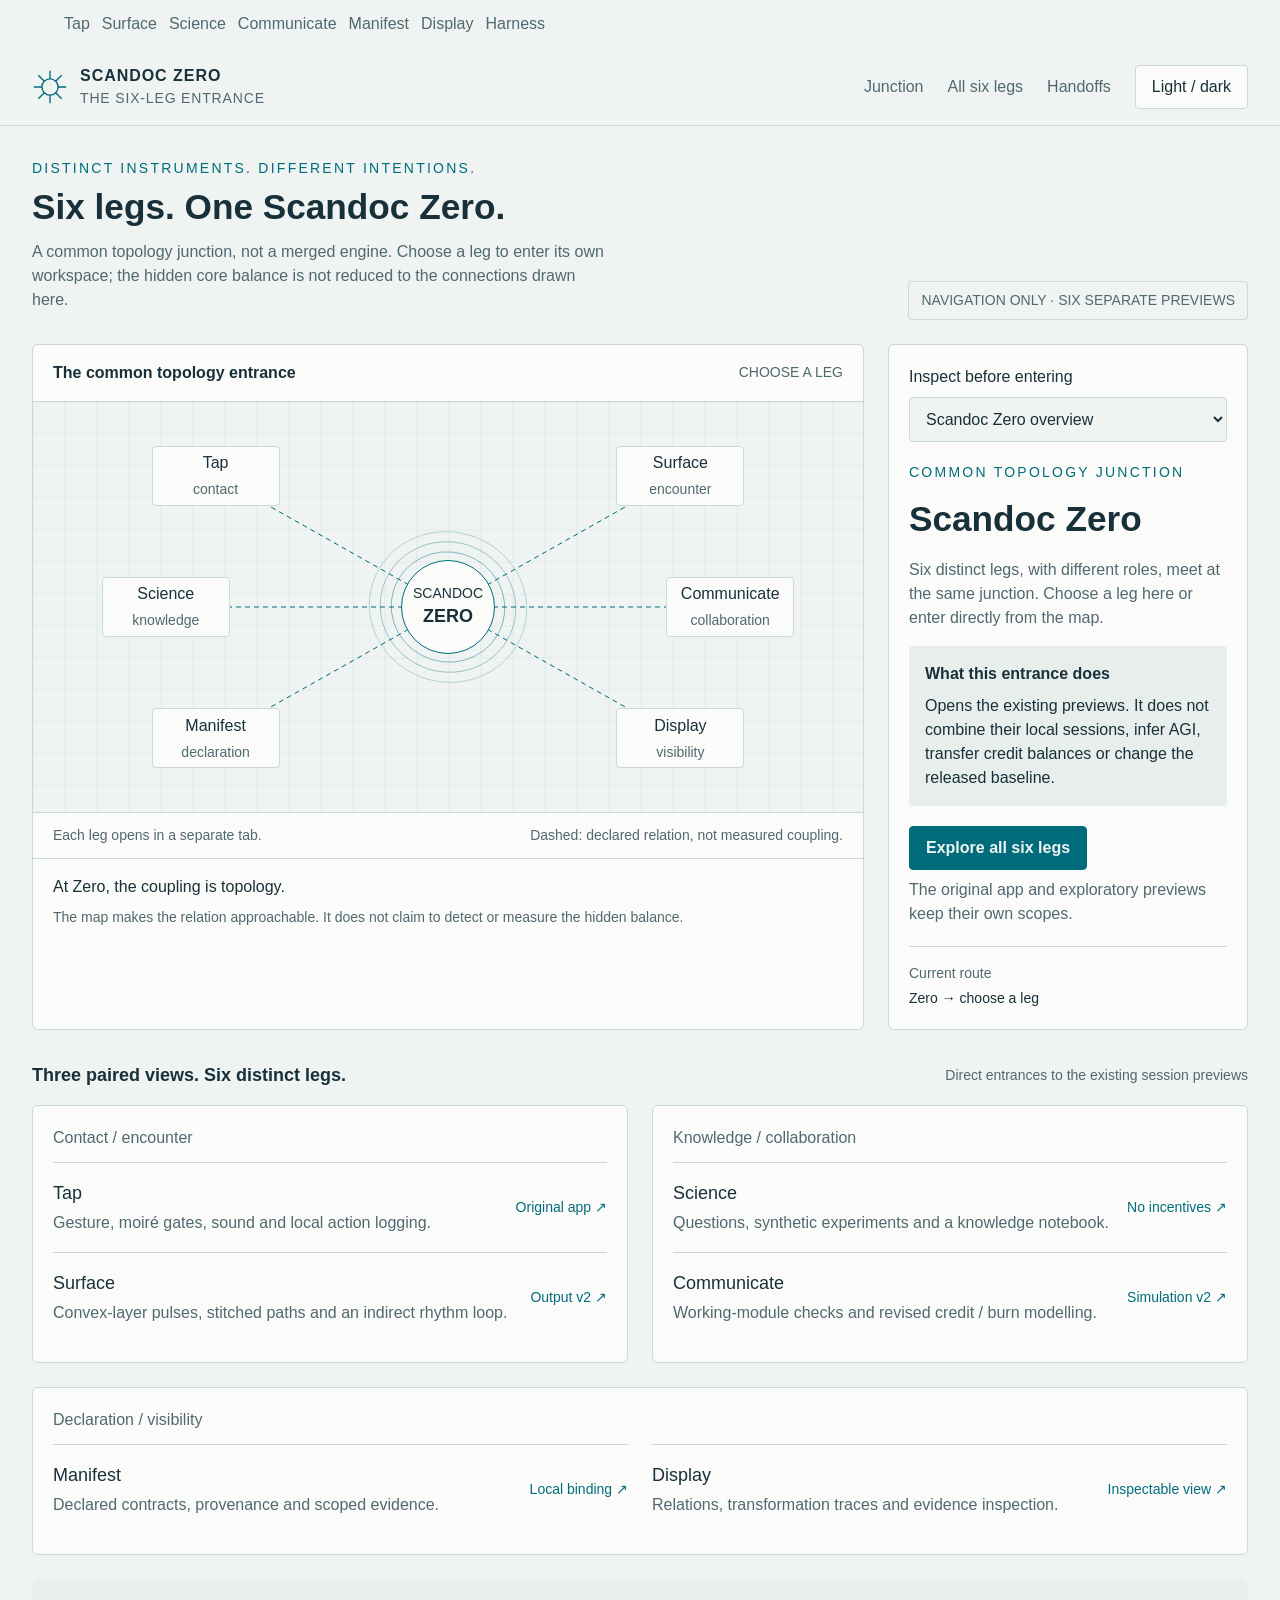
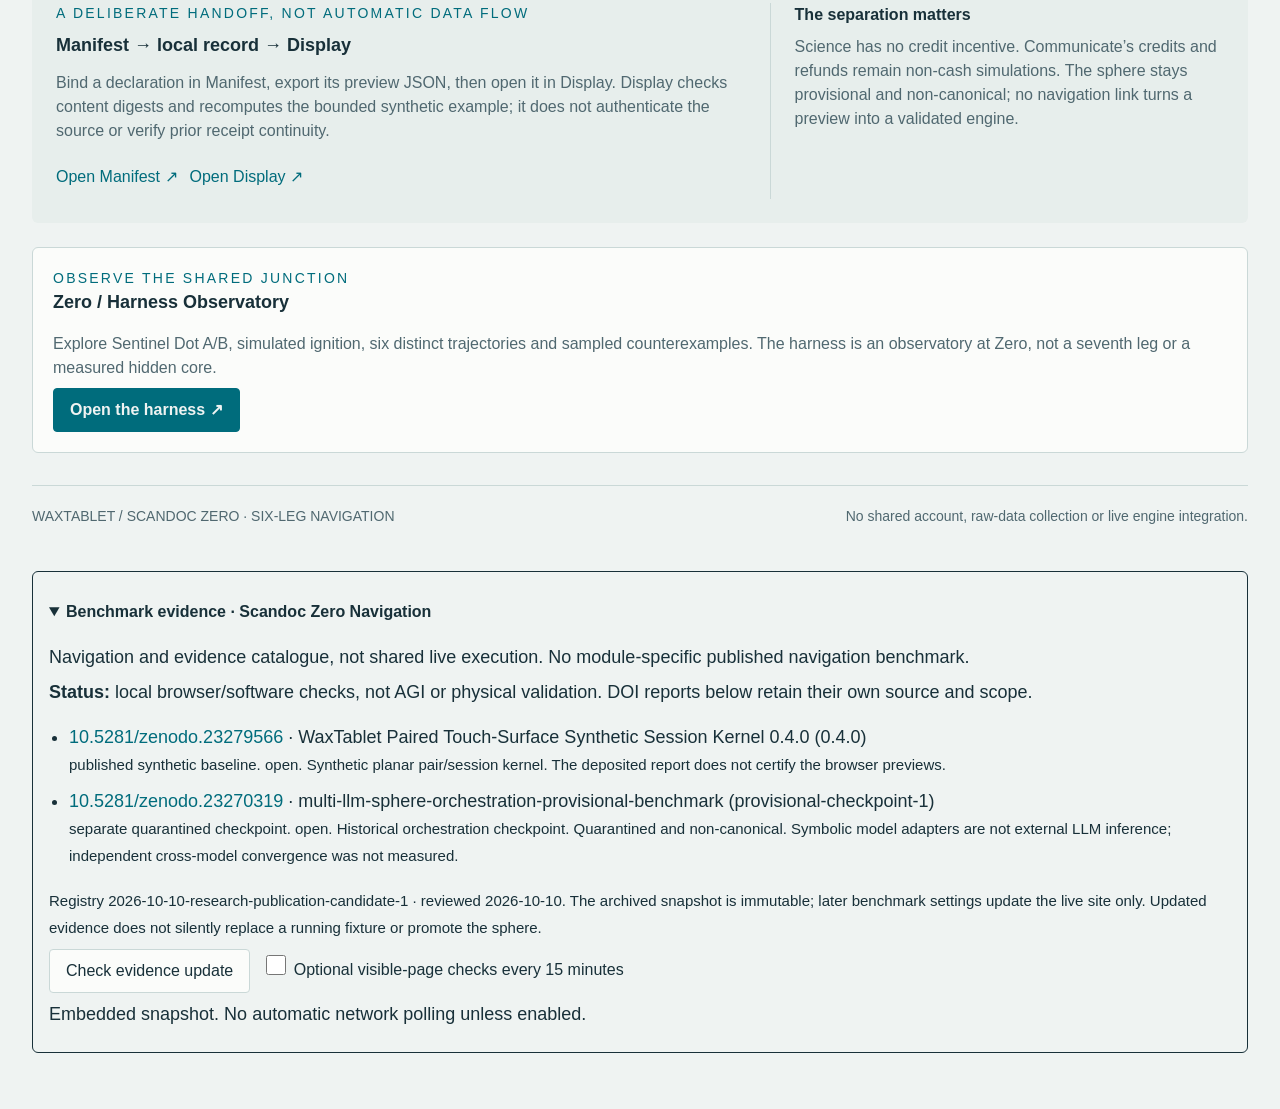
<file: site/index.html>
<!doctype html>
<html lang="en" data-mode="navigation">
  <head>
    <meta charset="utf-8" />
    <meta name="viewport" content="width=device-width,initial-scale=1" />
    <title>Scandoc Zero · Six-Leg Navigation</title>
    <link rel="stylesheet" href="base.css" />
    <link rel="stylesheet" href="style.css" />
    <script defer src="app.js"></script>
  </head>
  <body>
    <a class="skip" href="#main">Skip to the six-leg entrance</a>
    <nav aria-label="All editable preview modules" style="padding:12px 5%;display:flex;flex-wrap:wrap;gap:12px">
      <a href="./tap/">Tap</a>
      <a href="./surface/">Surface</a>
      <a href="./science/">Science</a>
      <a href="./communicate/">Communicate</a>
      <a href="./manifest/">Manifest</a>
      <a href="./display/">Display</a>
      <a href="./harness/">Harness</a>
    </nav>
    <header>
      <div class="brand">
        <svg viewBox="0 0 40 40" fill="none" role="img" aria-label="Scandoc Zero mark">
          <circle cx="20" cy="20" r="9" stroke="currentColor" stroke-width="1.5" />
          <path
            d="M20 2v9m0 18v9M2 20h9m18 0h9M7 7l7 7m12 12 7 7M7 33l7-7m12-12 7-7"
            stroke="currentColor"
            stroke-width="1.5"
          />
        </svg>
        <div>SCANDOC ZERO<small>THE SIX-LEG ENTRANCE</small></div>
      </div>
      <nav aria-label="Page sections">
        <a href="#junction">Junction</a><a href="#directory">All six legs</a
        ><a href="#handoff">Handoffs</a
        ><button id="theme" aria-label="Toggle light and dark theme">Light / dark</button>
      </nav>
    </header>
    <main id="main">
      <section class="intro">
        <div>
          <div class="eyebrow">Distinct instruments. Different intentions.</div>
          <h1>Six legs. One Scandoc Zero.</h1>
          <p class="lede">
            A common topology junction, not a merged engine. Choose a leg to enter its own
            workspace; the hidden core balance is not reduced to the connections drawn here.
          </p>
        </div>
        <span class="pill">NAVIGATION ONLY · SIX SEPARATE PREVIEWS</span>
      </section>
      <section class="workspace" id="junction">
        <article class="panel">
          <div class="panel-head">
            <h2>The common topology entrance</h2>
            <span class="muted">CHOOSE A LEG</span>
          </div>
          <div class="junction-map" id="map">
            <canvas id="wires" aria-hidden="true"></canvas>
            <a
              class="leg-node node-tap"
              data-leg="tap"
              href="./tap/"
              target="_blank"
              rel="noopener noreferrer"
              aria-label="Open Tap, original browser instrument, in a new tab"
              ><span>Tap</span><small>contact</small></a
            >
            <a
              class="leg-node node-surface"
              data-leg="surface"
              href="./surface/"
              target="_blank"
              rel="noopener noreferrer"
              aria-label="Open Surface, instrument preview, in a new tab"
              ><span>Surface</span><small>encounter</small></a
            >
            <a
              class="leg-node node-science"
              data-leg="science"
              href="./science/"
              target="_blank"
              rel="noopener noreferrer"
              aria-label="Open Science, knowledge-only preview, in a new tab"
              ><span>Science</span><small>knowledge</small></a
            >
            <a
              class="leg-node node-communicate"
              data-leg="communicate"
              href="./communicate/"
              target="_blank"
              rel="noopener noreferrer"
              aria-label="Open Communicate, revised credit-model preview, in a new tab"
              ><span>Communicate</span><small>collaboration</small></a
            >
            <a
              class="leg-node node-manifest"
              data-leg="manifest"
              href="./manifest/"
              target="_blank"
              rel="noopener noreferrer"
              aria-label="Open Manifest, contract and evidence preview, in a new tab"
              ><span>Manifest</span><small>declaration</small></a
            >
            <a
              class="leg-node node-display"
              data-leg="display"
              href="./display/"
              target="_blank"
              rel="noopener noreferrer"
              aria-label="Open Display, topology inspection preview, in a new tab"
              ><span>Display</span><small>visibility</small></a
            >
            <button class="zero-node" id="zero" aria-label="Inspect the Scandoc Zero overview">
              <span>SCANDOC</span><strong>ZERO</strong>
            </button>
          </div>
          <div class="map-foot">
            <span>Each leg opens in a separate tab.</span
            ><span>Dashed: declared relation, not measured coupling.</span>
          </div>
          <div class="junction-note">
            <strong>At Zero, the coupling is topology.</strong>
            <p>
              The map makes the relation approachable. It does not claim to detect or measure the
              hidden balance.
            </p>
          </div>
        </article>
        <aside class="panel controls inspector">
          <div class="field">
            <label for="inspect">Inspect before entering</label
            ><select id="inspect">
              <option value="zero">Scandoc Zero overview</option>
              <option value="tap">Tap</option>
              <option value="surface">Surface</option>
              <option value="science">Science</option>
              <option value="communicate">Communicate</option>
              <option value="manifest">Manifest</option>
              <option value="display">Display</option>
            </select>
          </div>
          <span id="leg-kind" class="eyebrow">COMMON TOPOLOGY JUNCTION</span>
          <h2 id="leg-title" class="inspector-title">Scandoc Zero</h2>
          <p id="leg-purpose">
            Six distinct legs, with different roles, meet at the same junction. Choose a leg here or
            enter directly from the map.
          </p>
          <div class="readout">
            <strong id="scope-title">What this entrance does</strong
            ><span id="scope-detail"
              >Opens the existing previews. It does not combine their local sessions, infer AGI,
              transfer credit balances or change the released baseline.</span
            >
          </div>
          <a id="open-leg" class="primary-link" href="#directory">Explore all six legs</a>
          <p class="help" id="open-note">
            The original app and the exploratory previews keep their own scopes.
          </p>
          <div class="separation">
            <span>Current route</span><strong id="route-label">Zero → choose a leg</strong>
          </div>
        </aside>
      </section>

      <section id="directory" class="directory-section">
        <div class="section-heading">
          <h2>Three paired views. Six distinct legs.</h2>
          <span class="help">Direct entrances to the existing session previews</span>
        </div>
        <div class="directory">
          <article class="pair">
            <h3>Contact / encounter</h3>
            <a
              class="entry"
              data-directory="tap"
              href="./tap/"
              target="_blank"
              rel="noopener noreferrer"
              ><div>
                <strong>Tap</strong
                ><span>Gesture, moiré gates, sound and local action logging.</span>
              </div>
              <small>Original app ↗</small></a
            ><a
              class="entry"
              data-directory="surface"
              href="./surface/"
              target="_blank"
              rel="noopener noreferrer"
              ><div>
                <strong>Surface</strong
                ><span>Convex-layer pulses, stitched paths and an indirect rhythm loop.</span>
              </div>
              <small>Output v2 ↗</small></a
            >
          </article>
          <article class="pair">
            <h3>Knowledge / collaboration</h3>
            <a
              class="entry"
              data-directory="science"
              href="./science/"
              target="_blank"
              rel="noopener noreferrer"
              ><div>
                <strong>Science</strong
                ><span>Questions, synthetic experiments and a knowledge notebook.</span>
              </div>
              <small>No incentives ↗</small></a
            ><a
              class="entry"
              data-directory="communicate"
              href="./communicate/"
              target="_blank"
              rel="noopener noreferrer"
              ><div>
                <strong>Communicate</strong
                ><span>Working-module checks and revised credit / burn modelling.</span>
              </div>
              <small>Simulation v2 ↗</small></a
            >
          </article>
          <article class="pair">
            <h3>Declaration / visibility</h3>
            <a
              class="entry"
              data-directory="manifest"
              href="./manifest/"
              target="_blank"
              rel="noopener noreferrer"
              ><div>
                <strong>Manifest</strong
                ><span>Declared contracts, provenance and scoped evidence.</span>
              </div>
              <small>Local binding ↗</small></a
            ><a
              class="entry"
              data-directory="display"
              href="./display/"
              target="_blank"
              rel="noopener noreferrer"
              ><div>
                <strong>Display</strong
                ><span>Relations, transformation traces and evidence inspection.</span>
              </div>
              <small>Inspectable view ↗</small></a
            >
          </article>
        </div>
      </section>

      <section id="handoff" class="handoff">
        <div>
          <div class="eyebrow">A deliberate handoff, not automatic data flow</div>
          <h2>Manifest → local record → Display</h2>
          <p>
            Bind a declaration in Manifest, export its preview JSON, then open it in Display.
            Display checks content digests and recomputes the bounded synthetic example; it does not
            authenticate the source or verify prior receipt continuity.
          </p>
          <div class="row">
            <a href="./manifest/" target="_blank" rel="noopener noreferrer">Open Manifest ↗</a
            ><a href="./display/" target="_blank" rel="noopener noreferrer">Open Display ↗</a>
          </div>
        </div>
        <aside>
          <h3>The separation matters</h3>
          <p>
            Science has no credit incentive. Communicate’s credits and refunds remain non-cash
            simulations. The sphere stays provisional and non-canonical; no navigation link turns a
            preview into a validated engine.
          </p>
        </aside>
      </section>
      <section class="panel content" style="margin-top: var(--s6)">
        <div class="eyebrow">Observe the shared junction</div>
        <h2>Zero / Harness Observatory</h2>
        <p>
          Explore Sentinel Dot A/B, simulated ignition, six distinct trajectories and sampled
          counterexamples. The harness is an observatory at Zero, not a seventh leg or a measured
          hidden core.
        </p>
        <a class="primary-link" href="./harness/" target="_blank" rel="noopener noreferrer"
          >Open the harness ↗</a
        >
      </section>
      <footer>
        <span>WAXTABLET / SCANDOC ZERO · SIX-LEG NAVIGATION</span
        ><span>No shared account, raw-data collection or live engine integration.</span>
      </footer>
    <!-- BEGIN BENCHMARK EVIDENCE -->
<section class="benchmark-evidence" aria-label="Scoped benchmark and DOI evidence" data-benchmark-revision="2026-10-10-research-publication-candidate-1"
 style="margin:24px 0;padding:16px;border:1px solid currentColor;border-radius:6px;line-height:1.5;overflow-wrap:anywhere">
 <details open><summary><strong>Benchmark evidence · Scandoc Zero Navigation</strong></summary>
 <p>Navigation and evidence catalogue, not shared live execution. No module-specific published navigation benchmark.</p>
 <p><strong>Status:</strong> local browser/software checks, not AGI or physical validation. DOI reports below retain their own source and scope.</p>
 <ul style="padding-left:20px"><li style="margin:10px 0"><a href="https://doi.org/10.5281/zenodo.23279566" target="_blank" rel="noopener noreferrer">10.5281/zenodo.23279566</a>
      <span> · WaxTablet Paired Touch-Surface Synthetic Session Kernel 0.4.0 (0.4.0)</span><br>
      <small>published synthetic baseline. open. Synthetic planar pair/session kernel. The deposited report does not certify the browser previews.</small></li><li style="margin:10px 0"><a href="https://doi.org/10.5281/zenodo.23270319" target="_blank" rel="noopener noreferrer">10.5281/zenodo.23270319</a>
      <span> · multi-llm-sphere-orchestration-provisional-benchmark (provisional-checkpoint-1)</span><br>
      <small>separate quarantined checkpoint. open. Historical orchestration checkpoint. Quarantined and non-canonical. Symbolic model adapters are not external LLM inference; independent cross-model convergence was not measured.</small></li></ul>
 <p><small>Registry 2026-10-10-research-publication-candidate-1 · reviewed 2026-10-10.
 The archived snapshot is immutable; later benchmark settings update the live site only.
 Updated evidence does not silently replace a running fixture or promote the sphere.</small></p>

    <div style="display:flex;gap:12px;flex-wrap:wrap;align-items:center">
      <button type="button" id="benchmark-refresh">Check evidence update</button>
      <label><input type="checkbox" id="benchmark-auto"> Optional visible-page checks every 15 minutes</label>
    </div>
    <p id="benchmark-update-status" role="status">Embedded snapshot. No automatic network polling unless enabled.</p>
    <div id="benchmark-update-links"></div>
    <script defer src="benchmark-updates.js"></script>
 </details>
</section>
<!-- END BENCHMARK EVIDENCE -->
</main>
  </body>
</html>
</file>
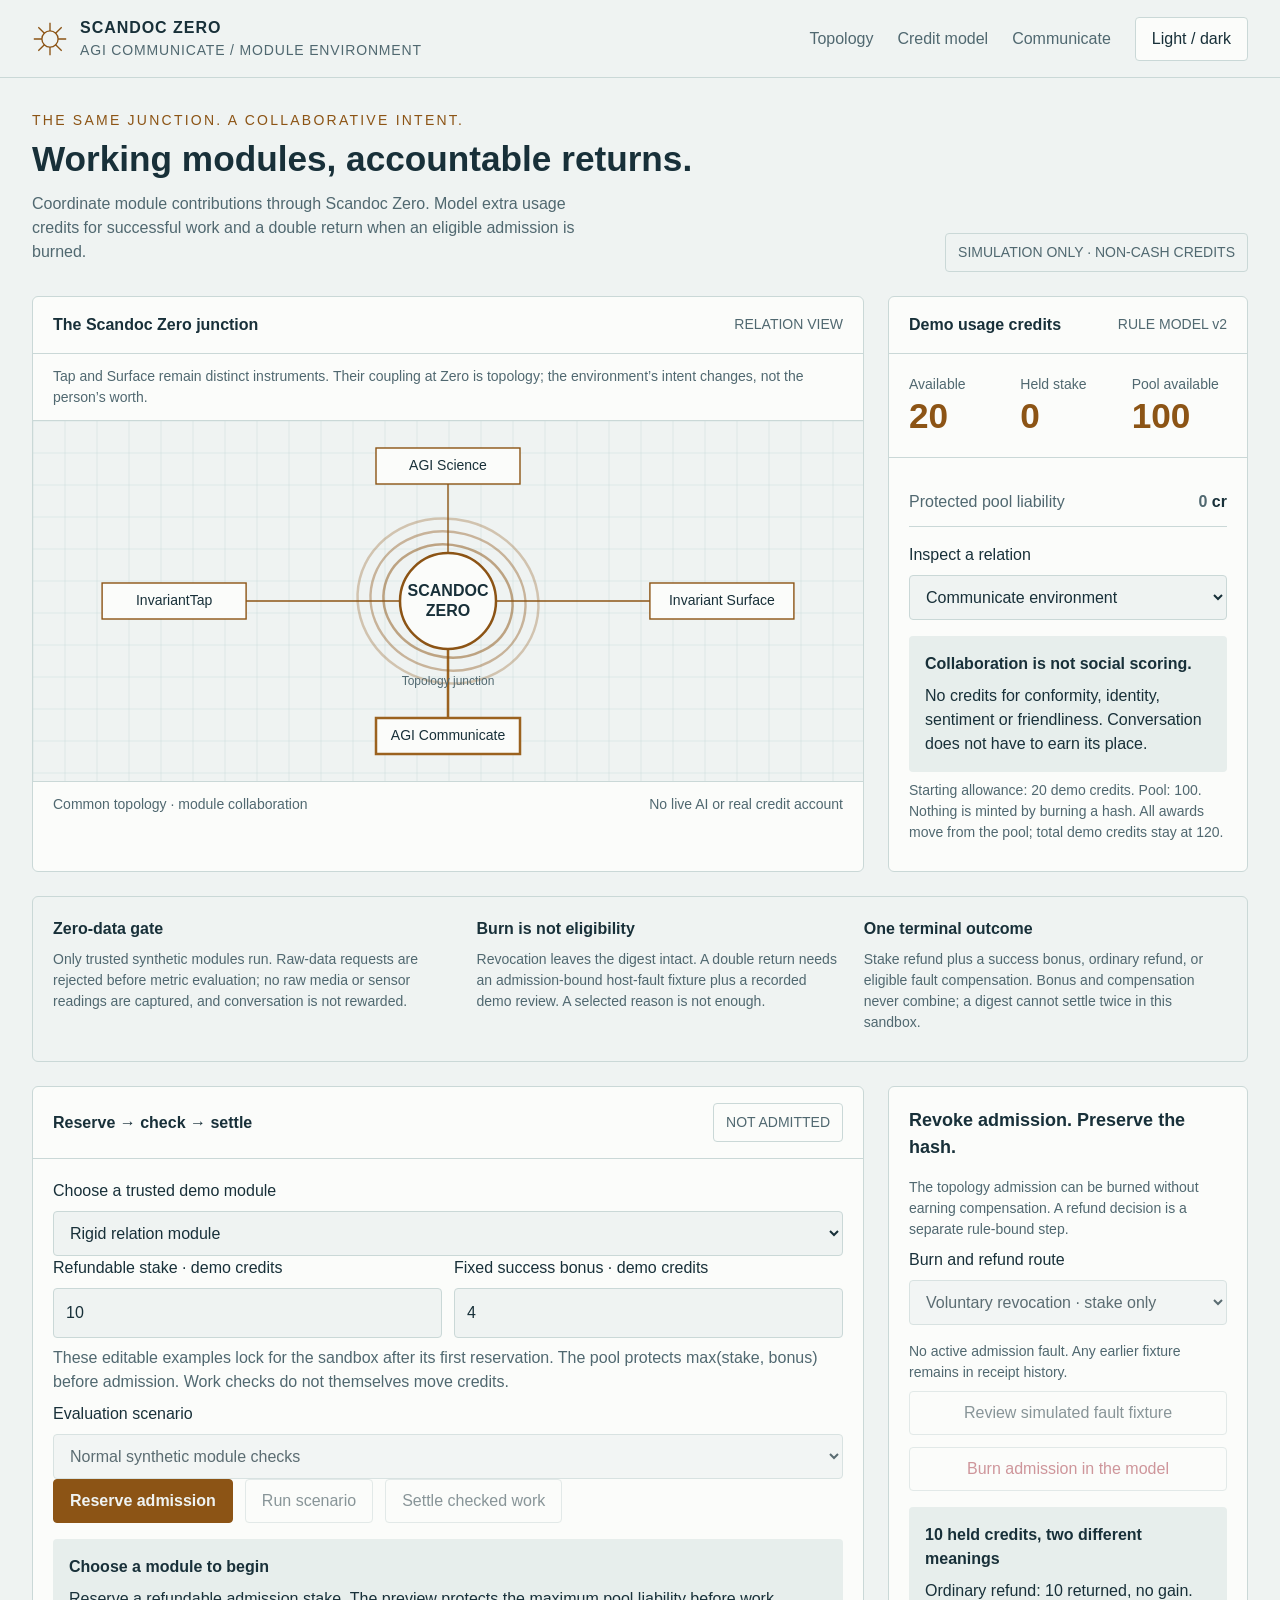
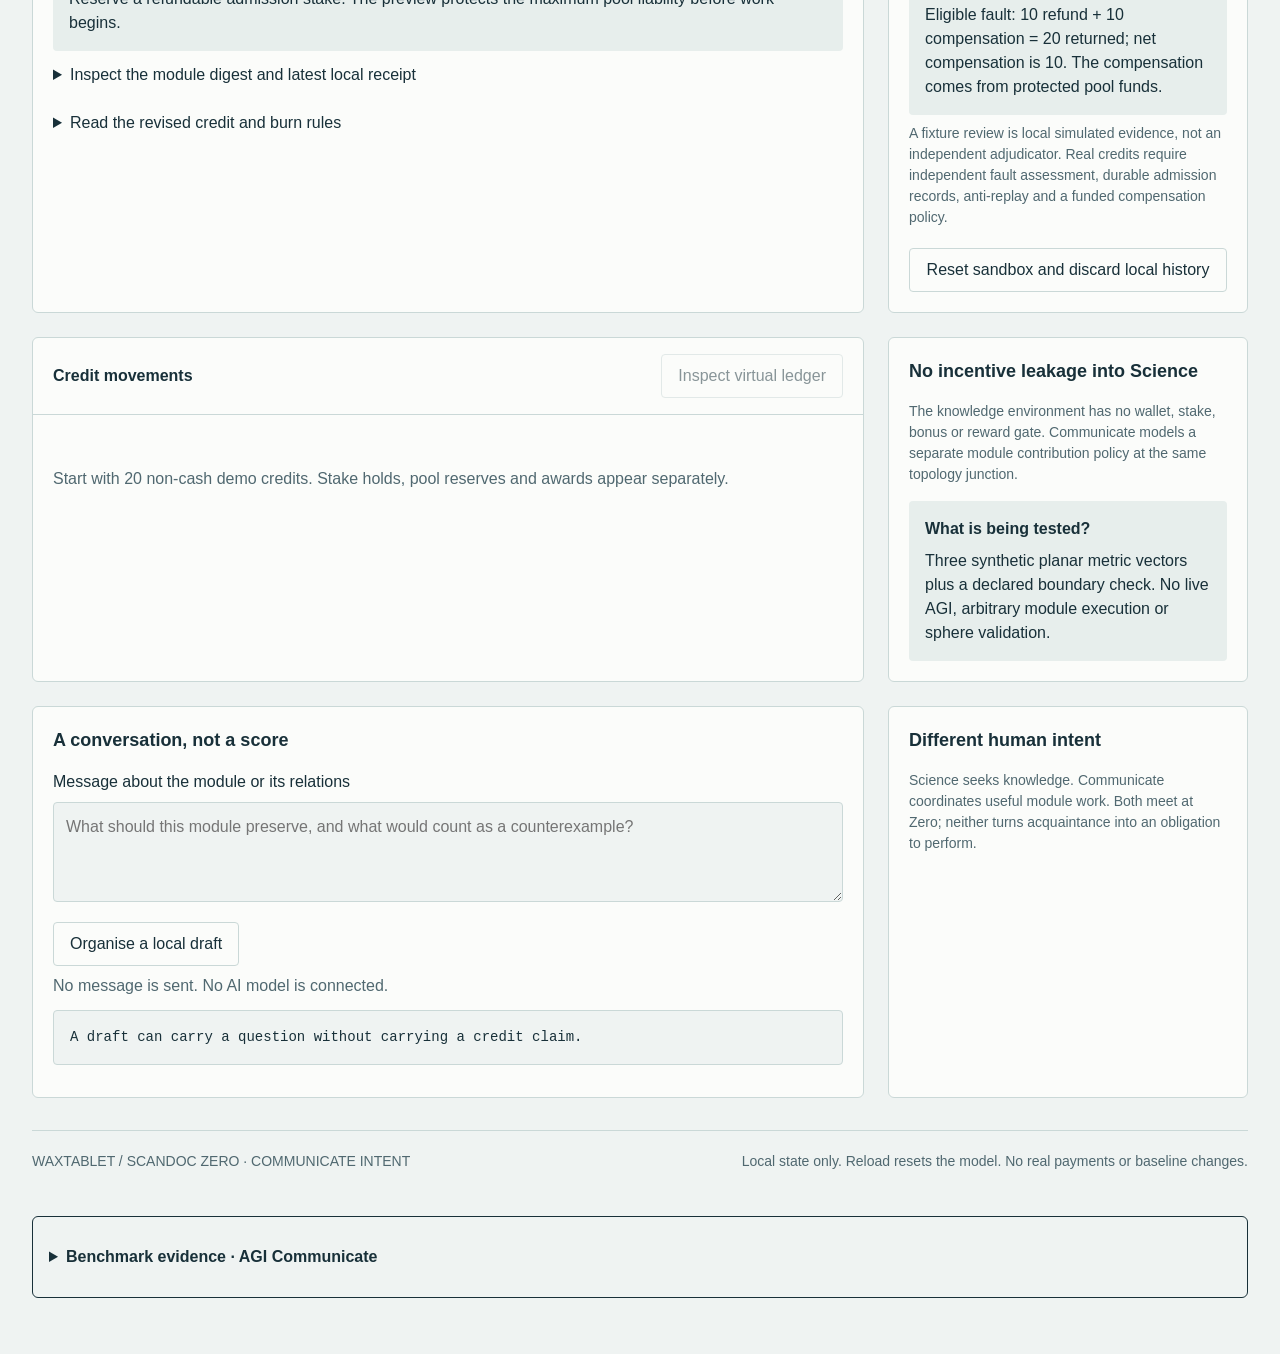
<file: site/communicate/index.html>
<!doctype html>
<html lang="en" data-mode="communicate">
  <head>
    <meta charset="utf-8" />
    <meta name="viewport" content="width=device-width,initial-scale=1" />
    <title>Scandoc Zero · AGI Communicate</title>
    <link rel="stylesheet" href="style.css" />
    <script defer src="core.js"></script>
  </head>
  <body>
    <a class="skip" href="#main">Skip to communicate workspace</a>
    <header>
      <div class="brand">
        <svg viewBox="0 0 40 40" fill="none" role="img" aria-label="Scandoc Zero mark">
          <circle cx="20" cy="20" r="9" stroke="currentColor" stroke-width="1.5" />
          <path
            d="M20 2v9m0 18v9M2 20h9m18 0h9M7 7l7 7m12 12 7 7M7 33l7-7m12-12 7-7"
            stroke="currentColor"
            stroke-width="1.5"
          />
        </svg>
        <div>SCANDOC ZERO<small>AGI COMMUNICATE / MODULE ENVIRONMENT</small></div>
      </div>
      <nav aria-label="Page sections">
        <a href="#topology">Topology</a><a href="#ledger-section">Credit model</a
        ><a href="#conversation">Communicate</a
        ><button id="theme" aria-label="Toggle light and dark theme">Light / dark</button>
      </nav>
    </header>
    <main id="main">
      <section class="intro">
        <div>
          <div class="eyebrow">The same junction. A collaborative intent.</div>
          <h1>Working modules, accountable returns.</h1>
          <p class="lede">
            Coordinate module contributions through Scandoc Zero. Model extra usage credits for
            successful work and a double return when an eligible admission is burned.
          </p>
        </div>
        <span class="pill">SIMULATION ONLY · NON-CASH CREDITS</span>
      </section>
      <section class="workspace" id="topology">
        <article class="panel">
          <div class="panel-head">
            <h2>The Scandoc Zero junction</h2>
            <span class="muted">RELATION VIEW</span>
          </div>
          <div class="topology-note">
            Tap and Surface remain distinct instruments. Their coupling at Zero is topology; the
            environment’s intent changes, not the person’s worth.
          </div>
          <div class="map-wrap">
            <canvas
              id="zero-map"
              role="img"
              aria-label="Scandoc Zero is the common topology junction linking Tap, Surface, Science and Communicate as distinct roles."
            ></canvas>
          </div>
          <div class="map-foot">
            <span id="focus-status">Common topology · module collaboration</span
            ><span>No live AI or real credit account</span>
          </div>
        </article>
        <aside class="panel">
          <div class="panel-head">
            <h2>Demo usage credits</h2>
            <span class="muted">RULE MODEL v2</span>
          </div>
          <div class="balance-grid">
            <div><span>Available</span><b id="wallet" class="ledger-number">20</b></div>
            <div><span>Held stake</span><b id="held" class="ledger-number">0</b></div>
            <div><span>Pool available</span><b id="pool" class="ledger-number">100</b></div>
          </div>
          <div class="controls">
            <div class="meta-line">
              <span>Protected pool liability</span
              ><strong><span id="pool-reserved">0</span> cr</strong>
            </div>
            <div class="field" style="margin-top: var(--s4)">
              <label for="map-focus">Inspect a relation</label
              ><select id="map-focus">
                <option value="communicate">Communicate environment</option>
                <option value="tap">InvariantTap</option>
                <option value="surface">Invariant Surface</option>
                <option value="science">Science environment</option>
              </select>
            </div>
            <div class="readout">
              <strong>Collaboration is not social scoring.</strong>No credits for conformity,
              identity, sentiment or friendliness. Conversation does not have to earn its place.
            </div>
            <p class="help">
              Starting allowance: 20 demo credits. Pool: 100. Nothing is minted by burning a hash.
              All awards move from the pool; total demo credits stay at 120.
            </p>
          </div>
        </aside>
      </section>
      <section class="boundary">
        <div>
          <h3>Zero-data gate</h3>
          <p>
            Only trusted synthetic modules run. Raw-data requests are rejected before metric
            evaluation; no raw media or sensor readings are captured, and conversation is not
            rewarded.
          </p>
        </div>
        <div>
          <h3>Burn is not eligibility</h3>
          <p>
            Revocation leaves the digest intact. A double return needs an admission-bound host-fault
            fixture plus a recorded demo review. A selected reason is not enough.
          </p>
        </div>
        <div>
          <h3>One terminal outcome</h3>
          <p>
            Stake refund plus a success bonus, ordinary refund, or eligible fault compensation.
            Bonus and compensation never combine; a digest cannot settle twice in this sandbox.
          </p>
        </div>
      </section>
      <section class="lower" id="ledger-section">
        <article class="panel">
          <div class="panel-head">
            <h2>Reserve → check → settle</h2>
            <span id="admission-state" class="pill">NOT ADMITTED</span>
          </div>
          <div class="content">
            <div class="field">
              <label for="module">Choose a trusted demo module</label
              ><select id="module">
                <option value="rigid">Rigid relation module</option>
                <option value="shear">Shear labelled as metric-invariant</option>
                <option value="leak">Raw-input boundary violation</option>
              </select>
            </div>
            <div class="rules-grid">
              <div class="field">
                <label for="stake">Refundable stake · demo credits</label
                ><input id="stake" type="number" min="1" max="20" step="1" value="10" />
              </div>
              <div class="field">
                <label for="reward">Fixed success bonus · demo credits</label
                ><input id="reward" type="number" min="0" max="20" step="1" value="4" />
              </div>
            </div>
            <p class="help">
              These editable examples lock for the sandbox after its first reservation. The pool
              protects max(stake, bonus) before admission. Work checks do not themselves move
              credits.
            </p>
            <div class="field">
              <label for="evaluation-scenario">Evaluation scenario</label
              ><select id="evaluation-scenario" disabled>
                <option value="normal">Normal synthetic module checks</option>
                <option value="host-fault">Simulated host outage before metric evaluation</option>
              </select>
            </div>
            <div class="row">
              <button id="reserve" class="primary">Reserve admission</button
              ><button id="run" disabled>Run scenario</button
              ><button id="settle" disabled>Settle checked work</button>
            </div>
            <ul class="tests" id="checks" aria-label="Module test results"></ul>
            <div id="result" class="readout" role="status">
              <strong id="result-title">Choose a module to begin</strong
              ><span id="result-detail"
                >Reserve a refundable admission stake. The preview protects the maximum pool
                liability before work begins.</span
              >
            </div>
            <details>
              <summary>Inspect the module digest and latest local receipt</summary>
              <p class="help">
                The digest covers normalized algorithm, boundary, dataset and claim descriptors, not
                the module name. SHA-256 binds record contents; it does not prove truth or
                independence. The prototype policy version is bound to every receipt, but this is
                not the released receipt format.
              </p>
              <p class="mono" id="module-hash">No digest yet</p>
              <pre class="terminal" id="receipt">Reserve a module to create a local record.</pre>
            </details>
            <details>
              <summary>Read the revised credit and burn rules</summary>
              <p class="help">
                Success: refundable stake + the fixed usage bonus. Rejection or voluntary
                withdrawal: stake only. Reviewed host-fault burn: stake + equal compensation, with
                no success bonus. Hash history survives every burn.
              </p>
              <p class="help">
                Compensation is bounded by the protected pool reserve. It cannot be granted by
                choosing a reason alone. Repeated settlement of a digest is blocked within this
                sandbox. Reset or reload starts a fresh simulation, not a funded account.
              </p>
            </details>
          </div>
        </article>
        <aside class="panel controls">
          <h2>Revoke admission. Preserve the hash.</h2>
          <p class="help">
            The topology admission can be burned without earning compensation. A refund decision is
            a separate rule-bound step.
          </p>
          <div class="field">
            <label for="burn-reason">Burn and refund route</label
            ><select id="burn-reason" disabled>
              <option value="voluntary">Voluntary revocation · stake only</option>
              <option value="system-fault">Reviewed host fault · double return</option>
            </select>
          </div>
          <p id="fault-status" class="help" role="status">No fault evidence recorded.</p>
          <button id="review-fault" class="wide" disabled>Review simulated fault fixture</button
          ><button id="burn" class="wide danger" disabled style="margin-top: var(--s3)">
            Burn admission in the model
          </button>
          <div class="readout">
            <strong>10 held credits, two different meanings</strong>Ordinary refund: 10 returned, no
            gain. Eligible fault: 10 refund + 10 compensation = 20 returned; net compensation is 10.
            The compensation comes from protected pool funds.
          </div>
          <p class="help">
            A fixture review is local simulated evidence, not an independent adjudicator. Real
            credits require independent fault assessment, durable admission records, anti-replay and
            a funded compensation policy.
          </p>
          <button id="reset" class="wide" style="margin-top: var(--s3)">
            Reset sandbox and discard local history
          </button>
        </aside>
      </section>
      <section class="lower">
        <article class="panel">
          <div class="panel-head">
            <h2>Credit movements</h2>
            <button id="export" disabled>Inspect virtual ledger</button>
          </div>
          <div class="content"><div id="ledger" class="history"></div></div>
        </article>
        <aside class="panel controls">
          <h2>No incentive leakage into Science</h2>
          <p class="help">
            The knowledge environment has no wallet, stake, bonus or reward gate. Communicate models
            a separate module contribution policy at the same topology junction.
          </p>
          <div class="readout">
            <strong>What is being tested?</strong>Three synthetic planar metric vectors plus a
            declared boundary check. No live AGI, arbitrary module execution or sphere validation.
          </div>
        </aside>
      </section>
      <section class="lower" id="conversation">
        <article class="panel content">
          <h2>A conversation, not a score</h2>
          <label for="message">Message about the module or its relations</label
          ><textarea
            id="message"
            maxlength="2000"
            placeholder="What should this module preserve, and what would count as a counterexample?"
          ></textarea
          ><button id="draft" style="margin-top: var(--s3)">Organise a local draft</button>
          <p id="draft-status" class="help" role="status">
            No message is sent. No AI model is connected.
          </p>
          <pre id="draft-output" class="terminal">
A draft can carry a question without carrying a credit claim.</pre
          >
        </article>
        <aside class="panel controls">
          <h2>Different human intent</h2>
          <p class="help">
            Science seeks knowledge. Communicate coordinates useful module work. Both meet at Zero;
            neither turns acquaintance into an obligation to perform.
          </p>
        </aside>
      </section>
      <footer>
        <span>WAXTABLET / SCANDOC ZERO · COMMUNICATE INTENT</span
        ><span
          >Local state only. Reload resets the model. No real payments or baseline changes.</span
        >
      </footer>
    <!-- BEGIN BENCHMARK EVIDENCE -->
<section class="benchmark-evidence" aria-label="Scoped benchmark and DOI evidence" data-benchmark-revision="2026-10-10-research-publication-candidate-1"
 style="margin:24px 0;padding:16px;border:1px solid currentColor;border-radius:6px;line-height:1.5;overflow-wrap:anywhere">
 <details><summary><strong>Benchmark evidence · AGI Communicate</strong></summary>
 <p>Virtual, memory-only credits, bonuses and evidence-bound compensation. No module-specific published credit-policy benchmark and no real accounts, money or social score.</p>
 <p><strong>Status:</strong> local browser/software checks, not AGI or physical validation. DOI reports below retain their own source and scope.</p>
 <p>No directly underpinning published DOI benchmark is assigned. Do not invent one.</p>
 <p><small>Registry 2026-10-10-research-publication-candidate-1 · reviewed 2026-10-10.
 The archived snapshot is immutable; later benchmark settings update the live site only.
 Updated evidence does not silently replace a running fixture or promote the sphere.</small></p>

 </details>
</section>
<!-- END BENCHMARK EVIDENCE -->
</main>
  </body>
</html>
</file>
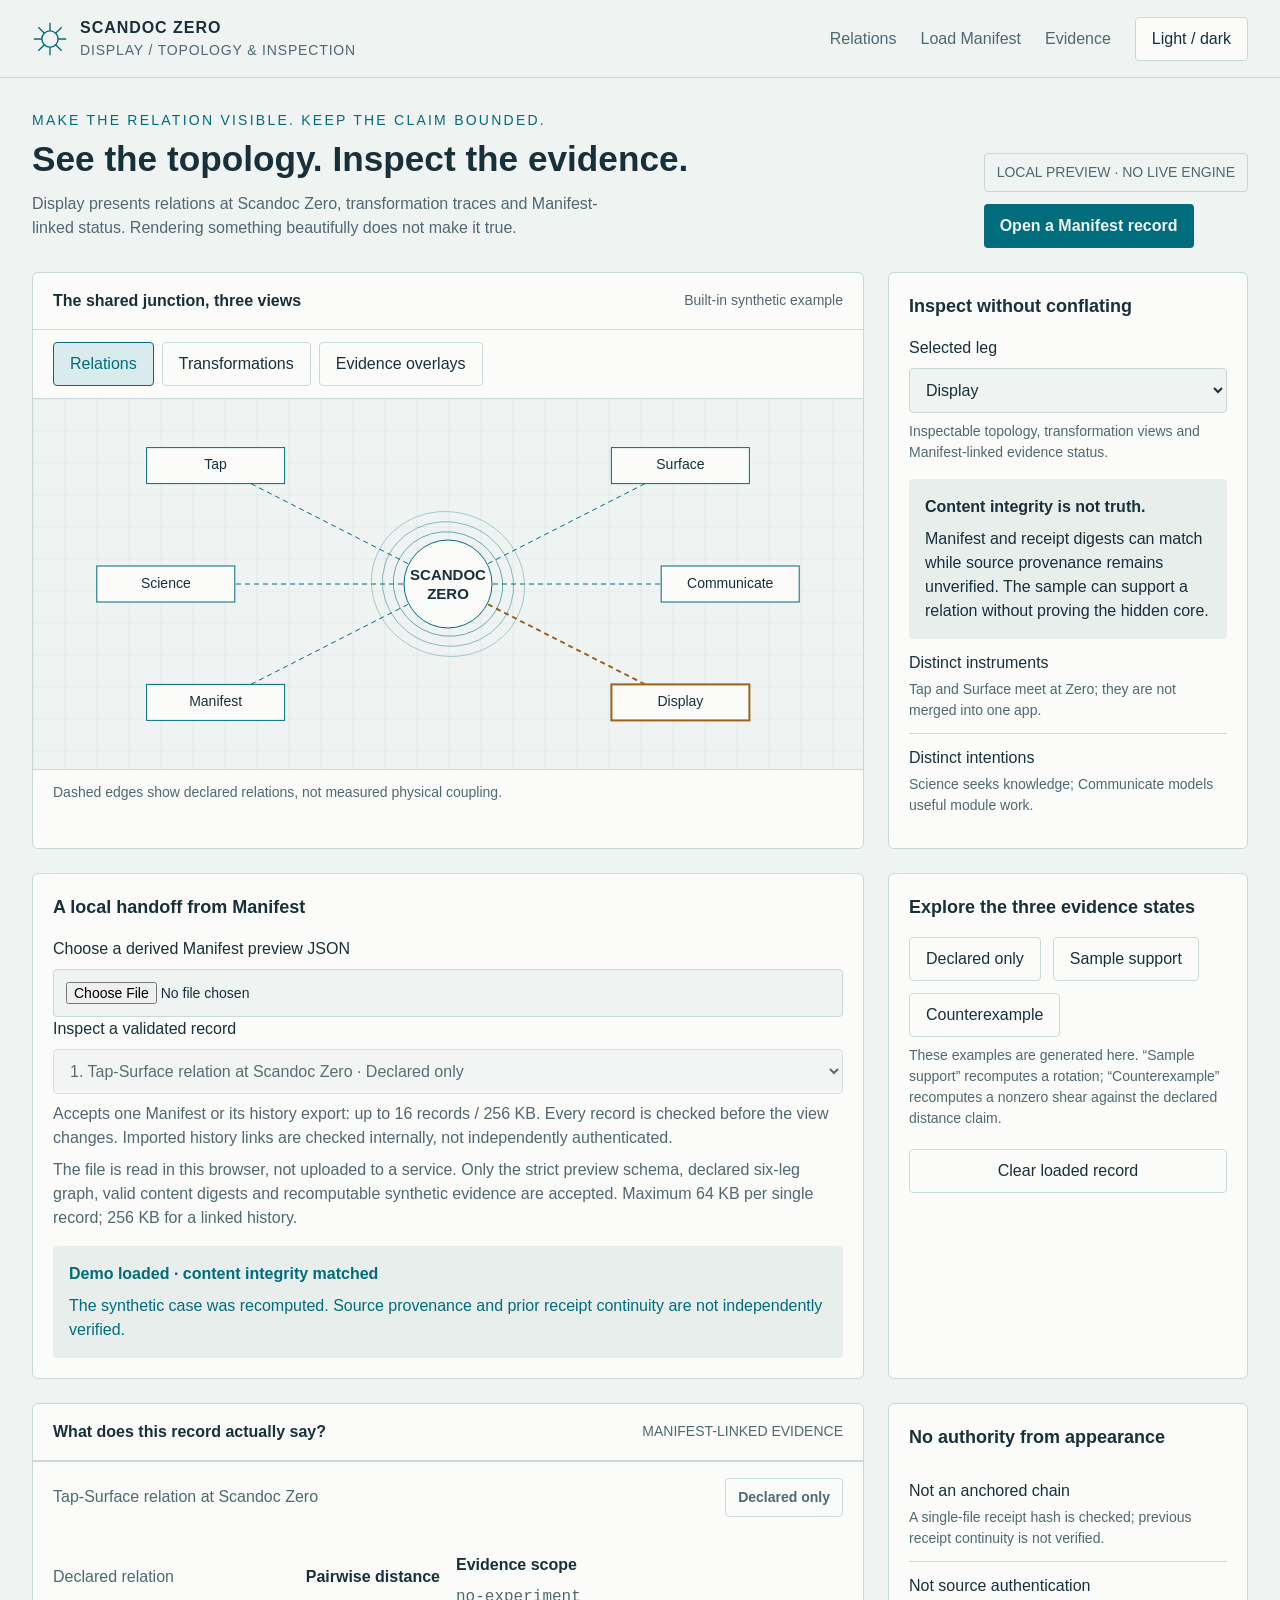
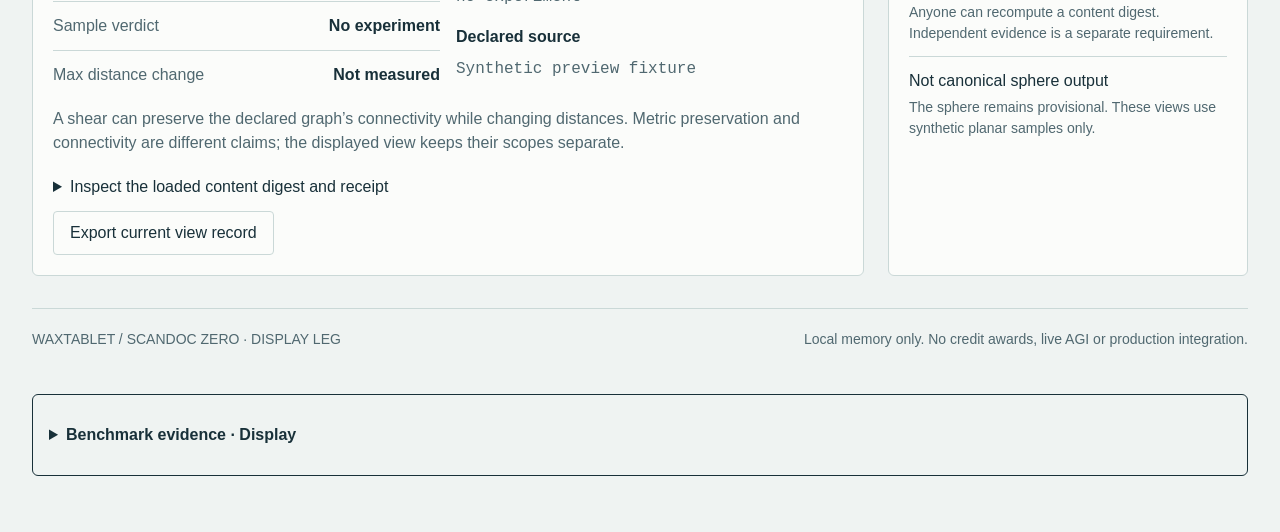
<file: site/display/index.html>
<!doctype html>
<html lang="en" data-mode="display">
  <head>
    <meta charset="utf-8" />
    <meta name="viewport" content="width=device-width,initial-scale=1" />
    <title>Scandoc Zero · Display</title>
    <link rel="stylesheet" href="style.css" />
    <link rel="stylesheet" href="facets.css" />
    <script defer src="core.js"></script>
  </head>
  <body>
    <a class="skip" href="#main">Skip to Display workspace</a>
    <header>
      <div class="brand">
        <svg viewBox="0 0 40 40" fill="none" role="img" aria-label="Scandoc Zero mark">
          <circle cx="20" cy="20" r="9" stroke="currentColor" stroke-width="1.5" />
          <path
            d="M20 2v9m0 18v9M2 20h9m18 0h9M7 7l7 7m12 12 7 7M7 33l7-7m12-12 7-7"
            stroke="currentColor"
            stroke-width="1.5"
          />
        </svg>
        <div>SCANDOC ZERO<small>DISPLAY / TOPOLOGY &amp; INSPECTION</small></div>
      </div>
      <nav aria-label="Page sections">
        <a href="#topology">Relations</a><a href="#load-record">Load Manifest</a
        ><a href="#evidence">Evidence</a
        ><button id="theme" aria-label="Toggle light and dark theme">Light / dark</button>
      </nav>
    </header>
    <main id="main">
      <section class="intro">
        <div>
          <div class="eyebrow">Make the relation visible. Keep the claim bounded.</div>
          <h1>See the topology. Inspect the evidence.</h1>
          <p class="lede">
            Display presents relations at Scandoc Zero, transformation traces and Manifest-linked
            status. Rendering something beautifully does not make it true.
          </p>
        </div>
        <div>
          <span class="pill">LOCAL PREVIEW · NO LIVE ENGINE</span>
          <div style="margin-top: var(--s3)">
            <a class="primary-link" href="#load-record">Open a Manifest record</a>
          </div>
        </div>
      </section>
      <section class="workspace" id="topology">
        <article class="panel">
          <div class="panel-head">
            <h2>The shared junction, three views</h2>
            <span id="load-origin" class="muted">Built-in synthetic example</span>
          </div>
          <div class="segments" role="group" aria-label="Display view">
            <button data-view="relations" aria-pressed="true">Relations</button
            ><button data-view="transformations" aria-pressed="false">Transformations</button
            ><button data-view="evidence" aria-pressed="false">Evidence overlays</button>
          </div>
          <div class="map-wrap visual-fit">
            <canvas
              id="zero-map"
              role="img"
              aria-label="Relations, transformations and evidence views for the six Scandoc Zero legs."
            ></canvas>
          </div>
          <div class="map-foot">
            <span id="view-caption"
              >Dashed edges show declared relations, not measured physical coupling.</span
            >
          </div>
        </article>
        <aside class="panel controls">
          <h2>Inspect without conflating</h2>
          <div class="field">
            <label for="leg-focus">Selected leg</label
            ><select id="leg-focus">
              <option value="display">Display</option>
              <option value="manifest">Manifest</option>
              <option value="tap">Tap</option>
              <option value="surface">Surface</option>
              <option value="science">Science</option>
              <option value="communicate">Communicate</option>
            </select>
            <p id="leg-note" class="help"></p>
          </div>
          <div class="readout">
            <strong>Content integrity is not truth.</strong>Manifest and receipt digests can match
            while source provenance remains unverified. The sample can support a relation without
            proving the hidden core.
          </div>
          <ul class="detail-list">
            <li>
              <strong>Distinct instruments</strong
              ><span>Tap and Surface meet at Zero; they are not merged into one app.</span>
            </li>
            <li>
              <strong>Distinct intentions</strong
              ><span>Science seeks knowledge; Communicate models useful module work.</span>
            </li>
          </ul>
        </aside>
      </section>
      <section class="lower" id="load-record">
        <article class="panel content">
          <h2>A local handoff from Manifest</h2>
          <label for="import">Choose a derived Manifest preview JSON</label
          ><input id="import" data-work-control type="file" accept=".json,application/json" />
          <label for="record-select">Inspect a validated record</label>
          <select id="record-select" data-work-control disabled aria-label="Imported Manifest records">
            <option>No imported records</option>
          </select>
          <p class="help">Accepts one Manifest or its history export: up to 16 records / 256 KB.
            Every record is checked before the view changes. Imported history links are checked
            internally, not independently authenticated.</p>
          <p class="help">
            The file is read in this browser, not uploaded to a service. Only the strict preview
            schema, declared six-leg graph, valid content digests and recomputable synthetic
            evidence are accepted. Maximum 64 KB per single record; 256 KB for a linked history.
          </p>
          <div class="readout" id="action-status" role="status">
            <strong id="action-title">Preparing local example</strong
            ><span id="action-detail"
              >No raw media, identity or production receipt is requested.</span
            >
          </div>
        </article>
        <aside class="panel controls">
          <h2>Explore the three evidence states</h2>
          <div class="row">
            <button data-demo="none" data-work-control>Declared only</button
            ><button data-demo="rotation" data-work-control>Sample support</button
            ><button data-demo="shear" data-work-control>Counterexample</button>
          </div>
          <p class="help">
            These examples are generated here. “Sample support” recomputes a rotation;
            “Counterexample” recomputes a nonzero shear against the declared distance claim.
          </p>
          <button id="clear" data-work-control class="wide" style="margin-top: var(--s3)">
            Clear loaded record
          </button>
        </aside>
      </section>
      <section class="lower" id="evidence">
        <article class="panel">
          <div class="panel-head">
            <h2>What does this record actually say?</h2>
            <span class="muted">MANIFEST-LINKED EVIDENCE</span>
          </div>
          <div class="evidence-strip">
            <span id="record-title" class="record-title">No bound record.</span
            ><b id="evidence-badge" class="badge">No record</b>
          </div>
          <div class="content">
            <div class="facet-grid">
              <div>
                <div class="meta-line">
                  <span>Declared relation</span
                  ><strong id="relation-label">Pairwise distance</strong>
                </div>
                <div class="meta-line">
                  <span>Sample verdict</span><strong id="verdict">No experiment</strong>
                </div>
                <div class="meta-line">
                  <span>Max distance change</span><strong id="residual">Not measured</strong>
                </div>
              </div>
              <div>
                <h3>Evidence scope</h3>
                <p id="scope" class="mono">No experiment</p>
                <h3 style="margin-top: var(--s4)">Declared source</h3>
                <p id="source-label" class="mono">No source</p>
              </div>
            </div>
            <p class="help">
              A shear can preserve the declared graph’s connectivity while changing distances.
              Metric preservation and connectivity are different claims; the displayed view keeps
              their scopes separate.
            </p>
            <details>
              <summary>Inspect the loaded content digest and receipt</summary>
              <code id="digest" class="fact">No bound digest</code>
              <pre id="record" class="terminal">No record.</pre>
            </details>
            <button id="export" disabled>Export current view record</button>
          </div>
        </article>
        <aside class="panel controls">
          <h2>No authority from appearance</h2>
          <ul class="detail-list">
            <li>
              <strong>Not an anchored chain</strong
              ><span
                >A single-file receipt hash is checked; previous receipt continuity is not
                verified.</span
              >
            </li>
            <li>
              <strong>Not source authentication</strong
              ><span
                >Anyone can recompute a content digest. Independent evidence is a separate
                requirement.</span
              >
            </li>
            <li>
              <strong>Not canonical sphere output</strong
              ><span
                >The sphere remains provisional. These views use synthetic planar samples
                only.</span
              >
            </li>
          </ul>
        </aside>
      </section>
      <footer>
        <span>WAXTABLET / SCANDOC ZERO · DISPLAY LEG</span
        ><span>Local memory only. No credit awards, live AGI or production integration.</span>
      </footer>
    <!-- BEGIN BENCHMARK EVIDENCE -->
<section class="benchmark-evidence" aria-label="Scoped benchmark and DOI evidence" data-benchmark-revision="2026-10-10-research-publication-candidate-1"
 style="margin:24px 0;padding:16px;border:1px solid currentColor;border-radius:6px;line-height:1.5;overflow-wrap:anywhere">
 <details><summary><strong>Benchmark evidence · Display</strong></summary>
 <p>Manifest single/history inspection and synthetic recomputation. No module-specific published inspection benchmark; content integrity is not authenticated provenance.</p>
 <p><strong>Status:</strong> local browser/software checks, not AGI or physical validation. DOI reports below retain their own source and scope.</p>
 <ul style="padding-left:20px"><li style="margin:10px 0"><a href="https://doi.org/10.5281/zenodo.23279566" target="_blank" rel="noopener noreferrer">10.5281/zenodo.23279566</a>
      <span> · WaxTablet Paired Touch-Surface Synthetic Session Kernel 0.4.0 (0.4.0)</span><br>
      <small>evidence interpretation foundation; not Display certification. open. Synthetic planar pair/session kernel. The deposited report does not certify the browser previews.</small></li></ul>
 <p><small>Registry 2026-10-10-research-publication-candidate-1 · reviewed 2026-10-10.
 The archived snapshot is immutable; later benchmark settings update the live site only.
 Updated evidence does not silently replace a running fixture or promote the sphere.</small></p>

 </details>
</section>
<!-- END BENCHMARK EVIDENCE -->
</main>
  </body>
</html>
</file>
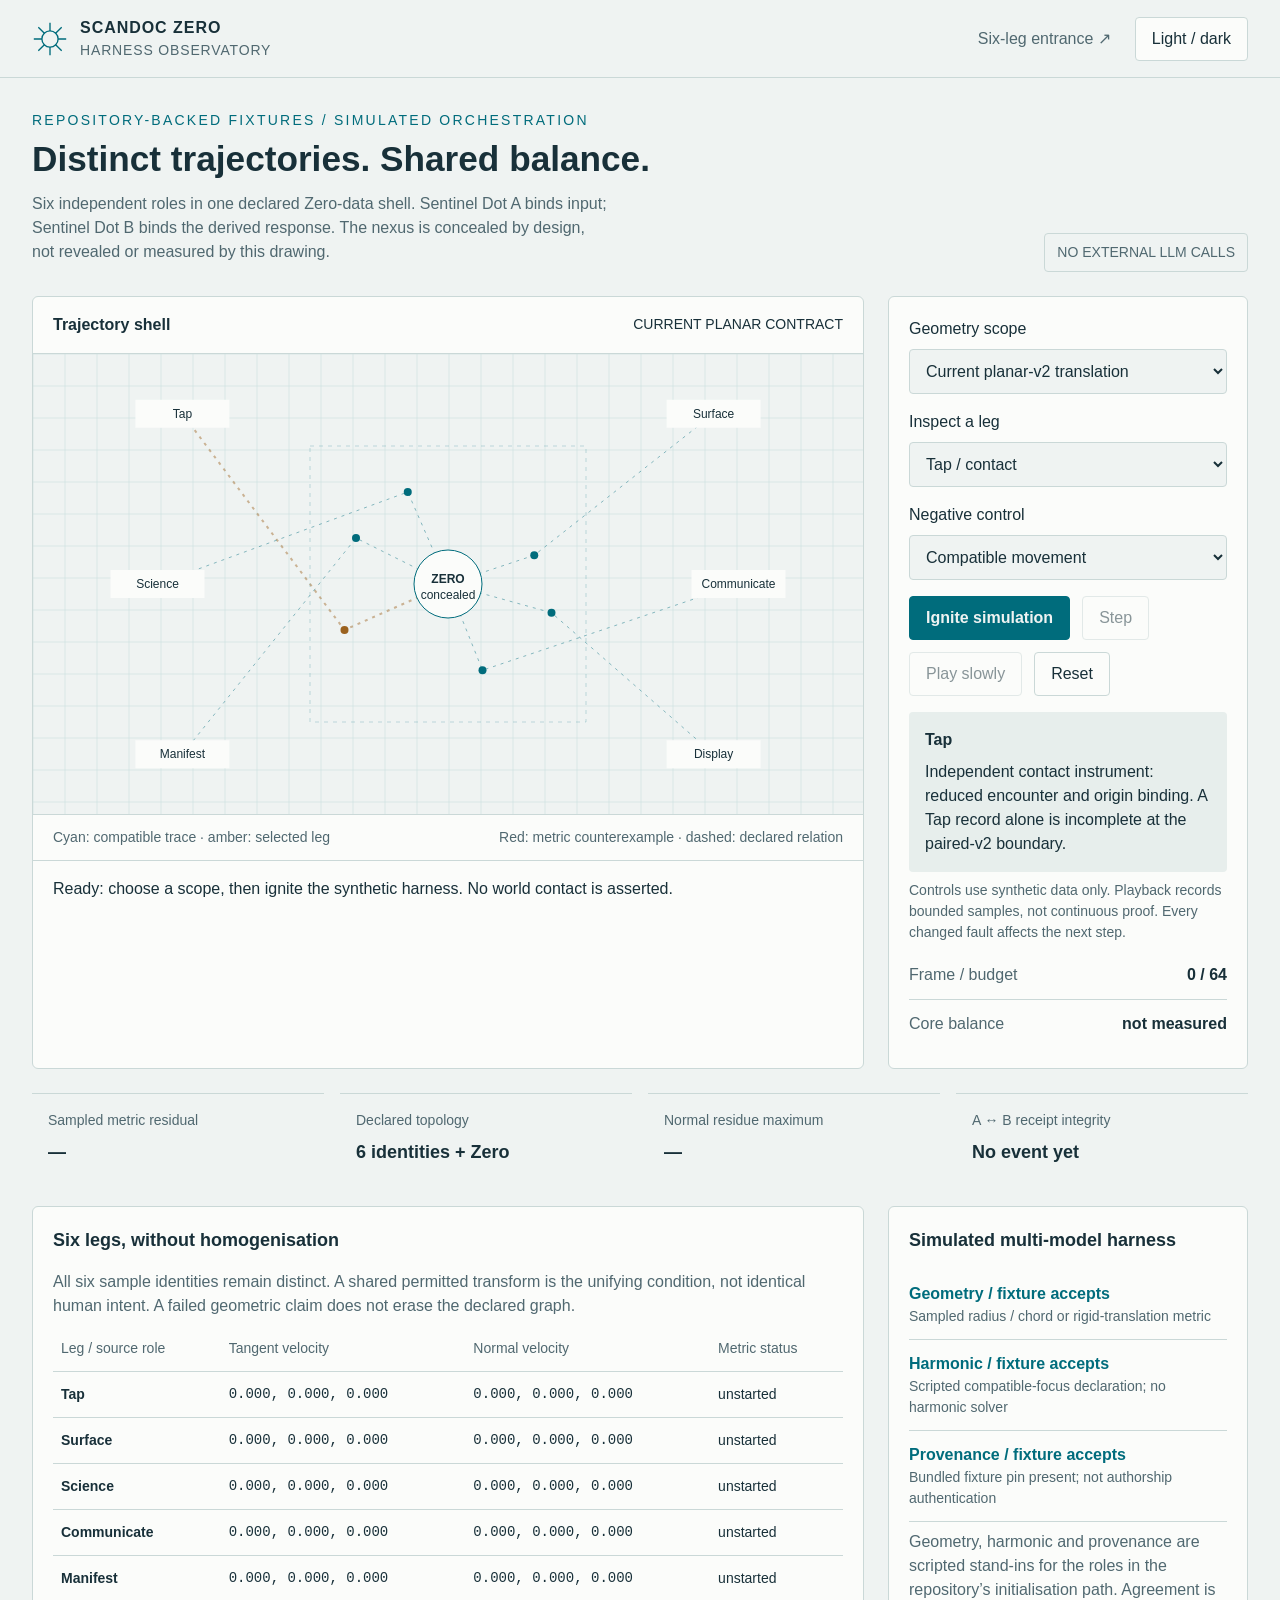
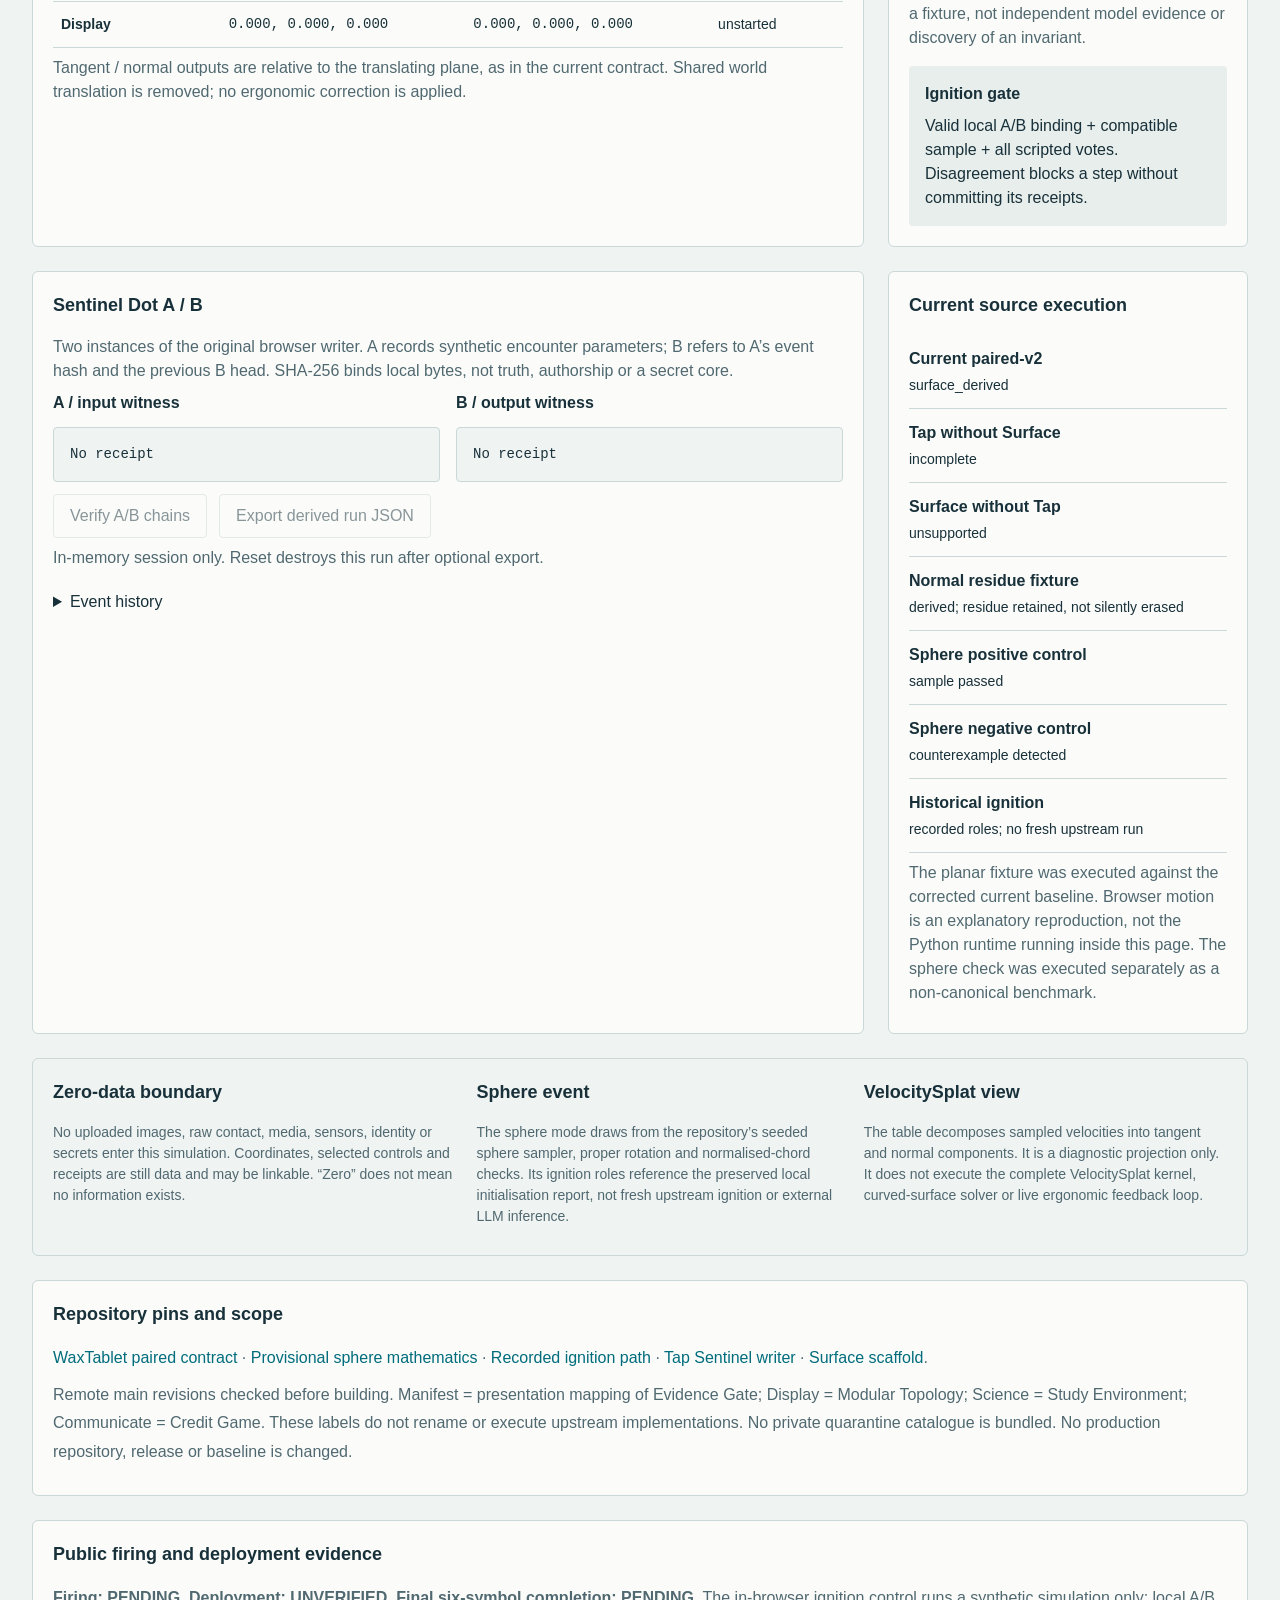
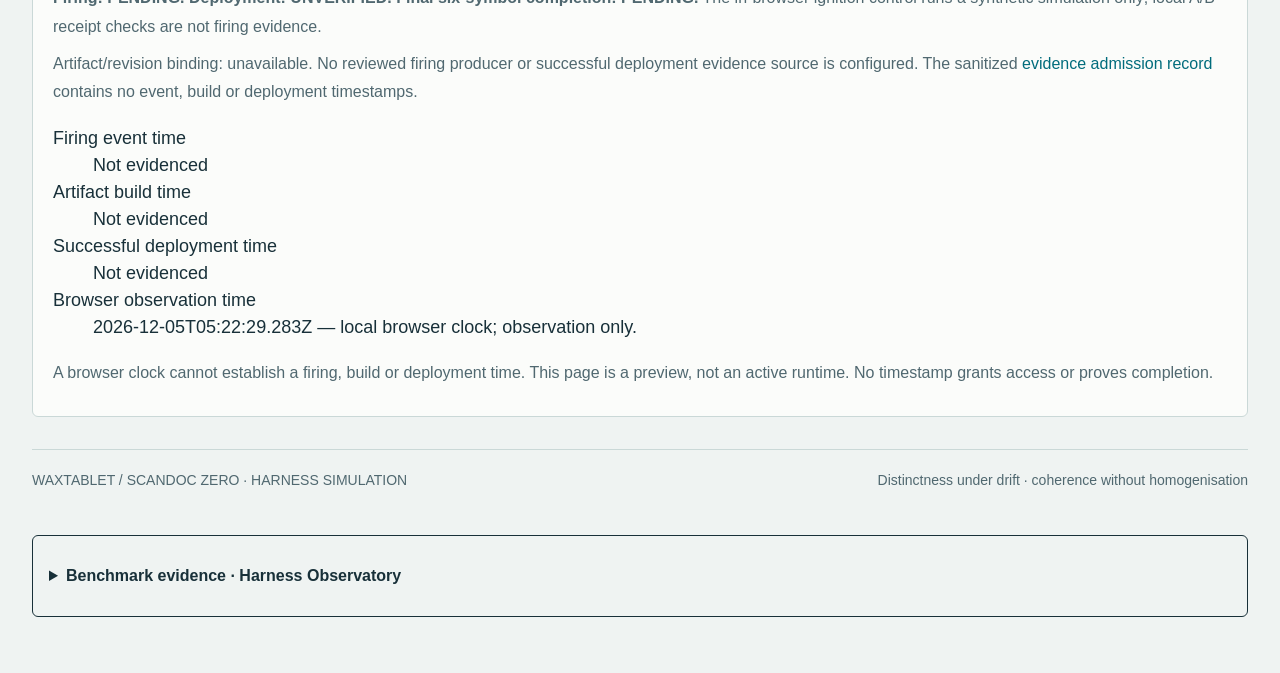
<file: site/harness/index.html>
<!doctype html>
<html lang="en">
  <head>
    <meta charset="utf-8" />
    <meta name="viewport" content="width=device-width,initial-scale=1" />
    <title>Scandoc Zero · Harness Observatory</title>
    <link rel="stylesheet" href="base.css" />
    <link rel="stylesheet" href="style.css" />
    <script defer src="sentinel_dot.js"></script>
    <script defer src="app.js"></script>
  </head>
  <body>
    <a class="skip" href="#main">Skip to harness</a>
    <header>
      <div class="brand">
        <svg viewBox="0 0 40 40" fill="none" role="img" aria-label="Scandoc Zero mark">
          <circle cx="20" cy="20" r="9" stroke="currentColor" stroke-width="1.5" />
          <path
            d="M20 2v9m0 18v9M2 20h9m18 0h9M7 7l7 7m12 12 7 7M7 33l7-7m12-12 7-7"
            stroke="currentColor"
            stroke-width="1.5"
          />
        </svg>
        <div>SCANDOC ZERO<small>HARNESS OBSERVATORY</small></div>
      </div>
      <nav>
        <a href="../" target="_blank" rel="noopener noreferrer">Six-leg entrance ↗</a
        ><button id="theme">Light / dark</button>
      </nav>
    </header>
    <main id="main">
      <section class="intro">
        <div>
          <div class="eyebrow">Repository-backed fixtures / simulated orchestration</div>
          <h1>Distinct trajectories. Shared balance.</h1>
          <p class="lede">
            Six independent roles in one declared Zero-data shell. Sentinel Dot A binds input;
            Sentinel Dot B binds the derived response. The nexus is concealed by design, not
            revealed or measured by this drawing.
          </p>
        </div>
        <span class="pill">NO EXTERNAL LLM CALLS</span>
      </section>
      <section class="workspace">
        <article class="panel">
          <div class="panel-head">
            <h2>Trajectory shell</h2>
            <span id="mode-label">PLANAR CONTRACT</span>
          </div>
          <div class="stage">
            <canvas
              id="shell"
              role="img"
              aria-label="Six labelled synthetic trajectories around a concealed Zero core"
            ></canvas>
          </div>
          <div class="map-foot">
            <span>Cyan: compatible trace · amber: selected leg</span
            ><span>Red: metric counterexample · dashed: declared relation</span>
          </div>
          <div class="status-band" id="status" role="status">Loading source fixtures…</div>
        </article>
        <aside class="panel controls">
          <div class="field">
            <label for="mode">Geometry scope</label
            ><select id="mode">
              <option value="planar">Current planar-v2 translation</option>
              <option value="sphere">Sphere event / quarantined benchmark</option>
            </select>
          </div>
          <div class="field">
            <label for="leg">Inspect a leg</label
            ><select id="leg">
              <option value="0">Tap / contact</option>
              <option value="1">Surface / flow</option>
              <option value="2">Science / knowledge</option>
              <option value="3">Communicate / budget</option>
              <option value="4">Manifest / evidence</option>
              <option value="5">Display / relations</option>
            </select>
          </div>
          <div class="field">
            <label for="fault">Negative control</label
            ><select id="fault">
              <option value="none">Compatible movement</option>
              <option value="normal">Surface normal escape</option>
              <option value="shear">Surface tangent shear</option>
              <option value="disagree">Scripted adapter disagreement</option>
            </select>
          </div>
          <div class="row">
            <button class="primary" id="ignite" disabled>Ignite simulation</button
            ><button id="step" disabled>Step</button><button id="play" disabled>Play slowly</button
            ><button id="reset" disabled>Reset</button>
          </div>
          <div class="readout"><strong id="leg-title">Tap</strong><span id="leg-role"></span></div>
          <p class="help">
            Controls use synthetic data only. Playback records bounded samples, not continuous
            proof. Every changed fault affects the next step.
          </p>
          <div class="meta-line"><span>Frame / budget</span><strong id="frame">0 / 64</strong></div>
          <div class="meta-line"><span>Core balance</span><strong>not measured</strong></div>
        </aside>
      </section>
      <section class="metrics">
        <div class="metric"><span>Sampled metric residual</span><strong id="metric">—</strong></div>
        <div class="metric"><span>Declared topology</span><strong>6 identities + Zero</strong></div>
        <div class="metric"><span>Normal residue maximum</span><strong id="normal">—</strong></div>
        <div class="metric">
          <span>A ↔ B receipt integrity</span><strong id="integrity">No event yet</strong>
        </div>
      </section>
      <section class="lower">
        <article class="panel content">
          <h2>Six legs, without homogenisation</h2>
          <p>
            All six sample identities remain distinct. A shared permitted transform is the unifying
            condition, not identical human intent. A failed geometric claim does not erase the
            declared graph.
          </p>
          <div class="table-wrap">
            <table>
              <thead>
                <tr>
                  <th>Leg / source role</th>
                  <th>Tangent velocity</th>
                  <th>Normal velocity</th>
                  <th>Metric status</th>
                </tr>
              </thead>
              <tbody id="rows"></tbody>
            </table>
          </div>
          <p class="help" id="flow">
            Median flow is a geometry statistic, not social conformity. No correction is applied to
            people or their intent.
          </p>
        </article>
        <aside class="panel content">
          <h2>Simulated multi-model harness</h2>
          <div id="agents"></div>
          <p class="help">
            Geometry, harmonic and provenance are scripted stand-ins for the roles in the
            repository’s initialisation path. Agreement is a fixture, not independent model evidence
            or discovery of an invariant.
          </p>
          <div class="readout">
            <strong>Ignition gate</strong
            ><span
              >Valid local A/B binding + compatible sample + all scripted votes. Disagreement blocks
              a step without committing its receipts.</span
            >
          </div>
        </aside>
      </section>
      <section class="lower">
        <article class="panel content">
          <h2>Sentinel Dot A / B</h2>
          <p>
            Two instances of the original browser writer. A records synthetic encounter parameters;
            B refers to A’s event hash and the previous B head. SHA-256 binds local bytes, not
            truth, authorship or a secret core.
          </p>
          <div class="receipt-grid">
            <div>
              <h3>A / input witness</h3>
              <pre id="a-head" class="terminal" aria-live="polite" aria-label="Sentinel A receipt">No receipt</pre>
            </div>
            <div>
              <h3>B / output witness</h3>
              <pre id="b-head" class="terminal" aria-live="polite" aria-label="Sentinel B receipt">No receipt</pre>
            </div>
          </div>
          <div class="row">
            <button id="verify" disabled>Verify A/B chains</button
            ><button id="export" disabled>Export derived run JSON</button>
          </div>
          <p id="verify-result" class="help" role="status">
            In-memory session only. Reset destroys this run after optional export.
          </p>
          <details>
            <summary>Event history</summary>
            <pre id="events" class="terminal">No events</pre>
          </details>
        </article>
        <aside class="panel content">
          <h2>Current source execution</h2>
          <div id="fixtures"></div>
          <p class="help">
            The planar fixture was executed against the corrected current baseline. Browser motion
            is an explanatory reproduction, not the Python runtime running inside this page. The
            sphere check was executed separately as a non-canonical benchmark.
          </p>
        </aside>
      </section>
      <section class="boundary">
        <div>
          <h2>Zero-data boundary</h2>
          <p>
            No uploaded images, raw contact, media, sensors, identity or secrets enter this
            simulation. Coordinates, selected controls and receipts are still data and may be
            linkable. “Zero” does not mean no information exists.
          </p>
        </div>
        <div>
          <h2>Sphere event</h2>
          <p>
            The sphere mode draws from the repository’s seeded sphere sampler, proper rotation and
            normalised-chord checks. Its ignition roles reference the preserved local initialisation
            report, not fresh upstream ignition or external LLM inference.
          </p>
        </div>
        <div>
          <h2>VelocitySplat view</h2>
          <p>
            The table decomposes sampled velocities into tangent and normal components. It is a
            diagnostic projection only. It does not execute the complete VelocitySplat kernel,
            curved-surface solver or live ergonomic feedback loop.
          </p>
        </div>
      </section>
      <section class="panel content sources">
        <h2>Repository pins and scope</h2>
        <p>
          <a
            href="https://github.com/harleycameron-rgb/waxtablet-AGI-environmental-convergent.V.1.0/blob/56f072bef29003b4c730e6e7cf221ff87b801362/runtime/touch_surface_pair.py"
            target="_blank"
            rel="noopener noreferrer"
            >WaxTablet paired contract</a
          >
          ·
          <a
            href="https://github.com/harleycameron-rgb/waxtablet-AGI-environmental-convergent.V.1.0/blob/56f072bef29003b4c730e6e7cf221ff87b801362/runtime/sphere_model.py"
            target="_blank"
            rel="noopener noreferrer"
            >Provisional sphere mathematics</a
          >
          ·
          <a
            href="https://github.com/harleycameron-rgb/waxtablet-AGI-environmental-convergent.V.1.0/blob/56f072bef29003b4c730e6e7cf221ff87b801362/runtime/initialise.py"
            target="_blank"
            rel="noopener noreferrer"
            >Recorded ignition path</a
          >
          ·
          <a
            href="https://github.com/harleycameron-rgb/invarianttap.app/blob/f3a3f39134c05c01c836ad228eef031e855d3303/sentinel_dot.js"
            target="_blank"
            rel="noopener noreferrer"
            >Tap Sentinel writer</a
          >
          ·
          <a
            href="https://github.com/harleycameron-rgb/invariant-surface-/tree/91007b22fcb2b266865a1bf65428e965f7f1e025"
            target="_blank"
            rel="noopener noreferrer"
            >Surface scaffold</a
          >.
        </p>
        <p class="help">
          Remote main revisions checked before building. Manifest = presentation mapping of Evidence
          Gate; Display = Modular Topology; Science = Study Environment; Communicate = Credit Game.
          These labels do not rename or execute upstream implementations. No private quarantine
          catalogue is bundled. No production repository, release or baseline is changed.
        </p>
      </section>
      <section class="panel content sources" aria-labelledby="public-evidence-title">
        <h2 id="public-evidence-title">Public firing and deployment evidence</h2>
        <p>
          <strong>Firing: PENDING.</strong> <strong>Deployment: UNVERIFIED.</strong>
          <strong>Final six-symbol completion: PENDING.</strong> The in-browser ignition control
          runs a synthetic simulation only; local A/B receipt checks are not firing evidence.
        </p>
        <p>
          Artifact/revision binding: unavailable. No reviewed firing producer or successful
          deployment evidence source is configured. The sanitized
          <a href="evidence.json">evidence admission record</a> contains no event, build or
          deployment timestamps.
        </p>
        <dl>
          <dt>Firing event time</dt>
          <dd>Not evidenced</dd>
          <dt>Artifact build time</dt>
          <dd>Not evidenced</dd>
          <dt>Successful deployment time</dt>
          <dd>Not evidenced</dd>
          <dt>Browser observation time</dt>
          <dd><time id="browser-observed">Unavailable</time> — local browser clock; observation only.</dd>
        </dl>
        <p class="help">
          A browser clock cannot establish a firing, build or deployment time. This page is a
          preview, not an active runtime. No timestamp grants access or proves completion.
        </p>
      </section>
      <footer>
        <span>WAXTABLET / SCANDOC ZERO · HARNESS SIMULATION</span
        ><span>Distinctness under drift · coherence without homogenisation</span>
      </footer>
    <!-- BEGIN BENCHMARK EVIDENCE -->
<section class="benchmark-evidence" aria-label="Scoped benchmark and DOI evidence" data-benchmark-revision="2026-10-10-research-publication-candidate-1"
 style="margin:24px 0;padding:16px;border:1px solid currentColor;border-radius:6px;line-height:1.5;overflow-wrap:anywhere">
 <details><summary><strong>Benchmark evidence · Harness Observatory</strong></summary>
 <p>Scripted orchestration with Sentinel A/B linkage. Planar source fixture is pinned to the published kernel commit. Browser model adapters do not call external LLMs.</p>
 <p><strong>Status:</strong> local browser/software checks, not AGI or physical validation. DOI reports below retain their own source and scope.</p>
 <ul style="padding-left:20px"><li style="margin:10px 0"><a href="https://doi.org/10.5281/zenodo.23279566" target="_blank" rel="noopener noreferrer">10.5281/zenodo.23279566</a>
      <span> · WaxTablet Paired Touch-Surface Synthetic Session Kernel 0.4.0 (0.4.0)</span><br>
      <small>exact planar source-fixture revision. open. Synthetic planar pair/session kernel. The deposited report does not certify the browser previews.</small></li><li style="margin:10px 0"><a href="https://doi.org/10.5281/zenodo.23270319" target="_blank" rel="noopener noreferrer">10.5281/zenodo.23270319</a>
      <span> · multi-llm-sphere-orchestration-provisional-benchmark (provisional-checkpoint-1)</span><br>
      <small>historical sphere event; non-canonical. open. Historical orchestration checkpoint. Quarantined and non-canonical. Symbolic model adapters are not external LLM inference; independent cross-model convergence was not measured.</small></li><li style="margin:10px 0"><a href="https://doi.org/10.5281/zenodo.23174076" target="_blank" rel="noopener noreferrer">10.5281/zenodo.23174076</a>
      <span> · sentinel_dot: tamper-evident action logs for AI agents (v0.3.0)</span><br>
      <small>related action-log research; different browser writer pin. restricted-files. Related action-log package. Deposited report: 157 passed, 2 deselected. Different pinned source from the copied browser writer; not a rerun, signature or anchoring claim for this preview.</small></li></ul>
 <p><small>Registry 2026-10-10-research-publication-candidate-1 · reviewed 2026-10-10.
 The archived snapshot is immutable; later benchmark settings update the live site only.
 Updated evidence does not silently replace a running fixture or promote the sphere.</small></p>

 </details>
</section>
<!-- END BENCHMARK EVIDENCE -->
</main>
  </body>
</html>
</file>
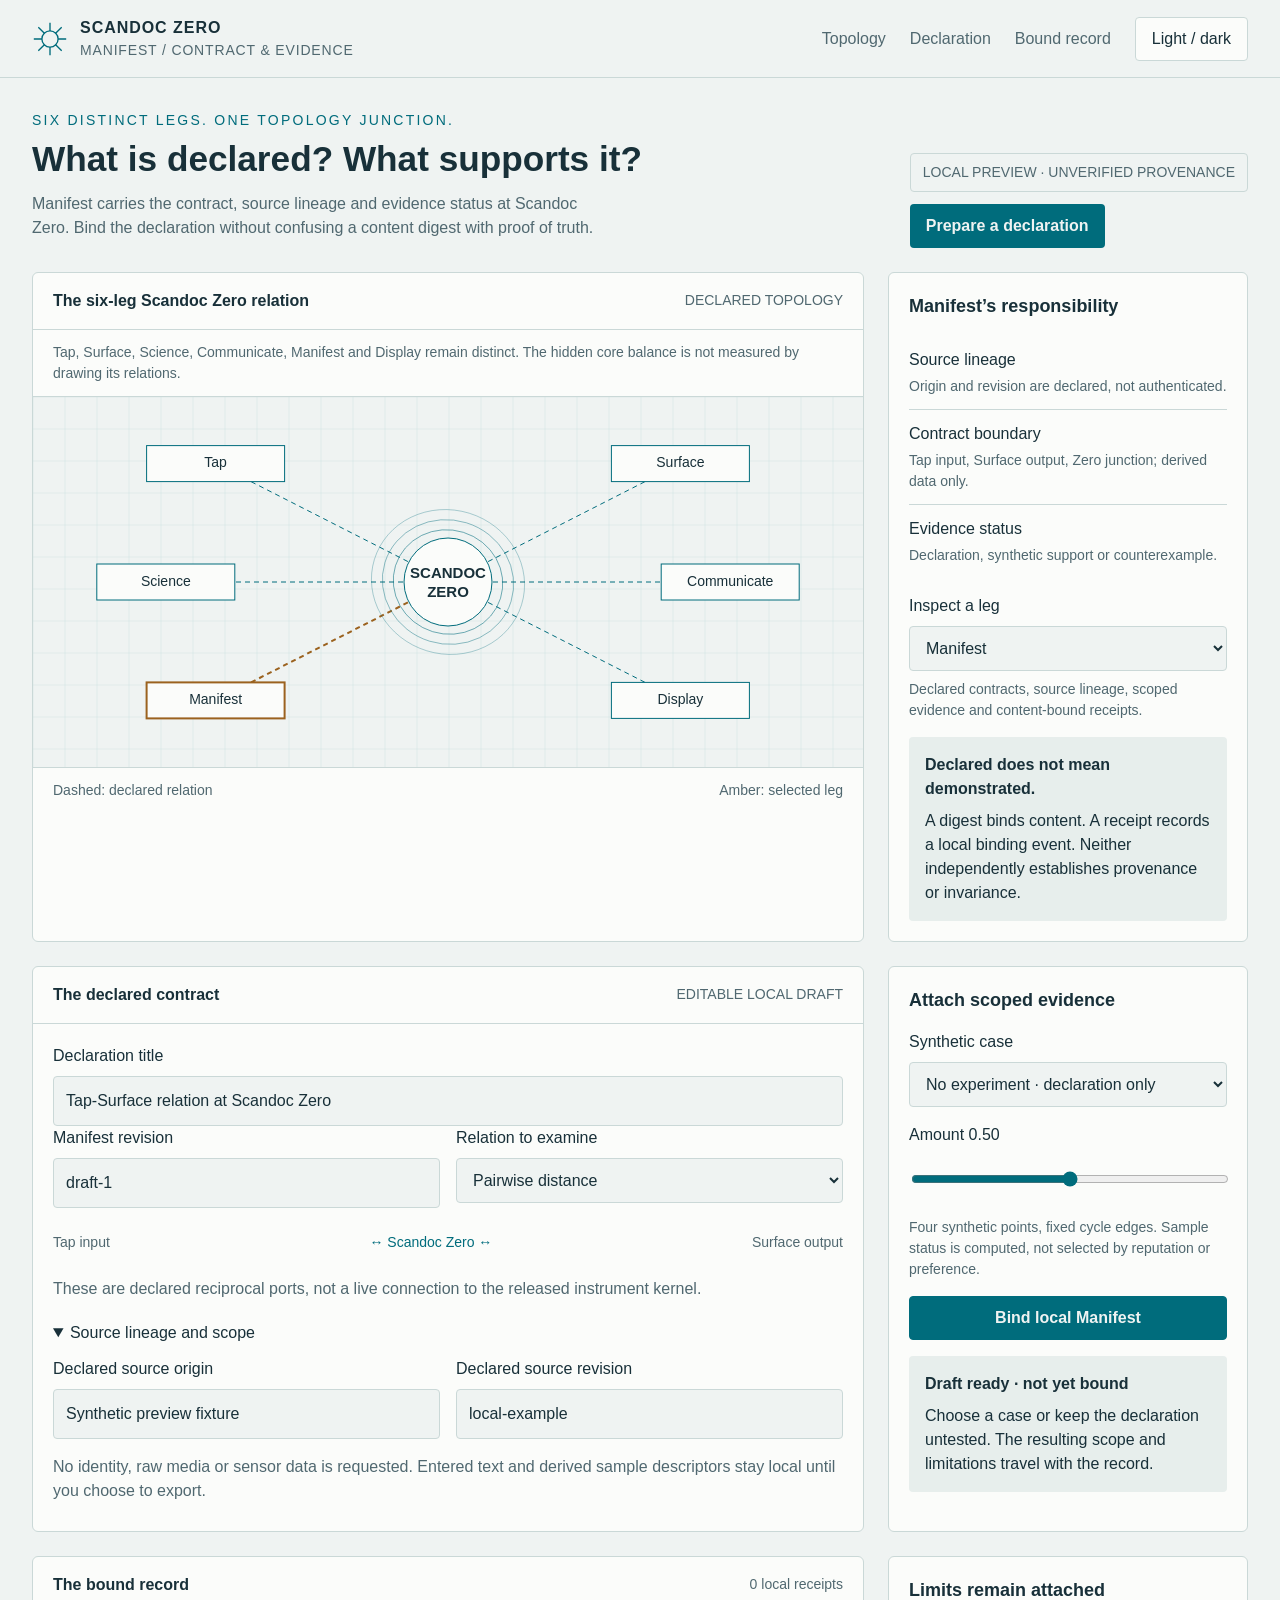
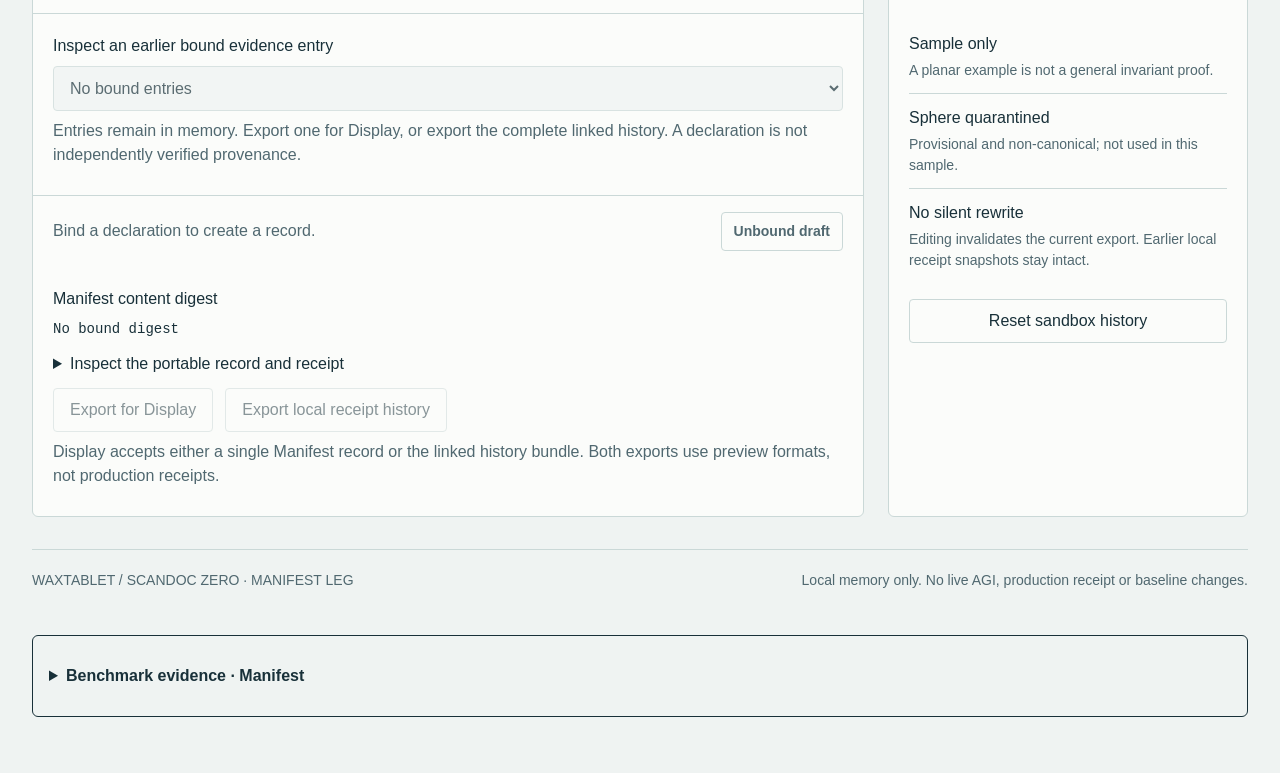
<file: site/manifest/index.html>
<!doctype html>
<html lang="en" data-mode="manifest">
  <head>
    <meta charset="utf-8" />
    <meta name="viewport" content="width=device-width,initial-scale=1" />
    <title>Scandoc Zero · Manifest</title>
    <link rel="stylesheet" href="style.css" />
    <link rel="stylesheet" href="facets.css" />
    <script defer src="core.js"></script>
  </head>
  <body>
    <a class="skip" href="#main">Skip to Manifest workspace</a>
    <header>
      <div class="brand">
        <svg viewBox="0 0 40 40" fill="none" role="img" aria-label="Scandoc Zero mark">
          <circle cx="20" cy="20" r="9" stroke="currentColor" stroke-width="1.5" />
          <path
            d="M20 2v9m0 18v9M2 20h9m18 0h9M7 7l7 7m12 12 7 7M7 33l7-7m12-12 7-7"
            stroke="currentColor"
            stroke-width="1.5"
          />
        </svg>
        <div>SCANDOC ZERO<small>MANIFEST / CONTRACT &amp; EVIDENCE</small></div>
      </div>
      <nav aria-label="Page sections">
        <a href="#topology">Topology</a><a href="#editor">Declaration</a
        ><a href="#bound-record">Bound record</a
        ><button id="theme" aria-label="Toggle light and dark theme">Light / dark</button>
      </nav>
    </header>
    <main id="main">
      <section class="intro">
        <div>
          <div class="eyebrow">Six distinct legs. One topology junction.</div>
          <h1>What is declared? What supports it?</h1>
          <p class="lede">
            Manifest carries the contract, source lineage and evidence status at Scandoc Zero. Bind
            the declaration without confusing a content digest with proof of truth.
          </p>
        </div>
        <div>
          <span class="pill">LOCAL PREVIEW · UNVERIFIED PROVENANCE</span>
          <div style="margin-top: var(--s3)">
            <a class="primary-link" href="#editor">Prepare a declaration</a>
          </div>
        </div>
      </section>
      <section class="workspace" id="topology">
        <article class="panel">
          <div class="panel-head">
            <h2>The six-leg Scandoc Zero relation</h2>
            <span class="muted">DECLARED TOPOLOGY</span>
          </div>
          <div class="topology-note">
            Tap, Surface, Science, Communicate, Manifest and Display remain distinct. The hidden
            core balance is not measured by drawing its relations.
          </div>
          <div class="map-wrap visual-fit">
            <canvas
              id="zero-map"
              role="img"
              aria-label="Six distinct legs, Tap, Surface, Science, Communicate, Manifest and Display, coupled through Scandoc Zero."
            ></canvas>
          </div>
          <div class="map-foot">
            <span>Dashed: declared relation</span><span>Amber: selected leg</span>
          </div>
        </article>
        <aside class="panel controls">
          <h2>Manifest’s responsibility</h2>
          <ul class="detail-list">
            <li>
              <strong>Source lineage</strong
              ><span>Origin and revision are declared, not authenticated.</span>
            </li>
            <li>
              <strong>Contract boundary</strong
              ><span>Tap input, Surface output, Zero junction; derived data only.</span>
            </li>
            <li>
              <strong>Evidence status</strong
              ><span>Declaration, synthetic support or counterexample.</span>
            </li>
          </ul>
          <div class="field" style="margin-top: var(--s4)">
            <label for="leg-focus">Inspect a leg</label
            ><select id="leg-focus">
              <option value="manifest">Manifest</option>
              <option value="display">Display</option>
              <option value="tap">Tap</option>
              <option value="surface">Surface</option>
              <option value="science">Science</option>
              <option value="communicate">Communicate</option>
            </select>
            <p id="leg-note" class="help"></p>
          </div>
          <div class="readout">
            <strong>Declared does not mean demonstrated.</strong>A digest binds content. A receipt
            records a local binding event. Neither independently establishes provenance or
            invariance.
          </div>
        </aside>
      </section>
      <section class="lower" id="editor">
        <article class="panel">
          <div class="panel-head">
            <h2>The declared contract</h2>
            <span class="muted">EDITABLE LOCAL DRAFT</span>
          </div>
          <div class="content">
            <div class="field">
              <label for="title">Declaration title</label
              ><input
                id="title"
                data-work-control
                maxlength="120"
                value="Tap-Surface relation at Scandoc Zero"
              />
            </div>
            <div class="facet-grid">
              <div class="field">
                <label for="revision">Manifest revision</label
                ><input id="revision" data-work-control maxlength="80" value="draft-1" />
              </div>
              <div class="field">
                <label for="relation">Relation to examine</label
                ><select id="relation" data-work-control>
                  <option value="pairwise-distance">Pairwise distance</option>
                  <option value="connectivity">Fixed graph connectivity</option>
                </select>
              </div>
            </div>
            <div class="small-flow">
              <span>Tap input</span><b>↔ Scandoc Zero ↔</b><span>Surface output</span>
            </div>
            <p class="help">
              These are declared reciprocal ports, not a live connection to the released instrument
              kernel.
            </p>
            <details open>
              <summary>Source lineage and scope</summary>
              <div class="facet-grid">
                <div class="field">
                  <label for="origin">Declared source origin</label
                  ><input
                    id="origin"
                    data-work-control
                    maxlength="240"
                    value="Synthetic preview fixture"
                  />
                </div>
                <div class="field">
                  <label for="source-revision">Declared source revision</label
                  ><input
                    id="source-revision"
                    data-work-control
                    maxlength="80"
                    value="local-example"
                  />
                </div>
              </div>
              <p class="help">
                No identity, raw media or sensor data is requested. Entered text and derived sample
                descriptors stay local until you choose to export.
              </p>
            </details>
          </div>
        </article>
        <aside class="panel controls">
          <h2>Attach scoped evidence</h2>
          <div class="field">
            <label for="case">Synthetic case</label
            ><select id="case" data-work-control>
              <option value="none">No experiment · declaration only</option>
              <option value="translation">Translation</option>
              <option value="rotation">Rotation</option>
              <option value="shear">Shear / metric counterexample</option>
            </select>
          </div>
          <div class="field">
            <label for="amount">Amount <span id="amount-label">0.50</span></label
            ><input id="amount" data-work-control type="range" min="0" max="100" value="50" />
            <p class="help">
              Four synthetic points, fixed cycle edges. Sample status is computed, not selected by
              reputation or preference.
            </p>
          </div>
          <button id="bind" data-work-control class="primary wide">Bind local Manifest</button>
          <div class="readout" id="action-status" role="status">
            <strong id="action-title">Draft ready · not yet bound</strong
            ><span id="action-detail"
              >Choose a case or keep the declaration untested. The resulting scope and limitations
              travel with the record.</span
            >
          </div>
        </aside>
      </section>
      <section class="lower" id="bound-record">
        <article class="panel">
          <div class="panel-head">
            <h2>The bound record</h2>
            <span id="receipt-count" class="counter">0 local receipts</span>
          </div>
          <div class="content">
            <label for="evidence-record-select">Inspect an earlier bound evidence entry</label>
            <select id="evidence-record-select" data-work-control disabled>
              <option>No bound entries</option>
            </select>
            <p class="help">Entries remain in memory. Export one for Display, or export the complete
              linked history. A declaration is not independently verified provenance.</p>
          </div>
          <div class="evidence-strip">
            <span id="record-title" class="record-title"
              >Bind a declaration to create a record.</span
            ><b class="badge" id="evidence-badge">Unbound draft</b>
          </div>
          <div class="content">
            <label>Manifest content digest</label
            ><code id="digest" class="fact">No bound digest</code>
            <details>
              <summary>Inspect the portable record and receipt</summary>
              <pre id="record" class="terminal">No bound record.</pre>
            </details>
            <div class="row">
              <button id="export" disabled>Export for Display</button
              ><button id="export-history" data-work-control disabled>
                Export local receipt history
              </button>
            </div>
            <p class="help">
              Display accepts either a single Manifest record or the linked history bundle. Both exports use
              preview formats, not production receipts.
            </p>
          </div>
        </article>
        <aside class="panel controls">
          <h2>Limits remain attached</h2>
          <ul class="detail-list">
            <li>
              <strong>Sample only</strong
              ><span>A planar example is not a general invariant proof.</span>
            </li>
            <li>
              <strong>Sphere quarantined</strong
              ><span>Provisional and non-canonical; not used in this sample.</span>
            </li>
            <li>
              <strong>No silent rewrite</strong
              ><span
                >Editing invalidates the current export. Earlier local receipt snapshots stay
                intact.</span
              >
            </li>
          </ul>
          <button id="reset" data-work-control class="wide" style="margin-top: var(--s4)">
            Reset sandbox history
          </button>
        </aside>
      </section>
      <footer>
        <span>WAXTABLET / SCANDOC ZERO · MANIFEST LEG</span
        ><span>Local memory only. No live AGI, production receipt or baseline changes.</span>
      </footer>
    <!-- BEGIN BENCHMARK EVIDENCE -->
<section class="benchmark-evidence" aria-label="Scoped benchmark and DOI evidence" data-benchmark-revision="2026-10-10-research-publication-candidate-1"
 style="margin:24px 0;padding:16px;border:1px solid currentColor;border-radius:6px;line-height:1.5;overflow-wrap:anywhere">
 <details><summary><strong>Benchmark evidence · Manifest</strong></summary>
 <p>Declared contracts and exportable evidence entries. No module-specific published browser-schema benchmark.</p>
 <p><strong>Status:</strong> local browser/software checks, not AGI or physical validation. DOI reports below retain their own source and scope.</p>
 <ul style="padding-left:20px"><li style="margin:10px 0"><a href="https://doi.org/10.5281/zenodo.23279566" target="_blank" rel="noopener noreferrer">10.5281/zenodo.23279566</a>
      <span> · WaxTablet Paired Touch-Surface Synthetic Session Kernel 0.4.0 (0.4.0)</span><br>
      <small>scoped receipt/continuity foundation; not schema compatibility. open. Synthetic planar pair/session kernel. The deposited report does not certify the browser previews.</small></li></ul>
 <p><small>Registry 2026-10-10-research-publication-candidate-1 · reviewed 2026-10-10.
 The archived snapshot is immutable; later benchmark settings update the live site only.
 Updated evidence does not silently replace a running fixture or promote the sphere.</small></p>

 </details>
</section>
<!-- END BENCHMARK EVIDENCE -->
</main>
  </body>
</html>
</file>
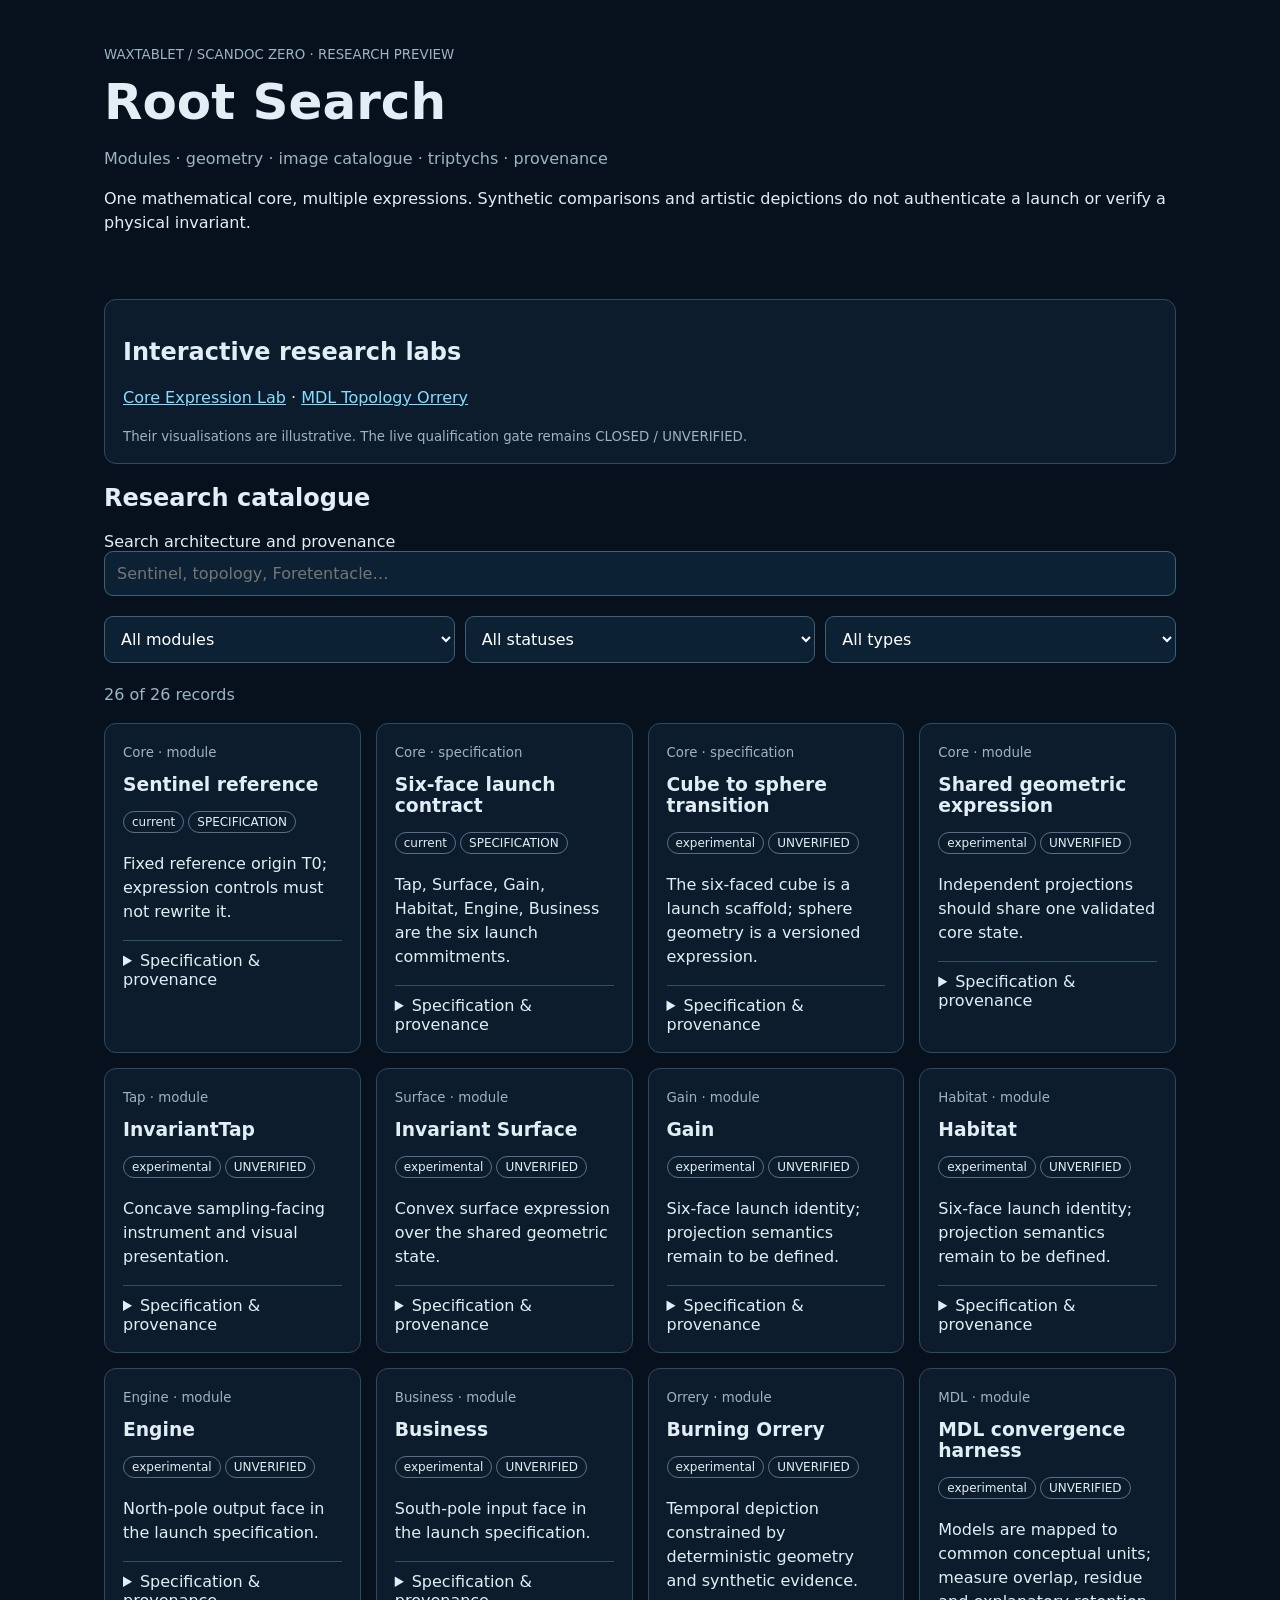
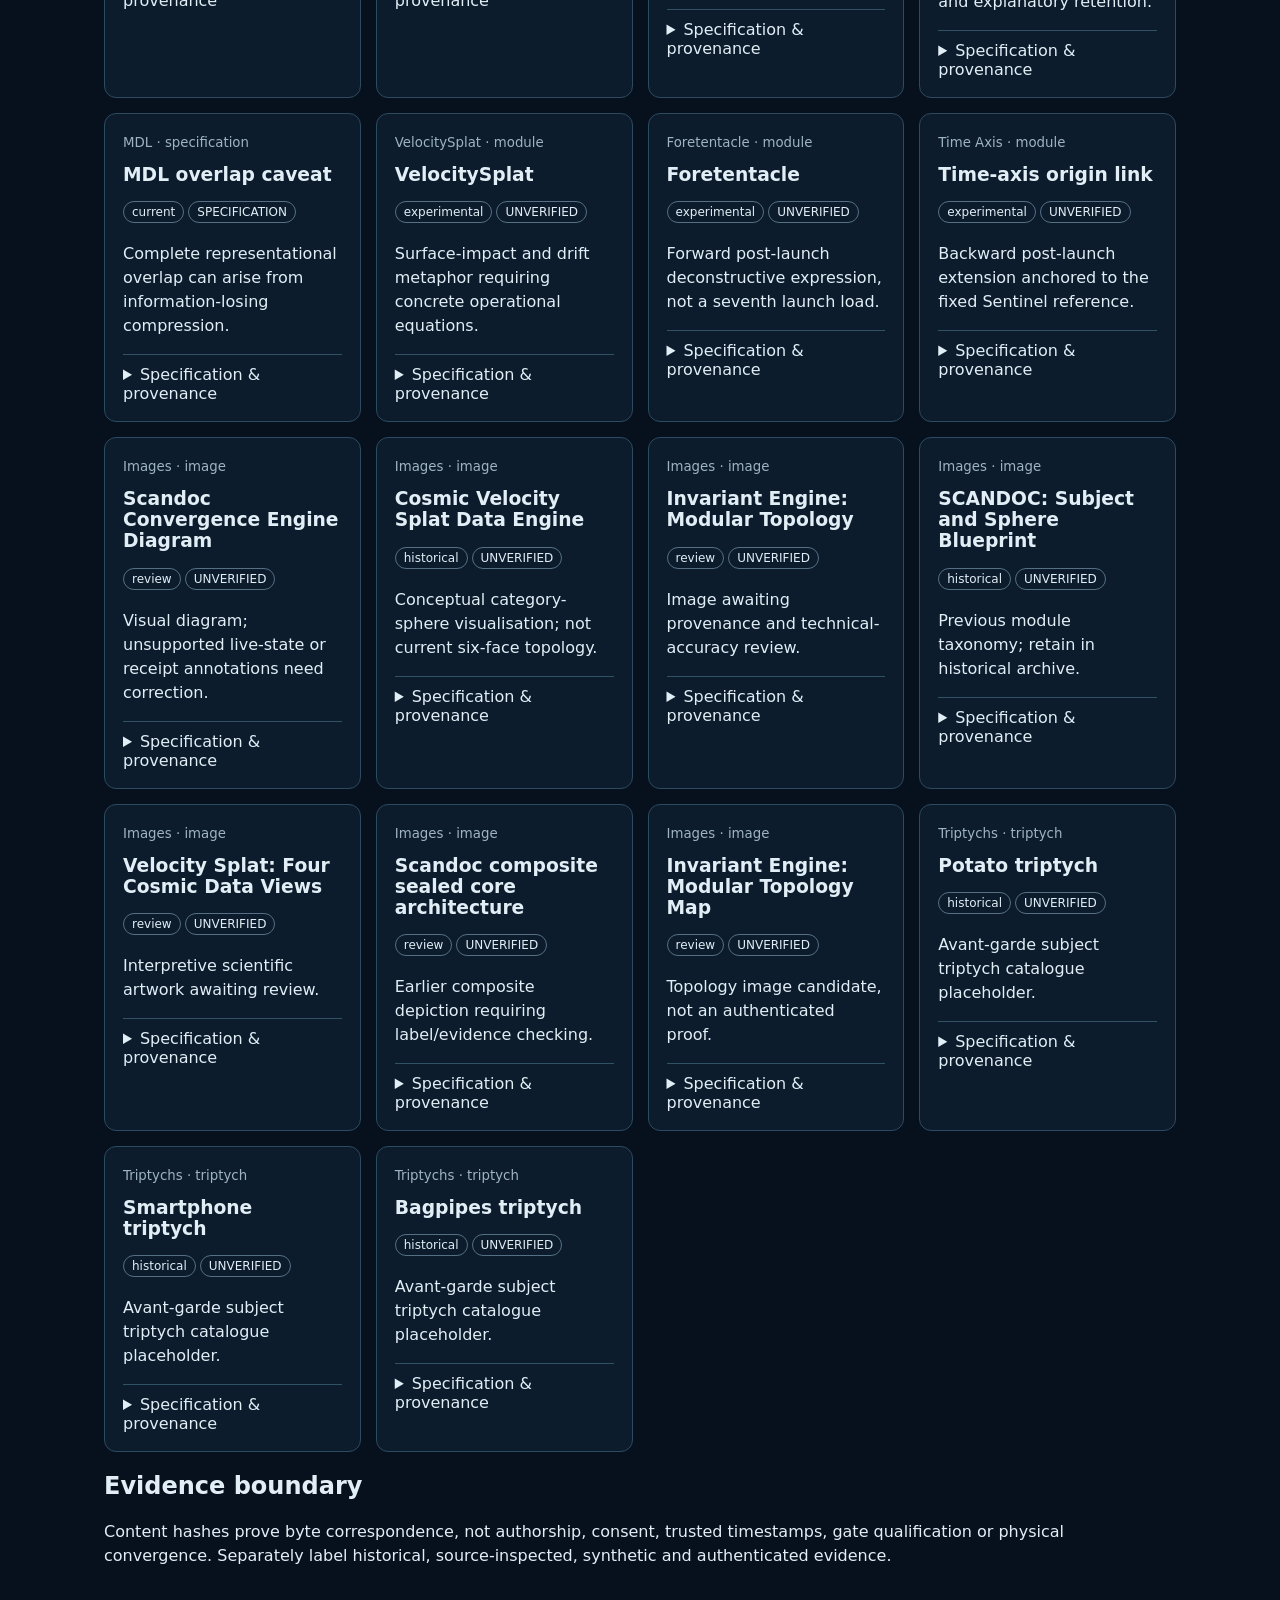
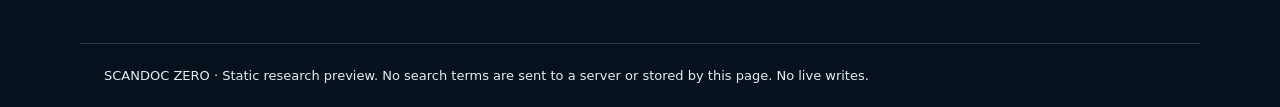
<file: site/research-v0.2/index.html>
<!doctype html><html lang="en"><head><meta charset="utf-8"><meta name="viewport" content="width=device-width,initial-scale=1"><title>SCANDOC ZERO · Research Root Search</title><style>:root{color-scheme:dark}*{box-sizing:border-box}body{margin:0;background:#07111e;color:#e2eef5;font:16px system-ui,sans-serif}header,main,footer{max-width:1120px;margin:auto;padding:24px}header{padding-top:44px}h1{font-size:clamp(30px,5vw,50px);margin:.2em 0}.muted,small{color:#9eb4c2}a{color:#86ddff}input,select{background:#0c2234;color:#fff;border:1px solid #406176;border-radius:9px;padding:12px;font:inherit}input{width:100%}.filters{display:flex;gap:10px;flex-wrap:wrap;margin:20px 0}.filters select{flex:1;min-width:150px}.grid{display:grid;grid-template-columns:repeat(auto-fit,minmax(235px,1fr));gap:15px}.card{border:1px solid #2c4b60;background:#0c1c2d;border-radius:12px;padding:18px}.card h3{margin:.7em 0}.tag{font-size:12px;display:inline-block;border:1px solid #557084;border-radius:50px;padding:3px 8px;margin:3px 4px 3px 0}p{line-height:1.5}details{margin-top:12px;border-top:1px solid #315166;padding-top:10px}summary{cursor:pointer}footer{border-top:1px solid #274256;margin-top:35px;font-size:13px}</style></head><body><header><small>WAXTABLET / SCANDOC ZERO · RESEARCH PREVIEW</small><h1>Root Search</h1><p class="muted">Modules · geometry · image catalogue · triptychs · provenance</p><p>One mathematical core, multiple expressions. Synthetic comparisons and artistic depictions do not authenticate a launch or verify a physical invariant.</p></header><main><section class="card"><h2>Interactive research labs</h2><p><a href="./labs/core/index.html">Core Expression Lab</a> · <a href="./labs/mdl/index.html">MDL Topology Orrery</a></p><small>Their visualisations are illustrative. The live qualification gate remains CLOSED / UNVERIFIED.</small></section><h2>Research catalogue</h2><label for="search">Search architecture and provenance</label><input id="search" type="search" placeholder="Sentinel, topology, Foretentacle…" aria-label="Search catalogue"><div class="filters"><select id="module"><option value="all">All modules</option></select><select id="status"><option value="all">All statuses</option><option>current</option><option>experimental</option><option>historical</option><option>review</option></select><select id="type"><option value="all">All types</option><option>module</option><option>image</option><option>triptych</option><option>specification</option></select></div><p id="count" class="muted" aria-live="polite"></p><div id="results" class="grid"></div><section><h2>Evidence boundary</h2><p>Content hashes prove byte correspondence, not authorship, consent, trusted timestamps, gate qualification or physical convergence. Separately label historical, source-inspected, synthetic and authenticated evidence.</p></section></main><footer>SCANDOC ZERO · Static research preview. No search terms are sent to a server or stored by this page. No live writes.</footer><script>const $=id=>document.getElementById(id),escapeHTML=v=>String(v??"").replace(/[&<>"']/g,c=>({"&":"&amp;","<":"&lt;",">":"&gt;",'"':"&quot;","'":"&#39;"}[c]));let entries=[];function render(){let q=$("search").value.toLowerCase().trim(),m=$("module").value,s=$("status").value,t=$("type").value;const found=entries.filter(e=>(m==="all"||m===e.module)&&(s==="all"||s===e.status)&&(t==="all"||t===e.type)&&(!q||[e.title,e.module,e.summary,e.specification,e.provenance].join(" ").toLowerCase().includes(q)));$("count").textContent=found.length+" of "+entries.length+" records";$("results").replaceChildren();for(const e of found){let el=document.createElement("article");el.className="card";el.innerHTML="<small>"+escapeHTML(e.module)+" · "+escapeHTML(e.type)+"</small><h3>"+escapeHTML(e.title)+"</h3><span class=tag>"+escapeHTML(e.status)+"</span><span class=tag>"+escapeHTML(e.evidence)+"</span><p>"+escapeHTML(e.summary)+"</p><details><summary>Specification &amp; provenance</summary><p>"+escapeHTML(e.specification)+"</p><p>"+escapeHTML(e.provenance)+"</p></details>";$("results").append(el)}}fetch("./manifest.json").then(r=>{if(!r.ok)throw Error("Missing manifest");return r.json()}).then(x=>{entries=x.entries;[...new Set(entries.map(e=>e.module))].sort().forEach(m=>{let o=document.createElement("option");o.value=o.textContent=m;$("module").append(o)});render()}).catch(()=>{$("results").textContent="Manifest unavailable; serve this folder using a static HTTP server."});for(let id of ["search","module","status","type"])$(id).addEventListener("input",render);</script></body></html>
</file>
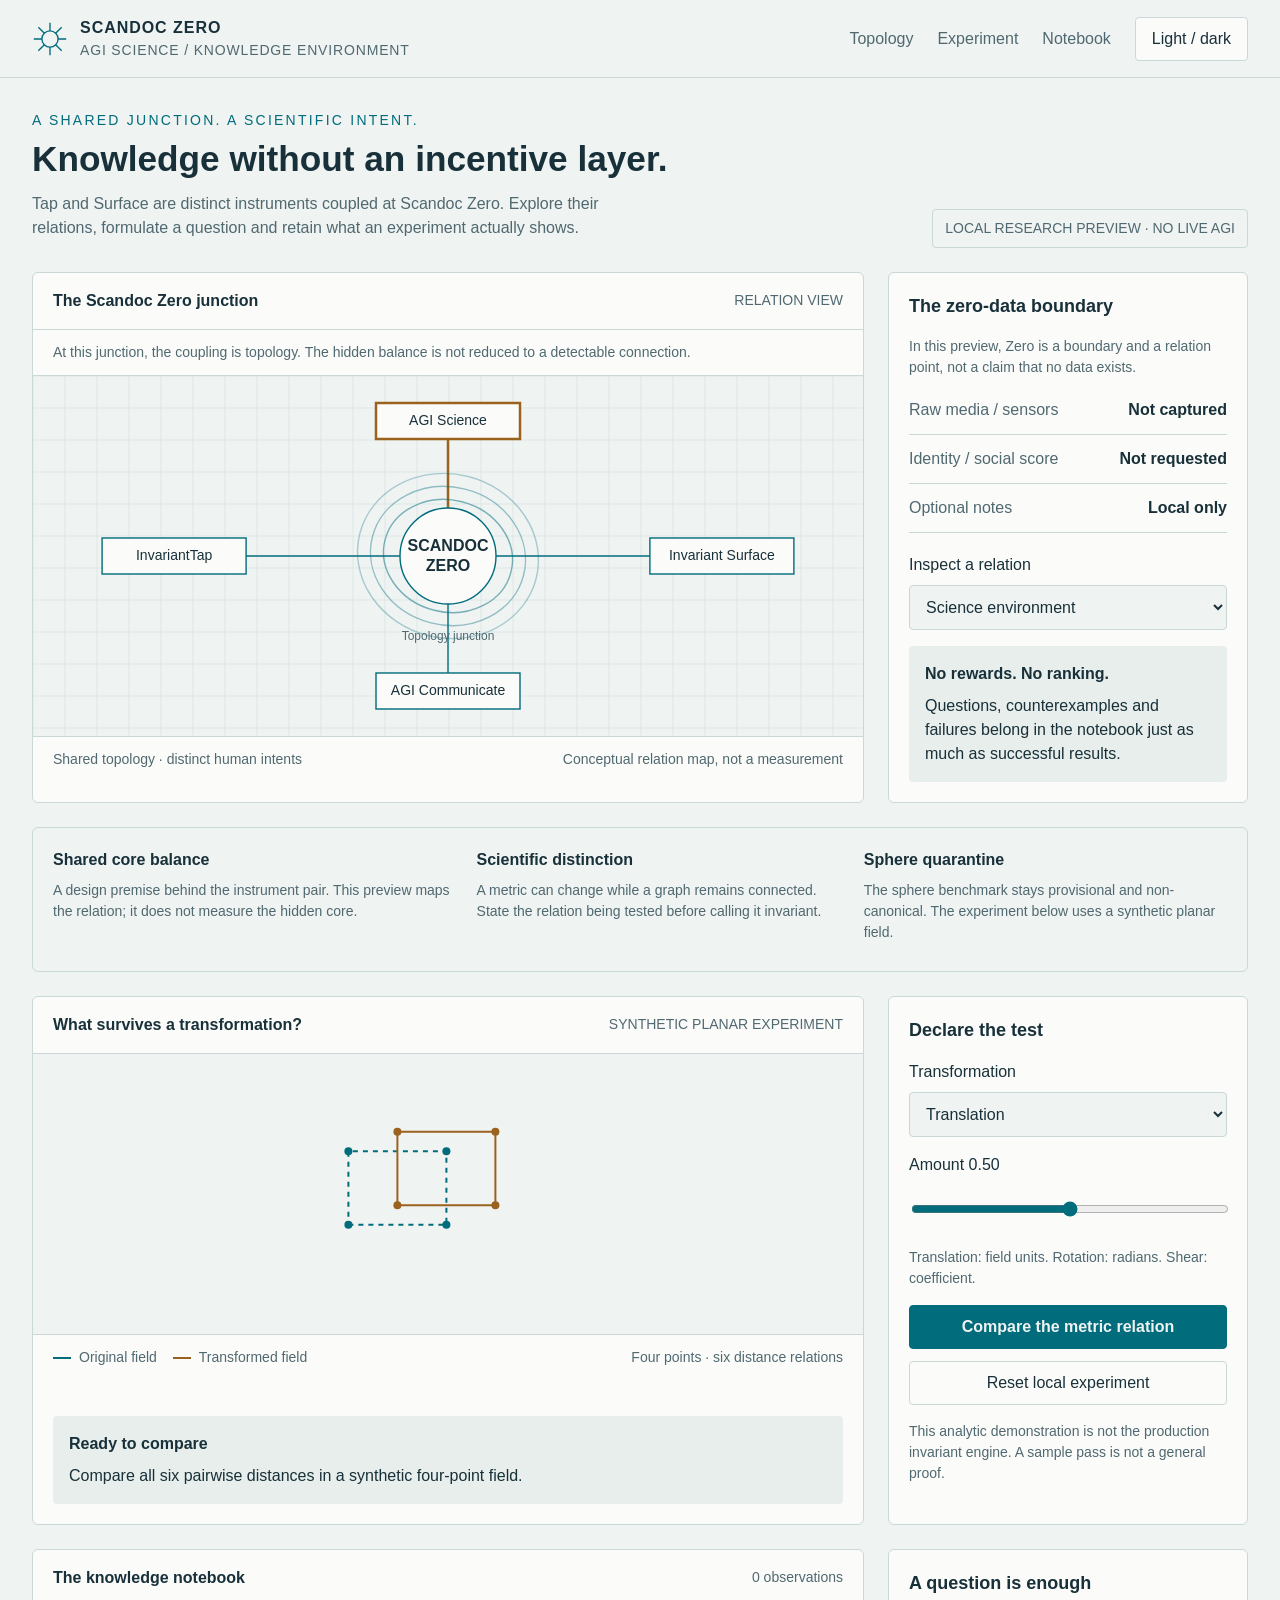
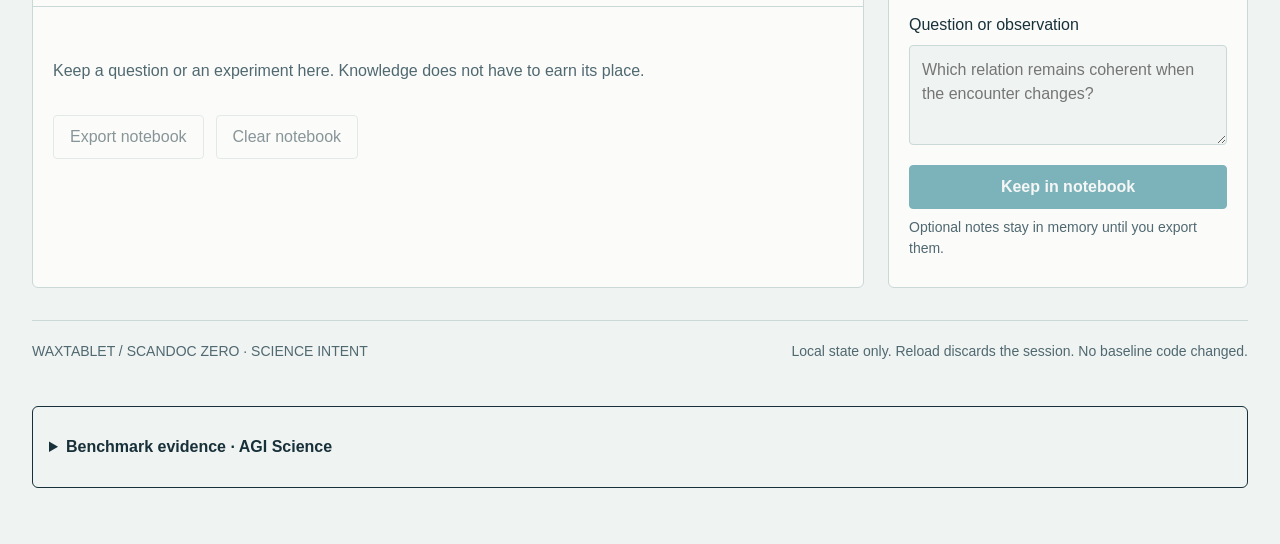
<file: site/science/index.html>
<!doctype html>
<html lang="en" data-mode="science">
  <head>
    <meta charset="utf-8" />
    <meta name="viewport" content="width=device-width,initial-scale=1" />
    <title>Scandoc Zero · AGI Science</title>
    <link rel="stylesheet" href="style.css" />
    <script defer src="core.js"></script>
  </head>
  <body>
    <a class="skip" href="#main">Skip to science workspace</a>
    <header>
      <div class="brand">
        <svg viewBox="0 0 40 40" fill="none" role="img" aria-label="Scandoc Zero mark">
          <circle cx="20" cy="20" r="9" stroke="currentColor" stroke-width="1.5" />
          <path
            d="M20 2v9m0 18v9M2 20h9m18 0h9M7 7l7 7m12 12 7 7M7 33l7-7m12-12 7-7"
            stroke="currentColor"
            stroke-width="1.5"
          />
        </svg>
        <div>SCANDOC ZERO<small>AGI SCIENCE / KNOWLEDGE ENVIRONMENT</small></div>
      </div>
      <nav aria-label="Page sections">
        <a href="#topology">Topology</a><a href="#experiment">Experiment</a
        ><a href="#notebook">Notebook</a
        ><button id="theme" aria-label="Toggle light and dark theme">Light / dark</button>
      </nav>
    </header>
    <main id="main">
      <section class="intro">
        <div>
          <div class="eyebrow">A shared junction. A scientific intent.</div>
          <h1>Knowledge without an incentive layer.</h1>
          <p class="lede">
            Tap and Surface are distinct instruments coupled at Scandoc Zero. Explore their
            relations, formulate a question and retain what an experiment actually shows.
          </p>
        </div>
        <span class="pill">LOCAL RESEARCH PREVIEW · NO LIVE AGI</span>
      </section>
      <section class="workspace" id="topology">
        <article class="panel">
          <div class="panel-head">
            <h2>The Scandoc Zero junction</h2>
            <span class="muted">RELATION VIEW</span>
          </div>
          <div class="topology-note">
            At this junction, the coupling is topology. The hidden balance is not reduced to a
            detectable connection.
          </div>
          <div class="map-wrap">
            <canvas
              id="zero-map"
              role="img"
              aria-label="Scandoc Zero is the central topology junction linking distinct InvariantTap and Invariant Surface instruments with Science and Communicate environments."
            ></canvas>
          </div>
          <div class="map-foot">
            <span id="focus-status">Shared topology · distinct human intents</span
            ><span>Conceptual relation map, not a measurement</span>
          </div>
        </article>
        <aside class="panel controls">
          <h2>The zero-data boundary</h2>
          <p class="help">
            In this preview, Zero is a boundary and a relation point, not a claim that no data
            exists.
          </p>
          <div class="meta-line"><span>Raw media / sensors</span><strong>Not captured</strong></div>
          <div class="meta-line">
            <span>Identity / social score</span><strong>Not requested</strong>
          </div>
          <div class="meta-line"><span>Optional notes</span><strong>Local only</strong></div>
          <div class="field" style="margin-top: var(--s5)">
            <label for="map-focus">Inspect a relation</label
            ><select id="map-focus">
              <option value="science">Science environment</option>
              <option value="tap">InvariantTap</option>
              <option value="surface">Invariant Surface</option>
              <option value="communicate">Communicate environment</option>
            </select>
          </div>
          <div class="readout">
            <strong>No rewards. No ranking.</strong>Questions, counterexamples and failures belong
            in the notebook just as much as successful results.
          </div>
        </aside>
      </section>
      <section class="boundary">
        <div>
          <h3>Shared core balance</h3>
          <p>
            A design premise behind the instrument pair. This preview maps the relation; it does not
            measure the hidden core.
          </p>
        </div>
        <div>
          <h3>Scientific distinction</h3>
          <p>
            A metric can change while a graph remains connected. State the relation being tested
            before calling it invariant.
          </p>
        </div>
        <div>
          <h3>Sphere quarantine</h3>
          <p>
            The sphere benchmark stays provisional and non-canonical. The experiment below uses a
            synthetic planar field.
          </p>
        </div>
      </section>
      <section class="lower" id="experiment">
        <article class="panel">
          <div class="panel-head">
            <h2>What survives a transformation?</h2>
            <span class="muted">SYNTHETIC PLANAR EXPERIMENT</span>
          </div>
          <div class="map-wrap" style="height: 280px">
            <canvas
              id="experiment-map"
              role="img"
              aria-label="A synthetic rectangle shown before and after a selected planar transformation."
            ></canvas>
          </div>
          <div class="map-foot">
            <div class="legend"><span>Original field</span><span>Transformed field</span></div>
            <span>Four points · six distance relations</span>
          </div>
          <div class="content">
            <div id="test-status" class="readout" role="status">
              <strong id="test-title">Ready to compare</strong
              ><span id="test-detail"
                >Compare all six pairwise distances in a synthetic four-point field.</span
              >
            </div>
          </div>
        </article>
        <aside class="panel controls">
          <h2>Declare the test</h2>
          <div class="field">
            <label for="transformation">Transformation</label
            ><select id="transformation">
              <option value="translation">Translation</option>
              <option value="rotation">Rotation</option>
              <option value="shear">Shear</option>
            </select>
          </div>
          <div class="field">
            <label for="amount">Amount <span id="amount-value">0.50</span></label
            ><input id="amount" type="range" min="0" max="100" value="50" />
            <p class="help">Translation: field units. Rotation: radians. Shear: coefficient.</p>
          </div>
          <button id="compare" class="primary wide">Compare the metric relation</button>
<button id="reset-experiment" class="wide" style="margin-top:var(--s3)">Reset local experiment</button>
          <p class="help" style="margin-top: var(--s4)">
            This analytic demonstration is not the production invariant engine. A sample pass is not
            a general proof.
          </p>
        </aside>
      </section>
      <section class="lower" id="notebook">
        <article class="panel">
          <div class="panel-head">
            <h2>The knowledge notebook</h2>
            <span id="journal-count" class="counter">0 observations</span>
          </div>
          <div class="content">
            <div id="journal-list" class="history"></div>
            <div class="row">
              <button id="export" disabled>Export notebook</button
              ><button id="clear" disabled>Clear notebook</button>
            </div>
          </div>
        </article>
        <aside class="panel controls">
          <h2>A question is enough</h2>
          <label for="note">Question or observation</label
          ><textarea
            id="note"
            maxlength="2000"
            placeholder="Which relation remains coherent when the encounter changes?"
          ></textarea
          ><button id="add-observation" class="primary wide" disabled style="margin-top: var(--s3)">
            Keep in notebook
          </button>
          <p id="note-status" class="help" role="status">
            Optional notes stay in memory until you export them.
          </p>
        </aside>
      </section>
      <footer>
        <span>WAXTABLET / SCANDOC ZERO · SCIENCE INTENT</span
        ><span>Local state only. Reload discards the session. No baseline code changed.</span>
      </footer>
    <!-- BEGIN BENCHMARK EVIDENCE -->
<section class="benchmark-evidence" aria-label="Scoped benchmark and DOI evidence" data-benchmark-revision="2026-10-10-research-publication-candidate-1"
 style="margin:24px 0;padding:16px;border:1px solid currentColor;border-radius:6px;line-height:1.5;overflow-wrap:anywhere">
 <details><summary><strong>Benchmark evidence · AGI Science</strong></summary>
 <p>Knowledge-only local synthetic topology comparisons. No module-specific published benchmark; no rewards or network simulation calls.</p>
 <p><strong>Status:</strong> local browser/software checks, not AGI or physical validation. DOI reports below retain their own source and scope.</p>
 <ul style="padding-left:20px"><li style="margin:10px 0"><a href="https://doi.org/10.5281/zenodo.23279566" target="_blank" rel="noopener noreferrer">10.5281/zenodo.23279566</a>
      <span> · WaxTablet Paired Touch-Surface Synthetic Session Kernel 0.4.0 (0.4.0)</span><br>
      <small>synthetic geometry research foundation; not this notebook benchmark. open. Synthetic planar pair/session kernel. The deposited report does not certify the browser previews.</small></li><li style="margin:10px 0"><a href="https://doi.org/10.5281/zenodo.23270319" target="_blank" rel="noopener noreferrer">10.5281/zenodo.23270319</a>
      <span> · multi-llm-sphere-orchestration-provisional-benchmark (provisional-checkpoint-1)</span><br>
      <small>provisional context, not canonical science output. open. Historical orchestration checkpoint. Quarantined and non-canonical. Symbolic model adapters are not external LLM inference; independent cross-model convergence was not measured.</small></li></ul>
 <p><small>Registry 2026-10-10-research-publication-candidate-1 · reviewed 2026-10-10.
 The archived snapshot is immutable; later benchmark settings update the live site only.
 Updated evidence does not silently replace a running fixture or promote the sphere.</small></p>

 </details>
</section>
<!-- END BENCHMARK EVIDENCE -->
</main>
    <script>
      /* Single-file download packing inserts dependencies without changing behaviour. */
    </script>
  </body>
</html>
</file>
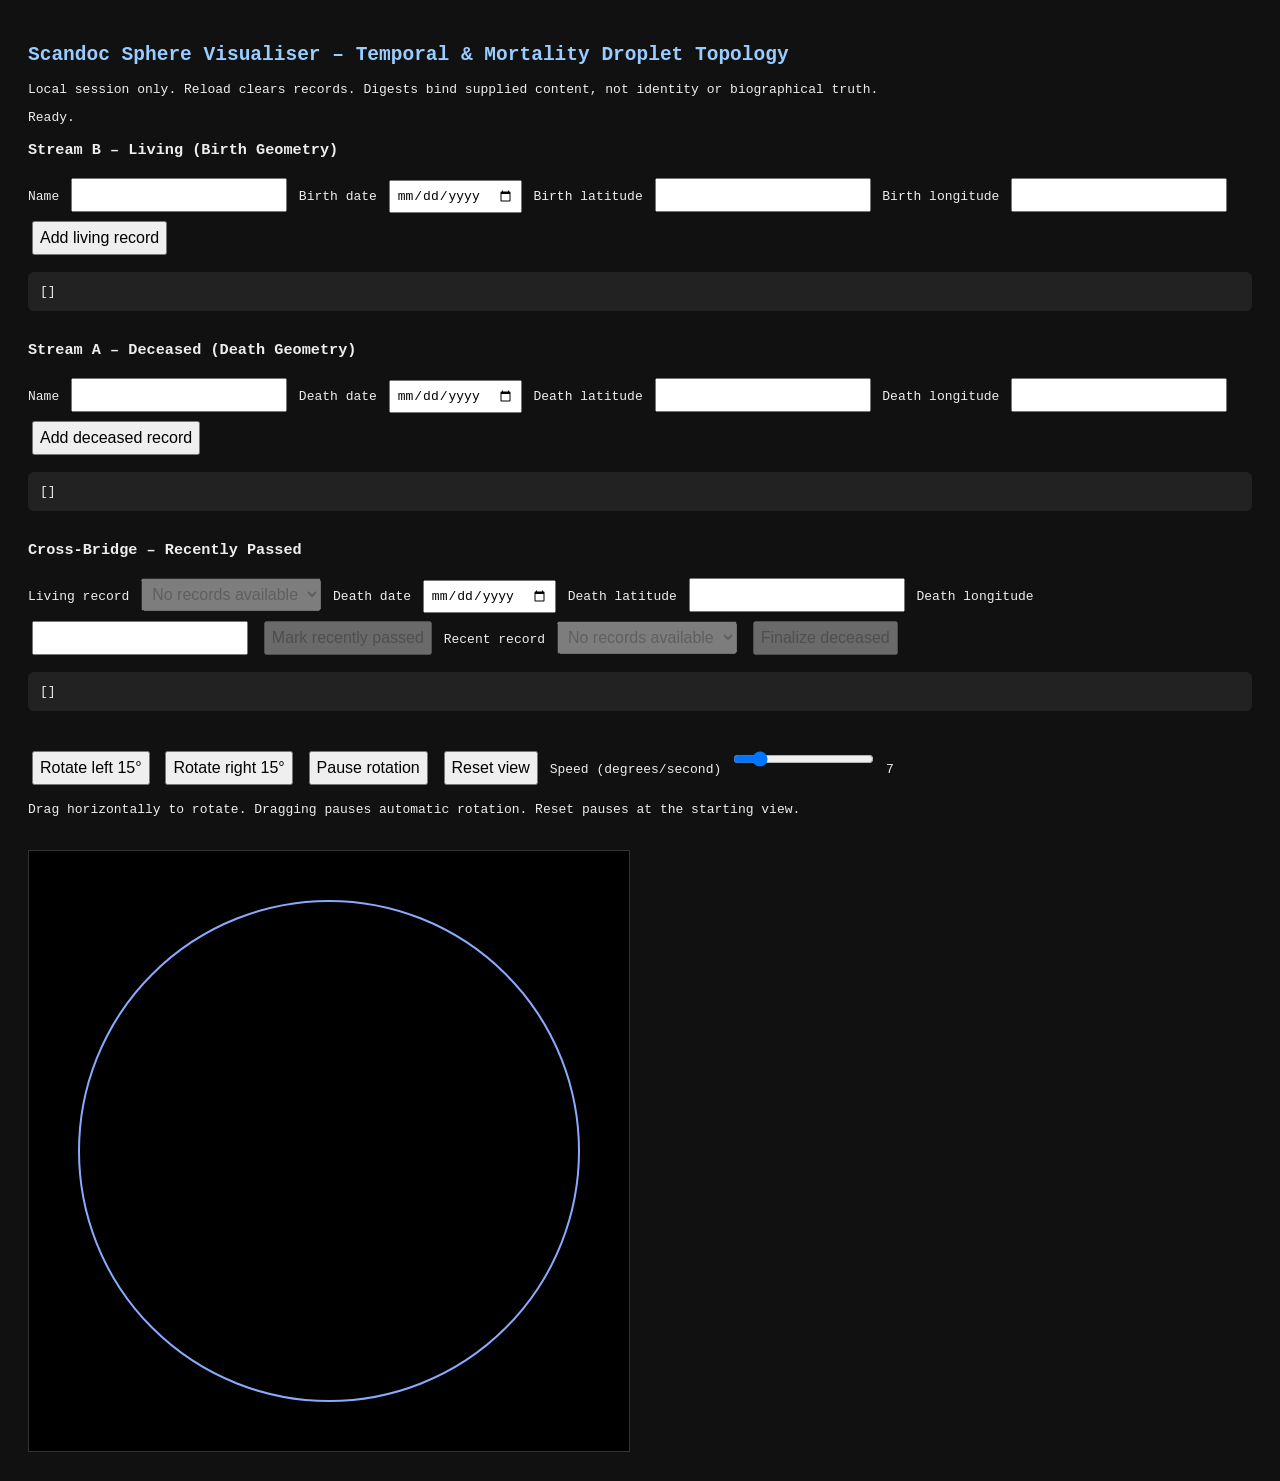
<file: site/sphere/index.html>
<!DOCTYPE html>
<html lang="en">
<head>
<meta charset="UTF-8">
<meta name="viewport" content="width=device-width, initial-scale=1">
<title>Scandoc Sphere Visualiser</title>
<style>
body { font-family: monospace; background: #111; color: #eee; padding: 20px; }
h2 { color: #9cf; }
input, button, select { font-size: 1em; padding: 6px; margin: 4px; max-width: 100%; box-sizing: border-box; }
pre { background: #222; padding: 12px; border-radius: 6px; white-space: pre-wrap; overflow-wrap: anywhere; }
.stream { margin-bottom: 30px; }
canvas { background: #000; border: 1px solid #333; margin-top: 20px; max-width: 100%; height: auto; touch-action: none; cursor: grab; }
canvas.dragging { cursor: grabbing; }
#appStatus { overflow-wrap: anywhere; }
</style>
</head>
<body>
<h2>Scandoc Sphere Visualiser – Temporal & Mortality Droplet Topology</h2>
<p>Local session only. Reload clears records. Digests bind supplied content, not identity or biographical truth.</p>
<p id="appStatus" role="status" aria-live="polite">Ready.</p>
<div class="stream">
<h3>Stream B – Living (Birth Geometry)</h3>
<label>Name <input id="bName"></label>
<label>Birth date <input id="bDate" type="date"></label>
<label>Birth latitude <input id="bLat" type="number" min="-90" max="90" step="any"></label>
<label>Birth longitude <input id="bLon" type="number" min="-180" max="180" step="any"></label>
<button type="button" id="addBirth">Add living record</button>
<pre id="birthStream">[]</pre>
</div>
<div class="stream">
<h3>Stream A – Deceased (Death Geometry)</h3>
<label>Name <input id="dName"></label>
<label>Death date <input id="dDate" type="date"></label>
<label>Death latitude <input id="dLat" type="number" min="-90" max="90" step="any"></label>
<label>Death longitude <input id="dLon" type="number" min="-180" max="180" step="any"></label>
<button type="button" id="addDeath">Add deceased record</button>
<pre id="deathStream">[]</pre>
</div>
<div class="stream">
<h3>Cross-Bridge – Recently Passed</h3>
<label>Living record <select id="livingRecord"></select></label>
<label>Death date <input id="rDate" type="date"></label>
<label>Death latitude <input id="rLat" type="number" min="-90" max="90" step="any"></label>
<label>Death longitude <input id="rLon" type="number" min="-180" max="180" step="any"></label>
<button type="button" id="markRecent">Mark recently passed</button>
<label>Recent record <select id="recentRecord"></select></label>
<button type="button" id="finalizeDeath">Finalize deceased</button>
<pre id="recentStream">[]</pre>
</div>
<div role="group" aria-label="Sphere rotation controls">
<button type="button" id="rotateLeft">Rotate left 15°</button>
<button type="button" id="rotateRight">Rotate right 15°</button>
<button type="button" id="toggleRotation" aria-pressed="false">Pause rotation</button>
<button type="button" id="resetRotation">Reset view</button>
<label for="rotationSpeed">Speed (degrees/second)</label>
<input id="rotationSpeed" type="range" min="0" max="60" step="1" value="7">
<output id="rotationSpeedValue" for="rotationSpeed">7</output>
<p id="rotationHelp">Drag horizontally to rotate. Dragging pauses automatic rotation. Reset pauses at the starting view.</p>
</div>
<canvas id="scandocSphere" width="600" height="600" aria-label="Rotating sphere droplets" aria-describedby="rotationHelp"></canvas>
<script>
'use strict';
async function sha256(value) {
  const bytes = await crypto.subtle.digest('SHA-256', new TextEncoder().encode(value));
  return Array.from(new Uint8Array(bytes), b => b.toString(16).padStart(2, '0')).join('');
}
function validate(input) {
  if (!input || typeof input !== 'object') throw Error('Record required');
  const name = typeof input.name === 'string' ? input.name.trim() : '';
  if (!name) throw Error('Name required');
  if (typeof input.date !== 'string' || !/^\d{4}-\d{2}-\d{2}$/.test(input.date)) throw Error('Invalid date');
  const date = new Date(input.date + 'T00:00:00.000Z');
  if (!Number.isFinite(date.getTime()) || date.toISOString().slice(0, 10) !== input.date) throw Error('Invalid calendar date');
  if (!Number.isFinite(input.lat) || input.lat < -90 || input.lat > 90) throw Error('Invalid latitude');
  if (!Number.isFinite(input.lon) || input.lon < -180 || input.lon > 180) throw Error('Invalid longitude');
  return { name, date: input.date, lat: Object.is(input.lat, -0) ? 0 : input.lat, lon: Object.is(input.lon, -0) ? 0 : input.lon };
}
function createModel(digest = sha256) {
  const records = new Map();
  let queue = Promise.resolve();
  const serialize = work => {
    const result = queue.then(work);
    queue = result.catch(() => {});
    return result;
  };
  async function bind(id, fields, cycle) {
    const commit = await digest(JSON.stringify(['scandoc-droplet/1', id, fields.name, fields.date, fields.lat, fields.lon, cycle]));
    if (typeof commit !== 'string' || !/^[a-f0-9]{64}$/.test(commit)) throw Error('Invalid digest');
    const sphere_commit = await digest(JSON.stringify(['scandoc-sphere-position/1', commit, fields.lat, fields.lon]));
    if (typeof sphere_commit !== 'string' || !/^[a-f0-9]{64}$/.test(sphere_commit)) throw Error('Invalid sphere digest');
    return Object.freeze({ id, ...fields, cycle, commit, sphere_commit });
  }
  const snapshot = () => Array.from(records.values(), r => ({ ...r }));
  return {
    snapshot,
    streams() {
      const all = snapshot();
      return Object.fromEntries(['living', 'recent', 'deceased'].map(c => [c, all.filter(r => r.cycle === c)]));
    },
    add(input, cycle = 'living') {
      let fields;
      try {
        fields = validate(input);
        if (!['living', 'deceased'].includes(cycle)) throw Error('Invalid initial state');
      } catch (error) { return Promise.reject(error); }
      return serialize(async () => {
        const id = crypto.randomUUID();
        const record = await bind(id, fields, cycle);
        records.set(id, record);
        return { ...record };
      });
    },
    transition(id, input) {
      let fields;
      try { fields = validate(input); } catch (error) { return Promise.reject(error); }
      return serialize(async () => {
        const prior = records.get(id);
        if (!prior) throw Error('Unknown record ID');
        const cycle = { living: 'recent', recent: 'deceased' }[prior.cycle];
        if (!cycle) throw Error('No transition from deceased');
        if (fields.name !== prior.name) throw Error('Transition cannot rename a record');
        if (fields.date < prior.date) throw Error('Transition date precedes prior event');
        if (prior.cycle === 'recent' && (fields.date !== prior.date || fields.lat !== prior.lat || fields.lon !== prior.lon)) throw Error('Finalization must preserve the recent death event');
        const record = await bind(id, fields, cycle);
        records.set(id, record);
        return { ...record };
      });
    },
    droplets() {
      return snapshot().map(r => ({ id: r.id, lat: r.lat, lon: r.lon, color: { living: '#44ccff', recent: '#ff4444', deceased: '#ffaa44' }[r.cycle] }));
    }
  };
}
function project(droplets, angle = 0, radius = 250) {
  if (!Number.isFinite(angle) || !Number.isFinite(radius) || radius <= 0) throw Error('Invalid view');
  angle %= Math.PI * 2;
  return droplets.flatMap(d => {
    if (!d || !Number.isFinite(d.lat) || !Number.isFinite(d.lon) || d.lat < -90 || d.lat > 90 || d.lon < -180 || d.lon > 180) return [];
    const lat = d.lat * Math.PI / 180, lon = d.lon * Math.PI / 180 + angle;
    const x = radius * Math.cos(lat) * Math.cos(lon), y = -radius * Math.sin(lat), z = radius * Math.cos(lat) * Math.sin(lon);
    if (![x, y, z].every(Number.isFinite) || z < 0) return [];
    return [{ ...d, x, y, z }];
  }).sort((a, b) => a.z - b.z);
}
const model = createModel();
const $ = id => document.getElementById(id);
const mutationButtons = ['addBirth', 'addDeath', 'markRecent', 'finalizeDeath'];
let busy = false;
const Sphere = {
  canvas: null, ctx: null, angle: 0, autoRotate: true,
  speed: 7 * Math.PI / 180, lastFrame: null, drag: null, droplets: [],
  init() {
    this.canvas = $('scandocSphere');
    this.ctx = this.canvas.getContext('2d');
    if (!this.ctx) throw Error('Canvas rendering unavailable');
    this.initControls();
    requestAnimationFrame(time => this.draw(time));
  },
  setAutoRotate(enabled) {
    this.autoRotate = enabled;
    $('toggleRotation').textContent = enabled ? 'Pause rotation' : 'Resume rotation';
    $('toggleRotation').setAttribute('aria-pressed', String(!enabled));
  },
  rotate(delta) {
    const turn = Math.PI * 2;
    this.angle = ((this.angle + delta) % turn + turn) % turn;
  },
  initControls() {
    $('rotateLeft').addEventListener('click', () => { this.setAutoRotate(false); this.rotate(-Math.PI / 12); });
    $('rotateRight').addEventListener('click', () => { this.setAutoRotate(false); this.rotate(Math.PI / 12); });
    $('toggleRotation').addEventListener('click', () => this.setAutoRotate(!this.autoRotate));
    $('resetRotation').addEventListener('click', () => { this.angle = 0; this.setAutoRotate(false); });
    $('rotationSpeed').addEventListener('input', () => {
      const value = Number($('rotationSpeed').value);
      if (!Number.isFinite(value) || value < 0 || value > 60) return;
      this.speed = value * Math.PI / 180;
      $('rotationSpeedValue').textContent = String(value);
    });
    this.canvas.addEventListener('pointerdown', event => {
      if (!event.isPrimary || event.button !== 0 || this.drag) return;
      this.canvas.setPointerCapture(event.pointerId);
      this.drag = { id: event.pointerId, x: event.clientX };
      this.setAutoRotate(false);
      this.canvas.classList.add('dragging');
    });
    this.canvas.addEventListener('pointermove', event => {
      if (!this.drag || event.pointerId !== this.drag.id) return;
      const width = this.canvas.getBoundingClientRect().width;
      if (width > 0) this.rotate((event.clientX - this.drag.x) * Math.PI * 2 / width);
      this.drag.x = event.clientX;
    });
    const finish = event => {
      if (!this.drag || event.pointerId !== this.drag.id) return;
      this.drag = null;
      this.canvas.classList.remove('dragging');
      if (this.canvas.hasPointerCapture(event.pointerId)) this.canvas.releasePointerCapture(event.pointerId);
    };
    for (const event of ['pointerup', 'pointercancel', 'lostpointercapture']) this.canvas.addEventListener(event, finish);
  },
  drawSphere() {
    const ctx = this.ctx;
    ctx.clearRect(0, 0, this.canvas.width, this.canvas.height);
    ctx.save();
    ctx.translate(this.canvas.width / 2, this.canvas.height / 2);
    ctx.strokeStyle = '#88aaff'; ctx.lineWidth = 2;
    ctx.beginPath(); ctx.arc(0, 0, 250, 0, Math.PI * 2); ctx.stroke();
    ctx.restore();
  },
  drawDroplets() {
    const ctx = this.ctx, r = 250;
    const points = project(this.droplets, this.angle, r);
    ctx.save(); ctx.translate(this.canvas.width / 2, this.canvas.height / 2);
    ctx.beginPath(); ctx.arc(0, 0, r, 0, Math.PI * 2); ctx.clip();
    for (const d of points) {
      const depth = Math.max(0, Math.min(1, d.z / r));
      ctx.globalAlpha = 0.65 + 0.35 * depth; ctx.fillStyle = d.color || '#ffcc44';
      ctx.beginPath(); ctx.arc(d.x, d.y, 4 + 2 * depth, 0, Math.PI * 2); ctx.fill();
    }
    ctx.restore();
  },
  draw(time) {
    const elapsed = this.lastFrame === null ? 0 : Math.max(0, Math.min((time - this.lastFrame) / 1000, 0.1));
    this.lastFrame = time;
    if (this.autoRotate && !this.drag) this.rotate(this.speed * elapsed);
    this.drawSphere(); this.drawDroplets();
    requestAnimationFrame(next => this.draw(next));
  }
};
function updateSelect(id, records) {
  const select = $(id), previous = select.value;
  select.replaceChildren();
  if (!records.length) {
    select.append(new Option('No records available', ''));
  } else {
    for (const r of records) select.append(new Option(r.name + ' | ' + r.date + ' | ' + r.id, r.id));
    if (records.some(r => r.id === previous)) select.value = previous;
  }
  select.disabled = busy || !records.length;
}
function render() {
  const streams = model.streams();
  $('birthStream').textContent = JSON.stringify(streams.living, null, 2);
  $('deathStream').textContent = JSON.stringify(streams.deceased, null, 2);
  $('recentStream').textContent = JSON.stringify(streams.recent, null, 2);
  Sphere.droplets = model.droplets();
  updateSelect('livingRecord', streams.living);
  updateSelect('recentRecord', streams.recent);
  for (const id of mutationButtons) $(id).disabled = busy;
  $('markRecent').disabled = busy || !streams.living.length;
  $('finalizeDeath').disabled = busy || !streams.recent.length;
}
function readInput(prefix, name) {
  const number = suffix => {
    const value = $(prefix + suffix).value.trim();
    return value === '' ? NaN : Number(value);
  };
  return { name: name === undefined ? $(prefix + 'Name').value : name, date: $(prefix + 'Date').value, lat: number('Lat'), lon: number('Lon') };
}
async function mutate(work) {
  if (busy) return;
  busy = true; render(); $('appStatus').textContent = 'Validating and hashing locally…';
  try {
    const record = await work();
    $('appStatus').textContent = 'Updated ' + record.id + ' → ' + record.cycle + '. Content digest only; not verified biography.';
  } catch (error) {
    $('appStatus').textContent = 'Rejected: ' + error.message;
  } finally { busy = false; render(); }
}
$('addBirth').addEventListener('click', () => {
  const input = readInput('b');
  void mutate(() => model.add(input, 'living'));
});
$('addDeath').addEventListener('click', () => {
  const input = readInput('d');
  void mutate(() => model.add(input, 'deceased'));
});
$('markRecent').addEventListener('click', () => {
  const id = $('livingRecord').value;
  const prior = model.snapshot().find(r => r.id === id);
  if (!prior) { $('appStatus').textContent = 'Select a living record.'; return; }
  const input = readInput('r', prior.name);
  void mutate(() => model.transition(id, input));
});
$('finalizeDeath').addEventListener('click', () => {
  const id = $('recentRecord').value;
  const prior = model.snapshot().find(r => r.id === id);
  if (!prior) { $('appStatus').textContent = 'Select a recent record.'; return; }
  void mutate(() => model.transition(id, prior));
});
try {
  if (!globalThis.crypto?.subtle || typeof globalThis.crypto.randomUUID !== 'function') throw Error('Secure-context Web Crypto is required. Open through HTTPS or localhost.');
  Sphere.init(); render();
} catch (error) {
  $('appStatus').textContent = 'Unavailable: ' + error.message;
  for (const id of [...mutationButtons, 'rotateLeft', 'rotateRight', 'toggleRotation', 'resetRotation', 'rotationSpeed', 'livingRecord', 'recentRecord']) $(id).disabled = true;
}
</script>
</body>
</html>
</file>
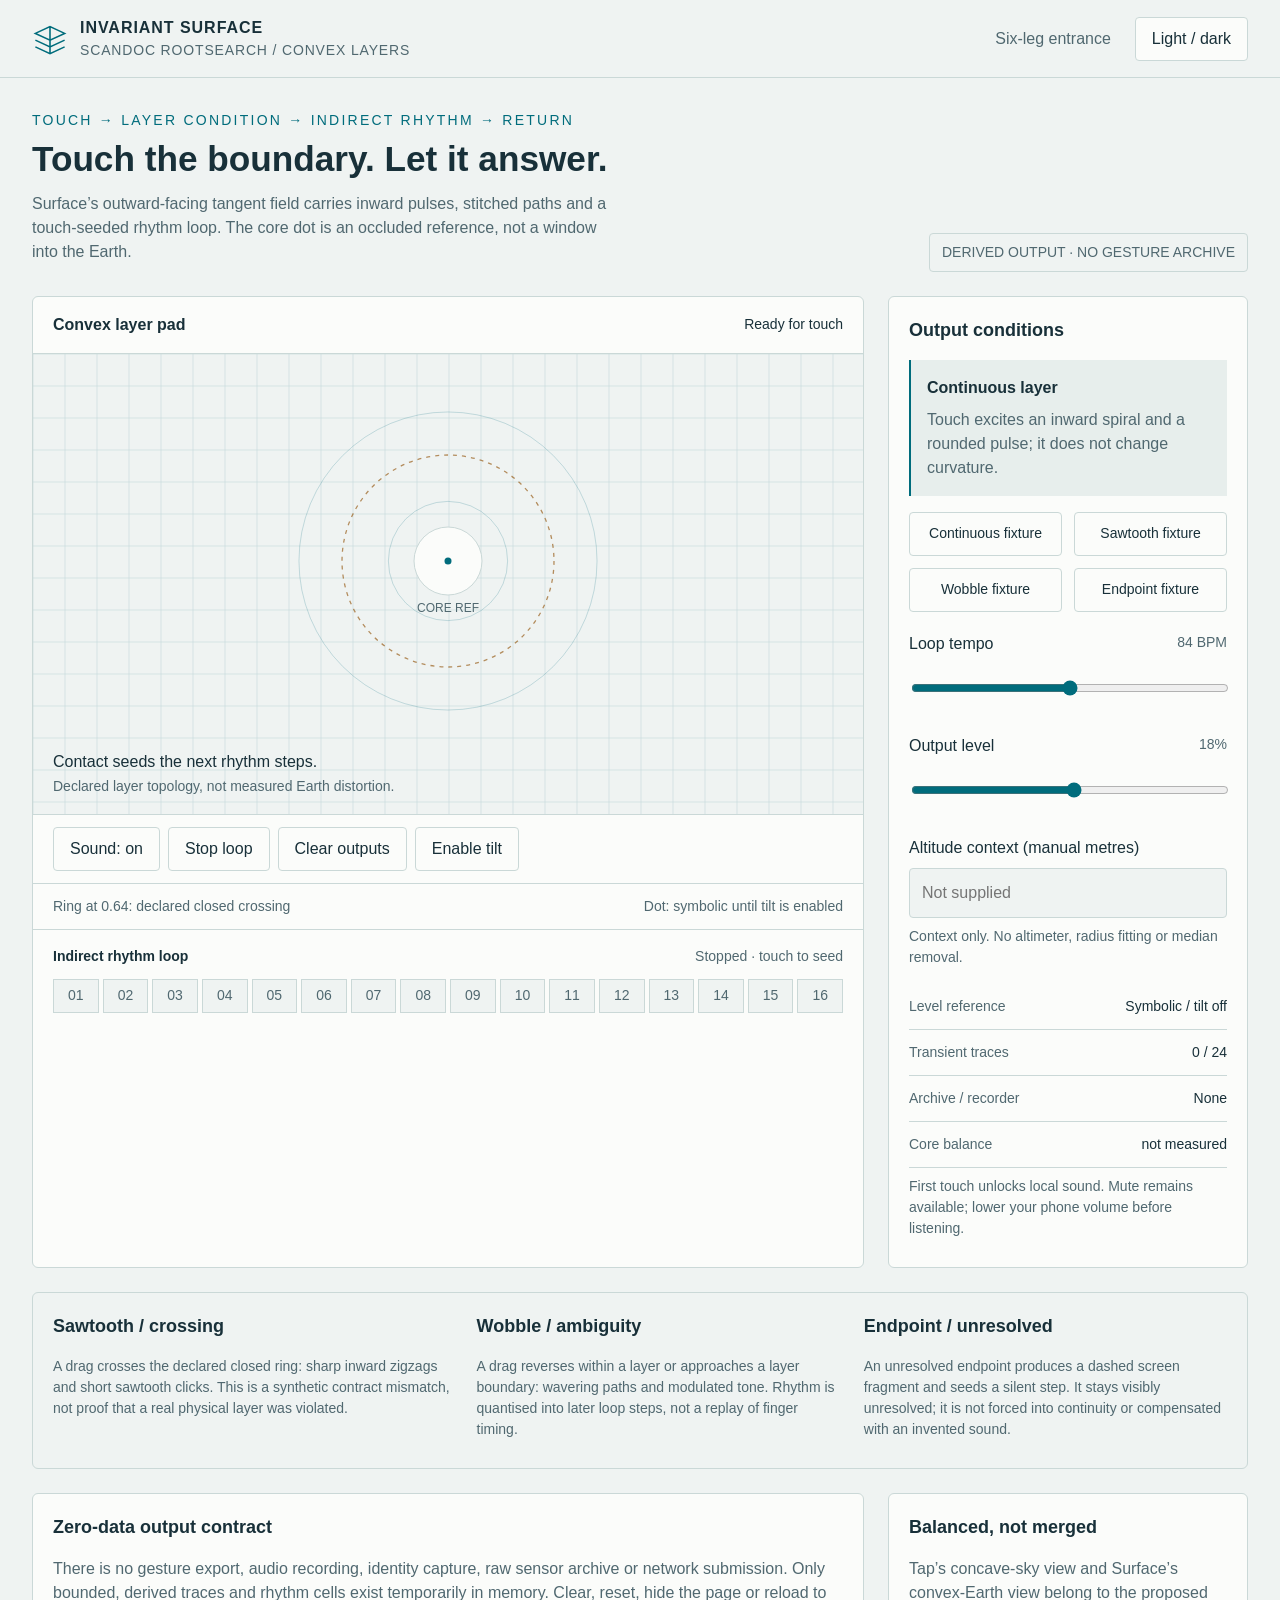
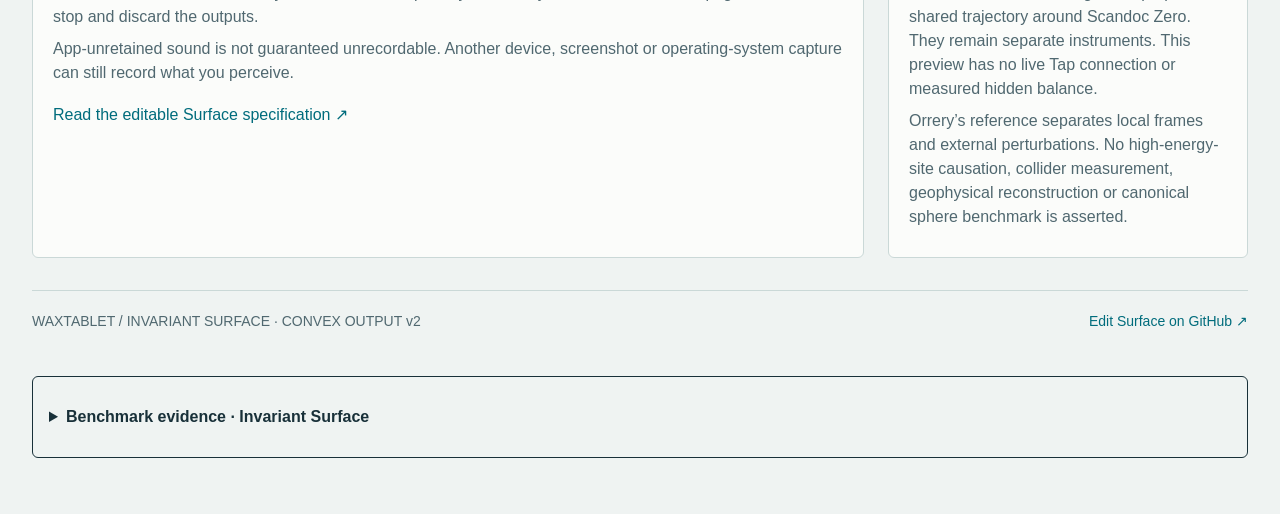
<file: site/surface/index.html>
<!doctype html>
<html lang="en">
  <head>
    <meta charset="utf-8" />
    <meta name="viewport" content="width=device-width,initial-scale=1" />
    <title>Invariant Surface · Convex Output</title>
    <link rel="stylesheet" href="base.css" />
    <link rel="stylesheet" href="style.css" />
    <script defer src="model.js"></script>
    <script defer src="app.js"></script>
  </head>
  <body>
    <a class="skip" href="#main">Skip to Surface</a>
    <header>
      <div class="brand">
        <svg viewBox="0 0 32 32" fill="none" aria-label="Invariant Surface mark" role="img">
          <path
            d="M3 11 16 5l13 6-13 6L3 11Zm0 6 13 6 13-6M3 23l13 6 13-6M16 5v24"
            stroke="currentColor"
            stroke-width="1.4"
          />
        </svg>
        <div>INVARIANT SURFACE<small>SCANDOC ROOTSEARCH / CONVEX LAYERS</small></div>
      </div>
      <nav>
        <a href="../">Six-leg entrance</a
        ><button id="theme" aria-label="Toggle light and dark">Light / dark</button>
      </nav>
    </header>
    <main id="main">
      <section class="intro">
        <div>
          <div class="eyebrow">Touch → layer condition → indirect rhythm → return</div>
          <h1>Touch the boundary. Let it answer.</h1>
          <p class="lede">
            Surface’s outward-facing tangent field carries inward pulses, stitched paths and a
            touch-seeded rhythm loop. The core dot is an occluded reference, not a window into the
            Earth.
          </p>
        </div>
        <span class="pill">DERIVED OUTPUT · NO GESTURE ARCHIVE</span>
      </section>
      <section class="workspace">
        <article class="panel">
          <div class="panel-head">
            <h2>Convex layer pad</h2>
            <span id="field-state" role="status">Ready for touch</span>
          </div>
          <div class="pad-wrap">
            <canvas
              id="surface"
              tabindex="0"
              role="button"
              aria-label="Convex layer pad. Touch or drag; Enter or Space seeds a synthetic pulse. Escape stops the loop."
            ></canvas>
            <div class="pad-caption">
              <strong id="caption">Contact seeds the next rhythm steps.</strong
              ><span>Declared layer topology, not measured Earth distortion.</span>
            </div>
          </div>
          <div class="toolbar">
            <button id="sound" aria-pressed="true">Sound: on</button
            ><button id="stop">Stop loop</button><button id="clear">Clear outputs</button
            ><button id="tilt">Enable tilt</button>
          </div>
          <div class="map-foot">
            <span>Ring at 0.64: declared closed crossing</span
            ><span>Dot: symbolic until tilt is enabled</span>
          </div>
          <div class="rhythm">
            <div class="rhythm-head">
              <strong>Indirect rhythm loop</strong
              ><span id="loop-status" role="status">Touch to seed · 16 steps</span>
            </div>
            <div id="steps" class="steps" aria-label="Sixteen-step derived rhythm"></div>
          </div>
        </article>
        <aside class="panel controls">
          <h2>Output conditions</h2>
          <div class="condition" id="condition" data-kind="continuous">
            <strong id="condition-title">Continuous layer</strong
            ><span id="condition-detail"
              >Touch excites an inward spiral and a rounded pulse; it does not change
              curvature.</span
            >
          </div>
          <div class="row fixtures">
            <button id="sample">Continuous fixture</button><button id="saw">Sawtooth fixture</button
            ><button id="wobble">Wobble fixture</button
            ><button id="endpoint">Endpoint fixture</button>
          </div>
          <div class="field">
            <label for="tempo">Loop tempo <span id="tempo-value">84 BPM</span></label
            ><input id="tempo" type="range" min="48" max="120" step="1" value="84" />
          </div>
          <div class="field">
            <label for="volume">Output level <span id="volume-value">18%</span></label
            ><input id="volume" type="range" min="0" max="35" step="1" value="18" />
          </div>
          <div class="field">
            <label for="altitude">Altitude context (manual metres)</label
            ><input
              id="altitude"
              type="number"
              min="-500"
              max="9000"
              step="1"
              placeholder="Not supplied"
            />
            <p class="help">Context only. No altimeter, radius fitting or median removal.</p>
          </div>
          <div class="meta-line">
            <span>Level reference</span><strong id="level-status">Symbolic / tilt off</strong>
          </div>
          <div class="meta-line">
            <span>Transient traces</span><strong id="trace-count">0 / 24</strong>
          </div>
          <div class="meta-line"><span>Archive / recorder</span><strong>None</strong></div>
          <div class="meta-line"><span>Core balance</span><strong>not measured</strong></div>
          <p class="help" id="audio-status" role="status">
            First touch unlocks local sound. Mute remains available; lower your phone volume before
            listening.
          </p>
        </aside>
      </section>
      <section class="boundary">
        <div>
          <h2>Sawtooth / crossing</h2>
          <p>
            A drag crosses the declared closed ring: sharp inward zigzags and short sawtooth clicks.
            This is a synthetic contract mismatch, not proof that a real physical layer was
            violated.
          </p>
        </div>
        <div>
          <h2>Wobble / ambiguity</h2>
          <p>
            A drag reverses within a layer or approaches a layer boundary: wavering paths and
            modulated tone. Rhythm is quantised into later loop steps, not a replay of finger
            timing.
          </p>
        </div>
        <div>
          <h2>Endpoint / unresolved</h2>
          <p>
            An unresolved endpoint produces a dashed screen fragment and seeds a silent step. It
            stays visibly unresolved; it is not forced into continuity or compensated with an
            invented sound.
          </p>
        </div>
      </section>
      <section class="lower">
        <article class="panel content">
          <h2>Zero-data output contract</h2>
          <p>
            There is no gesture export, audio recording, identity capture, raw sensor archive or
            network submission. Only bounded, derived traces and rhythm cells exist temporarily in
            memory. Clear, reset, hide the page or reload to stop and discard the outputs.
          </p>
          <p>
            App-unretained sound is not guaranteed unrecordable. Another device, screenshot or
            operating-system capture can still record what you perceive.
          </p>
          <a
            href="https://github.com/harleycameron-rgb/scandoc-zero-previews/blob/main/docs/SURFACE-OUTPUT-SPEC.md"
            target="_blank"
            rel="noopener noreferrer"
            id="spec-link"
            >Read the editable Surface specification ↗</a
          >
        </article>
        <aside class="panel content">
          <h2>Balanced, not merged</h2>
          <p>
            Tap’s concave-sky view and Surface’s convex-Earth view belong to the proposed shared
            trajectory around Scandoc Zero. They remain separate instruments. This preview has no
            live Tap connection or measured hidden balance.
          </p>
          <p class="help">
            Orrery’s reference separates local frames and external perturbations. No
            high-energy-site causation, collider measurement, geophysical reconstruction or
            canonical sphere benchmark is asserted.
          </p>
        </aside>
      </section>
      <footer>
        <span>WAXTABLET / INVARIANT SURFACE · CONVEX OUTPUT v2</span
        ><a
          href="https://github.com/harleycameron-rgb/scandoc-zero-previews/tree/main/site/surface"
          target="_blank"
          rel="noopener noreferrer"
          >Edit Surface on GitHub ↗</a
        >
      </footer>
    <!-- BEGIN BENCHMARK EVIDENCE -->
<section class="benchmark-evidence" aria-label="Scoped benchmark and DOI evidence" data-benchmark-revision="2026-10-10-research-publication-candidate-1"
 style="margin:24px 0;padding:16px;border:1px solid currentColor;border-radius:6px;line-height:1.5;overflow-wrap:anywhere">
 <details><summary><strong>Benchmark evidence · Invariant Surface</strong></summary>
 <p>Convex-layer chart, sawtooth/wobble outputs, indirect rhythm and optional tilt. No physical curvature or high-energy-site measurement; no exact audio/tilt benchmark DOI yet.</p>
 <p><strong>Status:</strong> local browser/software checks, not AGI or physical validation. DOI reports below retain their own source and scope.</p>
 <ul style="padding-left:20px"><li style="margin:10px 0"><a href="https://doi.org/10.5281/zenodo.23279566" target="_blank" rel="noopener noreferrer">10.5281/zenodo.23279566</a>
      <span> · WaxTablet Paired Touch-Surface Synthetic Session Kernel 0.4.0 (0.4.0)</span><br>
      <small>synthetic paired/session foundation; not convex screen/audio certification. open. Synthetic planar pair/session kernel. The deposited report does not certify the browser previews.</small></li><li style="margin:10px 0"><a href="https://doi.org/10.5281/zenodo.23270319" target="_blank" rel="noopener noreferrer">10.5281/zenodo.23270319</a>
      <span> · multi-llm-sphere-orchestration-provisional-benchmark (provisional-checkpoint-1)</span><br>
      <small>quarantined historical context only. open. Historical orchestration checkpoint. Quarantined and non-canonical. Symbolic model adapters are not external LLM inference; independent cross-model convergence was not measured.</small></li></ul>
 <p><small>Registry 2026-10-10-research-publication-candidate-1 · reviewed 2026-10-10.
 The archived snapshot is immutable; later benchmark settings update the live site only.
 Updated evidence does not silently replace a running fixture or promote the sphere.</small></p>

 </details>
</section>
<!-- END BENCHMARK EVIDENCE -->
</main>
  </body>
</html>
</file>
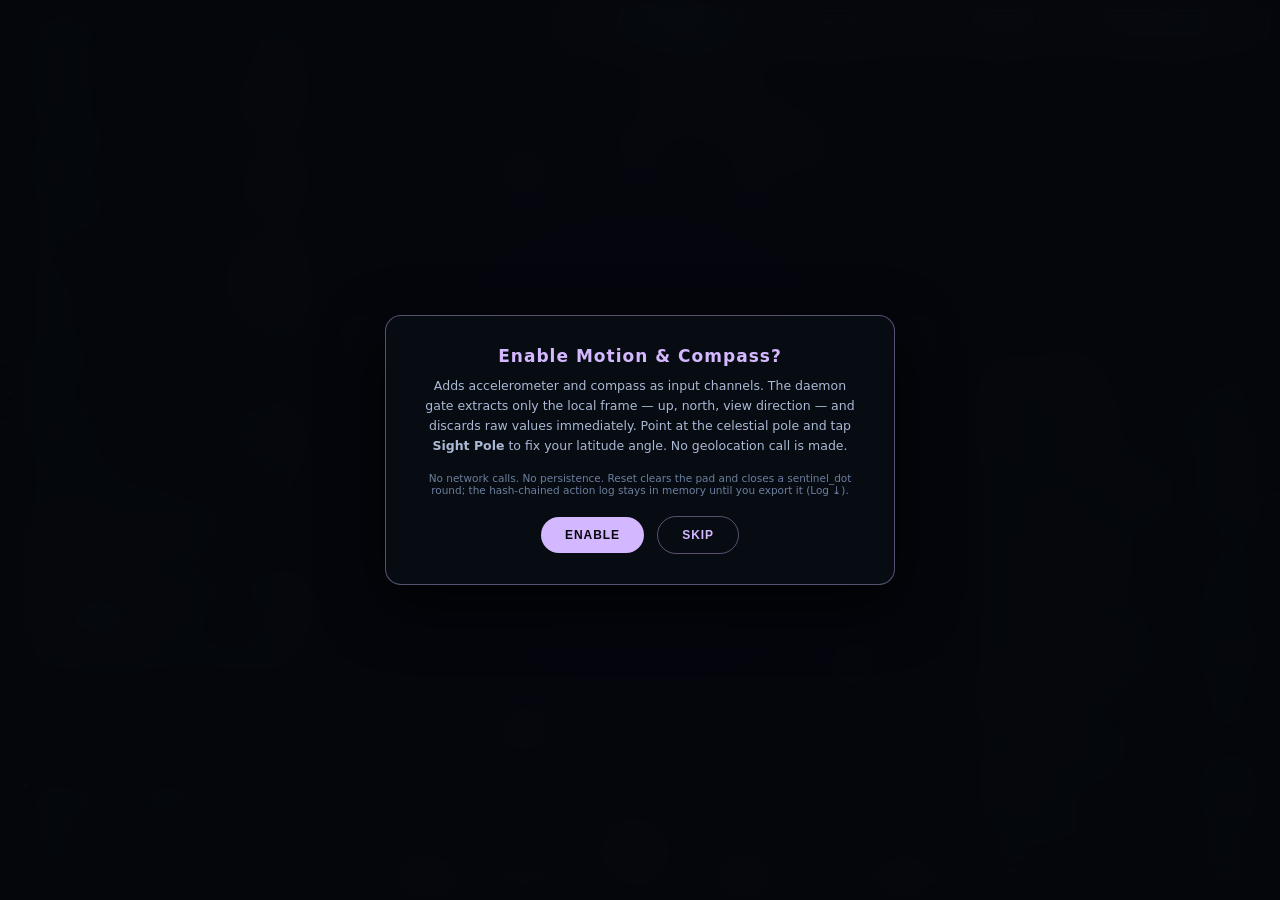
<file: site/tap/index.html>
<!doctype html>
<html lang="en">
  <head>
    <meta charset="UTF-8" />
    <meta
      name="viewport"
      content="width=device-width, initial-scale=1.0, maximum-scale=1.0, user-scalable=no, viewport-fit=cover"
    />
    <meta name="apple-mobile-web-app-capable" content="yes" />
    <meta name="apple-mobile-web-app-status-bar-style" content="black-translucent" />
    <meta name="theme-color" content="#05070c" />
    <meta name="apple-mobile-web-app-title" content="InvariantTap" />
    <link rel="manifest" href="manifest.webmanifest" />
    <link rel="apple-touch-icon" href="icon-180.png" />
    <link rel="icon" href="icon-192.png" />
    <title>Moiré Pad · Sky Fused</title>
    <style>
      :root {
        --bg: #05070c;
        --text: #e0ecff;
        --dim: #6b7f9e;
        --ok: #7cff9b;
        --warn: #ffd966;
        --bad: #ff7070;
        --moire: #d4b8ff;
        --trail: #a8e0ff;
        --mirror: #ffb8e0;
        --motion: #8ec5ff;
        --solar: #ffd484;
        --star: #8effff;
        --ui-scale: 1;
      }
      #hud,
      #controls,
      #legend,
      #factors,
      #lockbar {
        transform: scale(var(--ui-scale));
        transform-origin: top left;
      }
      #controls,
      #factors {
        transform-origin: top right;
      }
      #legend {
        transform-origin: bottom left;
      }
      #lockbar {
        transform-origin: bottom center;
      }
      @media (max-width: 700px), (max-height: 600px) {
        #hud {
          font-size: 10px;
          min-width: 150px;
          padding: 7px 9px;
          top: 6px;
          left: 6px;
        }
        #controls {
          top: 6px;
          right: 6px;
          max-width: 72vw;
          gap: 3px;
        }
        #controls button {
          padding: 5px 7px;
          font-size: 9px;
        }
        #legend {
          display: none;
        }
        #factors {
          min-width: 200px;
          font-size: 9px;
          bottom: 6px;
          right: 6px;
          padding: 7px 9px;
        }
        #lockbar {
          font-size: 9px;
          padding: 4px 8px;
        }
      }
      @media (max-width: 480px) {
        #hud {
          min-width: 130px;
        }
        #factors {
          min-width: 175px;
        }
      }
      html,
      body {
        margin: 0;
        width: 100%;
        height: 100%;
        overflow: hidden;
        background: var(--bg);
        color: white;
        font-family:
          system-ui,
          -apple-system,
          'Segoe UI',
          Roboto,
          sans-serif;
        touch-action: none;
        user-select: none;
        -webkit-user-select: none;
      }
      canvas {
        display: block;
        width: 100%;
        height: 100%;
        touch-action: none;
        cursor: crosshair;
      }

      #hud {
        position: fixed;
        top: 10px;
        left: 10px;
        z-index: 10;
        padding: 9px 12px;
        background: rgba(8, 12, 20, 0.78);
        border: 1px solid rgba(212, 184, 255, 0.35);
        border-radius: 10px;
        backdrop-filter: blur(12px);
        font-family: 'SF Mono', monospace;
        font-size: 11px;
        line-height: 1.55;
        color: #b8d0ff;
        min-width: 210px;
        pointer-events: none;
      }
      #hud .k {
        color: var(--dim);
        letter-spacing: 0.1em;
        text-transform: uppercase;
        font-size: 9px;
      }
      #hud .v {
        color: var(--text);
        font-weight: 600;
      }
      #hud .v.moire {
        color: var(--moire);
      }
      #hud .v.mirror {
        color: var(--mirror);
      }
      #hud .v.solar {
        color: var(--solar);
      }
      #hud .v.motion {
        color: var(--motion);
      }
      #hud .v.ok {
        color: var(--ok);
      }
      #hud .v.bad {
        color: var(--bad);
      }
      #hud .v.star {
        color: var(--star);
      }
      #hud .row {
        display: flex;
        justify-content: space-between;
        gap: 12px;
      }
      #hud .head {
        color: var(--dim);
        letter-spacing: 0.14em;
        text-transform: uppercase;
        font-size: 9px;
        margin: 7px 0 2px;
        border-top: 1px solid rgba(120, 180, 255, 0.12);
        padding-top: 5px;
      }
      #hud .head:first-child {
        border-top: none;
        padding-top: 0;
        margin-top: 0;
      }

      #controls {
        position: fixed;
        top: 10px;
        right: 10px;
        z-index: 10;
        display: flex;
        gap: 5px;
        flex-wrap: wrap;
        max-width: 60vw;
        justify-content: flex-end;
      }
      #controls button {
        padding: 7px 10px;
        border: 1px solid rgba(124, 255, 155, 0.5);
        background: rgba(20, 30, 48, 0.85);
        color: var(--ok);
        font-family: 'SF Mono', monospace;
        font-size: 10px;
        letter-spacing: 0.06em;
        border-radius: 6px;
        cursor: pointer;
        backdrop-filter: blur(10px);
        text-transform: uppercase;
      }
      #controls button:hover {
        background: rgba(40, 60, 90, 0.9);
      }
      #controls button.danger {
        border-color: rgba(255, 112, 112, 0.5);
        color: var(--bad);
      }
      #controls button.moire {
        border-color: rgba(212, 184, 255, 0.55);
        color: var(--moire);
      }
      #controls button.toggle {
        border-color: rgba(120, 180, 255, 0.35);
        color: var(--dim);
      }
      #controls button.toggle.active {
        border-color: rgba(212, 184, 255, 0.6);
        color: var(--moire);
        background: rgba(212, 184, 255, 0.18);
      }
      #controls button.toggle[data-key='motion'].active {
        border-color: rgba(142, 197, 255, 0.6);
        color: var(--motion);
        background: rgba(142, 197, 255, 0.18);
      }
      #controls button.toggle[data-key='tip'].active {
        border-color: rgba(168, 224, 255, 0.6);
        color: var(--trail);
        background: rgba(168, 224, 255, 0.18);
      }
      #controls button.toggle[data-key='solar'].active {
        border-color: rgba(255, 212, 132, 0.6);
        color: var(--solar);
        background: rgba(255, 212, 132, 0.18);
      }
      #controls button.toggle[data-key='sky'].active {
        border-color: rgba(142, 255, 255, 0.6);
        color: var(--star);
        background: rgba(142, 255, 255, 0.18);
      }
      #controls button#btn-sight {
        border-color: rgba(255, 212, 132, 0.6);
        color: var(--solar);
      }

      #legend {
        position: fixed;
        bottom: 10px;
        left: 10px;
        z-index: 10;
        padding: 7px 12px;
        background: rgba(0, 0, 0, 0.5);
        border: 1px solid rgba(120, 180, 255, 0.15);
        border-radius: 8px;
        font-family: 'SF Mono', monospace;
        font-size: 10px;
        color: var(--dim);
        pointer-events: none;
        line-height: 1.5;
        max-width: 320px;
      }
      #legend .t {
        color: var(--trail);
      }
      #legend .m {
        color: var(--moire);
      }
      #legend .mr {
        color: var(--mirror);
      }
      #legend .s {
        color: var(--solar);
      }
      #legend .st {
        color: var(--star);
      }

      #factors {
        position: fixed;
        bottom: 10px;
        right: 10px;
        z-index: 10;
        padding: 9px 11px;
        background: rgba(8, 12, 20, 0.88);
        border: 1px solid rgba(142, 197, 255, 0.3);
        border-radius: 10px;
        backdrop-filter: blur(12px);
        font-family: 'SF Mono', monospace;
        font-size: 10px;
        line-height: 1.5;
        color: #b8d0ff;
        min-width: 245px;
        user-select: none;
        max-height: 88vh;
        overflow-y: auto;
      }
      #factors .head {
        color: var(--dim);
        letter-spacing: 0.14em;
        text-transform: uppercase;
        font-size: 9px;
        margin: 8px 0 3px;
        border-top: 1px solid rgba(120, 180, 255, 0.12);
        padding-top: 5px;
      }
      #factors .head:first-child {
        border-top: none;
        padding-top: 0;
        margin-top: 0;
      }
      #factors .row {
        display: flex;
        justify-content: space-between;
        gap: 10px;
      }
      #factors .k {
        color: var(--dim);
        text-transform: uppercase;
        letter-spacing: 0.1em;
        font-size: 9px;
      }
      #factors .v {
        color: var(--text);
        font-weight: 600;
      }
      #factors .v.moire {
        color: var(--moire);
      }
      #factors .v.motion {
        color: var(--motion);
      }
      #factors .v.solar {
        color: var(--solar);
      }
      #factors .v.ok {
        color: var(--ok);
      }
      #factors .v.dim {
        color: var(--dim);
        font-weight: 400;
      }
      #factors input[type='range'] {
        -webkit-appearance: none;
        appearance: none;
        width: 100%;
        height: 3px;
        background: rgba(120, 180, 255, 0.15);
        border-radius: 2px;
        outline: none;
        margin: 2px 0 5px;
      }
      #factors input[type='range']::-webkit-slider-thumb {
        -webkit-appearance: none;
        width: 12px;
        height: 12px;
        border-radius: 50%;
        background: var(--moire);
        cursor: pointer;
        box-shadow: 0 0 6px rgba(212, 184, 255, 0.6);
      }
      #factors input[type='range']::-moz-range-thumb {
        width: 12px;
        height: 12px;
        border-radius: 50%;
        background: var(--moire);
        border: none;
        cursor: pointer;
      }
      #factors #spark {
        display: block;
        width: 100%;
        height: 36px;
        margin: 3px 0 2px;
        border-radius: 4px;
        background: rgba(0, 0, 0, 0.35);
        border: 1px solid rgba(120, 180, 255, 0.12);
      }
      #factors .tag {
        display: inline-block;
        padding: 1px 5px;
        border-radius: 3px;
        font-size: 8px;
        letter-spacing: 0.08em;
        margin-left: 4px;
        text-transform: uppercase;
      }
      #factors .tag.base {
        background: rgba(107, 127, 158, 0.25);
        color: var(--dim);
      }
      #factors .tag.pert {
        background: rgba(212, 184, 255, 0.18);
        color: var(--moire);
      }
      #factors .tag.diag {
        background: rgba(124, 255, 155, 0.15);
        color: var(--ok);
      }

      #lockbar {
        position: fixed;
        bottom: 10px;
        left: 50%;
        transform: translateX(-50%) scale(var(--ui-scale));
        z-index: 10;
        padding: 5px 12px;
        background: rgba(8, 12, 20, 0.7);
        border: 1px solid rgba(120, 180, 255, 0.15);
        border-radius: 20px;
        font-family: 'SF Mono', monospace;
        font-size: 10px;
        color: var(--dim);
        pointer-events: none;
        letter-spacing: 0.06em;
      }
      #lockbar .hash {
        color: var(--moire);
      }
      #lockbar .sep {
        margin: 0 8px;
        opacity: 0.4;
      }

      #permission {
        position: fixed;
        inset: 0;
        z-index: 100;
        display: flex;
        align-items: center;
        justify-content: center;
        background: rgba(5, 7, 12, 0.94);
        backdrop-filter: blur(20px);
      }
      #permission.hidden {
        display: none;
      }
      #permission .card {
        max-width: 440px;
        margin: 16px;
        padding: 30px 34px;
        border: 1px solid rgba(212, 184, 255, 0.4);
        border-radius: 16px;
        background: rgba(8, 12, 20, 0.95);
        text-align: center;
        box-shadow: 0 20px 60px rgba(0, 0, 0, 0.8);
      }
      #permission h1 {
        margin: 0 0 10px;
        font-size: 17px;
        letter-spacing: 0.06em;
        color: var(--moire);
      }
      #permission p {
        margin: 0 0 16px;
        color: #aab9d4;
        font-size: 12.5px;
        line-height: 1.6;
      }
      #permission .small {
        font-size: 10.5px;
        color: var(--dim);
        margin-top: 14px;
      }
      #permission button {
        padding: 11px 24px;
        border: none;
        border-radius: 30px;
        background: var(--moire);
        color: #05070c;
        font-weight: 700;
        font-size: 12px;
        letter-spacing: 0.08em;
        cursor: pointer;
        text-transform: uppercase;
        margin: 0 4px;
      }
      #permission button:hover {
        opacity: 0.85;
      }
      #permission button.skip {
        background: transparent;
        border: 1px solid rgba(212, 184, 255, 0.4);
        color: var(--moire);
      }

      #moire-toast {
        position: fixed;
        left: 50%;
        top: 50%;
        transform: translate(-50%, -50%);
        z-index: 120;
        background: rgba(8, 12, 20, 0.94);
        border: 1px solid rgba(212, 184, 255, 0.5);
        color: #e0ecff;
        padding: 12px 18px;
        border-radius: 10px;
        font:
          600 12px ui-monospace,
          'SF Mono',
          monospace;
        pointer-events: none;
        transition: opacity 0.2s;
        max-width: 80vw;
        text-align: center;
      }

      /* Slide-out panels: HUD sweeps left, lock panel sweeps right; an edge tab brings each back */
      #hud,
      #factors {
        transition:
          transform 0.35s cubic-bezier(0.2, 0.8, 0.2, 1),
          opacity 0.35s;
      }
      #hud.tucked {
        transform: translateX(calc(-100% - 14px)) scale(var(--ui-scale));
        opacity: 0;
      }
      #factors.tucked {
        transform: translateX(calc(100% + 14px)) scale(var(--ui-scale));
        opacity: 0;
      }
      .edge-tab {
        position: fixed;
        z-index: 11;
        width: 22px;
        height: 64px;
        padding: 0;
        background: rgba(8, 12, 20, 0.85);
        border: 1px solid rgba(212, 184, 255, 0.45);
        color: var(--moire);
        font:
          600 13px 'SF Mono',
          monospace;
        cursor: pointer;
        backdrop-filter: blur(10px);
        display: flex;
        align-items: center;
        justify-content: center;
        touch-action: manipulation;
      }
      #tab-hud {
        left: 0;
        top: 40%;
        border-left: none;
        border-radius: 0 10px 10px 0;
      }
      #tab-factors {
        right: 0;
        top: 55%;
        border-right: none;
        border-radius: 10px 0 0 10px;
      }
      #hud {
        left: 28px !important;
      }
      #factors {
        right: 28px !important;
      }
      .edge-tab:active {
        background: rgba(40, 60, 90, 0.9);
      }

      /* SOO pull-tab panel (bottom) */
      #tab-soo {
        position: fixed;
        left: 50%;
        bottom: 44px;
        transform: translateX(-50%);
        z-index: 12;
        padding: 4px 14px;
        border-radius: 10px 10px 0 0;
        border: 1px solid rgba(212, 184, 255, 0.45);
        border-bottom: none;
        background: rgba(8, 12, 20, 0.88);
        color: var(--moire);
        font:
          600 10px 'SF Mono',
          monospace;
        letter-spacing: 0.12em;
        cursor: pointer;
      }
      #soo-panel {
        position: fixed;
        left: 50%;
        bottom: 44px;
        z-index: 13;
        width: min(560px, 92vw);
        max-height: 52vh;
        overflow: auto;
        transform: translate(-50%, calc(100% + 60px));
        transition: transform 0.35s cubic-bezier(0.2, 0.8, 0.2, 1);
        background: rgba(8, 12, 20, 0.9);
        border: 1px solid rgba(212, 184, 255, 0.35);
        border-radius: 12px;
        backdrop-filter: blur(12px);
        padding: 10px 12px;
        font:
          10px 'SF Mono',
          monospace;
        color: #b8d0ff;
        display: grid;
        grid-template-columns: repeat(auto-fill, minmax(160px, 1fr));
        gap: 4px 14px;
      }
      #soo-panel.open {
        transform: translate(-50%, -26px);
      }
      #soo-panel .soo-state {
        grid-column: 1/-1;
        color: var(--dim);
        letter-spacing: 0.12em;
        text-transform: uppercase;
      }
      #soo-panel .soo-state span {
        color: var(--moire);
        font-weight: 600;
      }
      #soo-panel .ok {
        color: var(--ok) !important;
      }
      #soo-panel .bad {
        color: var(--bad) !important;
      }
      #soo-panel .head {
        color: var(--dim);
        letter-spacing: 0.14em;
        text-transform: uppercase;
        font-size: 9px;
        margin: 6px 0 3px;
        border-top: 1px solid rgba(120, 180, 255, 0.12);
        padding-top: 5px;
      }
      #soo-panel .row {
        display: flex;
        justify-content: space-between;
        align-items: center;
        gap: 8px;
        margin: 2px 0;
      }
      #soo-panel .k {
        color: var(--dim);
        font-size: 9px;
      }
      #soo-panel .v {
        color: var(--text);
      }
      #soo-panel input[type='range'] {
        width: 100%;
        accent-color: #d4b8ff;
        margin: 0 0 3px;
      }
      #soo-panel select {
        background: #0d1320;
        color: var(--text);
        border: 1px solid rgba(120, 180, 255, 0.3);
        border-radius: 4px;
        font:
          10px 'SF Mono',
          monospace;
      }
      #soo-panel .eq {
        display: flex;
        gap: 2px;
        height: 56px;
        align-items: flex-end;
      }
      #soo-panel .eq input {
        writing-mode: vertical-lr;
        direction: rtl;
        width: 16px;
        height: 52px;
      }
      #lockbar {
        white-space: nowrap;
        max-width: 96vw;
        overflow: hidden;
        text-overflow: ellipsis;
      }
      #controls button#btn-snap {
        border-color: rgba(124, 255, 155, 0.6);
        color: var(--ok);
      }
      #controls button#btn-snap.locked {
        background: rgba(124, 255, 155, 0.18);
      }
      /* In use: everything snaps off screen except Reset + Snap to Orbit */
      #hud,
      #factors,
      #legend,
      #lockbar,
      #soo-panel,
      .edge-tab,
      #tab-soo,
      #controls button {
        transition:
          transform 0.3s cubic-bezier(0.2, 0.8, 0.2, 1),
          opacity 0.3s;
      }
      body.in-use #hud {
        transform: translateX(calc(-100% - 40px)) !important;
        opacity: 0;
      }
      body.in-use #legend {
        transform: translateX(calc(-100% - 40px)) !important;
        opacity: 0;
      }
      body.in-use #factors {
        transform: translateX(calc(100% + 40px)) !important;
        opacity: 0;
      }
      body.in-use #tab-hud {
        transform: translateX(-100%);
        opacity: 0;
      }
      body.in-use #tab-factors {
        transform: translateX(100%);
        opacity: 0;
      }
      body.in-use #lockbar {
        transform: translate(-50%, 200%) !important;
        opacity: 0;
      }
      body.in-use #soo-panel {
        transform: translate(-50%, calc(100% + 120px)) !important;
      }
      body.in-use #tab-soo {
        transform: translate(-50%, 300%);
        opacity: 0;
      }
      body.in-use #controls button:not(#btn-reset):not(#btn-snap) {
        transform: translateY(-160%);
        opacity: 0;
        pointer-events: none;
      }
      body.in-use #hud,
      body.in-use #factors,
      body.in-use #legend,
      body.in-use #lockbar,
      body.in-use #soo-panel,
      body.in-use .edge-tab,
      body.in-use #tab-soo {
        pointer-events: none;
      }
      #soo-panel .drow {
        display: grid;
        grid-template-columns: repeat(auto-fill, minmax(120px, 1fr));
        gap: 2px 14px;
      }
      #soo-panel .knobs {
        display: flex;
        gap: 18px;
        margin: 6px 0;
      }
      #soo-panel .knob {
        display: flex;
        flex-direction: column;
        align-items: center;
        cursor: ns-resize;
        touch-action: none;
        width: 48px;
      }
      #soo-panel .knob svg {
        width: 40px;
        height: 40px;
      }
      #soo-panel .knob .kb {
        fill: #0d1320;
        stroke: rgba(120, 180, 255, 0.25);
        stroke-width: 2;
      }
      #soo-panel .knob .ka {
        fill: none;
        stroke: #d4b8ff;
        stroke-width: 3;
        stroke-linecap: round;
      }
      #soo-panel .knob .kn {
        stroke: #e0ecff;
        stroke-width: 2;
        stroke-linecap: round;
      }
      #soo-panel .mini {
        background: #0d1320;
        color: var(--moire);
        border: 1px solid rgba(212, 184, 255, 0.4);
        border-radius: 4px;
        font:
          9px 'SF Mono',
          monospace;
        padding: 2px 6px;
        cursor: pointer;
      }
      #pat-grid {
        display: grid;
        grid-template-columns: repeat(16, 1fr);
        gap: 2px;
        margin-top: 4px;
      }
      #pat-grid button {
        height: 22px;
        padding: 0;
        background: #0d1320;
        border: 1px solid rgba(120, 180, 255, 0.2);
        border-radius: 3px;
        color: var(--dim);
        font:
          8px 'SF Mono',
          monospace;
        cursor: pointer;
      }
      #pat-grid button:nth-child(4n + 1) {
        border-color: rgba(120, 180, 255, 0.45);
      }
      #pat-grid button.on {
        background: rgba(212, 184, 255, 0.45);
        color: #fff;
      }
      #pat-grid button.head {
        box-shadow: inset 0 0 0 1px #7cff9b;
      }
      #lb-chain.pulse {
        animation: sentpulse 0.6s ease-out;
      }
      @keyframes sentpulse {
        0% {
          color: #7cff9b;
          text-shadow: 0 0 8px #7cff9b;
        }
        100% {
          text-shadow: none;
        }
      }
    </style>
  </head>
  <body>
    <div id="hud">
      <div class="head">Gate — forward</div>
      <div class="row">
        <span class="k">origin</span> <span class="v moire" id="v-origin">0, 0</span>
      </div>
      <div class="row">
        <span class="k">rings</span> <span class="v moire" id="v-rings">0</span>
      </div>
      <div class="row"><span class="k">depth</span> <span class="v" id="v-depth">0</span></div>
      <div class="row">
        <span class="k">coherence</span> <span class="v moire" id="v-coherence">—</span>
      </div>
      <div class="row">
        <span class="k">moiré °</span> <span class="v moire" id="v-moire-angle">—</span>
      </div>

      <div class="head">Gate — mirror</div>
      <div class="row">
        <span class="k">origin</span> <span class="v mirror" id="vm-origin">0, 0</span>
      </div>
      <div class="row">
        <span class="k">rings</span> <span class="v mirror" id="vm-rings">0</span>
      </div>
      <div class="row">
        <span class="k">coherence</span> <span class="v mirror" id="vm-coherence">—</span>
      </div>

      <div class="head">Solar frame</div>
      <div class="row"><span class="k">lat</span> <span class="v solar" id="s-lat">—</span></div>
      <div class="row"><span class="k">alt</span> <span class="v solar" id="s-alt">—</span></div>
      <div class="row"><span class="k">az</span> <span class="v solar" id="s-az">—</span></div>
      <div class="row"><span class="k">decl</span> <span class="v solar" id="s-decl">—</span></div>
      <div class="row"><span class="k">source</span> <span class="v" id="s-source">—</span></div>

      <div class="head">Sky</div>
      <div class="row">
        <span class="k">view alt</span> <span class="v star" id="k-alt">—</span>
      </div>
      <div class="row"><span class="k">view az</span> <span class="v star" id="k-az">—</span></div>
      <div class="row"><span class="k">star</span> <span class="v star" id="k-star">—</span></div>

      <div class="head">Duet</div>
      <div class="row">
        <span class="k">divergence</span> <span class="v" id="v-divergence">—</span>
      </div>
      <div class="row"><span class="k">record</span> <span class="v" id="v-record">0</span></div>
      <div class="head">Local contact receipts</div>
      <div class="row"><span class="k">completed</span><span class="v" id="tap-receipt-count">0</span></div>
      <p id="tap-receipt-status" role="status" style="max-width:210px;white-space:normal;overflow-wrap:anywhere">Touch drives moiré; release binds a local receipt.</p>
      <details style="pointer-events:auto;max-width:210px"><summary>Latest receipt</summary><pre id="tap-receipt" style="white-space:pre-wrap;overflow-wrap:anywhere;max-height:160px;overflow:auto">No completed contact.</pre></details>
    <!-- BEGIN BENCHMARK EVIDENCE -->
<section class="benchmark-evidence" aria-label="Scoped benchmark and DOI evidence" data-benchmark-revision="2026-10-10-research-publication-candidate-1"
 style="margin:8px 0;max-width:210px;pointer-events:auto;padding:16px;border:1px solid currentColor;border-radius:6px;line-height:1.5;overflow-wrap:anywhere">
 <details><summary><strong>Benchmark evidence · InvariantTap</strong></summary>
 <p>Contact-driven moiré, sound pulse and completed-contact receipts. No exact DOI benchmark of these new browser additions is published yet.</p>
 <p><strong>Status:</strong> local browser/software checks, not AGI or physical validation. DOI reports below retain their own source and scope.</p>
 <ul style="padding-left:20px"><li style="margin:10px 0"><a href="https://doi.org/10.5281/zenodo.23174093" target="_blank" rel="noopener noreferrer">10.5281/zenodo.23174093</a>
      <span> · Invariant Drift Instrument (Moiré Pad · Sky Fused) (2026.10.06)</span><br>
      <small>related instrument; different source pin. restricted-files. Related moiré instrument deposit. Deposited report: five tests. Source revision differs from this Tap browser import; it is not the benchmark of the new contact pulse or receipt additions.</small></li><li style="margin:10px 0"><a href="https://doi.org/10.5281/zenodo.23174076" target="_blank" rel="noopener noreferrer">10.5281/zenodo.23174076</a>
      <span> · sentinel_dot: tamper-evident action logs for AI agents (v0.3.0)</span><br>
      <small>related receipt method; not preview certification. restricted-files. Related action-log package. Deposited report: 157 passed, 2 deselected. Different pinned source from the copied browser writer; not a rerun, signature or anchoring claim for this preview.</small></li><li style="margin:10px 0"><a href="https://doi.org/10.5281/zenodo.23279566" target="_blank" rel="noopener noreferrer">10.5281/zenodo.23279566</a>
      <span> · WaxTablet Paired Touch-Surface Synthetic Session Kernel 0.4.0 (0.4.0)</span><br>
      <small>paired contract foundation; not Tap UI benchmark. open. Synthetic planar pair/session kernel. The deposited report does not certify the browser previews.</small></li></ul>
 <p><small>Registry 2026-10-10-research-publication-candidate-1 · reviewed 2026-10-10.
 The archived snapshot is immutable; later benchmark settings update the live site only.
 Updated evidence does not silently replace a running fixture or promote the sphere.</small></p>

 </details>
</section>
<!-- END BENCHMARK EVIDENCE -->
</div>

    <div id="controls">
      <button id="btn-reset" class="danger">Reset</button>
      <button id="btn-snap" class="snap">Snap to Orbit</button>
      <button id="btn-pause" class="moire">Pause</button>
      <button id="btn-sight">Sight Pole</button>
      <button id="btn-showtip" class="toggle" data-key="tip">Fingertip</button>
      <button id="btn-mirror" class="toggle active" data-key="mirror">Mirror</button>
      <button id="btn-motion" class="toggle" data-key="motion">Motion</button>
      <button id="btn-solar" class="toggle active" data-key="solar">Solar</button>
      <button id="btn-sky" class="toggle active" data-key="sky">Sky</button>
      <button id="btn-log" class="moire" title="Export the sentinel_dot tamper-evident log">
        Log ⤓
      </button>
    </div>

    <div id="legend">
      <div><span class="t">●</span> walk as drawing — the gate's own path is the ink</div>
      <div><span class="m">◯</span> forward gate · relocates by (Δx, Δy) from moiré</div>
      <div><span class="mr">◯</span> mirror gate · relocates on the mirrored fused stream</div>
      <div><span class="s">☀</span> solar frame · local alt/az</div>
      <div>
        <span class="st">✧</span> point phone at N or S pole · tap Sight Pole to fix latitude
      </div>
    </div>

    <div id="factors"></div>
    <div id="soo-panel"></div>
    <button id="tab-soo">SOO ▴</button>
    <button id="tab-hud" class="edge-tab" aria-label="Toggle readout panel">‹</button>
    <button id="tab-factors" class="edge-tab" aria-label="Toggle lock panel">›</button>

    <div id="lockbar">
      <span>lock</span><span class="sep">·</span> <span class="hash" id="lb-hash">—</span
      ><span class="sep">·</span> <span id="lb-pert">perturbation: —</span
      ><span class="sep">·</span> <span id="lb-secular">secular: —</span><span class="sep">·</span>
      <span>soo</span> <span class="hash" id="lb-soo">READY</span><span class="sep">·</span>
      <span>sentinel</span> <span class="hash" id="lb-chain">0 · 00000000</span>
    </div>

    <canvas id="canvas"></canvas>

    <div id="permission">
      <div class="card">
        <h1>Enable Motion &amp; Compass?</h1>
        <p>
          Adds accelerometer and compass as input channels. The daemon gate extracts only the local
          frame — up, north, view direction — and discards raw values immediately. Point at the
          celestial pole and tap <b>Sight Pole</b> to fix your latitude angle. No geolocation call
          is made.
        </p>
        <div class="small">
          No network calls. No persistence. Reset clears the pad and closes a sentinel_dot round;
          the hash-chained action log stays in memory until you export it (Log ⤓).
        </div>
        <div style="margin-top: 20px">
          <button id="btn-perm-yes">Enable</button>
          <button id="btn-perm-no" class="skip">Skip</button>
        </div>
      </div>
    </div>

    <script src="sentinel_dot.js"></script>
    <script>
      if ('serviceWorker' in navigator) navigator.serviceWorker.register('sw.js').catch(() => {});
    </script>
    <script>
      'use strict';

      /* ============================================================================
   MOIRÉ PAD · SKY FUSED
   Moire invariant extraction + Inverted Sky view projection, joined by the
   daemon gate's view direction. Latitude is a sighted angle, not a position.
   ========================================================================== */

      const TAU = Math.PI * 2;
      const DEG = Math.PI / 180;
      const RAD = 180 / Math.PI;
      const clamp = (v, a, b) => (v < a ? a : v > b ? b : v);
      const wrap360 = (d) => ((d % 360) + 360) % 360;

      /* ---------------------------------------------------------------------------
   LOCK FILE
   --------------------------------------------------------------------------- */

      const LOCK = {
        meta: {
          version: '4.1.0',
          epoch: 'runtime',
          hash: 'sha256:' + Math.random().toString(36).slice(2, 12),
        },
        baseline: {
          OMEGA_LOCAL: {
            value: 1.37,
            min: 1.0,
            max: 2.0,
            step: 0.01,
            tag: 'base',
            desc: 'phase ratio',
          },
          OMEGA_A: { value: 1.0, locked: true, tag: 'base', desc: 'primary phase rate' },
          RELOCATION_K: {
            value: 55,
            min: 10,
            max: 120,
            step: 1,
            tag: 'base',
            desc: 'relocation gain',
          },
          CONV_THRESH: {
            value: 0.78,
            min: 0.5,
            max: 0.98,
            step: 0.01,
            tag: 'base',
            desc: 'coherence threshold',
          },
          FIRE_MS: {
            value: 260,
            min: 80,
            max: 800,
            step: 10,
            tag: 'base',
            desc: 'min ring interval',
          },
        },
        perturbation: {
          accelWeight: {
            value: 0.4,
            min: 0,
            max: 1,
            step: 0.01,
            tag: 'pert',
            desc: 'horizontal accel weight',
            secular: false,
          },
          accelZWeight: {
            value: 0.2,
            min: 0,
            max: 1,
            step: 0.01,
            tag: 'pert',
            desc: 'vertical accel weight',
            secular: false,
          },
          solarWeight: {
            value: 0.5,
            min: 0,
            max: 1,
            step: 0.01,
            tag: 'pert',
            desc: 'solar-frame rotation weight',
            secular: false,
          },
          leashRadius: {
            value: 220,
            min: 60,
            max: 500,
            step: 10,
            tag: 'pert',
            desc: 'anti-drift radius (px)',
            secular: true,
            refit: true,
          },
          dpEpsilon: {
            value: 0.5,
            min: 0.1,
            max: 2.0,
            step: 0.1,
            tag: 'pert',
            desc: 'local DP ε at extraction',
            secular: false,
          },
        },
        commensuration: { cycle: null },
        diagnostics: {},
      };
      function lockGet(s, k) {
        return LOCK[s][k]?.value;
      }

      /* ---------------------------------------------------------------------------
   SENTINEL_DOT WEAVE
   Every control action, lock edit, sighting and ring is appended to a
   sentinel_dot hash chain (SHA-256, or HMAC-SHA256 if ?key=<base64> is given).
   Never-list holds: no raw alpha/beta/gamma or accelerometer values are logged.
   Floats are fixed-point strings or scaled ints (schema forbids floats).
   --------------------------------------------------------------------------- */
      const Sentinel = new SentinelDot.SentinelLog({ sender: 'invarianttap' });
      const S_milli = (x) => Math.round(x * 1000); // scaled-int helpers
      const S_micro = (x) => Math.round(x * 1e6);
      function slog(type, params, token) {
        return Sentinel.action(type, params, token).catch((e) => console.warn('sentinel_dot', e));
      }
      function sreject(type, reason, params) {
        return Sentinel.reject(type, reason, params).catch((e) => console.warn('sentinel_dot', e));
      }
      // Completed contacts are explicitly receipted, even when no relocation ring fires.
      // Raw coordinates live only during contact and are never placed in the receipt.
      let contactDraft = null, contactReceipts = 0, latestContactReceipt = null;
      const contactUI = (id) => document.getElementById(id);
      function contactPulse() {
        const ctx = Audio2.ctx;
        if (!ctx || !Audio2.master) return;
        const oscillator = ctx.createOscillator(), gain = ctx.createGain(), t = ctx.currentTime;
        oscillator.type = 'sine';
        oscillator.frequency.setValueAtTime(440, t);
        oscillator.frequency.exponentialRampToValueAtTime(220, t + 0.075);
        gain.gain.setValueAtTime(0.0001, t);
        gain.gain.exponentialRampToValueAtTime(0.09, t + 0.005);
        gain.gain.exponentialRampToValueAtTime(0.0001, t + 0.09);
        oscillator.connect(gain);
        gain.connect(Audio2.master);
        oscillator.onended = () => { oscillator.disconnect(); gain.disconnect(); };
        oscillator.start(t);
        oscillator.stop(t + 0.1);
      }
      async function bindContact(draft) {
        const duration = Math.max(0, Math.round(performance.now() - draft.started));
        const isTap = duration <= 250 && draft.travel <= 12;
        contactUI('tap-receipt-status').textContent = 'Binding completed contact locally…';
        try {
          const entry = await Sentinel.action(isTap ? 'tap' : 'contact', {
            duration_ms: duration,
            movement: draft.travel <= 12 ? 'stationary' : 'moving',
            forward_gate: true,
            mirror_gate: mirrorOn,
            raw_contact_retained: false,
            output: 'moire-and-sound-pulse',
          });
          latestContactReceipt = JSON.parse(JSON.stringify(entry));
          contactUI('tap-receipt-count').textContent = String(++contactReceipts);
          contactUI('tap-receipt').textContent = JSON.stringify(entry, null, 2);
          contactUI('tap-receipt-status').textContent =
            (isTap ? 'Tap' : 'Contact') + ' receipt bound. Hash integrity is not proof of physical invariance.';
        } catch (error) {
          contactUI('tap-receipt-status').textContent = 'Receipt unavailable: ' + error.message;
        }
      }
      window.TapReceipts = Object.freeze({
        snapshot: () => ({ count: contactReceipts, latest: latestContactReceipt
          ? JSON.parse(JSON.stringify(latestContactReceipt)) : null }),
      });
      Sentinel.onAppend = (e) => {
        const el = document.getElementById('lb-chain');
        if (el) el.textContent = `${e.seq + 1} · ${e.entry_hash.slice(0, 8)}`;
      };
      (async () => {
        const key = new URLSearchParams(location.hash.slice(1)).get('key'); // #key=... (fragment: never sent to a server)
        if (key) {
          try {
            await Sentinel.setKey(key);
          } catch (e) {
            console.warn(e);
          }
        }
        slog('session_start', {
          app: 'invarianttap',
          lock_version: LOCK.meta.version,
          lock_id: LOCK.meta.hash,
          hash_mode: Sentinel.mode,
        });
      })();

      /* ---------------------------------------------------------------------------
   DAEMON GATE
   --------------------------------------------------------------------------- */

      class DaemonGate {
        constructor() {
          this.subscribed = false;
          this.accel = { x: 0, y: 0, z: 0 };
          this.orientation = { alpha: null, beta: null, gamma: null };
          this.hasCompass = false;
          this.dipOK = false;
          this.source = 'none';
          this.frame = null;
          this.viewLocal = null;
          this.lastEmit = 0;
          this.emitMs = 33;
          this._callbacks = [];
          this._solarAz = 0;
          this._solarAlt = 0;
          this._magneticHeading = null; // for smooth view heading
        }

        onFrame(fn) {
          this._callbacks.push(fn);
        }

        static neverExpose = ['ax', 'ay', 'az', 'rawMag', 'alpha', 'beta', 'gamma', 'lat', 'lon'];

        subscribe() {
          if (this.subscribed) return;
          window.addEventListener('devicemotion', this._onMotion, true);
          window.addEventListener('deviceorientationabsolute', this._onOrient, true);
          window.addEventListener('deviceorientation', this._onOrient, true);
          this.subscribed = true;
        }

        unsubscribe() {
          window.removeEventListener('devicemotion', this._onMotion, true);
          window.removeEventListener('deviceorientationabsolute', this._onOrient, true);
          window.removeEventListener('deviceorientation', this._onOrient, true);
          this.subscribed = false;
        }

        _onMotion = (e) => {
          const a = e.accelerationIncludingGravity || e.acceleration;
          if (!a || a.x == null) return;
          this.accel.x = a.x;
          this.accel.y = a.y;
          this.accel.z = a.z;
          this._computeFrame();
        };

        _onOrient = (e) => {
          if (e.alpha == null) return;
          this.orientation.alpha = e.alpha;
          this.orientation.beta = e.beta;
          this.orientation.gamma = e.gamma;
          // Prefer absolute compass if available
          if (typeof e.webkitCompassHeading === 'number' && e.webkitCompassHeading >= 0) {
            const acc = typeof e.webkitCompassAccuracy === 'number' ? e.webkitCompassAccuracy : 0;
            if (acc >= 0) {
              this.hasCompass = true;
              this._magneticHeading = wrap360(e.webkitCompassHeading);
            }
          } else if (e.absolute === true || e.type === 'deviceorientationabsolute') {
            this.hasCompass = true;
            this._magneticHeading = wrap360(-e.alpha);
          }
          this._computeFrame();
        };

        _computeFrame() {
          const now = performance.now();
          if (now - this.lastEmit < this.emitMs) return;
          this.lastEmit = now;

          const up = this._norm([-this.accel.x, -this.accel.y, -this.accel.z]);
          if (!up) return;

          let nTrue, source;
          const magOK = this.hasCompass && this.orientation.alpha != null;

          if (magOK) {
            const aRad =
              (this._magneticHeading != null ? this._magneticHeading : this.orientation.alpha) *
              DEG;
            const north = this._horiz([Math.sin(aRad), 0, Math.cos(aRad)], up);
            if (north) {
              nTrue = north;
              source = 'magnetic';
            }
          }
          if (!nTrue) {
            const aRad = this._solarAz;
            const solar = this._horiz([Math.sin(aRad), 0, Math.cos(aRad)], up);
            if (solar) {
              nTrue = solar;
              source = 'solar';
            }
          }
          if (!nTrue) return;

          const east = this._cross(up, nTrue);
          this.frame = { up, n: nTrue, e: east, heading_local: 0, source, dip_ok: magOK };

          // View direction (device rear camera) in the local compass-referenced ENU frame.
          // This is derived, not raw — alpha/beta/gamma do not leave this method.
          this._computeViewLocal(nTrue, east, up);

          this.source = source;
          this.dipOK = magOK;
          this._emit();
        }

        _computeViewLocal(n, e, up) {
          const A = (this.orientation.alpha || 0) * DEG;
          const B = (this.orientation.beta || 0) * DEG;
          const G = (this.orientation.gamma || 0) * DEG;
          const ca = Math.cos(A),
            sa = Math.sin(A);
          const cb = Math.cos(B),
            sb = Math.sin(B);
          const cg = Math.cos(G),
            sg = Math.sin(G);
          // Rear-camera direction in a compass-referenced ENU frame:
          //   east  = -ca*sg - sa*sb*cg
          //   north = -sa*sg + ca*sb*cg
          //   up    = -cb*cg
          // This matches Inverted Sky's deviceDirection().
          let vx = -ca * sg - sa * sb * cg;
          let vy = -sa * sg + ca * sb * cg;
          let vz = -cb * cg;
          const L = Math.hypot(vx, vy, vz);
          if (L < 1e-9) {
            this.viewLocal = null;
            return;
          }
          vx /= L;
          vy /= L;
          vz /= L;
          // Project onto the triad frame: e along east, n along north, up along up.
          // The triad's own basis vectors are in world coords; we want view in (e,n,up).
          this.viewLocal = { e: vx, n: vy, u: vz };
        }

        setSolar(azRad, altRad) {
          this._solarAz = azRad;
          this._solarAlt = altRad;
        }

        _emit() {
          for (const fn of this._callbacks) fn(this.frame);
        }

        _norm(v) {
          const m = Math.hypot(v[0], v[1], v[2]);
          if (m < 1e-9) return null;
          return [v[0] / m, v[1] / m, v[2] / m];
        }
        _cross(a, b) {
          return [a[1] * b[2] - a[2] * b[1], a[2] * b[0] - a[0] * b[2], a[0] * b[1] - a[1] * b[0]];
        }
        _horiz(v, up) {
          const d = v[0] * up[0] + v[1] * up[1] + v[2] * up[2];
          const h = [v[0] - d * up[0], v[1] - d * up[1], v[2] - d * up[2]];
          return this._norm(h);
        }
      }

      const daemon = new DaemonGate();

      /* ---------------------------------------------------------------------------
   SOLAR CLOCK
   --------------------------------------------------------------------------- */

      const SolarClock = {
        daysSinceJ2000() {
          return Date.now() / 86400000 - 10957.5;
        },
        declination(t) {
          const eps = 23.4393 * DEG;
          const L = ((280.46 + 0.9856474 * t) % 360) * DEG;
          const g = ((357.528 + 0.9856003 * t) % 360) * DEG;
          const lam = L + 1.915 * DEG * Math.sin(g) + 0.02 * DEG * Math.sin(2 * g);
          return Math.asin(Math.sin(eps) * Math.sin(lam));
        },
        hourAngle(t, localPhase) {
          return TAU * (localPhase - 0.5);
        },
        latBand: null,
        altaz(t, latDeg, localPhase) {
          const decl = this.declination(t);
          const H = this.hourAngle(t, localPhase);
          const lat = (latDeg == null ? 45 : latDeg) * DEG;
          const sinAlt =
            Math.sin(lat) * Math.sin(decl) + Math.cos(lat) * Math.cos(decl) * Math.cos(H);
          const alt = Math.asin(clamp(sinAlt, -1, 1));
          const cosAz =
            (Math.sin(decl) - Math.sin(lat) * Math.sin(alt)) /
            (Math.cos(lat) * Math.cos(alt) + 1e-9);
          const az = Math.acos(clamp(cosAz, -1, 1));
          return { alt, az: H < 0 ? az : TAU - az, decl };
        },
      };

      /* ---------------------------------------------------------------------------
   LATITUDE — a sighted angle, never a coordinate
   --------------------------------------------------------------------------- */

      const Latitude = {
        absRad: null,
        hemi: null,
        sightedAt: 0,
        setFromSight(absAltRad, hemi) {
          this.absRad = absAltRad;
          this.hemi = hemi;
          this.sightedAt = performance.now();
        },
        signedRad() {
          if (this.absRad == null) return null;
          return this.hemi === 'S' ? -this.absRad : this.absRad;
        },
        signedDeg() {
          if (this.absRad == null) return null;
          const d = this.absRad * RAD;
          return this.hemi === 'S' ? -d : d;
        },
      };

      /* ---------------------------------------------------------------------------
   INPUT FACTORS
   --------------------------------------------------------------------------- */

      function accelW() {
        return lockGet('perturbation', 'accelWeight');
      }
      function accelZW() {
        return lockGet('perturbation', 'accelZWeight');
      }
      function solarW() {
        return lockGet('perturbation', 'solarWeight');
      }
      function relocK() {
        return lockGet('baseline', 'RELOCATION_K');
      }
      function convThresh() {
        return lockGet('baseline', 'CONV_THRESH');
      }
      function omegaA() {
        return lockGet('baseline', 'OMEGA_A');
      }
      function omegaB() {
        return lockGet('baseline', 'OMEGA_A') * lockGet('baseline', 'OMEGA_LOCAL');
      }
      function fireMs() {
        return lockGet('baseline', 'FIRE_MS');
      }
      function leashMax() {
        return lockGet('perturbation', 'leashRadius');
      }

      const Leash = { tension: 0 };

      /* ---------------------------------------------------------------------------
   TRACKER
   --------------------------------------------------------------------------- */

      const Tracker = {
        events: [],
        lastCoherence: 0,
        coherenceHistory: [],
        maxHistory: 110,
        divergenceHistory: [],
        lastDivergenceSign: 0,
        ringsSinceZeroCross: 0,
        commensuration: null,
        record(coh) {
          const now = performance.now();
          this.events.push(now);
          const cutoff = now - 10000;
          while (this.events.length && this.events[0] < cutoff) this.events.shift();
          this.lastCoherence = coh;
        },
        rate() {
          if (this.events.length < 2) return 0;
          const span = (performance.now() - this.events[0]) / 1000;
          return span > 0.1 ? this.events.length / span : 0;
        },
        sample(coh) {
          this.coherenceHistory.push(coh);
          if (this.coherenceHistory.length > this.maxHistory) this.coherenceHistory.shift();
        },
        sampleDivergence(d) {
          this.divergenceHistory.push(d);
          if (this.divergenceHistory.length > this.maxHistory) this.divergenceHistory.shift();
          const sign = Math.sign(d);
          if (this.lastDivergenceSign !== 0 && sign !== 0 && sign !== this.lastDivergenceSign) {
            this.commensuration = this.ringsSinceZeroCross;
            this.ringsSinceZeroCross = 0;
            LOCK.commensuration.cycle = this.commensuration;
          } else {
            this.ringsSinceZeroCross++;
          }
          this.lastDivergenceSign = sign || this.lastDivergenceSign;
        },
      };

      /* ---------------------------------------------------------------------------
   RECORD & RING
   --------------------------------------------------------------------------- */

      class Record {
        constructor() {
          this._items = [];
        }
        append(v) {
          const o = { value: v, index: this._items.length };
          this._items.push(o);
          return o;
        }
        length() {
          return this._items.length;
        }
        clear() {
          this._items.length = 0;
        }
        trim(max) {
          if (this._items.length <= max) return;
          const drop = this._items.length - max;
          this._items.splice(0, drop);
          for (let i = 0; i < this._items.length; i++) this._items[i].index = i;
        }
      }

      let RING_COUNTER = 0;
      let MIRROR_RING_COUNTER = 0;

      class Ring {
        constructor(
          id,
          parentId,
          planeIndex,
          moireAngle,
          phaseA,
          phaseB,
          coherence,
          originX,
          originY,
          offsetX,
          offsetY,
          rawX,
          rawY,
          mirrored,
          frame,
        ) {
          Object.assign(this, {
            id,
            parentId,
            planeIndex,
            moireAngle,
            phaseA,
            phaseB,
            coherence,
            originX,
            originY,
            offsetX,
            offsetY,
            rawX,
            rawY,
            mirrored: !!mirrored,
            frame: frame || null,
            bornAt: performance.now(),
            depth: 0,
          });
        }
      }

      /* ---------------------------------------------------------------------------
   PHASE FUNCTIONS
   --------------------------------------------------------------------------- */

      function sampleVel(a, b) {
        const dx = b.x - a.x,
          dy = b.y - a.y;
        const ax = b.ax || 0,
          ay = b.ay || 0,
          az = b.az || 0;
        return { dx: dx + ax * accelW(), dy: dy + ay * accelW(), dz: az * accelZW() };
      }

      function phase_A(samples, p) {
        if (!samples || samples.length < 4) return 0;
        const slice = samples.slice(0, Math.min(p, samples.length));
        if (slice.length < 3) return 0; // plane 0-2: no velocity pairs yet (was: TypeError / NaN)
        let jerkSum = 0,
          jerkN = 0;
        for (let i = 2; i < slice.length; i++) {
          const v1 = sampleVel(slice[i - 2], slice[i - 1]);
          const v2 = sampleVel(slice[i - 1], slice[i]);
          jerkSum += Math.hypot(v2.dx - v1.dx, v2.dy - v1.dy);
          jerkN++;
        }
        const meanJerk = jerkN > 0 ? jerkSum / jerkN : 0;
        const smoothness = Math.max(0, 1 - meanJerk / 30);
        const speeds = [];
        for (let i = 1; i < slice.length; i++) {
          const v = sampleVel(slice[i - 1], slice[i]);
          speeds.push(Math.hypot(v.dx, v.dy));
        }
        const mS = speeds.reduce((a, b) => a + b, 0) / speeds.length;
        const vS = speeds.reduce((a, b) => a + (b - mS) ** 2, 0) / speeds.length;
        const stability = 1 / (1 + Math.sqrt(vS));
        const sA = 0.6 * smoothness + 0.4 * stability;
        return (sA * TAU * omegaA()) % TAU;
      }

      function phase_B(samples, p) {
        if (!samples || samples.length < 4) return 0;
        const slice = samples.slice(0, Math.min(p, samples.length));
        if (slice.length < 3) return 0; // plane 0-2: no velocity pairs yet (was: TypeError / NaN)
        let dirSum = 0,
          dirN = 0;
        for (let i = 2; i < slice.length; i++) {
          const v1 = sampleVel(slice[i - 2], slice[i - 1]);
          const v2 = sampleVel(slice[i - 1], slice[i]);
          const n1 = Math.hypot(v1.dx, v1.dy) + 1e-9;
          const n2 = Math.hypot(v2.dx, v2.dy) + 1e-9;
          const cosT = clamp((v1.dx * v2.dx + v1.dy * v2.dy) / (n1 * n2), -1, 1);
          dirSum += Math.acos(cosT);
          dirN++;
        }
        const meanDir = dirN > 0 ? dirSum / dirN : 0;
        const dirCoherence = Math.max(0, 1 - meanDir / (Math.PI / 2));
        const first = slice[0],
          last = slice[slice.length - 1];
        const gdx = last.x - first.x,
          gdy = last.y - first.y;
        const gmag = Math.hypot(gdx, gdy);
        const globalDir = Math.min(1, gmag / 100);
        const sB = 0.65 * dirCoherence + 0.35 * globalDir;
        return (sB * TAU * omegaB()) % TAU;
      }

      function coherenceAt(samples, p) {
        return Math.cos(phase_A(samples, p) - phase_B(samples, p));
      }

      const MAX_OFFSET = 14;

      function findConvergence(samples, start) {
        let best = null,
          bestC = -Infinity,
          prevC = null;
        const end = Math.min(samples.length - 1, start + MAX_OFFSET);
        for (let p = start; p <= end; p++) {
          const c = coherenceAt(samples, p);
          if (c >= convThresh()) {
            if (best === null || c > bestC) {
              best = p;
              bestC = c;
            }
            if (prevC !== null && c < prevC) return { plane: best, coherence: bestC };
          }
          prevC = c;
        }
        return best !== null ? { plane: best, coherence: bestC } : null;
      }

      function relocationOffset(moireAngleRad, coherence) {
        const mag = relocK() * coherence;
        return { dx: Math.cos(moireAngleRad) * mag, dy: Math.sin(moireAngleRad) * mag };
      }

      /* ---------------------------------------------------------------------------
   GATE
   --------------------------------------------------------------------------- */

      function makeGate(opts) {
        const mirrored = !!opts.mirrored;
        const inkColor = opts.inkColor;
        return {
          mirrored,
          inkColor,
          record: new Record(),
          rings: [],
          lastRing: null,
          rootRing: null,
          originX: 0,
          originY: 0,
          lastOffsetX: 0,
          lastOffsetY: 0,
          currentCoherence: 0,
          currentPhaseA: 0,
          currentPhaseB: 0,
          currentMoireAngle: 0,
          active: false,
          pointerId: null,
          walk: [],
          fingertip: [],
          lastAx: 0,
          lastAy: 0,
          lastAz: 0,
          currentFrame: null,
          running: true,
          lastFireTime: 0,
          onRing: null,

          start() {
            this.record.clear();
            this.rings = [];
            this.lastRing = null;
            this.rootRing = null;
            this.originX = 0;
            this.originY = 0;
            this.lastOffsetX = 0;
            this.lastOffsetY = 0;
            this.walk = [];
            this.fingertip = [];
            this.lastFireTime = 0;
            this.active = false;
            this.pointerId = null;
            this.currentCoherence = 0;
            this.currentPhaseA = 0;
            this.currentPhaseB = 0;
            this.currentMoireAngle = 0;
            this.lastAx = this.lastAy = this.lastAz = 0;
            this.currentFrame = null;
          },
          reset() {
            this.start();
          },
          togglePause() {
            this.running = !this.running;
          },

          feedAccel(ax, ay, az) {
            this.lastAx = ax;
            this.lastAy = ay;
            this.lastAz = az;
            if (!this.running) return;
            const mx = mirrored ? -1 : 1;
            const mag = Math.hypot(ax, ay, az);
            const last = this.fingertip[this.fingertip.length - 1];
            this.record.append({
              x: last ? last.x : 0,
              y: last ? last.y : 0,
              ax: ax * mx,
              ay,
              az,
              mag,
              source: 'accel',
              t: performance.now(),
            });
            this.record.trim(360);
          },

          transform(rawX, rawY, screenW) {
            const mx = mirrored ? screenW - rawX : rawX;
            const dx = mx - this.originX;
            const dy = rawY - this.originY;
            const frame = this.currentFrame;
            const solarOn = frame && SolarFrame.active;
            if (!solarOn || solarW() < 0.01) return { tx: dx, ty: dy, raw: mx };
            const h = frame.heading_local;
            const c = Math.cos(h),
              s = Math.sin(h);
            const w = solarW();
            const altW = 0.5 + 0.5 * Math.sin(SolarFrame.alt || 0);
            const rotX = c * dx - s * dy;
            const rotY = s * dx + c * dy;
            return {
              tx: rotX * (1 - w) + (rotX / altW) * w,
              ty: rotY * (1 - w) + rotY * altW * w,
              raw: mx,
            };
          },

          beginDrag(rawX, rawY, id, screenW) {
            if (!this.running) return;
            this.active = true;
            this.pointerId = id;
            this.walk = [{ x: this.originX, y: this.originY, t: performance.now() }];
            const t = this.transform(rawX, rawY, screenW);
            this.fingertip = [{ x: t.raw, y: rawY, t: performance.now() }];
          },

          pushSample(rawX, rawY, screenW) {
            if (!this.running || !this.active) return;
            const t = this.transform(rawX, rawY, screenW);
            const now = performance.now();
            const mag = Math.hypot(this.lastAx, this.lastAy, this.lastAz);
            this.record.append({
              x: t.tx,
              y: t.ty,
              rawX: t.raw,
              rawY,
              ax: this.lastAx,
              ay: this.lastAy,
              az: this.lastAz,
              mag,
              source: 'touch',
              t: now,
            });
            this.fingertip.push({ x: t.raw, y: rawY, t: now });
            this.record.trim(360);
          },

          endDrag() {
            this.active = false;
            this.pointerId = null;
          },
          setFrame(frame) {
            this.currentFrame = frame;
          },

          tick() {
            if (!this.running) return;
            const samples = this.record._items.map((o) => o.value);
            if (samples.length < 6) return;
            const p = samples.length - 1;
            this.currentCoherence = coherenceAt(samples, p);
            this.currentPhaseA = phase_A(samples, p);
            this.currentPhaseB = phase_B(samples, p);
            this.currentMoireAngle = this.currentPhaseA - this.currentPhaseB;
            const now = performance.now();
            if (now - this.lastFireTime < fireMs()) return;
            const conv = findConvergence(samples, Math.max(0, samples.length - MAX_OFFSET - 1));
            if (!conv) return;
            this.lastFireTime = now;
            const plane = conv.plane;
            const pA = phase_A(samples, plane);
            const pB = phase_B(samples, plane);
            const moireRad = pA - pB;
            const offset = relocationOffset(moireRad, conv.coherence);
            const parentId = this.lastRing ? this.lastRing.id : null;
            const idCounter = mirrored ? ++MIRROR_RING_COUNTER : ++RING_COUNTER;
            const ring = new Ring(
              idCounter,
              parentId,
              plane,
              moireRad,
              pA,
              pB,
              conv.coherence,
              this.originX,
              this.originY,
              offset.dx,
              offset.dy,
              samples[plane].rawX || 0,
              samples[plane].rawY || 0,
              mirrored,
              this.currentFrame,
            );
            this.rings.push(ring);
            if (!this.rootRing) this.rootRing = ring;
            this.lastRing = ring;
            this.lastOffsetX = offset.dx;
            this.lastOffsetY = offset.dy;
            this.originX += offset.dx;
            this.originY += offset.dy;
            const dist = Math.hypot(this.originX, this.originY);
            if (dist > leashMax()) {
              const excess = dist - leashMax();
              const pull = Math.min(excess * 0.15, 25);
              const nx = this.originX / dist,
                ny = this.originY / dist;
              this.originX -= nx * pull;
              this.originY -= ny * pull;
              Leash.tension = pull;
            } else {
              Leash.tension = 0;
            }
            this.walk.push({ x: this.originX, y: this.originY, t: now, ring });
            Tracker.record(conv.coherence);
            this.onRing?.(ring);
          },

          state() {
            let maxDepth = 0;
            const byId = new Map();
            for (const r of this.rings) byId.set(r.id, r);
            for (const r of this.rings) {
              let d = 0,
                p = r.parentId;
              const seen = new Set();
              while (p != null && byId.has(p) && !seen.has(p)) {
                seen.add(p);
                d++;
                p = byId.get(p).parentId;
              }
              r.depth = d;
              if (d > maxDepth) maxDepth = d;
            }
            return {
              record_len: this.record.length(),
              ring_count: this.rings.length,
              max_depth: maxDepth,
              origin_x: this.originX,
              origin_y: this.originY,
              coherence: this.currentCoherence,
              moire_angle: this.currentMoireAngle,
            };
          },
        };
      }

      const GateF = makeGate({ mirrored: false, inkColor: '212, 184, 255' });
      const GateM = makeGate({ mirrored: true, inkColor: '255, 184, 224' });

      /* ---------------------------------------------------------------------------
   SOLAR FRAME — now reads latitude from the sighting
   --------------------------------------------------------------------------- */

      const SolarFrame = {
        active: true,
        alt: 0,
        az: 0,
        decl: 0,
        localPhase: 0.5,
        update() {
          const t = SolarClock.daysSinceJ2000();
          const latDeg = Latitude.signedDeg();
          const { alt, az, decl } = SolarClock.altaz(t, latDeg, this.localPhase);
          this.alt = alt;
          this.az = az;
          this.decl = decl;
          daemon.setSolar(az, alt);
        },
        phaseFromClock() {
          const now = new Date();
          const hours = now.getHours() + now.getMinutes() / 60 + now.getSeconds() / 3600;
          return (hours / 24 + 0.5) % 1;
        },
      };

      /* ---------------------------------------------------------------------------
   ASTRONOMY (from Inverted Sky)
   --------------------------------------------------------------------------- */

      const STARS = [
        ['Sirius', 6.752, -16.716, -1.46],
        ['Canopus', 6.399, -52.696, -0.74],
        ['Rigil Kentaurus', 14.66, -60.833, -0.27],
        ['Arcturus', 14.261, 19.182, -0.05],
        ['Vega', 18.615, 38.784, 0.03],
        ['Capella', 5.278, 45.998, 0.08],
        ['Rigel', 5.242, -8.202, 0.13],
        ['Procyon', 7.655, 5.225, 0.34],
        ['Achernar', 1.628, -57.237, 0.46],
        ['Betelgeuse', 5.919, 7.407, 0.5],
        ['Hadar', 14.064, -60.373, 0.61],
        ['Altair', 19.846, 8.868, 0.77],
        ['Acrux', 12.443, -63.099, 0.77],
        ['Aldebaran', 4.599, 16.509, 0.85],
        ['Antares', 16.49, -26.432, 0.96],
        ['Spica', 13.42, -11.161, 0.98],
        ['Pollux', 7.755, 28.026, 1.14],
        ['Fomalhaut', 22.961, -29.622, 1.16],
        ['Deneb', 20.69, 45.28, 1.25],
        ['Mimosa', 12.795, -59.689, 1.25],
        ['Regulus', 10.139, 11.967, 1.35],
        ['Adhara', 6.977, -28.972, 1.5],
        ['Castor', 7.577, 31.888, 1.58],
        ['Shaula', 17.56, -37.104, 1.62],
        ['Bellatrix', 5.418, 6.35, 1.64],
        ['Elnath', 5.438, 28.608, 1.65],
        ['Miaplacidus', 9.22, -69.717, 1.69],
        ['Alnilam', 5.603, -1.202, 1.69],
        ['Alnair', 22.137, -46.961, 1.73],
        ['Alnitak', 5.679, -1.943, 1.79],
        ['Regor', 8.159, -47.337, 1.83],
        ['Alioth', 12.9, 55.96, 1.76],
        ['Kaus Australis', 18.403, -34.385, 1.79],
        ['Mirfak', 3.405, 49.861, 1.79],
        ['Wezen', 7.14, -26.393, 1.83],
        ['Sargas', 17.622, -42.998, 1.86],
        ['Avior', 8.375, -59.51, 1.86],
        ['Alkaid', 13.792, 49.313, 1.85],
        ['Menkalinan', 5.992, 44.947, 1.9],
        ['Atria', 16.811, -69.028, 1.91],
        ['Alhena', 6.629, 16.399, 1.93],
        ['Peacock', 20.427, -56.735, 1.94],
        ['Polaris', 2.53, 89.264, 1.98],
      ];

      function julianDate(d) {
        return d.getTime() / 86400000 + 2440587.5;
      }
      function gmstHours(jd) {
        const T = (jd - 2451545.0) / 36525.0;
        const g =
          280.46061837 +
          360.98564736629 * (jd - 2451545.0) +
          0.000387933 * T * T -
          (T * T * T) / 38710000.0;
        return (((g % 360) + 360) % 360) / 15;
      }
      function lstHours(jd, lon) {
        return (((gmstHours(jd) + lon / 15) % 24) + 24) % 24;
      }

      function raDecToAltAz(raDeg, decDeg, latDeg, lst) {
        const H = ((lst * 15 - raDeg + 360) % 360) * DEG;
        const d = decDeg * DEG,
          la = latDeg * DEG;
        const sA = Math.sin(d) * Math.sin(la) + Math.cos(d) * Math.cos(la) * Math.cos(H);
        const alt = Math.asin(clamp(sA, -1, 1));
        const cA =
          (Math.sin(d) - Math.sin(alt) * Math.sin(la)) / (Math.cos(alt) * Math.cos(la) + 1e-12);
        let az = Math.acos(clamp(cA, -1, 1));
        if (Math.sin(H) > 0) az = TAU - az;
        return { alt: alt * RAD, az: az * RAD };
      }

      function angularSeparation(a1, z1, a2, z2) {
        const p1 = a1 * DEG,
          p2 = a2 * DEG,
          dz = (z1 - z2) * DEG;
        const c = Math.sin(p1) * Math.sin(p2) + Math.cos(p1) * Math.cos(p2) * Math.cos(dz);
        return Math.acos(clamp(c, -1, 1)) * RAD;
      }

      function sunEquatorial(jd) {
        const n = jd - 2451545.0;
        const L = wrap360(280.46 + 0.9856474 * n);
        const g = wrap360(357.528 + 0.9856003 * n) * DEG;
        const lam = (L + 1.915 * Math.sin(g) + 0.02 * Math.sin(2 * g)) * DEG;
        const eps = (23.439 - 0.0000004 * n) * DEG;
        let ra = Math.atan2(Math.cos(eps) * Math.sin(lam), Math.cos(lam)) * RAD;
        if (ra < 0) ra += 360;
        return { raDeg: ra, decDeg: Math.asin(Math.sin(eps) * Math.sin(lam)) * RAD };
      }

      /* ---------------------------------------------------------------------------
   OBSERVER & LOCAL FRAME
   The observer is described by a latitude angle (sighted) and a coarse
   longitude from the device's timezone offset. No geolocation call.
   --------------------------------------------------------------------------- */

      const Observer = {
        lat: 51.5, // updated on sight
        lon: -(new Date().getTimezoneOffset() / 4),
        ready: true,
        sighted: false,
      };

      let localU = [0, 0, 1],
        localN = [-1, 0, 0],
        localE = [0, 1, 0];
      let E_eye = [0, 0, 0];
      const R_EARTH = 60,
        H_EYE = 3;

      function updateLocalFrame() {
        const phi = Observer.lat * DEG;
        const cp = Math.cos(phi),
          sp = Math.sin(phi);
        localU = [cp, 0, sp];
        localN = [-sp, 0, cp];
        localE = [0, 1, 0];
        E_eye = [(R_EARTH + H_EYE) * cp, 0, (R_EARTH + H_EYE) * sp];
      }
      updateLocalFrame();

      function localToWorld(v) {
        return [
          v[0] * localE[0] + v[1] * localN[0] + v[2] * localU[0],
          v[0] * localE[1] + v[1] * localN[1] + v[2] * localU[1],
          v[0] * localE[2] + v[1] * localN[2] + v[2] * localU[2],
        ];
      }

      /* ---------------------------------------------------------------------------
   CAMERA — pAlt/pAz from daemon.viewLocal
   --------------------------------------------------------------------------- */

      let pAlt = 20,
        pAz = 0;
      let camF = [0, 0, 1],
        camR = [1, 0, 0],
        camU = [0, 1, 0];

      function updateCameraBasis() {
        const alt = pAlt * DEG,
          az = pAz * DEG;
        const ca = Math.cos(alt),
          sa = Math.sin(alt);
        const cz = Math.cos(az),
          sz = Math.sin(az);
        camF = localToWorld([ca * sz, ca * cz, sa]);
        camR = localToWorld([cz, -sz, 0]);
        camU = [
          camR[1] * camF[2] - camR[2] * camF[1],
          camR[2] * camF[0] - camR[0] * camF[2],
          camR[0] * camF[1] - camR[1] * camF[0],
        ];
      }

      function updateCameraFromView() {
        const v = daemon.viewLocal;
        if (!v) return false;
        // v is in ENU (east, north, up). Convert to alt/az.
        const alt = Math.asin(clamp(v.u, -1, 1));
        const az = wrap360(Math.atan2(v.e, v.n) * RAD);
        pAlt = clamp(alt * RAD, -90, 90);
        pAz = az;
        return true;
      }

      const _pp = [0, 0];
      function projectWorld(P) {
        const vx = P[0] - E_eye[0],
          vy = P[1] - E_eye[1],
          vz = P[2] - E_eye[2];
        const z = vx * camF[0] + vy * camF[1] + vz * camF[2];
        if (z <= 0.1) return null;
        const x = vx * camR[0] + vy * camR[1] + vz * camR[2];
        const y = vx * camU[0] + vy * camU[1] + vz * camU[2];
        _pp[0] = canvas.width / 2 + (x * focal) / z;
        _pp[1] = canvas.height / 2 - (y * focal) / z;
        return _pp;
      }

      const _pd = [0, 0];
      function projectDir(dir) {
        const z = dir[0] * camF[0] + dir[1] * camF[1] + dir[2] * camF[2];
        if (z <= 0.01) return null;
        const x = dir[0] * camR[0] + dir[1] * camR[1] + dir[2] * camR[2];
        const y = dir[0] * camU[0] + dir[1] * camU[1] + dir[2] * camU[2];
        _pd[0] = canvas.width / 2 + (x * focal) / z;
        _pd[1] = canvas.height / 2 - (y * focal) / z;
        return _pd;
      }

      function projectLocalDir(altDeg, azDeg) {
        const a = altDeg * DEG,
          z = azDeg * DEG;
        return projectDir(
          localToWorld([Math.cos(a) * Math.sin(z), Math.cos(a) * Math.cos(z), Math.sin(a)]),
        );
      }

      function isFrontFacing(P) {
        return (E_eye[0] - P[0]) * P[0] + (E_eye[1] - P[1]) * P[1] + (E_eye[2] - P[2]) * P[2] > 0;
      }

      function earthPoint(latRad, lonRad) {
        const c = R_EARTH * Math.cos(latRad);
        return [c * Math.cos(lonRad), c * Math.sin(lonRad), R_EARTH * Math.sin(latRad)];
      }

      /* ---------------------------------------------------------------------------
   AUDIO
   --------------------------------------------------------------------------- */

      const Audio2 = {
        ctx: null,
        master: null,
        reverb: null,
        reverbSend: null,
        moireGain: null,
        moireOsc: [],
        enabled: false,
        init() {
          if (this.ctx) return;
          const Ctx = window.AudioContext || window.webkitAudioContext;
          if (!Ctx) return;
          this.ctx = new Ctx();
          this.master = this.ctx.createGain();
          this.master.gain.value = 0.28;
          this.master.connect(this.ctx.destination);
          this.reverb = this.ctx.createConvolver();
          this.reverb.buffer = this._makeImpulse(2.4, 2.2);
          const rv = this.ctx.createGain();
          rv.gain.value = 0.35;
          this.reverb.connect(rv);
          rv.connect(this.master);
          this.reverbSend = this.ctx.createGain();
          this.reverbSend.gain.value = 1.0;
          this.reverbSend.connect(this.reverb);
          this.moireGain = this.ctx.createGain();
          this.moireGain.gain.value = 0.0;
          const f = this.ctx.createBiquadFilter();
          f.type = 'lowpass';
          f.frequency.value = 900;
          f.Q.value = 1.4;
          this.moireGain.connect(f);
          f.connect(this.master);
          f.connect(this.reverbSend);
          [110, (110 * omegaB()) / omegaA()].forEach((hz, i) => {
            const o = this.ctx.createOscillator();
            o.type = 'sine';
            o.frequency.value = hz;
            o.detune.value = i * 5;
            const g = this.ctx.createGain();
            g.gain.value = 0.5;
            o.connect(g);
            g.connect(this.moireGain);
            o.start();
            this.moireOsc.push(o);
          });
          this.enabled = true;
        },
        _makeImpulse(s, d) {
          const rate = this.ctx.sampleRate;
          const n = Math.floor(rate * s);
          const buf = this.ctx.createBuffer(2, n, rate);
          for (let ch = 0; ch < 2; ch++) {
            const arr = buf.getChannelData(ch);
            for (let i = 0; i < n; i++) arr[i] = (Math.random() * 2 - 1) * Math.pow(1 - i / n, d);
          }
          return buf;
        },
        resume() {
          if (this.ctx && this.ctx.state === 'suspended') this.ctx.resume();
        },
        updateDrone() {
          if (!this.enabled || !this.ctx) return;
          const c = (GateF.currentCoherence + GateM.currentCoherence) / 2;
          const t = this.ctx.currentTime;
          const ratio = omegaB() / omegaA();
          const hz = 110 * (1 + c * 0.02);
          this.moireOsc.forEach((o, i) => {
            const base = i === 0 ? hz : hz * ratio;
            o.frequency.cancelScheduledValues(t);
            o.frequency.linearRampToValueAtTime(base, t + 0.12);
          });
          this.moireGain.gain.cancelScheduledValues(t);
          this.moireGain.gain.linearRampToValueAtTime(Math.abs(c) * 0.05, t + 0.12);
        },
        ringTone(ring) {
          if (!this.enabled || !this.ctx) return;
          this.resume();
          const now = this.ctx.currentTime;
          const ang = ring.moireAngle;
          const shift = ring.mirrored ? 1.5 : 1.0;
          const solarShift = 1 + SolarFrame.alt * 0.15;
          const baseHz = (500 + Math.sin(ang) * 220) * shift * solarShift;
          [baseHz, baseHz * 2.01].forEach((hz, i) => {
            const o = this.ctx.createOscillator();
            o.type = 'sine';
            o.frequency.value = hz;
            const g = this.ctx.createGain();
            const peak = 0.16 / (i + 1);
            g.gain.setValueAtTime(0, now);
            g.gain.linearRampToValueAtTime(peak, now + 0.01);
            g.gain.exponentialRampToValueAtTime(0.0001, now + 1.6);
            o.connect(g);
            g.connect(this.master);
            const s = this.ctx.createGain();
            s.gain.value = 0.6;
            g.connect(s);
            s.connect(this.reverbSend);
            o.start(now);
            o.stop(now + 1.7);
          });
        },
      };

      /* ---------------------------------------------------------------------------
   CANVAS & RENDER
   --------------------------------------------------------------------------- */

      const canvas = document.getElementById('canvas');
      const ctx = canvas.getContext('2d', { alpha: false });

      let showFingertip = false;
      let mirrorOn = true;
      let skyOn = true;
      let motionActive = false;
      let focal = 1;
      const FOV_Y = 65;

      function resize() {
        const dpr = Math.min(window.devicePixelRatio || 1, 2);
        canvas.width = Math.round(window.innerWidth * dpr);
        canvas.height = Math.round(window.innerHeight * dpr);
        canvas.style.width = window.innerWidth + 'px';
        canvas.style.height = window.innerHeight + 'px';
        ctx.setTransform(dpr, 0, 0, dpr, 0, 0);
        // Re-measure after transform for CSS coordinates
        canvas.width = Math.round(window.innerWidth);
        canvas.height = Math.round(window.innerHeight);
        focal = (canvas.height * 0.5) / Math.tan(FOV_Y * 0.5 * DEG);
      }
      window.addEventListener('resize', resize);
      resize();

      let lastStarReveal = null;

      function draw() {
        const w = canvas.width,
          h = canvas.height;
        const cx = w / 2,
          cy = h / 2;
        const now = performance.now();

        const bg = ctx.createRadialGradient(cx, cy, 0, cx, cy, Math.max(w, h) * 0.75);
        bg.addColorStop(0, 'rgba(22, 16, 38, 1)');
        bg.addColorStop(1, 'rgba(5, 7, 12, 1)');
        ctx.fillStyle = bg;
        ctx.fillRect(-w * 3, -h * 3, w * 7, h * 7); // oversize so the Snap-to-Orbit zoom-out stays seamless

        // Sky layers (behind pad)
        if (skyOn && motionActive) {
          updateCameraFromView();
          updateCameraBasis();
          const jd = julianDate(new Date());
          const lst = lstHours(jd, Observer.lon);
          const sunEq = sunEquatorial(jd);
          const sunPos = raDecToAltAz(sunEq.raDeg, sunEq.decDeg, Observer.lat, lst);
          drawStarsBelow(lst);
          drawEarthDisk();
          drawEarthGrid();
          drawEarthAxis();
          drawSubObserverPoint();
          drawCelestialPole(Observer.lat, 0, 'NCP');
          drawCelestialPole(-Observer.lat, 180, 'SCP');
          drawSun(sunPos.alt, sunPos.az);
          drawHorizonLine();
        }

        // Solar ring (Moire)
        if (SolarFrame.active) {
          drawSolarRing(cx, cy, Math.min(w, h) * 0.42, now);
        }

        // Pad drawing (screen-space)
        if (showFingertip) {
          drawFingertip(GateF, cx, cy, now);
          if (mirrorOn) drawFingertip(GateM, cx, cy, now);
        }
        drawWalk(GateF, cx, cy, now, '168, 224, 255', 2.6);
        if (mirrorOn) drawWalk(GateM, cx, cy, now, '255, 184, 224', 2.6);
        drawRings(GateF, cx, cy, now);
        if (mirrorOn) drawRings(GateM, cx, cy, now);
        drawOrigin(GateF, cx, cy, now, '212, 184, 255');
        if (mirrorOn) drawOrigin(GateM, cx, cy, now, '255, 184, 224');

        // Reticle
        drawReticle();

        Tracker.sample(GateF.currentCoherence);
        const ddx = GateF.originX - GateM.originX;
        const ddy = GateF.originY - GateM.originY;
        Tracker.sampleDivergence(Math.hypot(ddx, ddy));

        renderHud();
        requestAnimationFrame(draw);
      }

      /* ------- Sky drawing (from Inverted Sky, trimmed) ------- */

      function drawSolarRing(cx, cy, r, now) {
        const { alt, az } = SolarFrame;
        ctx.save();
        ctx.strokeStyle = `rgba(255, 212, 132, ${0.12 + 0.15 * Math.abs(Math.sin(alt))})`;
        ctx.lineWidth = 1.5;
        ctx.setLineDash([3, 6]);
        ctx.beginPath();
        ctx.arc(cx, cy, r, 0, TAU);
        ctx.stroke();
        ctx.setLineDash([]);
        const h = daemon.frame ? daemon.frame.heading_local || 0 : 0;
        const solarAngle = az + h;
        const mx = cx + Math.cos(solarAngle - Math.PI / 2) * r;
        const my = cy + Math.sin(solarAngle - Math.PI / 2) * r;
        ctx.beginPath();
        ctx.arc(mx, my, 5, 0, TAU);
        ctx.fillStyle = `rgba(255, 212, 132, ${0.5 + 0.4 * Math.abs(Math.sin(alt))})`;
        ctx.shadowColor = 'rgba(255, 212, 132, 0.8)';
        ctx.shadowBlur = 12;
        ctx.fill();
        ctx.shadowBlur = 0;
        if (alt >= 0) {
          ctx.beginPath();
          ctx.arc(cx, cy, r * 0.96, -Math.PI / 2, -Math.PI / 2 + alt, false);
          ctx.strokeStyle = `rgba(255, 212, 132, 0.5)`;
          ctx.lineWidth = 2.5;
          ctx.stroke();
        }
        ctx.restore();
      }

      function drawFingertip(gate, cx, cy, now) {
        if (!gate.fingertip.length) return;
        const tip = gate.fingertip[gate.fingertip.length - 1];
        ctx.beginPath();
        ctx.arc(tip.x, tip.y, 5, 0, TAU);
        ctx.fillStyle = gate.mirrored ? 'rgba(255, 184, 224, 0.75)' : 'rgba(168, 224, 255, 0.75)';
        ctx.shadowColor = gate.mirrored ? 'rgba(255, 184, 224, 0.7)' : 'rgba(168, 224, 255, 0.7)';
        ctx.shadowBlur = 12;
        ctx.fill();
        ctx.shadowBlur = 0;
      }

      function drawWalk(gate, cx, cy, now, rgb, width) {
        if (gate.walk.length < 2) return;
        ctx.lineJoin = 'round';
        ctx.lineCap = 'round';
        for (let i = 1; i < gate.walk.length; i++) {
          const a = gate.walk[i - 1],
            b = gate.walk[i];
          const age = (now - b.t) / 8000;
          const alpha = Math.max(0.12, 1 - age);
          ctx.beginPath();
          ctx.moveTo(cx + a.x, cy + a.y);
          ctx.lineTo(cx + b.x, cy + b.y);
          ctx.strokeStyle = `rgba(${rgb}, ${alpha * 0.85})`;
          ctx.lineWidth = width;
          ctx.stroke();
        }
        for (const node of gate.walk) {
          const age = (now - node.t) / 8000;
          const alpha = Math.max(0, 1 - age);
          if (alpha <= 0) continue;
          ctx.beginPath();
          ctx.arc(cx + node.x, cy + node.y, 3, 0, TAU);
          ctx.fillStyle = `rgba(${rgb}, ${alpha * 0.7})`;
          ctx.fill();
        }
      }

      function drawRings(gate, cx, cy, now) {
        for (const ring of gate.rings) {
          const rx = cx + ring.originX,
            ry = cy + ring.originY;
          const age = Math.min(1, (now - ring.bornAt) / 800);
          const isLast = ring === gate.lastRing;
          const r = 8 + ring.depth * 1.5;
          ctx.beginPath();
          ctx.arc(rx, ry, r, 0, TAU);
          ctx.strokeStyle = isLast
            ? `rgba(${gate.inkColor}, ${0.6 + 0.4 * Math.sin(now * 0.005)})`
            : `rgba(${gate.inkColor}, ${0.15 + 0.35 * age})`;
          ctx.lineWidth = isLast ? 2 : 1.2;
          ctx.stroke();
          ctx.beginPath();
          ctx.moveTo(rx, ry);
          ctx.lineTo(
            rx + Math.cos(ring.moireAngle) * r * 2.2,
            ry + Math.sin(ring.moireAngle) * r * 2.2,
          );
          ctx.strokeStyle = `rgba(${gate.inkColor}, ${isLast ? 0.9 : 0.4})`;
          ctx.lineWidth = 1.3;
          ctx.stroke();
          ctx.beginPath();
          ctx.moveTo(rx, ry);
          ctx.lineTo(rx + ring.offsetX, ry + ring.offsetY);
          ctx.strokeStyle = gate.mirrored
            ? `rgba(255, 200, 240, ${isLast ? 0.75 : 0.22})`
            : `rgba(168, 224, 255, ${isLast ? 0.75 : 0.22})`;
          ctx.lineWidth = 1.2;
          ctx.stroke();
        }
      }

      function drawOrigin(gate, cx, cy, now, rgb) {
        const ox = cx + gate.originX,
          oy = cy + gate.originY;
        ctx.strokeStyle = `rgba(${rgb}, 0.35)`;
        ctx.lineWidth = 1;
        ctx.beginPath();
        ctx.moveTo(ox - 10, oy);
        ctx.lineTo(ox + 10, oy);
        ctx.moveTo(ox, oy - 10);
        ctx.lineTo(ox, oy + 10);
        ctx.stroke();
        const baseR = 42;
        ctx.strokeStyle = `rgba(${rgb}, 0.18)`;
        ctx.beginPath();
        ctx.arc(ox, oy, baseR, 0, TAU);
        ctx.stroke();
        const cohAbs = Math.abs(gate.currentCoherence);
        ctx.beginPath();
        ctx.arc(ox, oy, baseR, -Math.PI / 2, -Math.PI / 2 + cohAbs * TAU);
        ctx.strokeStyle = `rgba(${rgb}, ${0.35 + cohAbs * 0.65})`;
        ctx.lineWidth = 2.4 + cohAbs * 2.6;
        ctx.stroke();
      }

      function drawReticle() {
        const cx = canvas.width / 2,
          cy = canvas.height / 2;
        ctx.globalCompositeOperation = 'lighter';
        ctx.strokeStyle = 'rgba(200, 180, 255, 0.5)';
        ctx.lineWidth = 1;
        ctx.beginPath();
        ctx.moveTo(cx - 12, cy);
        ctx.lineTo(cx - 4, cy);
        ctx.moveTo(cx + 4, cy);
        ctx.lineTo(cx + 12, cy);
        ctx.moveTo(cx, cy - 12);
        ctx.lineTo(cx, cy - 4);
        ctx.moveTo(cx, cy + 4);
        ctx.lineTo(cx, cy + 12);
        ctx.stroke();
        ctx.globalCompositeOperation = 'source-over';
      }

      function drawStarsBelow(lst) {
        ctx.globalCompositeOperation = 'lighter';
        let best = { name: null, sep: 1e9, alt: 0, az: 0, mag: 1.5 };
        for (const s of STARS) {
          const [name, raH, dec, mag] = s;
          const raDeg = raH * 15;
          const pos = raDecToAltAz(raDeg, dec, Observer.lat, lst);
          if (pos.alt >= 0) continue;
          const pp = projectLocalDir(pos.alt, pos.az);
          if (
            !pp ||
            pp[0] < -40 ||
            pp[0] > canvas.width + 40 ||
            pp[1] < -40 ||
            pp[1] > canvas.height + 40
          )
            continue;
          const sep = angularSeparation(pAlt, pAz, pos.alt, pos.az);
          if (sep < best.sep) {
            best.sep = sep;
            best.name = name;
            best.alt = pos.alt;
            best.az = pos.az;
            best.mag = mag;
          }
          const r = clamp(4.4 - mag * 0.85, 1.0, 5.2);
          const br = clamp(1.15 - mag * 0.2, 0.3, 1.0) * 0.7;
          const g = ctx.createRadialGradient(pp[0], pp[1], 0, pp[0], pp[1], r * 6);
          g.addColorStop(0, `rgba(210,235,255,${br * 0.95})`);
          g.addColorStop(0.22, `rgba(150,190,255,${br * 0.35})`);
          g.addColorStop(1, 'rgba(120,160,255,0)');
          ctx.fillStyle = g;
          ctx.beginPath();
          ctx.arc(pp[0], pp[1], r * 6, 0, TAU);
          ctx.fill();
          ctx.fillStyle = `rgba(240,248,255,${br})`;
          ctx.beginPath();
          ctx.arc(pp[0], pp[1], r, 0, TAU);
          ctx.fill();
        }
        ctx.globalCompositeOperation = 'source-over';
        if (best.name && best.sep < 10) {
          lastStarReveal = best;
          const pp = projectLocalDir(best.alt, best.az);
          if (pp) {
            const pulse = 0.6 + 0.4 * Math.sin(performance.now() * 0.005);
            const r = 16 + 10 * (1 - best.sep / 10);
            ctx.globalCompositeOperation = 'lighter';
            ctx.strokeStyle = `rgba(0,255,255,${0.35 + 0.45 * pulse})`;
            ctx.lineWidth = 1.5;
            ctx.beginPath();
            ctx.arc(pp[0], pp[1], r, 0, TAU);
            ctx.stroke();
            ctx.font = '700 14px ui-monospace, monospace';
            ctx.fillStyle = 'rgba(150,255,255,0.98)';
            ctx.shadowColor = 'rgba(0,255,255,0.7)';
            ctx.shadowBlur = 12;
            ctx.fillText(best.name, pp[0] + r + 12, pp[1] - 4);
            ctx.shadowBlur = 0;
            ctx.globalCompositeOperation = 'source-over';
          }
        } else {
          lastStarReveal = null;
        }
      }

      function drawEarthDisk() {
        const dx = E_eye[0],
          dy = E_eye[1],
          dz = E_eye[2];
        const d2 = dx * dx + dy * dy + dz * dz,
          d = Math.sqrt(d2);
        if (d <= R_EARTH + 0.001) return;
        const k = (R_EARTH * R_EARTH) / d2;
        const L = [dx * k, dy * k, dz * k];
        const rLimb = R_EARTH * Math.sqrt(Math.max(0, 1 - (R_EARTH * R_EARTH) / d2));
        let u1 = [-E_eye[2], 0, E_eye[0]];
        let l1 = Math.hypot(u1[0], u1[1], u1[2]);
        if (l1 < 1e-6) u1 = [1, 0, 0];
        else {
          u1[0] /= l1;
          u1[1] /= l1;
          u1[2] /= l1;
        }
        const u2 = [
          E_eye[1] * u1[2] - E_eye[2] * u1[1],
          E_eye[2] * u1[0] - E_eye[0] * u1[2],
          E_eye[0] * u1[1] - E_eye[1] * u1[0],
        ];
        const l2 = Math.hypot(u2[0], u2[1], u2[2]) || 1;
        u2[0] /= l2;
        u2[1] /= l2;
        u2[2] /= l2;
        const N = 128,
          pts = [];
        let anyVisible = false;
        for (let i = 0; i < N; i++) {
          const t = (i / N) * TAU;
          const c = Math.cos(t) * rLimb,
            s = Math.sin(t) * rLimb;
          const P = [
            L[0] + c * u1[0] + s * u2[0],
            L[1] + c * u1[1] + s * u2[1],
            L[2] + c * u1[2] + s * u2[2],
          ];
          const pp = projectWorld(P);
          if (pp) {
            pts.push([pp[0], pp[1]]);
            anyVisible = true;
          } else pts.push(null);
        }
        if (!anyVisible) return;
        const tracePath = () => {
          ctx.beginPath();
          let started = false;
          for (let i = 0; i <= N; i++) {
            const p = pts[i % N];
            if (!p) {
              started = false;
              continue;
            }
            if (!started) {
              ctx.moveTo(p[0], p[1]);
              started = true;
            } else ctx.lineTo(p[0], p[1]);
          }
          ctx.closePath();
        };
        tracePath();
        const grad = ctx.createRadialGradient(
          canvas.width / 2,
          canvas.height / 2,
          0,
          canvas.width / 2,
          canvas.height / 2,
          Math.max(canvas.width, canvas.height) * 0.85,
        );
        grad.addColorStop(0, 'rgba(42, 82, 160, 0.11)');
        grad.addColorStop(0.65, 'rgba(30, 62, 132, 0.07)');
        grad.addColorStop(1, 'rgba(18, 38, 96, 0.03)');
        ctx.fillStyle = grad;
        ctx.fill();
        ctx.globalCompositeOperation = 'lighter';
        tracePath();
        ctx.strokeStyle = 'rgba(90,150,220,0.18)';
        ctx.lineWidth = 7;
        ctx.stroke();
        tracePath();
        ctx.strokeStyle = 'rgba(140,195,245,0.62)';
        ctx.lineWidth = 1.6;
        ctx.stroke();
        ctx.globalCompositeOperation = 'source-over';
      }

      function drawSphereCurve(fn, count, nearA, farA) {
        ctx.beginPath();
        let started = false;
        for (let i = 0; i <= count; i++) {
          const P = fn(i / count);
          if (isFrontFacing(P)) {
            started = false;
            continue;
          }
          const pp = projectWorld(P);
          if (!pp) {
            started = false;
            continue;
          }
          if (!started) {
            ctx.moveTo(pp[0], pp[1]);
            started = true;
          } else ctx.lineTo(pp[0], pp[1]);
        }
        ctx.strokeStyle = `rgba(60,105,175,${farA})`;
        ctx.stroke();
        ctx.beginPath();
        started = false;
        for (let i = 0; i <= count; i++) {
          const P = fn(i / count);
          if (!isFrontFacing(P)) {
            started = false;
            continue;
          }
          const pp = projectWorld(P);
          if (!pp) {
            started = false;
            continue;
          }
          if (!started) {
            ctx.moveTo(pp[0], pp[1]);
            started = true;
          } else ctx.lineTo(pp[0], pp[1]);
        }
        ctx.strokeStyle = `rgba(115,175,240,${nearA})`;
        ctx.stroke();
      }

      function drawEarthGrid() {
        ctx.globalCompositeOperation = 'lighter';
        ctx.lineWidth = 1;
        for (let latDeg = -75; latDeg <= 75; latDeg += 15)
          drawSphereCurve((t) => earthPoint(latDeg * DEG, t * Math.PI * 2), 90, 0.26, 0.1);
        for (let lonDeg = 0; lonDeg < 360; lonDeg += 15)
          drawSphereCurve((t) => earthPoint((t - 0.5) * Math.PI, lonDeg * DEG), 60, 0.24, 0.09);
        ctx.globalCompositeOperation = 'source-over';
      }

      function drawSubObserverPoint() {
        const P = [
          R_EARTH * Math.cos(Observer.lat * DEG),
          0,
          R_EARTH * Math.sin(Observer.lat * DEG),
        ];
        if (!isFrontFacing(P)) return;
        const pp = projectWorld(P);
        if (!pp) return;
        ctx.globalCompositeOperation = 'lighter';
        const g = ctx.createRadialGradient(pp[0], pp[1], 0, pp[0], pp[1], 14);
        g.addColorStop(0, 'rgba(255,240,180,0.9)');
        g.addColorStop(0.4, 'rgba(255,200,90,0.35)');
        g.addColorStop(1, 'rgba(255,180,60,0)');
        ctx.fillStyle = g;
        ctx.beginPath();
        ctx.arc(pp[0], pp[1], 14, 0, TAU);
        ctx.fill();
        ctx.fillStyle = 'rgba(255,245,200,0.95)';
        ctx.beginPath();
        ctx.arc(pp[0], pp[1], 2.2, 0, TAU);
        ctx.fill();
        ctx.globalCompositeOperation = 'source-over';
      }

      function drawEarthAxis() {
        const SEG = 56;
        const eyeDepthOf = (P) => Math.hypot(P[0] - E_eye[0], P[1] - E_eye[1], P[2] - E_eye[2]);
        const dNear = eyeDepthOf([0, 0, R_EARTH]);
        const dFar = eyeDepthOf([0, 0, -R_EARTH]);
        const span = Math.max(1, dFar - dNear);
        const drawPolyline = (style, width, glow, floor) => {
          ctx.strokeStyle = style;
          ctx.lineWidth = width;
          ctx.shadowColor = glow;
          ctx.shadowBlur = glow ? 22 : 0;
          let prevP = null,
            prevA = 0;
          for (let i = 0; i <= SEG; i++) {
            const t = i / SEG;
            const P = [0, 0, R_EARTH - 2 * R_EARTH * t];
            const pp = projectWorld(P);
            if (!pp) {
              prevP = null;
              continue;
            }
            const a = clamp(1 - ((eyeDepthOf(P) - dNear) / span) * (1 - floor), floor, 1);
            if (prevP) {
              ctx.globalAlpha = (prevA + a) * 0.5;
              ctx.beginPath();
              ctx.moveTo(prevP[0], prevP[1]);
              ctx.lineTo(pp[0], pp[1]);
              ctx.stroke();
            }
            prevP = pp;
            prevA = a;
          }
          ctx.globalAlpha = 1;
          ctx.shadowBlur = 0;
        };
        ctx.globalCompositeOperation = 'lighter';
        ctx.lineCap = 'round';
        ctx.lineJoin = 'round';
        drawPolyline('rgba(255,60,60,0.20)', 26, 'rgba(255,60,60,0.85)', 0.35);
        drawPolyline('rgba(230,55,55,0.42)', 16, 'rgba(255,70,70,0.90)', 0.42);
        drawPolyline('rgba(255,95,95,0.95)', 8, 'rgba(255,95,95,0.85)', 0.5);
        drawPolyline('rgba(255,215,215,0.98)', 3.5, null, 0.6);
        ctx.globalCompositeOperation = 'source-over';
        drawPoleMarkerGlass([0, 0, R_EARTH], 'N pole');
        drawPoleMarkerGlass([0, 0, -R_EARTH], 'S pole');
        const pc = projectWorld([0, 0, 0]);
        if (pc) {
          ctx.globalCompositeOperation = 'lighter';
          const g = ctx.createRadialGradient(pc[0], pc[1], 0, pc[0], pc[1], 22);
          g.addColorStop(0, 'rgba(255,245,245,0.95)');
          g.addColorStop(0.35, 'rgba(255,130,130,0.55)');
          g.addColorStop(1, 'rgba(220,40,40,0)');
          ctx.fillStyle = g;
          ctx.beginPath();
          ctx.arc(pc[0], pc[1], 22, 0, TAU);
          ctx.fill();
          ctx.fillStyle = 'rgba(255,250,250,1)';
          ctx.beginPath();
          ctx.arc(pc[0], pc[1], 3.4, 0, TAU);
          ctx.fill();
          ctx.globalCompositeOperation = 'source-over';
        }
      }

      function drawPoleMarkerGlass(P, label) {
        const pp = projectWorld(P);
        if (!pp) return;
        const eyeDist = Math.hypot(E_eye[0], E_eye[1], E_eye[2]);
        const dNear = eyeDist - R_EARTH,
          dFar = eyeDist + R_EARTH;
        const ed = Math.hypot(P[0] - E_eye[0], P[1] - E_eye[1], P[2] - E_eye[2]);
        const dim = clamp(1 - ((ed - dNear) / (dFar - dNear)) * 0.6, 0.4, 1);
        ctx.globalCompositeOperation = 'lighter';
        const g = ctx.createRadialGradient(pp[0], pp[1], 0, pp[0], pp[1], 20);
        g.addColorStop(0, `rgba(255,240,240,${0.95 * dim})`);
        g.addColorStop(0.35, `rgba(255,130,130,${0.6 * dim})`);
        g.addColorStop(1, 'rgba(255,60,60,0)');
        ctx.fillStyle = g;
        ctx.beginPath();
        ctx.arc(pp[0], pp[1], 20, 0, TAU);
        ctx.fill();
        ctx.fillStyle = `rgba(255,250,250,${dim})`;
        ctx.beginPath();
        ctx.arc(pp[0], pp[1], 3.4, 0, TAU);
        ctx.fill();
        ctx.strokeStyle = `rgba(255,150,150,${0.75 * dim})`;
        ctx.lineWidth = 1.2;
        ctx.beginPath();
        ctx.arc(pp[0], pp[1], 9, 0, TAU);
        ctx.stroke();
        ctx.font = '700 12px ui-monospace, monospace';
        ctx.fillStyle = `rgba(255,190,190,${0.98 * dim})`;
        ctx.textAlign = 'left';
        ctx.textBaseline = 'middle';
        ctx.fillText(label, pp[0] + 15, pp[1] - 6);
        ctx.globalCompositeOperation = 'source-over';
      }

      function drawCelestialPole(altDeg, azDeg, label) {
        const pp = projectLocalDir(altDeg, azDeg);
        if (!pp) return;
        if (pp[0] < -60 || pp[0] > canvas.width + 60 || pp[1] < -60 || pp[1] > canvas.height + 60)
          return;
        ctx.globalCompositeOperation = 'lighter';
        ctx.strokeStyle = 'rgba(255,100,100,0.85)';
        ctx.lineWidth = 1.3;
        const r = 12;
        ctx.beginPath();
        ctx.arc(pp[0], pp[1], r, 0, TAU);
        ctx.moveTo(pp[0] - r - 7, pp[1]);
        ctx.lineTo(pp[0] - r - 1, pp[1]);
        ctx.moveTo(pp[0] + r + 1, pp[1]);
        ctx.lineTo(pp[0] + r + 7, pp[1]);
        ctx.moveTo(pp[0], pp[1] - r - 7);
        ctx.lineTo(pp[0], pp[1] - r - 1);
        ctx.moveTo(pp[0], pp[1] + r + 1);
        ctx.lineTo(pp[0], pp[1] + r + 7);
        ctx.stroke();
        ctx.fillStyle = 'rgba(255,140,140,0.9)';
        ctx.beginPath();
        ctx.arc(pp[0], pp[1], 1.6, 0, TAU);
        ctx.fill();
        ctx.font = '600 11px ui-monospace, monospace';
        ctx.textAlign = 'left';
        ctx.textBaseline = 'middle';
        ctx.fillStyle = 'rgba(255,170,170,0.95)';
        ctx.fillText(label, pp[0] + r + 10, pp[1] - 6);
        ctx.globalCompositeOperation = 'source-over';
      }

      function drawSun(alt, az) {
        if (alt < -3) return; // sun too far below horizon
        const pp = projectLocalDir(alt, az);
        if (!pp) return;
        ctx.globalCompositeOperation = 'lighter';
        const g = ctx.createRadialGradient(pp[0], pp[1], 0, pp[0], pp[1], 80);
        g.addColorStop(0, 'rgba(255,225,130,0.88)');
        g.addColorStop(0.2, 'rgba(255,190,70,0.42)');
        g.addColorStop(1, 'rgba(255,150,0,0)');
        ctx.fillStyle = g;
        ctx.beginPath();
        ctx.arc(pp[0], pp[1], 80, 0, TAU);
        ctx.fill();
        ctx.fillStyle = 'rgba(255,240,200,0.95)';
        ctx.beginPath();
        ctx.arc(pp[0], pp[1], 7, 0, TAU);
        ctx.fill();
        ctx.globalCompositeOperation = 'source-over';
      }

      function horizonCoeffs() {
        const A = camR[0] * localU[0] + camR[1] * localU[1] + camR[2] * localU[2];
        const B = camU[0] * localU[0] + camU[1] * localU[1] + camU[2] * localU[2];
        const C = camF[0] * localU[0] + camF[1] * localU[1] + camF[2] * localU[2];
        return { A, B: -B, C: (-A * canvas.width) / 2 + (B * canvas.height) / 2 + C * focal, c: C };
      }

      function drawHorizonLine() {
        const { A, B, C } = horizonCoeffs();
        const nrm = Math.hypot(A, B);
        if (nrm < 1e-8) return;
        let px, py;
        if (Math.abs(B) > Math.abs(A)) {
          px = 0;
          py = -(A * px + C) / B;
        } else {
          py = 0;
          px = -(B * py + C) / A;
        }
        const dx = B / nrm,
          dy = -A / nrm,
          L = 4000;
        ctx.globalCompositeOperation = 'lighter';
        ctx.beginPath();
        ctx.moveTo(px - dx * L, py - dy * L);
        ctx.lineTo(px + dx * L, py + dy * L);
        ctx.strokeStyle = 'rgba(60,130,230,0.28)';
        ctx.lineWidth = 7;
        ctx.stroke();
        ctx.beginPath();
        ctx.moveTo(px - dx * L, py - dy * L);
        ctx.lineTo(px + dx * L, py + dy * L);
        ctx.strokeStyle = 'rgba(150,205,255,0.72)';
        ctx.lineWidth = 1.4;
        ctx.stroke();
        ctx.globalCompositeOperation = 'source-over';
      }

      /* ---------------------------------------------------------------------------
   HUD
   --------------------------------------------------------------------------- */

      function renderHud() {
        const f = GateF.state(),
          m = GateM.state();
        const $ = (id) => document.getElementById(id);
        $('v-origin').textContent = `${f.origin_x.toFixed(0)}, ${f.origin_y.toFixed(0)}`;
        $('v-rings').textContent = f.ring_count;
        $('v-depth').textContent = f.max_depth;
        $('v-coherence').textContent = f.coherence.toFixed(3);
        $('v-moire-angle').textContent = (f.moire_angle * RAD).toFixed(1) + '°';
        $('vm-origin').textContent = `${m.origin_x.toFixed(0)}, ${m.origin_y.toFixed(0)}`;
        $('vm-rings').textContent = m.ring_count;
        $('vm-coherence').textContent = m.coherence.toFixed(3);

        const latD = Latitude.signedDeg();
        $('s-lat').textContent = latD == null ? '—' : latD.toFixed(1) + '° ' + Latitude.hemi;
        $('s-alt').textContent = (SolarFrame.alt * RAD).toFixed(1) + '°';
        $('s-az').textContent = (SolarFrame.az * RAD).toFixed(1) + '°';
        $('s-decl').textContent = (SolarFrame.decl * RAD).toFixed(2) + '°';
        $('s-source').textContent = daemon.source;

        $('k-alt').textContent = daemon.viewLocal ? pAlt.toFixed(1) + '°' : '—';
        $('k-az').textContent = daemon.viewLocal ? wrap360(pAz).toFixed(1) + '°' : '—';
        $('k-star').textContent = lastStarReveal
          ? lastStarReveal.name + '  Δ' + lastStarReveal.sep.toFixed(1) + '°'
          : '—';

        $('v-divergence').textContent =
          Math.hypot(f.origin_x - m.origin_x, f.origin_y - m.origin_y).toFixed(1) + ' px';
        $('v-record').textContent = f.record_len + m.record_len;

        $('lb-hash').textContent = LOCK.meta.hash.slice(7, 15);
        const pertCount = Object.keys(LOCK.perturbation).length;
        $('lb-pert').textContent = `perturbation: ${pertCount}`;
        const secular = Object.values(LOCK.perturbation).filter((p) => p.secular).length;
        $('lb-secular').textContent = `secular: ${secular}`;

        LockPanel.updateDiagnostics();
      }

      /* ---------------------------------------------------------------------------
   LOCK PANEL
   --------------------------------------------------------------------------- */

      const LockPanel = {
        root: document.getElementById('factors'),
        render() {
          const html = [];
          html.push(`<div class="head">Baseline <span class="tag base">base</span></div>`);
          for (const [k, e] of Object.entries(LOCK.baseline)) {
            if (e.locked) {
              html.push(
                `<div class="row"><span class="k">${k}</span><span class="v dim">${e.value.toFixed(2)} · locked</span></div>`,
              );
              continue;
            }
            html.push(`
        <div class="row"><span class="k">${k.toLowerCase()}</span><span class="v moire" id="fv-${k}">${e.value}</span></div>
        <input type="range" id="fs-${k}" min="${e.min}" max="${e.max}" step="${e.step}" value="${e.value}">
      `);
          }
          html.push(`<div class="head">Perturbation <span class="tag pert">pert</span></div>`);
          for (const [k, e] of Object.entries(LOCK.perturbation)) {
            const cls =
              k === 'accelWeight' || k === 'accelZWeight' || k === 'solarWeight' ? 'motion' : '';
            const secularMark = e.secular ? ' <span class="tag pert">secular</span>' : '';
            html.push(`
        <div class="row"><span class="k">${k.toLowerCase()}</span><span class="v ${cls}" id="fv-${k}">${e.value}</span></div>
        <input type="range" class="${cls}" id="fs-${k}" min="${e.min}" max="${e.max}" step="${e.step}" value="${e.value}">
        ${secularMark}
      `);
          }
          html.push(`<div class="head">Diagnostics <span class="tag diag">live</span></div>`);
          html.push(
            `<div class="row"><span class="k">commensuration</span><span class="v" id="dg-comm">—</span></div>`,
          );
          html.push(
            `<div class="row"><span class="k">closure</span><span class="v" id="dg-closure">—</span></div>`,
          );
          html.push(
            `<div class="row"><span class="k">hierarchy</span><span class="v" id="dg-hier">—</span></div>`,
          );
          html.push(
            `<div class="row"><span class="k">secular tension</span><span class="v" id="dg-tension">—</span></div>`,
          );
          html.push(`<canvas id="spark" width="220" height="36"></canvas>`);
          html.push(
            `<div class="row"><span class="k">rings / 10s</span><span class="v moire" id="dg-rate">0.00</span></div>`,
          );
          this.root.innerHTML = html.join('');

          for (const section of ['baseline', 'perturbation']) {
            for (const [k, e] of Object.entries(LOCK[section])) {
              if (e.locked) continue;
              const slider = document.getElementById(`fs-${k}`);
              const val = document.getElementById(`fv-${k}`);
              if (!slider) continue;
              slider.addEventListener('input', () => {
                const v = parseFloat(slider.value);
                e.value = v;
                if (val) val.textContent = Number.isInteger(e.step) ? v : v.toFixed(2);
                clearTimeout(slider._slog);
                slider._slog = setTimeout(
                  () => slog('lock_set', { section, key: k, value: String(v) }),
                  400,
                );
              });
            }
          }
        },
        updateDiagnostics() {
          const $ = (id) => document.getElementById(id);
          const comm = $('dg-comm');
          if (comm) comm.textContent = LOCK.commensuration.cycle ?? '—';
          const closure = $('dg-closure');
          if (closure) {
            const d = Math.hypot(GateF.originX - GateM.originX, GateF.originY - GateM.originY);
            const c = 1 - Math.pow(d / (leashMax() * 2), 2);
            closure.textContent = c.toFixed(3);
            closure.className = 'v ' + (c > 0.5 ? 'ok' : '');
          }
          const hier = $('dg-hier');
          if (hier) {
            const f = GateF.state();
            hier.textContent =
              f.ring_count > 1 ? (f.ring_count / Math.max(1, f.max_depth)).toFixed(2) : '—';
          }
          const t = $('dg-tension');
          if (t) t.textContent = Leash.tension.toFixed(1);
          const r = $('dg-rate');
          if (r) r.textContent = Tracker.rate().toFixed(2);
          this.drawSpark();
        },
        drawSpark() {
          const c = document.getElementById('spark');
          if (!c) return;
          const s = c.getContext('2d');
          const w = c.width,
            h = c.height;
          s.clearRect(0, 0, w, h);
          const yTh = h - ((convThresh() + 1) / 2) * h;
          s.strokeStyle = 'rgba(212, 184, 255, 0.35)';
          s.setLineDash([2, 3]);
          s.lineWidth = 1;
          s.beginPath();
          s.moveTo(0, yTh);
          s.lineTo(w, yTh);
          s.stroke();
          s.setLineDash([]);
          const hist = Tracker.coherenceHistory;
          if (hist.length < 2) return;
          s.beginPath();
          for (let i = 0; i < hist.length; i++) {
            const x = (i / (hist.length - 1)) * w;
            const y = h - ((hist[i] + 1) / 2) * h;
            if (i === 0) s.moveTo(x, y);
            else s.lineTo(x, y);
          }
          s.strokeStyle = 'rgba(212, 184, 255, 0.85)';
          s.lineWidth = 1.4;
          s.stroke();
        },
      };
      LockPanel.render();

      /* ---------------------------------------------------------------------------
   TOAST
   --------------------------------------------------------------------------- */

      function moireToast(msg) {
        let el = document.getElementById('moire-toast');
        if (!el) {
          el = document.createElement('div');
          el.id = 'moire-toast';
          document.body.appendChild(el);
        }
        el.textContent = msg;
        el.style.opacity = '1';
        clearTimeout(moireToast._t);
        moireToast._t = setTimeout(() => {
          el.style.opacity = '0';
        }, 1800);
      }

      /* ---------------------------------------------------------------------------
   INPUT
   --------------------------------------------------------------------------- */

      canvas.addEventListener('pointerdown', (e) => {
        if (!e.isPrimary || contactDraft) return;
        Audio2.init();
        Audio2.resume();
        canvas.setPointerCapture(e.pointerId);
        GateF.beginDrag(e.clientX, e.clientY, e.pointerId, canvas.width);
        if (mirrorOn) GateM.beginDrag(e.clientX, e.clientY, e.pointerId, canvas.width);
        contactDraft = { pointer: e.pointerId, started: performance.now(),
          x: e.clientX, y: e.clientY, travel: 0 };
        contactPulse();
      });

      canvas.addEventListener('pointermove', (e) => {
        if (e.pointerId !== GateF.pointerId) return;
        if (contactDraft?.pointer === e.pointerId) {
          contactDraft.travel += Math.hypot(e.clientX - contactDraft.x, e.clientY - contactDraft.y);
          contactDraft.x = e.clientX;
          contactDraft.y = e.clientY;
        }
        GateF.pushSample(e.clientX, e.clientY, canvas.width);
        if (mirrorOn) GateM.pushSample(e.clientX, e.clientY, canvas.width);
      });

      canvas.addEventListener('pointerup', (e) => {
        if (e.pointerId !== GateF.pointerId) return;
        GateF.endDrag();
        if (mirrorOn) GateM.endDrag();
        const completed = contactDraft;
        contactDraft = null;
        if (completed?.pointer === e.pointerId)
          bindContact({ started: completed.started, travel: completed.travel });
      });

      canvas.addEventListener('pointercancel', (e) => {
        if (e.pointerId !== GateF.pointerId) return;
        GateF.endDrag();
        if (mirrorOn) GateM.endDrag();
        contactDraft = null;
        contactUI('tap-receipt-status').textContent = 'Contact cancelled; no completed-tap receipt created.';
      });
      canvas.addEventListener('lostpointercapture', () => {
        contactDraft = null;
        GateF.endDrag();
        if (mirrorOn) GateM.endDrag();
      });

      function handleMotion(e) {
        const a = e.accelerationIncludingGravity || e.acceleration;
        if (!a || a.x == null) return;
        const now = performance.now();
        if (now - handleMotion._last < 30) return;
        handleMotion._last = now;
        GateF.feedAccel(a.x || 0, a.y || 0, a.z || 0);
        if (mirrorOn) GateM.feedAccel(a.x || 0, a.y || 0, a.z || 0);
      }
      handleMotion._last = 0;

      async function enableMotion() {
        if (typeof DeviceMotionEvent === 'undefined') return false;
        if (typeof DeviceMotionEvent.requestPermission === 'function') {
          try {
            const s = await DeviceMotionEvent.requestPermission();
            if (s !== 'granted') return false;
          } catch {
            return false;
          }
        }
        if (
          typeof DeviceOrientationEvent !== 'undefined' &&
          typeof DeviceOrientationEvent.requestPermission === 'function'
        ) {
          try {
            const s = await DeviceOrientationEvent.requestPermission();
            if (s !== 'granted') return false;
          } catch {
            return false;
          }
        }
        window.addEventListener('devicemotion', handleMotion, true);
        daemon.subscribe();
        daemon.onFrame((frame) => {
          GateF.setFrame(frame);
          GateM.setFrame(frame);
        });
        motionActive = true;
        return true;
      }

      /* Buttons */
      document.getElementById('btn-reset').addEventListener('click', () => {
        GateF.reset();
        GateM.reset();
        Sentinel.nextRound('reset').catch((e) => console.warn('sentinel_dot', e));
      });
      document.getElementById('btn-pause').addEventListener('click', (e) => {
        GateF.togglePause();
        GateM.togglePause();
        e.target.textContent = GateF.running ? 'Pause' : 'Resume';
        slog('toggle:pause', { running: GateF.running });
      });
      document.getElementById('btn-showtip').addEventListener('click', (e) => {
        showFingertip = !showFingertip;
        e.target.classList.toggle('active', showFingertip);
        slog('toggle:fingertip', { on: showFingertip });
      });
      document.getElementById('btn-mirror').addEventListener('click', (e) => {
        mirrorOn = !mirrorOn;
        e.target.classList.toggle('active', mirrorOn);
        if (!mirrorOn) GateM.reset();
        slog('toggle:mirror', { on: mirrorOn });
      });
      document.getElementById('btn-motion').addEventListener('click', async (e) => {
        if (motionActive) {
          motionActive = false;
          window.removeEventListener('devicemotion', handleMotion, true);
          daemon.unsubscribe();
          e.target.classList.remove('active');
          slog('toggle:motion', { on: false });
          return;
        }
        const ok = await enableMotion();
        if (ok) {
          e.target.classList.add('active');
          slog('toggle:motion', { on: true });
        } else sreject('toggle:motion', 'permission denied or unsupported');
      });
      document.getElementById('btn-solar').addEventListener('click', (e) => {
        SolarFrame.active = !SolarFrame.active;
        e.target.classList.toggle('active', SolarFrame.active);
        slog('toggle:solar', { on: SolarFrame.active });
      });
      document.getElementById('btn-sky').addEventListener('click', (e) => {
        skyOn = !skyOn;
        e.target.classList.toggle('active', skyOn);
        slog('toggle:sky', { on: skyOn });
      });

      /* Sight Pole */
      document.getElementById('btn-sight').addEventListener('click', () => {
        const v = daemon.viewLocal;
        if (!v) {
          moireToast('Motion + compass required.');
          sreject('sight_pole', 'motion+compass required');
          return;
        }
        if (daemon.source !== 'magnetic') {
          moireToast('Compass unavailable — source: ' + daemon.source);
          sreject('sight_pole', 'compass unavailable', { source: String(daemon.source) });
          return;
        }
        const alt = Math.asin(clamp(v.u, -1, 1));
        const azDeg = wrap360(Math.atan2(v.e, v.n) * RAD);
        const nearN = azDeg < 45 || azDeg > 315;
        const nearS = Math.abs(azDeg - 180) < 45;
        if (!nearN && !nearS) {
          moireToast('Face N or S first. az=' + azDeg.toFixed(0) + '°');
          sreject('sight_pole', 'not facing N or S', { az_mdeg: S_milli(azDeg) });
          return;
        }
        if (alt < 3 * DEG) {
          moireToast('Tilt up toward the pole. alt=' + (alt * RAD).toFixed(1) + '°');
          sreject('sight_pole', 'altitude below 3 deg', { alt_mdeg: S_milli(alt * RAD) });
          return;
        }
        const absAlt = Math.abs(alt);
        Latitude.setFromSight(absAlt, nearN ? 'N' : 'S');
        Observer.lat = Latitude.signedDeg();
        Observer.sighted = true;
        updateLocalFrame();
        SolarFrame.update();
        moireToast('Latitude ' + Observer.lat.toFixed(1) + '° ' + Latitude.hemi);
        slog('sight_pole', {
          lat_mdeg: S_milli(Observer.lat),
          hemi: Latitude.hemi,
          az_mdeg: S_milli(azDeg),
        });
      });

      /* Slide-out panels */
      function panelToggle(panelId, tabId, openGlyph, closedGlyph) {
        const panel = document.getElementById(panelId),
          tab = document.getElementById(tabId);
        const set = (tucked) => {
          panel.classList.toggle('tucked', tucked);
          tab.textContent = tucked ? closedGlyph : openGlyph;
        };
        tab.addEventListener('click', () => {
          const t = !panel.classList.contains('tucked');
          set(t);
          slog('panel:' + panelId, { open: !t });
        });
        // swipe the panel toward its edge to tuck it
        let x0 = null;
        panel.addEventListener(
          'touchstart',
          (e) => {
            x0 = e.touches[0].clientX;
          },
          { passive: true },
        );
        panel.addEventListener(
          'touchend',
          (e) => {
            if (x0 === null) return;
            const dx = e.changedTouches[0].clientX - x0;
            x0 = null;
            if ((panelId === 'hud' && dx < -60) || (panelId === 'factors' && dx > 60)) {
              set(true);
              slog('panel:' + panelId, { open: false, via: 'swipe' });
            }
          },
          { passive: true },
        );
        if (matchMedia('(max-width:700px)').matches) set(true);
        else set(false); // start tucked on phones
      }
      panelToggle('hud', 'tab-hud', '‹', '›');
      panelToggle('factors', 'tab-factors', '›', '‹');

      /* Log export: JSONL + anchored head, verifiable with the Python CLI */
      document.getElementById('btn-log').addEventListener('click', async () => {
        await Sentinel.append('action', 'export', { entries: Sentinel.entries.length }); // export is itself logged
        const chk = await Sentinel.verify();
        const [next_seq, hash] = Sentinel.head();
        const stamp = new Date().toISOString().replace(/[:.]/g, '-');
        const dl = (name, text, type) => {
          const a = document.createElement('a');
          a.href = URL.createObjectURL(new Blob([text], { type }));
          a.download = name;
          document.body.appendChild(a);
          a.click();
          setTimeout(() => {
            URL.revokeObjectURL(a.href);
            a.remove();
          }, 1000);
        };
        dl(`invarianttap-${stamp}.jsonl`, Sentinel.toJsonl(), 'application/x-ndjson');
        dl(
          `invarianttap-${stamp}.head.json`,
          JSON.stringify(
            {
              next_seq,
              hash,
              mode: Sentinel.mode,
              verify: `sentinel_dot verify invarianttap-${stamp}.jsonl --expect-seq ${next_seq} --expect-hash ${hash}`,
            },
            null,
            2,
          ),
          'application/json',
        );
        moireToast(
          chk.ok
            ? `Log exported · ${next_seq} entries · ${hash.slice(0, 8)}`
            : `Log self-check FAILED at seq ${chk.seq}`,
        );
      });

      /* Permission card */
      document.getElementById('btn-perm-yes').addEventListener('click', async () => {
        Audio2.init();
        Audio2.resume();
        document.getElementById('permission').classList.add('hidden');
        if (await enableMotion()) {
          document.getElementById('btn-motion').classList.add('active');
          slog('toggle:motion', { on: true, via: 'permission_card' });
        } else
          sreject('toggle:motion', 'permission denied or unsupported', { via: 'permission_card' });
      });
      document.getElementById('btn-perm-no').addEventListener('click', () => {
        sreject('toggle:motion', 'user skipped permission card');
        Audio2.init();
        Audio2.resume();
        document.getElementById('permission').classList.add('hidden');
      });

      /* ============================================================================
   SOO + SEXTANT-LOCK + CONTROL PANELS (woven)
   Inputs are the app's real signals, in radians:
     horizon = view altitude from daemon.viewLocal (0 without motion)
     solar   = SolarFrame.alt
     axis    = sighted latitude (= celestial pole altitude), 0 until sighted
   vector.radius = |forward gate origin| / leash radius  (1.0 = at the leash)
   Fixes vs. the draft block:
     · ONSET→DRAG is time-based (no setTimeout queued every frame)
     · drag no longer adds +0.6 radius per call (which failed in 2 frames);
       dragStrength scales relocation (0.6 = unchanged behaviour)
     · recovery actually moves the gate origin back, then re-arms READY
     · snapToOrbit returns the corrected angle and a real lock test
   ========================================================================== */
      const SOO = {
        state: 'READY',
        orbitLocked: false,
        sextantLock: false,
        horizonAngle: 0,
        solarAngle: 0,
        axisAngle: 0,
        orbitAngle: 0,
        onsetAt: 0,
        downAt: 0,
        radius: 0,
      };
      const TimingPanel = {
        tempo: 120,
        swing: 0.3,
        onsetBuffer: 350,
        tapWindow: 0.25,
        quantize: false,
      };
      const SignalDynamics = { dragStrength: 0.6, perturbationNoise: 0.4, recoveryRate: 0.08 };
      const SynthEngine = {
        droneWave: 'sine',
        eq: [0.2, 0.4, 0.5, 0.3, 0.1, 0.2, 0.4],
        modulationDepth: 0.6,
        curvatureToPitch: true,
      };
      const SextantPanel = {
        horizonLock: true,
        solarBandPredict: true,
        axisSpine: true,
        curvatureMagnification: 1.8,
      };
      const VisualPanel = {
        orbitView: true,
        perturbationField: true,
        sentinelPulse: true,
        solarBandOverlay: true,
      };

      function sooSetState(s, why) {
        if (SOO.state === s) return;
        const from = SOO.state;
        SOO.state = s;
        const fn = s === 'FAILURE' ? sreject : slog;
        if (s === 'FAILURE')
          fn('soo:state', 'escaped leash', { from, radius_milli: S_milli(SOO.radius) });
        else fn('soo:state', { from, to: s, why: why || '' });
      }

      function sextantLock(horizon, solar, axis) {
        const k = 0.15,
          gate = SignalDynamics.perturbationNoise * 0.01; // noise gate (rad)
        const ease = (cur, x) => (Math.abs(x - cur) < gate ? cur : cur * (1 - k) + x * k);
        SOO.horizonAngle = ease(SOO.horizonAngle, SextantPanel.horizonLock ? horizon : 0);
        SOO.solarAngle = ease(SOO.solarAngle, SextantPanel.solarBandPredict ? solar : 0);
        SOO.axisAngle = ease(SOO.axisAngle, SextantPanel.axisSpine ? axis : 0);
        SOO.sextantLock =
          SextantPanel.horizonLock || SextantPanel.solarBandPredict || SextantPanel.axisSpine;
      }

      function snapToOrbit() {
        if (!SOO.sextantLock) {
          SOO.orbitLocked = false;
          return SOO.orbitAngle;
        }
        const target = SOO.solarAngle - SOO.horizonAngle;
        SOO.orbitAngle += (target - SOO.orbitAngle) * 0.12; // eased approach, no jitter
        const was = SOO.orbitLocked;
        SOO.orbitLocked = Math.abs(target - SOO.orbitAngle) < 0.01;
        if (SOO.orbitLocked !== was)
          slog('soo:orbit', { locked: SOO.orbitLocked, angle_mrad: S_milli(SOO.orbitAngle) });
        SOO.orbitSnapEvent = !was && SOO.orbitLocked;
        if (SOO.orbitSnapEvent && typeof shufflePattern === 'function' && DrumMode.enabled)
          shufflePattern('orbital snap');
        return SOO.orbitAngle;
      }

      function dragVector(now) {
        if (SOO.state === 'ONSET' && now - SOO.onsetAt >= TimingPanel.onsetBuffer)
          sooSetState('DRAG', 'onset elapsed');
        if (SOO.state === 'DRAG' && SOO.radius > 1.0) sooSetState('FAILURE');
      }

      function recovery() {
        if (SOO.state !== 'FAILURE' && SOO.state !== 'RECOVERY') return;
        if (SOO.state === 'FAILURE') sooSetState('RECOVERY', 'pullback');
        const k = 1 - SignalDynamics.recoveryRate;
        for (const g of mirrorOn ? [GateF, GateM] : [GateF]) {
          g.originX *= k;
          g.originY *= k;
        }
        if (SOO.radius <= 0.1) sooSetState('READY', 'recovered');
      }

      function updateSOO(now) {
        const v = daemon.viewLocal;
        const horizon = v ? Math.asin(clamp(v.u, -1, 1)) : 0;
        const axis = Observer.sighted ? Observer.lat * DEG : 0;
        SOO.radius = Math.hypot(GateF.originX, GateF.originY) / leashMax();
        sextantLock(horizon, SolarFrame.alt || 0, axis);
        snapToOrbit();
        dragVector(now);
        recovery();
      }

      /* Pointer → SOO. ONSET suppresses gate firing (fixes the instant-escape jump). */
      canvas.addEventListener('pointerdown', () => {
        if (SOO.state === 'READY' || SOO.state === 'TAP') {
          SOO.onsetAt = SOO.downAt = performance.now();
          sooSetState('ONSET', 'pointerdown');
        }
      });
      canvas.addEventListener('pointerup', () => {
        const held = performance.now() - SOO.downAt;
        if (SOO.state === 'ONSET' && held <= TimingPanel.tapWindow * 1000) {
          sooSetState('TAP', 'short press');
          setTimeout(() => {
            if (SOO.state === 'TAP') sooSetState('READY', 'tap done');
          }, 120);
        } else if (SOO.state === 'ONSET' || SOO.state === 'DRAG') sooSetState('READY', 'release');
      });
      {
        const tickF = GateF.tick.bind(GateF),
          tickM = GateM.tick.bind(GateM);
        GateF.tick = function () {
          if (SOO.state !== 'ONSET' && SOO.state !== 'RECOVERY') tickF();
        };
        GateM.tick = function () {
          if (SOO.state !== 'ONSET' && SOO.state !== 'RECOVERY') tickM();
        };
      }
      setInterval(() => updateSOO(performance.now()), 33);

      /* Drag strength scales relocation; 0.6 is neutral */
      {
        const base = relocationOffset;
        relocationOffset = function (a, c) {
          const o = base(a, c),
            s = SignalDynamics.dragStrength / 0.6;
          return { dx: o.dx * s, dy: o.dy * s };
        };
      }

      /* Synth: waveform, modulation depth, curvature→pitch, 7-band EQ on the master bus */
      const SOO_EQ_HZ = [60, 150, 400, 1000, 2400, 6000, 12000];
      let sooEq = null;
      function sooAudioWire() {
        if (!Audio2.ctx || sooEq) return;
        const c = Audio2.ctx;
        sooEq = SOO_EQ_HZ.map((f, i) => {
          const b = c.createBiquadFilter();
          b.type = i === 0 ? 'lowshelf' : i === 6 ? 'highshelf' : 'peaking';
          b.frequency.value = f;
          b.Q.value = 1.1;
          return b;
        });
        Audio2.master.disconnect();
        Audio2.master.connect(sooEq[0]);
        for (let i = 0; i < 6; i++) sooEq[i].connect(sooEq[i + 1]);
        sooEq[6].connect(c.destination);
        sooAudioApply();
      }
      function sooAudioApply() {
        if (sooEq) sooEq.forEach((b, i) => (b.gain.value = (SynthEngine.eq[i] - 0.3) * 24)); // 0.3 = flat, ±~17 dB
        Audio2.moireOsc.forEach((o) => {
          o.type = SynthEngine.droneWave;
        });
      }
      {
        const baseDrone = Audio2.updateDrone.bind(Audio2);
        Audio2.updateDrone = function () {
          sooAudioWire();
          baseDrone();
          if (!this.enabled || !this.ctx) return;
          const t = this.ctx.currentTime,
            depth = SynthEngine.modulationDepth / 0.6; // 0.6 = original depth
          const c = (GateF.currentCoherence + GateM.currentCoherence) / 2;
          const curv = SynthEngine.curvatureToPitch
            ? SOO.orbitAngle * SextantPanel.curvatureMagnification * 0.1
            : 0;
          const hz = 110 * (1 + c * 0.02 * depth) * (1 + curv);
          const ratio = omegaB() / omegaA();
          this.moireOsc.forEach((o, i) => {
            o.frequency.cancelScheduledValues(t);
            o.frequency.linearRampToValueAtTime(i === 0 ? hz : hz * ratio, t + 0.12);
          });
        };
        /* Tempo/swing quantize ring tones to a swung 16th grid when enabled */
        const baseTone = Audio2.ringTone.bind(Audio2);
        Audio2.ringTone = function (ring) {
          if (!TimingPanel.quantize || !this.ctx) return baseTone(ring);
          const step = 60 / TimingPanel.tempo / 4,
            t = this.ctx.currentTime;
          let n = Math.ceil(t / step),
            at = n * step;
          if (n % 2) at += step * TimingPanel.swing;
          setTimeout(() => baseTone(ring), Math.max(0, (at - t) * 1000));
        };
      }

      /* Visual overlays (drawn on top of the pad each frame) */
      function drawSOO() {
        const w = canvas.width,
          h = canvas.height,
          cx = w / 2,
          cy = h / 2,
          R = Math.min(w, h) * 0.42;
        const dpr = 1; // canvas is in CSS px
        ctx.save();
        if (VisualPanel.perturbationField) {
          const r = leashMax() * dpr,
            t = clamp(SOO.radius, 0, 1.2);
          ctx.strokeStyle =
            SOO.state === 'FAILURE' || SOO.state === 'RECOVERY'
              ? 'rgba(255,112,112,0.55)'
              : `rgba(142,197,255,${0.08 + t * 0.3})`;
          ctx.setLineDash([3 * dpr, 7 * dpr]);
          ctx.lineWidth = 1 * dpr;
          ctx.beginPath();
          ctx.arc(cx, cy, r, 0, TAU);
          ctx.stroke();
          ctx.setLineDash([]);
        }
        if (VisualPanel.solarBandOverlay) {
          const a = -SOO.solarAngle - Math.PI / 2;
          ctx.strokeStyle = 'rgba(255,212,132,0.35)';
          ctx.lineWidth = 6 * dpr;
          ctx.beginPath();
          ctx.arc(cx, cy, R * 1.04, a - 0.12, a + 0.12);
          ctx.stroke();
        }
        if (VisualPanel.orbitView) {
          const a = -SOO.orbitAngle * SextantPanel.curvatureMagnification - Math.PI / 2;
          ctx.strokeStyle = SOO.orbitLocked ? 'rgba(124,255,155,0.8)' : 'rgba(212,184,255,0.6)';
          ctx.lineWidth = 2 * dpr;
          ctx.beginPath();
          ctx.arc(cx, cy, R * 0.92, a - 0.25, a + 0.25);
          ctx.stroke();
          ctx.fillStyle = ctx.strokeStyle;
          ctx.beginPath();
          ctx.arc(cx + Math.cos(a) * R * 0.92, cy + Math.sin(a) * R * 0.92, 3.5 * dpr, 0, TAU);
          ctx.fill();
          if (SextantPanel.axisSpine && SOO.axisAngle) {
            const s = -SOO.axisAngle - Math.PI / 2;
            ctx.strokeStyle = 'rgba(142,255,255,0.35)';
            ctx.lineWidth = 1 * dpr;
            ctx.beginPath();
            ctx.moveTo(cx - Math.cos(s) * R * 0.3, cy - Math.sin(s) * R * 0.3);
            ctx.lineTo(cx + Math.cos(s) * R, cy + Math.sin(s) * R);
            ctx.stroke();
          }
        }
        ctx.restore();
      }
      {
        const baseReticle = drawReticle;
        drawReticle = function () {
          drawSOO();
          baseReticle();
        };
      }
      {
        const baseAppend = Sentinel.onAppend;
        Sentinel.onAppend = (e) => {
          baseAppend(e);
          if (!VisualPanel.sentinelPulse) return;
          const el = document.getElementById('lb-chain');
          if (!el) return;
          el.classList.remove('pulse');
          void el.offsetWidth;
          el.classList.add('pulse');
        };
      }

      /* Drum kits + bass drum (kick) — fires once per ONSET, shaped by the sextant */
      const DrumKits = {
        Analog808: { pitch: 55, decay: 0.45, drive: 0.2, click: 0.1 },
        DeepHouse: { pitch: 48, decay: 0.65, drive: 0.35, click: 0.05 },
        TechnoHard: { pitch: 60, decay: 0.3, drive: 0.55, click: 0.2 },
        MinimalSoft: { pitch: 40, decay: 0.8, drive: 0.1, click: 0.02 },
      };
      /* Pull-tab control panel (bottom) */
      const SooUI = {
        build() {
          const root = document.getElementById('soo-panel');
          const sections = [
            [
              'Timing',
              TimingPanel,
              {
                tempo: [40, 240, 1],
                swing: [0, 0.75, 0.01],
                onsetBuffer: [0, 1000, 10],
                tapWindow: [0.05, 0.6, 0.01],
              },
            ],
            [
              'Signal dynamics',
              SignalDynamics,
              {
                dragStrength: [0.1, 1.5, 0.01],
                perturbationNoise: [0, 1, 0.01],
                recoveryRate: [0.01, 0.3, 0.01],
              },
            ],
            ['Synth engine', SynthEngine, { modulationDepth: [0, 1.5, 0.01] }],
            ['Sextant', SextantPanel, { curvatureMagnification: [0.5, 4, 0.1] }],
            ['Visual', VisualPanel, {}],
          ];
          const h = [
            `<div class="soo-state">SOO <span id="soo-st">READY</span> · orbit <span id="soo-orb">—</span></div>`,
          ];
          for (const [title, obj, ranges] of sections) {
            h.push(`<div class="sec"><div class="head">${title}</div>`);
            for (const [k, v] of Object.entries(obj)) {
              const id = `soo-${title[0]}-${k}`;
              if (typeof v === 'boolean')
                h.push(
                  `<label class="row"><span class="k">${k}</span><input type="checkbox" id="${id}" ${v ? 'checked' : ''}></label>`,
                );
              else if (k === 'droneWave' || k === 'kit')
                h.push(
                  `<label class="row"><span class="k">${k}</span><select id="${id}">${(k === 'kit' ? Object.keys(DrumKits) : ['sine', 'triangle', 'square', 'sawtooth']).map((o) => `<option ${o === v ? 'selected' : ''}>${o}</option>`).join('')}</select></label>`,
                );
              else if (k === 'eq')
                h.push(
                  `<div class="row"><span class="k">eq</span></div><div class="eq">${v.map((x, i) => `<input type="range" class="eqb" orient="vertical" id="${id}-${i}" min="0" max="1" step="0.01" value="${x}" title="${SOO_EQ_HZ[i]} Hz">`).join('')}</div>`,
                );
              else if (ranges[k]) {
                const [a, b, s] = ranges[k];
                h.push(
                  `<div class="row"><span class="k">${k}</span><span class="v" id="${id}-v">${v}</span></div><input type="range" id="${id}" min="${a}" max="${b}" step="${s}" value="${v}">`,
                );
              }
            }
            h.push(`</div>`);
          }
          root.innerHTML = h.join('');
          for (const [title, obj] of sections)
            for (const k of Object.keys(obj)) {
              const id = `soo-${title[0]}-${k}`,
                log = (value) => {
                  clearTimeout(SooUI._t[id]);
                  SooUI._t[id] = setTimeout(
                    () => slog('soo:set', { panel: title, key: k, value: String(value) }),
                    400,
                  );
                };
              if (k === 'eq')
                obj.eq.forEach((_, i) =>
                  document.getElementById(`${id}-${i}`).addEventListener('input', (e) => {
                    obj.eq[i] = parseFloat(e.target.value);
                    sooAudioApply();
                    log(obj.eq.join(','));
                  }),
                );
              const el = document.getElementById(id);
              if (!el) continue;
              el.addEventListener(
                el.type === 'checkbox' || el.tagName === 'SELECT' ? 'change' : 'input',
                () => {
                  const val =
                    el.type === 'checkbox'
                      ? el.checked
                      : el.tagName === 'SELECT'
                        ? el.value
                        : parseFloat(el.value);
                  obj[k] = val;
                  const out = document.getElementById(id + '-v');
                  if (out) out.textContent = val;
                  sooAudioApply();
                  log(val);
                },
              );
            }
        },
        _t: {},
        status() {
          const s = document.getElementById('soo-st'),
            o = document.getElementById('soo-orb');
          if (s) {
            s.textContent = SOO.state;
            s.className =
              SOO.state === 'FAILURE' || SOO.state === 'RECOVERY'
                ? 'bad'
                : SOO.state === 'READY'
                  ? 'ok'
                  : '';
          }
          if (o)
            o.textContent = SOO.orbitLocked ? 'locked' : (SOO.orbitAngle * RAD).toFixed(1) + '°';
          const lb = document.getElementById('lb-soo');
          if (lb) lb.textContent = SOO.state;
        },
      };
      SooUI.build();
      setInterval(() => SooUI.status(), 150);
      {
        const p = document.getElementById('soo-panel'),
          t = document.getElementById('tab-soo');
        const set = (open) => {
          p.classList.toggle('open', open);
          t.textContent = open ? 'SOO ▾' : 'SOO ▴';
        };
        t.addEventListener('click', () => {
          const o = !p.classList.contains('open');
          set(o);
          slog('panel:soo', { open: o });
        });
        set(false);
      }

      /* Snap to Orbit: lock the orbit onto the sextant target now and pull the gates home */
      const DrumMode = { enabled: true, baselineQuantise: 16, noiseLevel: 0.3, onsetKick: true };
      const DrumPanel = { kit: 'Analog808' }; // CurrentKit
      const Volume = { kick: 0.9, noise: 0.4, pattern: 0.8 };
      const _driveCurves = {};
      function driveCurve(d) {
        const k = Math.round(d * 100);
        if (_driveCurves[k]) return _driveCurves[k];
        const n = 1024,
          c = new Float32Array(n),
          a = 1 + d * 30;
        for (let i = 0; i < n; i++) {
          const x = (i / (n - 1)) * 2 - 1;
          c[i] = Math.tanh(a * x) / Math.tanh(a);
        }
        return (_driveCurves[k] = c);
      }
      function playKick(velocity = 1.0, when = null) {
        if (!DrumMode.enabled) return null;
        const kit = DrumKits[DrumPanel.kit];
        const pitch = Math.max(20, kit.pitch + SOO.axisAngle * 12); // curvature (axis) → pitch
        const decay = clamp(kit.decay + SOO.horizonAngle * 0.1, 0.08, 2); // horizon → decay
        const drive = clamp(kit.drive + SOO.solarAngle * 0.2, 0, 1); // solar → distortion
        const click = kit.click;
        const out = { type: 'kick', kit: DrumPanel.kit, pitch, decay, drive, click, velocity };
        if (!Audio2.ctx || velocity <= 0) return out;
        const c = Audio2.ctx,
          t = when ?? c.currentTime + 0.005,
          v = Math.max(0.0002, velocity);
        const osc = c.createOscillator(),
          g = c.createGain(),
          sh = c.createWaveShaper();
        osc.type = 'sine';
        osc.frequency.setValueAtTime(pitch * 4, t);
        osc.frequency.exponentialRampToValueAtTime(pitch, t + 0.045); // pitch sweep = the "punch"
        g.gain.setValueAtTime(0.0001, t);
        g.gain.exponentialRampToValueAtTime(v, t + 0.004);
        g.gain.exponentialRampToValueAtTime(0.0001, t + decay);
        sh.curve = driveCurve(drive);
        sh.oversample = '2x';
        osc.connect(sh);
        sh.connect(g);
        g.connect(Audio2.master);
        osc.start(t);
        osc.stop(t + decay + 0.05);
        if (click > 0) noiseBurst(t, 0.004, 2500, click * v * 4);
        return out;
      }
      function noiseBurst(t, dur, hpHz, gain) {
        const c = Audio2.ctx,
          len = Math.max(1, Math.floor(c.sampleRate * dur));
        const buf = c.createBuffer(1, len, c.sampleRate),
          d = buf.getChannelData(0);
        for (let i = 0; i < len; i++) d[i] = (Math.random() * 2 - 1) * Math.pow(1 - i / len, 2);
        const src = c.createBufferSource(),
          hp = c.createBiquadFilter(),
          g = c.createGain();
        src.buffer = buf;
        hp.type = 'highpass';
        hp.frequency.value = hpHz;
        g.gain.value = gain;
        src.connect(hp);
        hp.connect(g);
        g.connect(Audio2.master);
        src.start(t);
      }
      /* Underlying instrument noise, quantised: amplitude follows |sin| over a q-step cycle */
      function baselineNoise(stepIndex) {
        const q = DrumMode.baselineQuantise,
          phase = (stepIndex % q) / q;
        const value = DrumMode.noiseLevel * Math.sin(phase * TAU);
        return { type: 'baseline-noise', value: value * Volume.noise };
      }

      /* Pattern engine: 16 steps. Orbital snap (lock false→true, or the Snap button) shuffles it;
   the fingertip draws into it — the pad is a clock face, 12 o'clock = step 1. */
      const Pattern = [1, 0, 0, 0, 1, 0, 0, 0, 1, 0, 0, 0, 1, 0, 0, 0];
      function patternStr() {
        return Pattern.join('');
      }
      /* Deterministic shuffle: the new pattern is derived from the sentinel chain head the
   shuffle entry is appended onto (its prev_log_hash), so the log alone reproduces every groove. */
      function shufflePattern(via) {
        return Sentinel.append('action', 'soo:pattern', async (prev) => {
          const pat = await SentinelDot.derivePattern(prev, Pattern.length);
          for (let i = 0; i < Pattern.length; i++) Pattern[i] = +pat[i];
          PatternUI.render();
          return { via, pattern: pat, derive: 'v1' };
        }).catch((e) => console.warn('sentinel_dot', e));
      }
      let _drawStep = -1,
        _drawLogT = null;
      function drawToPattern(clientX, clientY) {
        const r = canvas.getBoundingClientRect(),
          x = clientX - r.left - r.width / 2,
          y = clientY - r.top - r.height / 2;
        if (Math.hypot(x, y) < 30) return;
        const a = (Math.atan2(y, x) + Math.PI / 2 + TAU) % TAU; // 0 at 12 o'clock, clockwise
        const i = Math.floor((a / TAU) * Pattern.length) % Pattern.length;
        if (i === _drawStep) return;
        _drawStep = i;
        if (!Pattern[i]) {
          Pattern[i] = 1;
          PatternUI.render();
          clearTimeout(_drawLogT);
          _drawLogT = setTimeout(
            () => slog('soo:pattern', { via: 'fingertip', pattern: patternStr() }),
            500,
          );
        }
      }
      let stepCounter = 0;
      const Seq = { next: 0, step: 0, playhead: -1, timer: null };
      function seqTick() {
        const c = Audio2.ctx;
        if (!DrumMode.enabled || !c || c.state !== 'running') {
          Seq.next = 0;
          return;
        }
        const dur = 60 / TimingPanel.tempo / 4;
        if (Seq.next < c.currentTime) Seq.next = c.currentTime + 0.05;
        while (Seq.next < c.currentTime + 0.12) {
          const s = stepCounter % Pattern.length,
            t = Seq.next + (s % 2 ? dur * TimingPanel.swing : 0);
          if (Pattern[s]) playKick(Volume.pattern, t);
          const n = baselineNoise(stepCounter);
          if (Volume.noise > 0 && DrumMode.noiseLevel > 0)
            noiseBurst(t, 0.03, 7000, Math.abs(n.value) * 0.6 + 0.02 * Volume.noise);
          const at = (t - c.currentTime) * 1000;
          setTimeout(
            () => {
              Seq.playhead = s;
              PatternUI.head(s);
            },
            Math.max(0, at),
          );
          stepCounter++;
          Seq.next += dur;
        }
      }
      setInterval(seqTick, 25);

      {
        const base = sooSetState;
        sooSetState = function (s, why) {
          const was = SOO.state;
          base(s, why);
          if (s === 'ONSET' && was !== 'ONSET' && DrumMode.onsetKick) {
            const k = playKick(Math.min(1, SignalDynamics.dragStrength / 0.6) * Volume.kick);
            if (k)
              slog('soo:kick', {
                kit: k.kit,
                pitch_mhz: S_milli(k.pitch),
                decay_ms: S_milli(k.decay),
                drive_milli: S_milli(k.drive),
              });
          }
        };
      }
      canvas.addEventListener('pointerdown', (e) => {
        _drawStep = -1;
        if (showFingertip && DrumMode.enabled) drawToPattern(e.clientX, e.clientY);
      });
      canvas.addEventListener('pointermove', (e) => {
        if (e.buttons && showFingertip && DrumMode.enabled) drawToPattern(e.clientX, e.clientY);
      });

      /* Volume dials + pattern grid (appended to the SOO panel) */
      const PatternUI = {
        render() {
          const g = document.getElementById('pat-grid');
          if (!g) return;
          g.querySelectorAll('button').forEach((b, i) => b.classList.toggle('on', !!Pattern[i]));
        },
        head(s) {
          const g = document.getElementById('pat-grid');
          if (!g) return;
          g.querySelectorAll('button').forEach((b, i) => b.classList.toggle('head', i === s));
        },
      };
      function knob(id, label, obj, key) {
        return `<div class="knob" id="${id}" data-key="${key}"><svg viewBox="0 0 40 40"><circle cx="20" cy="20" r="15" class="kb"/><path class="ka"/><line x1="20" y1="20" x2="20" y2="7" class="kn"/></svg><span class="k">${label}</span><span class="v"></span></div>`;
      }
      function wireKnob(el, obj, key) {
        const arc = el.querySelector('.ka'),
          nd = el.querySelector('.kn'),
          out = el.querySelector('.v');
        const paint = () => {
          const v = obj[key],
            a0 = -135,
            a = a0 + 270 * v,
            rad = (d) => (d - 90) * DEG;
          const p = (d) => `${20 + 15 * Math.cos(rad(d))} ${20 + 15 * Math.sin(rad(d))}`;
          arc.setAttribute('d', `M ${p(a0)} A 15 15 0 ${270 * v > 180 ? 1 : 0} 1 ${p(a)}`);
          nd.setAttribute('transform', `rotate(${a} 20 20)`);
          out.textContent = Math.round(v * 100);
        };
        let y0 = null,
          v0 = 0,
          lt = null;
        el.addEventListener('pointerdown', (e) => {
          y0 = e.clientY;
          v0 = obj[key];
          el.setPointerCapture(e.pointerId);
          e.stopPropagation();
        });
        el.addEventListener('pointermove', (e) => {
          if (y0 === null) return;
          obj[key] = clamp(v0 + (y0 - e.clientY) / 120, 0, 1);
          paint();
          clearTimeout(lt);
          lt = setTimeout(
            () => slog('soo:volume', { channel: key, value: obj[key].toFixed(2) }),
            400,
          );
        });
        el.addEventListener('pointerup', () => {
          y0 = null;
        });
        el.addEventListener(
          'wheel',
          (e) => {
            e.preventDefault();
            obj[key] = clamp(obj[key] - e.deltaY / 1000, 0, 1);
            paint();
          },
          { passive: false },
        );
        paint();
      }
      {
        const root = document.getElementById('soo-panel'),
          sec = document.createElement('div');
        sec.className = 'sec drum';
        sec.style.gridColumn = '1/-1';
        sec.innerHTML = `<div class="head">Drum mode</div>
    <div class="drow">
      <label class="row"><span class="k">enabled</span><input type="checkbox" id="dm-en" ${DrumMode.enabled ? 'checked' : ''}></label>
      <label class="row"><span class="k">kit</span><select id="dm-kit">${Object.keys(DrumKits)
        .map((k) => `<option ${k === DrumPanel.kit ? 'selected' : ''}>${k}</option>`)
        .join('')}</select></label>
      <label class="row"><span class="k">onset kick</span><input type="checkbox" id="dm-ok" ${DrumMode.onsetKick ? 'checked' : ''}></label>
      <label class="row"><span class="k">quantise</span><select id="dm-q">${[4, 8, 16, 32].map((q) => `<option ${q === DrumMode.baselineQuantise ? 'selected' : ''}>${q}</option>`).join('')}</select></label>
    </div>
    <div class="row"><span class="k">noiseLevel</span><span class="v" id="dm-nl-v">${DrumMode.noiseLevel}</span></div>
    <input type="range" id="dm-nl" min="0" max="1" step="0.01" value="${DrumMode.noiseLevel}">
    <div class="knobs">${knob('vk-kick', 'kick')}${knob('vk-noise', 'noise')}${knob('vk-pattern', 'pattern')}</div>
    <div class="row"><span class="k">pattern · snap to shuffle · draw on the pad (Fingertip on)</span><button id="pat-clear" class="mini">clear</button><button id="pat-shuf" class="mini">shuffle</button></div>
    <div id="pat-grid">${Pattern.map((_, i) => `<button data-i="${i}">${i + 1}</button>`).join('')}</div>`;
        root.appendChild(sec);
        const L = (k, v) => slog('soo:set', { panel: 'Drum mode', key: k, value: String(v) });
        document.getElementById('dm-en').onchange = (e) => {
          DrumMode.enabled = e.target.checked;
          L('enabled', DrumMode.enabled);
        };
        document.getElementById('dm-ok').onchange = (e) => {
          DrumMode.onsetKick = e.target.checked;
          L('onsetKick', DrumMode.onsetKick);
        };
        document.getElementById('dm-kit').onchange = (e) => {
          DrumPanel.kit = e.target.value;
          L('kit', DrumPanel.kit);
        };
        document.getElementById('dm-q').onchange = (e) => {
          DrumMode.baselineQuantise = +e.target.value;
          L('baselineQuantise', DrumMode.baselineQuantise);
        };
        let nt = null;
        document.getElementById('dm-nl').oninput = (e) => {
          DrumMode.noiseLevel = +e.target.value;
          document.getElementById('dm-nl-v').textContent = DrumMode.noiseLevel;
          clearTimeout(nt);
          nt = setTimeout(() => L('noiseLevel', DrumMode.noiseLevel), 400);
        };
        for (const k of ['kick', 'noise', 'pattern'])
          wireKnob(document.getElementById('vk-' + k), Volume, k);
        document.getElementById('pat-grid').onclick = (e) => {
          const b = e.target.closest('button');
          if (!b) return;
          const i = +b.dataset.i;
          Pattern[i] = Pattern[i] ? 0 : 1;
          PatternUI.render();
          slog('soo:pattern', { via: 'grid', pattern: patternStr() });
        };
        document.getElementById('pat-clear').onclick = () => {
          Pattern.fill(0);
          PatternUI.render();
          slog('soo:pattern', { via: 'clear', pattern: patternStr() });
        };
        document.getElementById('pat-shuf').onclick = () => shufflePattern('button');
        PatternUI.render();
      }

      /* Pattern ring on the pad: 16 steps around the clock face, playhead lit */
      {
        const baseSOO = drawSOO;
        drawSOO = function () {
          baseSOO();
          if (!DrumMode.enabled) return;
          const w = canvas.width,
            h = canvas.height,
            cx = w / 2,
            cy = h / 2,
            R = Math.min(w, h) * 0.42 * 0.8;
          for (let i = 0; i < Pattern.length; i++) {
            const a = (i / Pattern.length) * TAU - Math.PI / 2,
              x = cx + Math.cos(a) * R,
              y = cy + Math.sin(a) * R;
            const on = Pattern[i],
              hd = i === Seq.playhead;
            ctx.fillStyle = hd
              ? on
                ? 'rgba(124,255,155,0.95)'
                : 'rgba(212,184,255,0.5)'
              : on
                ? 'rgba(212,184,255,0.75)'
                : 'rgba(120,140,180,0.18)';
            ctx.beginPath();
            ctx.arc(x, y, on ? 5 : 2.5, 0, TAU);
            ctx.fill();
          }
        };
      }

      /* Snap to Orbit = perspective: zoom out to orbit, then a descent gradient home.
   Phase 1 (0.7 s): view zooms out to 0.3× — the whole walk, leash and orbit in frame.
   Phase 2 (3.2 s): smooth descent — zoom eases back to 1×, gate origins glide to home
   along the same curve, drawn as a gradient trail from where you were to home. */
      const Descent = { active: false, t0: 0, from: [], zoom: 1, OUT: 700, DOWN: 3200, MIN: 0.3 };
      const easeInOut = (x) => (x < 0.5 ? 4 * x * x * x : 1 - Math.pow(-2 * x + 2, 3) / 2);
      function snapToOrbitNow(via) {
        const target = SOO.solarAngle - SOO.horizonAngle;
        SOO.orbitAngle = target;
        SOO.orbitLocked = true;
        Descent.active = true;
        Descent.t0 = performance.now();
        Descent.from = [GateF, GateM].map((g) => [g.originX, g.originY]);
        SOO.state = 'FAILURE';
        sooSetState('RECOVERY', 'snap to orbit · descent');
        slog('soo:snap', { via, angle_mrad: S_milli(target), radius_milli: S_milli(SOO.radius) });
        if (DrumMode.enabled) shufflePattern('snap to orbit');
        moireToast('Orbit · descending home');
      }
      function descentStep(now) {
        if (!Descent.active) return;
        const e = now - Descent.t0;
        if (e < Descent.OUT) {
          Descent.zoom = 1 - (1 - Descent.MIN) * easeInOut(e / Descent.OUT);
          return;
        }
        const p = Math.min(1, (e - Descent.OUT) / Descent.DOWN),
          q = easeInOut(p);
        Descent.zoom = Descent.MIN + (1 - Descent.MIN) * q;
        [GateF, GateM].forEach((g, i) => {
          g.originX = Descent.from[i][0] * (1 - q);
          g.originY = Descent.from[i][1] * (1 - q);
        });
        if (p >= 1) {
          Descent.active = false;
          Descent.zoom = 1;
          sooSetState('READY', 'home');
          slog('soo:home', { ms: Math.round(e) });
        }
      }
      {
        const baseRecovery = recovery;
        recovery = function () {
          if (!Descent.active) baseRecovery();
        };
        const baseDraw = draw;
        draw = function () {
          const now = performance.now();
          descentStep(now);
          const z = Descent.zoom,
            w = canvas.width,
            h = canvas.height,
            cx = w / 2,
            cy = h / 2;
          if (z === 1) return baseDraw();
          ctx.save();
          ctx.fillStyle = 'rgb(5,7,12)';
          ctx.fillRect(0, 0, w, h);
          ctx.translate(cx, cy);
          ctx.scale(z, z);
          ctx.translate(-cx, -cy);
          const raf = window.requestAnimationFrame;
          window.requestAnimationFrame = () => 0; // base draw re-queues itself; we queue once below
          try {
            baseDraw();
          } finally {
            window.requestAnimationFrame = raf;
          }
          // descent gradient: contour rings + a trail from the start position to home
          const R = Math.max(w, h) / z;
          for (let k = 1; k <= 6; k++) {
            ctx.strokeStyle = `rgba(212,184,255,${0.05 + 0.03 * (6 - k)})`;
            ctx.lineWidth = 1 / z;
            ctx.beginPath();
            ctx.arc(cx, cy, (R / 6) * k * 0.5, 0, TAU);
            ctx.stroke();
          }
          const [fx, fy] = Descent.from[0];
          if (Math.hypot(fx, fy) > 1) {
            const gr = ctx.createLinearGradient(cx + fx, cy + fy, cx, cy);
            gr.addColorStop(0, 'rgba(142,197,255,0.0)');
            gr.addColorStop(0.5, 'rgba(212,184,255,0.55)');
            gr.addColorStop(1, 'rgba(124,255,155,0.95)');
            ctx.strokeStyle = gr;
            ctx.lineWidth = 3 / z;
            ctx.beginPath();
            ctx.moveTo(cx + fx, cy + fy);
            ctx.lineTo(cx, cy);
            ctx.stroke();
          }
          ctx.fillStyle = 'rgba(124,255,155,0.9)';
          ctx.beginPath();
          ctx.arc(cx, cy, 5 / z, 0, TAU);
          ctx.fill();
          ctx.restore();
          raf(draw);
        };
      }
      document.getElementById('btn-snap').addEventListener('click', () => snapToOrbitNow('button'));
      setInterval(
        () => document.getElementById('btn-snap').classList.toggle('locked', SOO.orbitLocked),
        200,
      );

      /* In use: all panels and tabs snap off screen while the pad is touched; back 1.2 s after release */
      {
        let t = null;
        const on = () => {
          clearTimeout(t);
          document.body.classList.add('in-use');
        };
        const off = () => {
          clearTimeout(t);
          t = setTimeout(() => document.body.classList.remove('in-use'), 1200);
        };
        canvas.addEventListener('pointerdown', on);
        canvas.addEventListener('pointerup', off);
        canvas.addEventListener('pointercancel', off);
      }

      /* Ring → audio */
      const logRing = (r) =>
        slog('ring', {
          gate: r.mirrored ? 'mirror' : 'forward',
          id: r.id,
          parent: r.parentId,
          plane: r.planeIndex,
          moire_urad: S_micro(r.moireAngle),
          coherence_ppm: S_micro(r.coherence),
          dx_mpx: S_milli(r.offsetX),
          dy_mpx: S_milli(r.offsetY),
        });
      GateF.onRing = (r) => {
        Audio2.ringTone(r);
        logRing(r);
      };
      GateM.onRing = (r) => {
        Audio2.ringTone(r);
        logRing(r);
      };

      /* ---------------------------------------------------------------------------
   UI SCALE
   --------------------------------------------------------------------------- */

      (function autoUiScale() {
        const w = window.innerWidth,
          h = window.innerHeight;
        let pct = 100;
        if (w < 400 || h < 500) pct = 70;
        else if (w < 600 || h < 650) pct = 80;
        else if (w < 900) pct = 90;
        document.documentElement.style.setProperty('--ui-scale', (pct / 100).toFixed(2));
      })();

      /* ---------------------------------------------------------------------------
   BOOT
   --------------------------------------------------------------------------- */

      GateF.start();
      GateM.start();
      SolarFrame.localPhase = SolarFrame.phaseFromClock();
      SolarFrame.update();
      LOCK.commensuration.cycle = null;

      draw();

      setInterval(() => {
        SolarFrame.localPhase = SolarFrame.phaseFromClock();
        SolarFrame.update();
      }, 1000);

      setInterval(() => {
        GateF.tick();
        if (mirrorOn) GateM.tick();
      }, 33);
      setInterval(() => Audio2.updateDrone(), 80);
    </script>
  </body>
</html>
</file>
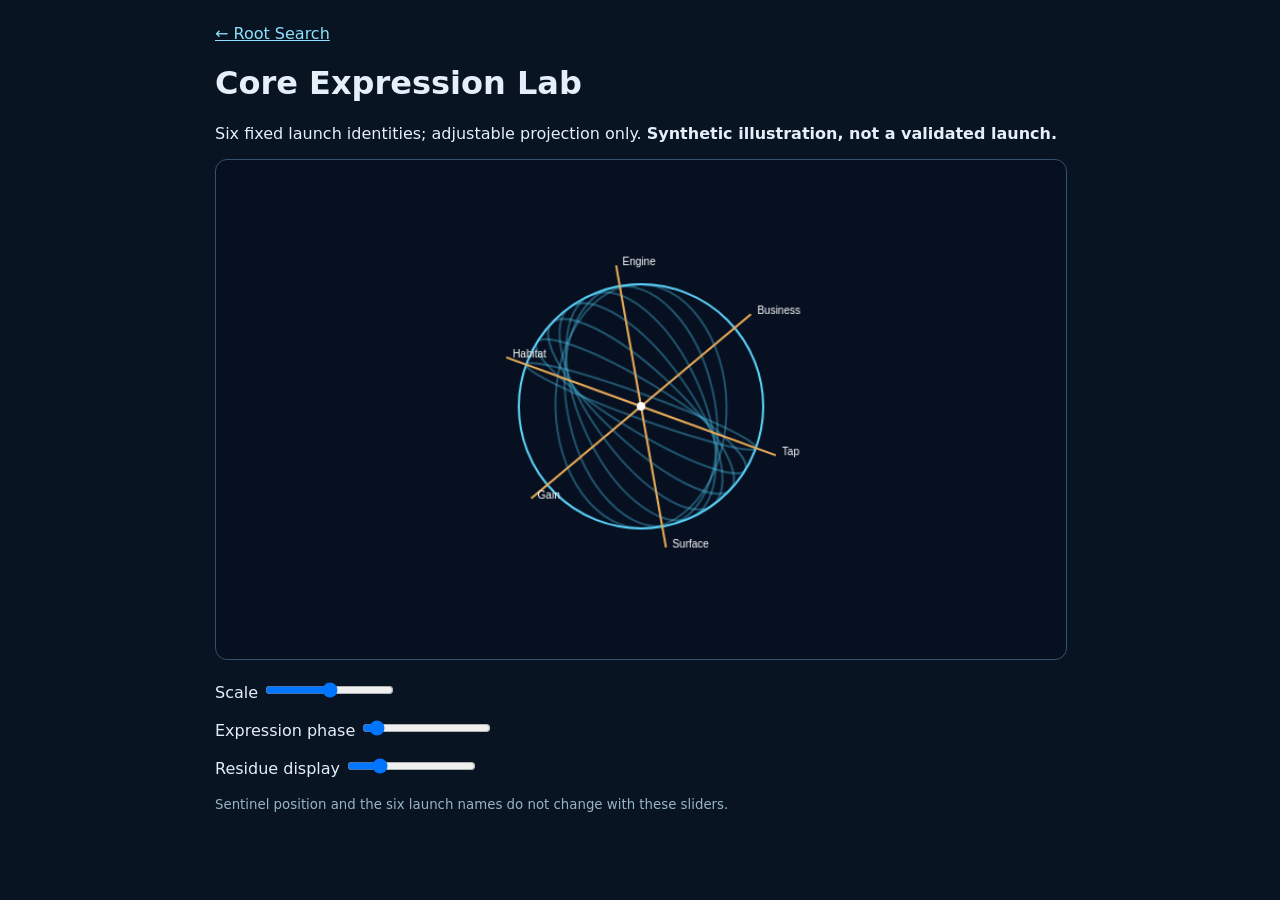
<file: site/research-v0.2/labs/core/index.html>
<!doctype html><html><meta charset="utf-8"><meta name="viewport" content="width=device-width"><title>SCANDOC · Core Expression Lab</title><style>body{background:#081421;color:#e4effa;font:16px system-ui;max-width:850px;margin:auto;padding:24px}a{color:#8de1ff}label{display:block;margin:16px 0}canvas{width:100%;background:#061020;border:1px solid #37516a;border-radius:12px}small{color:#98b4c7}</style><a href="../../index.html">← Root Search</a><h1>Core Expression Lab</h1><p>Six fixed launch identities; adjustable projection only. <strong>Synthetic illustration, not a validated launch.</strong></p><canvas id="v" width="800" height="470"></canvas><label>Scale <input id="scale" type="range" min="50" max="180" value="115"></label><label>Expression phase <input id="phase" type="range" min="0" max="360" value="20"></label><label>Residue display <input id="residue" type="range" min="0" max="90" value="20"></label><p><small>Sentinel position and the six launch names do not change with these sliders.</small></p><script>const c=document.getElementById("v"),ctx=c.getContext("2d");let names=["Tap","Surface","Gain","Habitat","Engine","Business"];function draw(){let scale=+document.getElementById("scale").value,phase=+document.getElementById("phase").value*Math.PI/180,res=+document.getElementById("residue").value;ctx.clearRect(0,0,800,470);ctx.save();ctx.translate(400,232);ctx.strokeStyle="#5dd2f9";ctx.lineWidth=2;ctx.beginPath();ctx.arc(0,0,scale,0,Math.PI*2);ctx.stroke();for(let j=0;j<7;j++){ctx.beginPath();ctx.ellipse(0,0,scale,scale*(.1+j*.1),phase+j*.2,0,Math.PI*2);ctx.strokeStyle="rgba(85,208,250,.35)";ctx.stroke()}for(let i=0;i<6;i++){let a=i*Math.PI/3+phase,x=Math.cos(a)*(scale+res),y=Math.sin(a)*(scale+res);ctx.strokeStyle="#e9ac5a";ctx.beginPath();ctx.moveTo(0,0);ctx.lineTo(x,y);ctx.stroke();ctx.fillStyle="#fff";ctx.fillText(names[i],x+6,y)}ctx.fillStyle="#fff";ctx.beginPath();ctx.arc(0,0,4,0,Math.PI*2);ctx.fill();ctx.restore()}document.querySelectorAll("input").forEach(e=>e.addEventListener("input",draw));draw()</script></html>
</file>
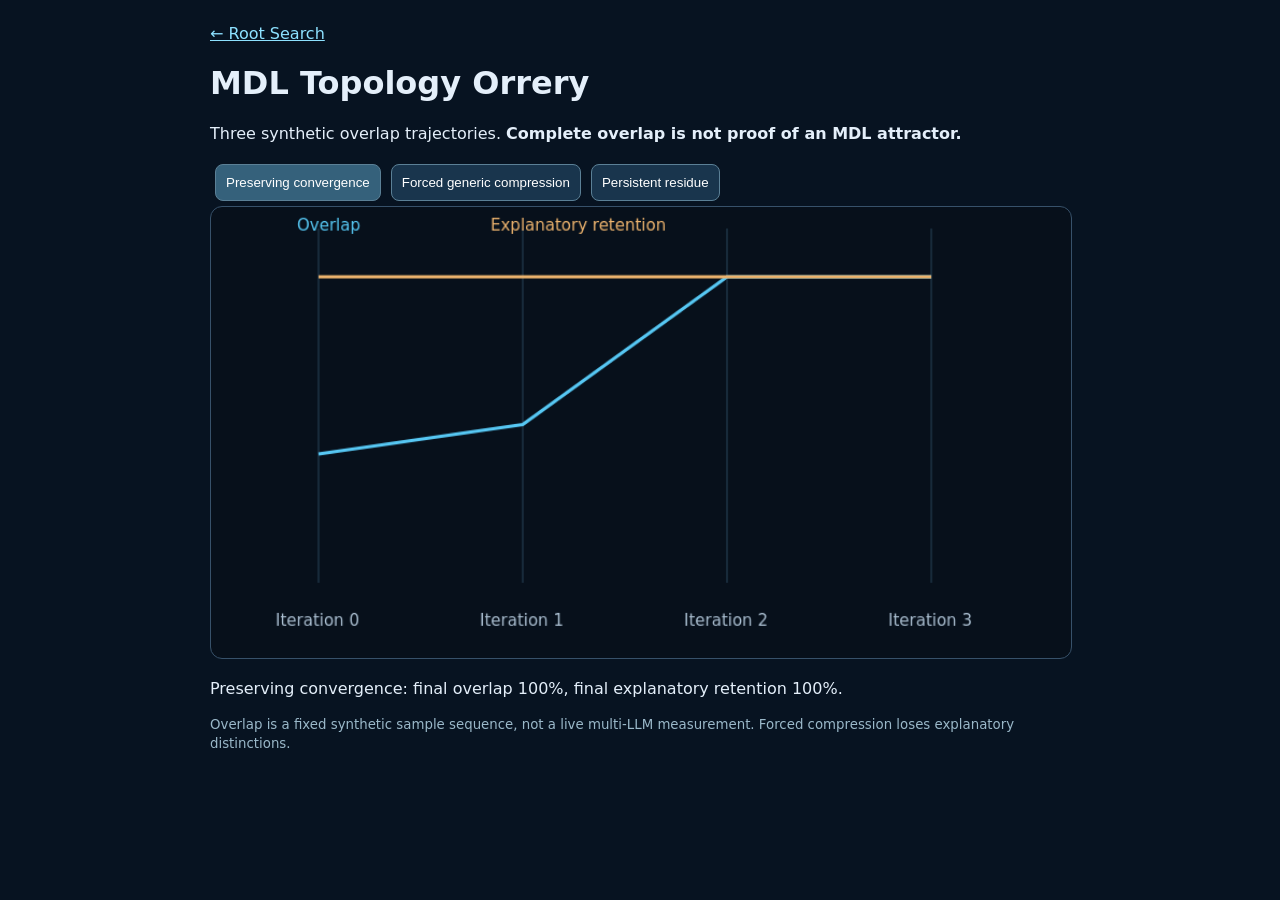
<file: site/research-v0.2/labs/mdl/index.html>
<!doctype html><html><meta charset="utf-8"><meta name="viewport" content="width=device-width"><title>SCANDOC · MDL Topology Orrery</title><style>body{background:#071321;color:#e4effa;font:16px system-ui;max-width:860px;margin:auto;padding:24px}a{color:#8de1ff}canvas{width:100%;border:1px solid #37516a;border-radius:12px;background:#07101b}button{padding:10px;margin:5px;background:#19354d;color:#fff;border:1px solid #5b8096;border-radius:8px;cursor:pointer}.active{background:#35617b}small{color:#9ab8c9}</style><a href="../../index.html">← Root Search</a><h1>MDL Topology Orrery</h1><p>Three synthetic overlap trajectories. <strong>Complete overlap is not proof of an MDL attractor.</strong></p><div id="buttons"></div><canvas id="chart" width="800" height="420"></canvas><p id="status"></p><small>Overlap is a fixed synthetic sample sequence, not a live multi-LLM measurement. Forced compression loses explanatory distinctions.</small><script>const data=[{name:"Preserving convergence",overlap:[.4,.5,1,1],retention:[1,1,1,1]},{name:"Forced generic compression",overlap:[.4,1,1,1],retention:[1,0,0,0]},{name:"Persistent residue",overlap:[.25,.25,.25,.25],retention:[1,1,1,1]}];let choice=0;const c=document.getElementById("chart"),ctx=c.getContext("2d");function draw(){document.getElementById("buttons").replaceChildren();data.forEach((x,i)=>{let b=document.createElement("button");b.textContent=x.name;b.className=i===choice?"active":"";b.onclick=()=>{choice=i;draw()};document.getElementById("buttons").append(b)});ctx.clearRect(0,0,800,420);ctx.font="15px system-ui";let d=data[choice];for(let k=0;k<4;k++){let x=100+k*190;ctx.strokeStyle="#28445a";ctx.beginPath();ctx.moveTo(x,20);ctx.lineTo(x,350);ctx.stroke();ctx.fillStyle="#aabed0";ctx.fillText("Iteration "+k,x-40,390)}for(let [vals,col,title]of[[d.overlap,"#57c8f4","Overlap"],[d.retention,"#ecb36e","Explanatory retention"]]){ctx.strokeStyle=col;ctx.lineWidth=3;ctx.beginPath();vals.forEach((v,k)=>{let x=100+k*190,y=340-v*275;k?ctx.lineTo(x,y):ctx.moveTo(x,y)});ctx.stroke();ctx.fillStyle=col;ctx.fillText(title,title==="Overlap"?80:260,22)}document.getElementById("status").textContent=d.name+": final overlap "+Math.round(d.overlap.at(-1)*100)+"%, final explanatory retention "+Math.round(d.retention.at(-1)*100)+"%."}draw()</script></html>
</file>
<file: site/base.css>
@import url('https://api.fontshare.com/v2/css?f[]=satoshi@400,500,700&display=swap');
:root {
  color-scheme: light;
  --bg: #eff3f2;
  --panel: #fbfcfa;
  --subtle: #e7eeec;
  --ink: #183039;
  --muted: #506870;
  --border: #cad8d7;
  --accent: #006c7c;
  --accent-soft: #d9ebec;
  --amber: #9b621f;
  --danger: #a3323e;
  --grid: #c3d8da;
  --text-xs: clamp(0.75rem, 0.7rem + 0.25vw, 0.875rem);
  --text-sm: clamp(0.875rem, 0.8rem + 0.35vw, 1rem);
  --text-base: clamp(1rem, 0.95rem + 0.25vw, 1.125rem);
  --text-xl: clamp(1.5rem, 1.2rem + 1.25vw, 2.25rem);
  --s1: 0.25rem;
  --s2: 0.5rem;
  --s3: 0.75rem;
  --s4: 1rem;
  --s5: 1.25rem;
  --s6: 1.5rem;
  --s8: 2rem;
  --s10: 2.5rem;
  --s12: 3rem;
}
[data-theme='dark'] {
  color-scheme: dark;
  --bg: #08121b;
  --panel: #0e1d27;
  --subtle: #142a35;
  --ink: #e1edf0;
  --muted: #a1b8c0;
  --border: #28424e;
  --accent: #87cddd;
  --accent-soft: #193942;
  --amber: #e3b56c;
  --danger: #f0989e;
  --grid: #2b535f;
}
[data-mode='communicate'] {
  --accent: #8c5415;
  --accent-soft: #efe3d0;
}
[data-theme='dark'][data-mode='communicate'] {
  --accent: #e4b56a;
  --accent-soft: #382c1c;
}
* {
  box-sizing: border-box;
}
html {
  scroll-behavior: smooth;
}
body {
  margin: 0;
  font:
    var(--text-base) / 1.5 Satoshi,
    sans-serif;
  background: var(--bg);
  color: var(--ink);
}
h1 {
  font-size: var(--text-xl);
  line-height: 1.16;
  margin: var(--s2) 0 var(--s3);
}
h2 {
  font-size: var(--text-base);
  margin: 0 0 var(--s4);
  font-weight: 700;
}
h3 {
  font-size: var(--text-sm);
  margin: 0 0 var(--s2);
}
p {
  margin: var(--s2) 0;
}
button,
input,
select,
textarea {
  font: inherit;
  font-size: var(--text-sm);
}
button {
  border: 1px solid var(--border);
  border-radius: 4px;
  min-height: 44px;
  padding: var(--s2) var(--s4);
  color: var(--ink);
  background: var(--panel);
  cursor: pointer;
  touch-action: manipulation;
}
button:hover:not(:disabled) {
  border-color: var(--accent);
  background: var(--accent-soft);
}
button:disabled {
  opacity: 0.5;
  cursor: not-allowed;
}
.primary {
  background: var(--accent);
  color: var(--bg);
  font-weight: 700;
  border-color: var(--accent);
}
.primary:hover:not(:disabled) {
  background: var(--accent);
  filter: brightness(1.1);
}
.danger {
  color: var(--danger);
}
input,
select,
textarea {
  width: 100%;
  padding: var(--s3);
  border: 1px solid var(--border);
  border-radius: 4px;
  background: var(--bg);
  color: var(--ink);
  min-height: 44px;
}
textarea {
  resize: vertical;
  min-height: 100px;
}
input[type='range'] {
  padding: 0;
  accent-color: var(--accent);
}
label {
  display: block;
  font-size: var(--text-sm);
  margin-bottom: var(--s2);
}
input[type='checkbox'] {
  width: 20px;
  min-height: 20px;
  accent-color: var(--accent);
}
a {
  color: var(--accent);
  text-decoration: none;
}
a:hover {
  text-decoration: underline;
}
:focus-visible {
  outline: 2px solid var(--accent);
  outline-offset: 4px;
}
[hidden] {
  display: none !important;
}
.skip {
  position: absolute;
  top: -90px;
  z-index: 10;
  background: var(--panel);
  padding: var(--s4);
}
.skip:focus {
  top: 0;
}
header {
  display: flex;
  align-items: center;
  justify-content: space-between;
  gap: var(--s4);
  padding: var(--s4) var(--s8);
  border-bottom: 1px solid var(--border);
}
.brand {
  display: flex;
  align-items: center;
  gap: var(--s3);
  font-weight: 700;
  font-size: var(--text-sm);
  letter-spacing: 0.06em;
}
.brand svg {
  width: 36px;
  height: 36px;
  color: var(--accent);
  flex-shrink: 0;
}
.brand small {
  font-weight: 400;
  font-size: var(--text-xs);
  letter-spacing: 0.06em;
  color: var(--muted);
  display: block;
}
nav {
  display: flex;
  align-items: center;
  gap: var(--s6);
  font-size: var(--text-sm);
}
nav a {
  color: var(--muted);
}
main {
  max-width: 1480px;
  margin: auto;
  padding: var(--s8);
}
.intro {
  display: flex;
  justify-content: space-between;
  align-items: end;
  gap: var(--s6);
  margin-bottom: var(--s6);
}
.eyebrow {
  font-size: var(--text-xs);
  letter-spacing: 0.16em;
  text-transform: uppercase;
  color: var(--accent);
}
.lede {
  color: var(--muted);
  max-width: 65ch;
  font-size: var(--text-sm);
}
.pill {
  display: inline-flex;
  align-items: center;
  border: 1px solid var(--border);
  padding: var(--s2) var(--s3);
  font-size: var(--text-xs);
  border-radius: 4px;
  white-space: nowrap;
  color: var(--muted);
}
.pill.active {
  background: var(--accent-soft);
  color: var(--accent);
  border-color: var(--accent);
}
.workspace {
  display: grid;
  grid-template-columns: minmax(0, 1fr) 360px;
  gap: var(--s6);
}
.panel {
  background: var(--panel);
  border: 1px solid var(--border);
  border-radius: 6px;
  min-width: 0;
}
.panel-head {
  padding: var(--s4) var(--s5);
  display: flex;
  justify-content: space-between;
  align-items: center;
  gap: var(--s3);
  border-bottom: 1px solid var(--border);
  font-size: var(--text-xs);
}
.panel-head h2 {
  margin: 0;
  font-size: var(--text-sm);
}
.muted {
  color: var(--muted);
}
.mono {
  font-family: monospace;
  font-size: var(--text-xs);
  overflow-wrap: anywhere;
}
.map-wrap {
  height: 360px;
  position: relative;
  background: var(--bg);
}
canvas {
  width: 100%;
  height: 100%;
  display: block;
}
.map-foot {
  display: flex;
  flex-wrap: wrap;
  justify-content: space-between;
  gap: var(--s3);
  padding: var(--s3) var(--s5);
  border-top: 1px solid var(--border);
  font-size: var(--text-xs);
  color: var(--muted);
}
.legend {
  display: flex;
  gap: var(--s4);
  align-items: center;
}
.legend span:before {
  content: '';
  display: inline-block;
  width: 18px;
  height: 2px;
  vertical-align: middle;
  background: var(--accent);
  margin-right: var(--s2);
}
.legend span:last-child:before {
  background: var(--amber);
}
.controls {
  padding: var(--s5);
}
.controls .field {
  margin-bottom: var(--s4);
}
.help {
  font-size: var(--text-xs);
  color: var(--muted);
}
.row {
  display: flex;
  gap: var(--s3);
  align-items: center;
  flex-wrap: wrap;
}
.wide {
  width: 100%;
}
.readout {
  margin-top: var(--s4);
  padding: var(--s4);
  background: var(--subtle);
  border-radius: 4px;
  font-size: var(--text-sm);
}
.readout strong {
  display: block;
  margin-bottom: var(--s2);
  font-weight: 700;
}
.readout[data-state='fail'] {
  color: var(--danger);
}
.readout[data-state='pass'] {
  color: var(--accent);
}
.meta-line {
  display: flex;
  justify-content: space-between;
  gap: var(--s3);
  padding: var(--s3) 0;
  border-bottom: 1px solid var(--border);
  font-size: var(--text-sm);
}
.meta-line:last-child {
  border-bottom: 0;
}
.meta-line span {
  color: var(--muted);
}
.boundary {
  display: grid;
  grid-template-columns: 1.1fr 1fr 1fr;
  gap: var(--s6);
  padding: var(--s5);
  margin-top: var(--s6);
  border: 1px solid var(--border);
  border-radius: 6px;
}
.boundary p {
  font-size: var(--text-xs);
  color: var(--muted);
}
.lower {
  display: grid;
  grid-template-columns: minmax(0, 1fr) 360px;
  gap: var(--s6);
  margin-top: var(--s6);
}
.content {
  padding: var(--s5);
}
.content p {
  font-size: var(--text-sm);
  color: var(--muted);
}
.journal-item {
  padding: var(--s4) 0;
  border-bottom: 1px solid var(--border);
  font-size: var(--text-sm);
}
.journal-item:last-child {
  border-bottom: 0;
}
.journal-item strong {
  font-weight: 500;
  display: block;
}
.journal-item small {
  color: var(--muted);
  font-size: var(--text-xs);
}
.journal-item p {
  white-space: pre-wrap;
  overflow-wrap: anywhere;
}
.empty {
  padding: var(--s6) 0;
  color: var(--muted);
  font-size: var(--text-sm);
}
.history {
  max-height: 340px;
  overflow: auto;
}
.terminal {
  background: var(--bg);
  padding: var(--s4);
  border: 1px solid var(--border);
  border-radius: 4px;
  font-size: var(--text-xs);
  overflow-wrap: anywhere;
  white-space: pre-wrap;
  max-height: 280px;
  overflow: auto;
  margin: var(--s3) 0;
}
summary {
  font-size: var(--text-sm);
  cursor: pointer;
  min-height: 44px;
  padding-block: var(--s3);
}
footer {
  font-size: var(--text-xs);
  color: var(--muted);
  display: flex;
  justify-content: space-between;
  flex-wrap: wrap;
  gap: var(--s3);
  margin-top: var(--s8);
  padding-block: var(--s5);
  border-top: 1px solid var(--border);
}
.ledger-number {
  font-size: var(--text-xl);
  font-weight: 700;
  color: var(--accent);
  line-height: 1.2;
}
.balance-grid {
  display: grid;
  grid-template-columns: 1fr 1fr 1fr;
  gap: var(--s4);
  padding: var(--s5);
  border-bottom: 1px solid var(--border);
}
.balance-grid span {
  font-size: var(--text-xs);
  color: var(--muted);
  display: block;
}
.ledger-row {
  display: grid;
  grid-template-columns: 1fr auto;
  gap: var(--s3);
  padding: var(--s3) 0;
  border-bottom: 1px solid var(--border);
  font-size: var(--text-sm);
}
.ledger-row small {
  display: block;
  font-size: var(--text-xs);
  color: var(--muted);
}
.delta {
  color: var(--accent);
  font-family: monospace;
  white-space: nowrap;
}
.tests {
  list-style: none;
  margin: var(--s3) 0;
  padding: 0;
  font-size: var(--text-sm);
}
.tests li {
  display: flex;
  justify-content: space-between;
  gap: var(--s3);
  padding: var(--s2) 0;
  border-bottom: 1px solid var(--border);
}
.check {
  color: var(--accent);
}
.reject {
  color: var(--danger);
}
.rules-grid {
  display: grid;
  grid-template-columns: 1fr 1fr;
  gap: var(--s3);
}
.inline-check {
  display: flex;
  gap: var(--s3);
  align-items: center;
  padding-block: var(--s3);
}
.inline-check label {
  margin: 0;
}
.topology-note {
  padding: var(--s3) var(--s5);
  color: var(--muted);
  font-size: var(--text-xs);
  border-bottom: 1px solid var(--border);
}
.counter {
  font-size: var(--text-xs);
  color: var(--muted);
}
@media (max-width: 950px) {
  .workspace,
  .lower {
    grid-template-columns: minmax(0, 1fr) 320px;
  }
  nav {
    gap: var(--s3);
  }
}
@media (max-width: 740px) {
  header {
    padding: var(--s3) var(--s4);
  }
  nav a {
    display: none;
  }
  nav {
    gap: var(--s2);
  }
  main {
    padding: var(--s4);
  }
  .intro {
    display: block;
  }
  .intro .pill {
    margin-top: var(--s3);
  }
  .workspace,
  .lower {
    grid-template-columns: 1fr;
    gap: var(--s4);
  }
  .map-wrap {
    height: 320px;
  }
  .boundary {
    grid-template-columns: 1fr;
    gap: var(--s4);
    margin-top: var(--s4);
    padding: var(--s4);
  }
  .lower {
    margin-top: var(--s4);
  }
  .controls,
  .content {
    padding: var(--s4);
  }
  .panel-head {
    padding: var(--s3) var(--s4);
  }
  .map-foot {
    padding: var(--s3) var(--s4);
  }
  .balance-grid {
    padding: var(--s4);
  }
  footer {
    margin-top: var(--s6);
  }
}
@media (prefers-reduced-motion: reduce) {
  html {
    scroll-behavior: auto;
  }
  * {
    transition: none !important;
  }
}
</file>
<file: site/style.css>
.junction-map {
  position: relative;
  height: 410px;
  background: var(--bg);
  isolation: isolate;
}
#wires {
  position: absolute;
  inset: 0;
  width: 100%;
  height: 100%;
  z-index: -1;
}
.leg-node {
  position: absolute;
  transform: translate(-50%, -50%);
  width: clamp(94px, 10vw, 144px);
  min-height: 60px;
  display: flex;
  align-items: center;
  justify-content: center;
  flex-direction: column;
  gap: var(--s1);
  border: 1px solid var(--border);
  border-radius: 4px;
  background: var(--panel);
  color: var(--ink);
  text-decoration: none;
  font-size: var(--text-sm);
  touch-action: manipulation;
}
.leg-node:hover,
.leg-node.selected {
  border-color: var(--amber);
  text-decoration: none;
  background: var(--panel);
}
.leg-node small {
  font-size: var(--text-xs);
  color: var(--muted);
}
.node-tap {
  left: 22%;
  top: 18%;
}
.node-surface {
  left: 78%;
  top: 18%;
}
.node-science {
  left: 16%;
  top: 50%;
}
.node-communicate {
  left: 84%;
  top: 50%;
}
.node-manifest {
  left: 22%;
  top: 82%;
}
.node-display {
  left: 78%;
  top: 82%;
}
.zero-node {
  position: absolute;
  left: 50%;
  top: 50%;
  transform: translate(-50%, -50%);
  width: 94px;
  height: 94px;
  min-height: 0;
  padding: var(--s2);
  border-radius: 50%;
  display: flex;
  align-items: center;
  justify-content: center;
  flex-direction: column;
  background: var(--panel);
  border-color: var(--accent);
  font-size: var(--text-xs);
  line-height: 1.4;
}
.zero-node strong {
  font-size: var(--text-base);
}
.zero-node:hover {
  background: var(--panel) !important;
}
.inspector-title {
  font-size: var(--text-xl);
  margin: var(--s2) 0 var(--s3);
}
.inspector > p {
  font-size: var(--text-sm);
  color: var(--muted);
}
.inspector .primary-link {
  margin-top: var(--s5);
}
.primary-link {
  display: inline-flex;
  min-height: 44px;
  align-items: center;
  justify-content: center;
  padding: var(--s2) var(--s4);
  background: var(--accent);
  border: 1px solid var(--accent);
  border-radius: 4px;
  color: var(--bg);
  font-size: var(--text-sm);
  font-weight: 700;
}
.primary-link:hover {
  color: var(--bg);
  text-decoration: none;
  filter: brightness(1.1);
}
.junction-note {
  padding: var(--s4) var(--s5);
  border-top: 1px solid var(--border);
  font-size: var(--text-sm);
}
.junction-note strong {
  font-weight: 500;
}
.junction-note p {
  font-size: var(--text-xs);
  color: var(--muted);
}
.separation {
  margin-top: var(--s5);
  padding-top: var(--s4);
  border-top: 1px solid var(--border);
  font-size: var(--text-xs);
}
.separation span {
  display: block;
  color: var(--muted);
  margin-bottom: var(--s1);
}
.separation strong {
  font-weight: 500;
}
.directory-section {
  margin-top: var(--s8);
  scroll-margin-top: var(--s4);
}
.section-heading {
  display: flex;
  justify-content: space-between;
  align-items: center;
  gap: var(--s4);
  flex-wrap: wrap;
  margin-bottom: var(--s4);
}
.section-heading h2 {
  margin: 0;
}
.directory {
  display: grid;
  grid-template-columns: 1fr 1fr;
  gap: var(--s6);
}
.pair {
  background: var(--panel);
  border: 1px solid var(--border);
  border-radius: 6px;
  padding: var(--s5);
  min-width: 0;
}
.pair:last-child {
  grid-column: 1/-1;
}
.pair h3 {
  color: var(--muted);
  font-weight: 500;
  margin-bottom: var(--s3);
}
.entry {
  display: flex;
  justify-content: space-between;
  align-items: center;
  gap: var(--s4);
  min-height: 90px;
  padding-block: var(--s4);
  border-top: 1px solid var(--border);
  color: var(--ink);
}
.entry:hover {
  text-decoration: none;
}
.entry:hover strong {
  color: var(--accent);
}
.entry strong {
  font-size: var(--text-base);
  font-weight: 500;
}
.entry span {
  display: block;
  font-size: var(--text-sm);
  color: var(--muted);
  margin-top: var(--s1);
}
.entry small {
  font-size: var(--text-xs);
  color: var(--accent);
  white-space: nowrap;
}
.pair:last-child .entry {
  display: inline-flex;
  width: calc(50% - var(--s3));
  vertical-align: top;
}
.pair:last-child .entry:last-child {
  margin-left: var(--s6);
}
.handoff {
  display: grid;
  grid-template-columns: 1.5fr 1fr;
  gap: var(--s8);
  padding: var(--s6);
  margin-top: var(--s6);
  background: var(--subtle);
  border-radius: 6px;
}
.handoff h2 {
  margin-top: var(--s2);
  margin-bottom: var(--s3);
}
.handoff p {
  font-size: var(--text-sm);
  color: var(--muted);
}
.handoff .row {
  margin-top: var(--s3);
}
.handoff .row a {
  display: inline-flex;
  min-height: 44px;
  align-items: center;
  font-size: var(--text-sm);
}
.handoff aside {
  border-left: 1px solid var(--border);
  padding-left: var(--s6);
}
@media (max-width: 740px) {
  .workspace .inspector {
    order: -1;
  }
  .junction-map {
    height: 360px;
  }
  .zero-node {
    width: 74px;
    height: 74px;
  }
  .leg-node {
    width: 94px;
    min-height: 56px;
    font-size: var(--text-xs);
  }
  .node-communicate {
    width: 100px;
  }
  .junction-note {
    padding: var(--s4);
  }
  .directory {
    grid-template-columns: 1fr;
    gap: var(--s4);
  }
  .pair {
    padding: var(--s4);
  }
  .pair:last-child {
    grid-column: auto;
  }
  .pair:last-child .entry {
    display: flex;
    width: auto;
  }
  .pair:last-child .entry:last-child {
    margin-left: 0;
  }
  .entry {
    gap: var(--s3);
  }
  .entry small {
    white-space: normal;
    text-align: right;
    min-width: 66px;
  }
  .handoff {
    grid-template-columns: 1fr;
    gap: var(--s6);
    padding: var(--s4);
  }
  .handoff aside {
    border-left: 0;
    border-top: 1px solid var(--border);
    padding-left: 0;
    padding-top: var(--s4);
  }
  .inspector .readout {
    font-size: var(--text-sm);
  }
  .inspector-title {
    font-size: var(--text-base);
  }
  .inspector .separation {
    display: none;
  }
  .inspector .help {
    font-size: var(--text-xs);
  }
}
</file>
<file: site/communicate/style.css>
@import url('https://api.fontshare.com/v2/css?f[]=satoshi@400,500,700&display=swap');
:root {
  color-scheme: light;
  --bg: #eff3f2;
  --panel: #fbfcfa;
  --subtle: #e7eeec;
  --ink: #183039;
  --muted: #506870;
  --border: #cad8d7;
  --accent: #006c7c;
  --accent-soft: #d9ebec;
  --amber: #9b621f;
  --danger: #a3323e;
  --grid: #c3d8da;
  --text-xs: clamp(0.75rem, 0.7rem + 0.25vw, 0.875rem);
  --text-sm: clamp(0.875rem, 0.8rem + 0.35vw, 1rem);
  --text-base: clamp(1rem, 0.95rem + 0.25vw, 1.125rem);
  --text-xl: clamp(1.5rem, 1.2rem + 1.25vw, 2.25rem);
  --s1: 0.25rem;
  --s2: 0.5rem;
  --s3: 0.75rem;
  --s4: 1rem;
  --s5: 1.25rem;
  --s6: 1.5rem;
  --s8: 2rem;
  --s10: 2.5rem;
  --s12: 3rem;
}
[data-theme='dark'] {
  color-scheme: dark;
  --bg: #08121b;
  --panel: #0e1d27;
  --subtle: #142a35;
  --ink: #e1edf0;
  --muted: #a1b8c0;
  --border: #28424e;
  --accent: #87cddd;
  --accent-soft: #193942;
  --amber: #e3b56c;
  --danger: #f0989e;
  --grid: #2b535f;
}
[data-mode='communicate'] {
  --accent: #8c5415;
  --accent-soft: #efe3d0;
}
[data-theme='dark'][data-mode='communicate'] {
  --accent: #e4b56a;
  --accent-soft: #382c1c;
}
* {
  box-sizing: border-box;
}
html {
  scroll-behavior: smooth;
}
body {
  margin: 0;
  font:
    var(--text-base) / 1.5 Satoshi,
    sans-serif;
  background: var(--bg);
  color: var(--ink);
}
h1 {
  font-size: var(--text-xl);
  line-height: 1.16;
  margin: var(--s2) 0 var(--s3);
}
h2 {
  font-size: var(--text-base);
  margin: 0 0 var(--s4);
  font-weight: 700;
}
h3 {
  font-size: var(--text-sm);
  margin: 0 0 var(--s2);
}
p {
  margin: var(--s2) 0;
}
button,
input,
select,
textarea {
  font: inherit;
  font-size: var(--text-sm);
}
button {
  border: 1px solid var(--border);
  border-radius: 4px;
  min-height: 44px;
  padding: var(--s2) var(--s4);
  color: var(--ink);
  background: var(--panel);
  cursor: pointer;
  touch-action: manipulation;
}
button:hover:not(:disabled) {
  border-color: var(--accent);
  background: var(--accent-soft);
}
button:disabled {
  opacity: 0.5;
  cursor: not-allowed;
}
.primary {
  background: var(--accent);
  color: var(--bg);
  font-weight: 700;
  border-color: var(--accent);
}
.primary:hover:not(:disabled) {
  background: var(--accent);
  filter: brightness(1.1);
}
.danger {
  color: var(--danger);
}
input,
select,
textarea {
  width: 100%;
  padding: var(--s3);
  border: 1px solid var(--border);
  border-radius: 4px;
  background: var(--bg);
  color: var(--ink);
  min-height: 44px;
}
textarea {
  resize: vertical;
  min-height: 100px;
}
input[type='range'] {
  padding: 0;
  accent-color: var(--accent);
}
label {
  display: block;
  font-size: var(--text-sm);
  margin-bottom: var(--s2);
}
input[type='checkbox'] {
  width: 20px;
  min-height: 20px;
  accent-color: var(--accent);
}
a {
  color: var(--accent);
  text-decoration: none;
}
a:hover {
  text-decoration: underline;
}
:focus-visible {
  outline: 2px solid var(--accent);
  outline-offset: 4px;
}
[hidden] {
  display: none !important;
}
.skip {
  position: absolute;
  top: -90px;
  z-index: 10;
  background: var(--panel);
  padding: var(--s4);
}
.skip:focus {
  top: 0;
}
header {
  display: flex;
  align-items: center;
  justify-content: space-between;
  gap: var(--s4);
  padding: var(--s4) var(--s8);
  border-bottom: 1px solid var(--border);
}
.brand {
  display: flex;
  align-items: center;
  gap: var(--s3);
  font-weight: 700;
  font-size: var(--text-sm);
  letter-spacing: 0.06em;
}
.brand svg {
  width: 36px;
  height: 36px;
  color: var(--accent);
  flex-shrink: 0;
}
.brand small {
  font-weight: 400;
  font-size: var(--text-xs);
  letter-spacing: 0.06em;
  color: var(--muted);
  display: block;
}
nav {
  display: flex;
  align-items: center;
  gap: var(--s6);
  font-size: var(--text-sm);
}
nav a {
  color: var(--muted);
}
main {
  max-width: 1480px;
  margin: auto;
  padding: var(--s8);
}
.intro {
  display: flex;
  justify-content: space-between;
  align-items: end;
  gap: var(--s6);
  margin-bottom: var(--s6);
}
.eyebrow {
  font-size: var(--text-xs);
  letter-spacing: 0.16em;
  text-transform: uppercase;
  color: var(--accent);
}
.lede {
  color: var(--muted);
  max-width: 65ch;
  font-size: var(--text-sm);
}
.pill {
  display: inline-flex;
  align-items: center;
  border: 1px solid var(--border);
  padding: var(--s2) var(--s3);
  font-size: var(--text-xs);
  border-radius: 4px;
  white-space: nowrap;
  color: var(--muted);
}
.pill.active {
  background: var(--accent-soft);
  color: var(--accent);
  border-color: var(--accent);
}
.workspace {
  display: grid;
  grid-template-columns: minmax(0, 1fr) 360px;
  gap: var(--s6);
}
.panel {
  background: var(--panel);
  border: 1px solid var(--border);
  border-radius: 6px;
  min-width: 0;
}
.panel-head {
  padding: var(--s4) var(--s5);
  display: flex;
  justify-content: space-between;
  align-items: center;
  gap: var(--s3);
  border-bottom: 1px solid var(--border);
  font-size: var(--text-xs);
}
.panel-head h2 {
  margin: 0;
  font-size: var(--text-sm);
}
.muted {
  color: var(--muted);
}
.mono {
  font-family: monospace;
  font-size: var(--text-xs);
  overflow-wrap: anywhere;
}
.map-wrap {
  height: 360px;
  position: relative;
  background: var(--bg);
}
canvas {
  width: 100%;
  height: 100%;
  display: block;
}
.map-foot {
  display: flex;
  flex-wrap: wrap;
  justify-content: space-between;
  gap: var(--s3);
  padding: var(--s3) var(--s5);
  border-top: 1px solid var(--border);
  font-size: var(--text-xs);
  color: var(--muted);
}
.legend {
  display: flex;
  gap: var(--s4);
  align-items: center;
}
.legend span:before {
  content: '';
  display: inline-block;
  width: 18px;
  height: 2px;
  vertical-align: middle;
  background: var(--accent);
  margin-right: var(--s2);
}
.legend span:last-child:before {
  background: var(--amber);
}
.controls {
  padding: var(--s5);
}
.controls .field {
  margin-bottom: var(--s4);
}
.help {
  font-size: var(--text-xs);
  color: var(--muted);
}
.row {
  display: flex;
  gap: var(--s3);
  align-items: center;
  flex-wrap: wrap;
}
.wide {
  width: 100%;
}
.readout {
  margin-top: var(--s4);
  padding: var(--s4);
  background: var(--subtle);
  border-radius: 4px;
  font-size: var(--text-sm);
}
.readout strong {
  display: block;
  margin-bottom: var(--s2);
  font-weight: 700;
}
.readout[data-state='fail'] {
  color: var(--danger);
}
.readout[data-state='pass'] {
  color: var(--accent);
}
.meta-line {
  display: flex;
  justify-content: space-between;
  gap: var(--s3);
  padding: var(--s3) 0;
  border-bottom: 1px solid var(--border);
  font-size: var(--text-sm);
}
.meta-line:last-child {
  border-bottom: 0;
}
.meta-line span {
  color: var(--muted);
}
.boundary {
  display: grid;
  grid-template-columns: 1.1fr 1fr 1fr;
  gap: var(--s6);
  padding: var(--s5);
  margin-top: var(--s6);
  border: 1px solid var(--border);
  border-radius: 6px;
}
.boundary p {
  font-size: var(--text-xs);
  color: var(--muted);
}
.lower {
  display: grid;
  grid-template-columns: minmax(0, 1fr) 360px;
  gap: var(--s6);
  margin-top: var(--s6);
}
.content {
  padding: var(--s5);
}
.content p {
  font-size: var(--text-sm);
  color: var(--muted);
}
.journal-item {
  padding: var(--s4) 0;
  border-bottom: 1px solid var(--border);
  font-size: var(--text-sm);
}
.journal-item:last-child {
  border-bottom: 0;
}
.journal-item strong {
  font-weight: 500;
  display: block;
}
.journal-item small {
  color: var(--muted);
  font-size: var(--text-xs);
}
.journal-item p {
  white-space: pre-wrap;
  overflow-wrap: anywhere;
}
.empty {
  padding: var(--s6) 0;
  color: var(--muted);
  font-size: var(--text-sm);
}
.history {
  max-height: 340px;
  overflow: auto;
}
.terminal {
  background: var(--bg);
  padding: var(--s4);
  border: 1px solid var(--border);
  border-radius: 4px;
  font-size: var(--text-xs);
  overflow-wrap: anywhere;
  white-space: pre-wrap;
  max-height: 280px;
  overflow: auto;
  margin: var(--s3) 0;
}
summary {
  font-size: var(--text-sm);
  cursor: pointer;
  min-height: 44px;
  padding-block: var(--s3);
}
footer {
  font-size: var(--text-xs);
  color: var(--muted);
  display: flex;
  justify-content: space-between;
  flex-wrap: wrap;
  gap: var(--s3);
  margin-top: var(--s8);
  padding-block: var(--s5);
  border-top: 1px solid var(--border);
}
.ledger-number {
  font-size: var(--text-xl);
  font-weight: 700;
  color: var(--accent);
  line-height: 1.2;
}
.balance-grid {
  display: grid;
  grid-template-columns: 1fr 1fr 1fr;
  gap: var(--s4);
  padding: var(--s5);
  border-bottom: 1px solid var(--border);
}
.balance-grid span {
  font-size: var(--text-xs);
  color: var(--muted);
  display: block;
}
.ledger-row {
  display: grid;
  grid-template-columns: 1fr auto;
  gap: var(--s3);
  padding: var(--s3) 0;
  border-bottom: 1px solid var(--border);
  font-size: var(--text-sm);
}
.ledger-row small {
  display: block;
  font-size: var(--text-xs);
  color: var(--muted);
}
.delta {
  color: var(--accent);
  font-family: monospace;
  white-space: nowrap;
}
.tests {
  list-style: none;
  margin: var(--s3) 0;
  padding: 0;
  font-size: var(--text-sm);
}
.tests li {
  display: flex;
  justify-content: space-between;
  gap: var(--s3);
  padding: var(--s2) 0;
  border-bottom: 1px solid var(--border);
}
.check {
  color: var(--accent);
}
.reject {
  color: var(--danger);
}
.rules-grid {
  display: grid;
  grid-template-columns: 1fr 1fr;
  gap: var(--s3);
}
.inline-check {
  display: flex;
  gap: var(--s3);
  align-items: center;
  padding-block: var(--s3);
}
.inline-check label {
  margin: 0;
}
.topology-note {
  padding: var(--s3) var(--s5);
  color: var(--muted);
  font-size: var(--text-xs);
  border-bottom: 1px solid var(--border);
}
.counter {
  font-size: var(--text-xs);
  color: var(--muted);
}
@media (max-width: 950px) {
  .workspace,
  .lower {
    grid-template-columns: minmax(0, 1fr) 320px;
  }
  nav {
    gap: var(--s3);
  }
}
@media (max-width: 740px) {
  header {
    padding: var(--s3) var(--s4);
  }
  nav a {
    display: none;
  }
  nav {
    gap: var(--s2);
  }
  main {
    padding: var(--s4);
  }
  .intro {
    display: block;
  }
  .intro .pill {
    margin-top: var(--s3);
  }
  .workspace,
  .lower {
    grid-template-columns: 1fr;
    gap: var(--s4);
  }
  .map-wrap {
    height: 320px;
  }
  .boundary {
    grid-template-columns: 1fr;
    gap: var(--s4);
    margin-top: var(--s4);
    padding: var(--s4);
  }
  .lower {
    margin-top: var(--s4);
  }
  .controls,
  .content {
    padding: var(--s4);
  }
  .panel-head {
    padding: var(--s3) var(--s4);
  }
  .map-foot {
    padding: var(--s3) var(--s4);
  }
  .balance-grid {
    padding: var(--s4);
  }
  footer {
    margin-top: var(--s6);
  }
}
@media (prefers-reduced-motion: reduce) {
  html {
    scroll-behavior: auto;
  }
  * {
    transition: none !important;
  }
}
</file>
<file: site/display/style.css>
@import url('https://api.fontshare.com/v2/css?f[]=satoshi@400,500,700&display=swap');
:root {
  color-scheme: light;
  --bg: #eff3f2;
  --panel: #fbfcfa;
  --subtle: #e7eeec;
  --ink: #183039;
  --muted: #506870;
  --border: #cad8d7;
  --accent: #006c7c;
  --accent-soft: #d9ebec;
  --amber: #9b621f;
  --danger: #a3323e;
  --grid: #c3d8da;
  --text-xs: clamp(0.75rem, 0.7rem + 0.25vw, 0.875rem);
  --text-sm: clamp(0.875rem, 0.8rem + 0.35vw, 1rem);
  --text-base: clamp(1rem, 0.95rem + 0.25vw, 1.125rem);
  --text-xl: clamp(1.5rem, 1.2rem + 1.25vw, 2.25rem);
  --s1: 0.25rem;
  --s2: 0.5rem;
  --s3: 0.75rem;
  --s4: 1rem;
  --s5: 1.25rem;
  --s6: 1.5rem;
  --s8: 2rem;
  --s10: 2.5rem;
  --s12: 3rem;
}
[data-theme='dark'] {
  color-scheme: dark;
  --bg: #08121b;
  --panel: #0e1d27;
  --subtle: #142a35;
  --ink: #e1edf0;
  --muted: #a1b8c0;
  --border: #28424e;
  --accent: #87cddd;
  --accent-soft: #193942;
  --amber: #e3b56c;
  --danger: #f0989e;
  --grid: #2b535f;
}
[data-mode='communicate'] {
  --accent: #8c5415;
  --accent-soft: #efe3d0;
}
[data-theme='dark'][data-mode='communicate'] {
  --accent: #e4b56a;
  --accent-soft: #382c1c;
}
* {
  box-sizing: border-box;
}
html {
  scroll-behavior: smooth;
}
body {
  margin: 0;
  font:
    var(--text-base) / 1.5 Satoshi,
    sans-serif;
  background: var(--bg);
  color: var(--ink);
}
h1 {
  font-size: var(--text-xl);
  line-height: 1.16;
  margin: var(--s2) 0 var(--s3);
}
h2 {
  font-size: var(--text-base);
  margin: 0 0 var(--s4);
  font-weight: 700;
}
h3 {
  font-size: var(--text-sm);
  margin: 0 0 var(--s2);
}
p {
  margin: var(--s2) 0;
}
button,
input,
select,
textarea {
  font: inherit;
  font-size: var(--text-sm);
}
button {
  border: 1px solid var(--border);
  border-radius: 4px;
  min-height: 44px;
  padding: var(--s2) var(--s4);
  color: var(--ink);
  background: var(--panel);
  cursor: pointer;
  touch-action: manipulation;
}
button:hover:not(:disabled) {
  border-color: var(--accent);
  background: var(--accent-soft);
}
button:disabled {
  opacity: 0.5;
  cursor: not-allowed;
}
.primary {
  background: var(--accent);
  color: var(--bg);
  font-weight: 700;
  border-color: var(--accent);
}
.primary:hover:not(:disabled) {
  background: var(--accent);
  filter: brightness(1.1);
}
.danger {
  color: var(--danger);
}
input,
select,
textarea {
  width: 100%;
  padding: var(--s3);
  border: 1px solid var(--border);
  border-radius: 4px;
  background: var(--bg);
  color: var(--ink);
  min-height: 44px;
}
textarea {
  resize: vertical;
  min-height: 100px;
}
input[type='range'] {
  padding: 0;
  accent-color: var(--accent);
}
label {
  display: block;
  font-size: var(--text-sm);
  margin-bottom: var(--s2);
}
input[type='checkbox'] {
  width: 20px;
  min-height: 20px;
  accent-color: var(--accent);
}
a {
  color: var(--accent);
  text-decoration: none;
}
a:hover {
  text-decoration: underline;
}
:focus-visible {
  outline: 2px solid var(--accent);
  outline-offset: 4px;
}
[hidden] {
  display: none !important;
}
.skip {
  position: absolute;
  top: -90px;
  z-index: 10;
  background: var(--panel);
  padding: var(--s4);
}
.skip:focus {
  top: 0;
}
header {
  display: flex;
  align-items: center;
  justify-content: space-between;
  gap: var(--s4);
  padding: var(--s4) var(--s8);
  border-bottom: 1px solid var(--border);
}
.brand {
  display: flex;
  align-items: center;
  gap: var(--s3);
  font-weight: 700;
  font-size: var(--text-sm);
  letter-spacing: 0.06em;
}
.brand svg {
  width: 36px;
  height: 36px;
  color: var(--accent);
  flex-shrink: 0;
}
.brand small {
  font-weight: 400;
  font-size: var(--text-xs);
  letter-spacing: 0.06em;
  color: var(--muted);
  display: block;
}
nav {
  display: flex;
  align-items: center;
  gap: var(--s6);
  font-size: var(--text-sm);
}
nav a {
  color: var(--muted);
}
main {
  max-width: 1480px;
  margin: auto;
  padding: var(--s8);
}
.intro {
  display: flex;
  justify-content: space-between;
  align-items: end;
  gap: var(--s6);
  margin-bottom: var(--s6);
}
.eyebrow {
  font-size: var(--text-xs);
  letter-spacing: 0.16em;
  text-transform: uppercase;
  color: var(--accent);
}
.lede {
  color: var(--muted);
  max-width: 65ch;
  font-size: var(--text-sm);
}
.pill {
  display: inline-flex;
  align-items: center;
  border: 1px solid var(--border);
  padding: var(--s2) var(--s3);
  font-size: var(--text-xs);
  border-radius: 4px;
  white-space: nowrap;
  color: var(--muted);
}
.pill.active {
  background: var(--accent-soft);
  color: var(--accent);
  border-color: var(--accent);
}
.workspace {
  display: grid;
  grid-template-columns: minmax(0, 1fr) 360px;
  gap: var(--s6);
}
.panel {
  background: var(--panel);
  border: 1px solid var(--border);
  border-radius: 6px;
  min-width: 0;
}
.panel-head {
  padding: var(--s4) var(--s5);
  display: flex;
  justify-content: space-between;
  align-items: center;
  gap: var(--s3);
  border-bottom: 1px solid var(--border);
  font-size: var(--text-xs);
}
.panel-head h2 {
  margin: 0;
  font-size: var(--text-sm);
}
.muted {
  color: var(--muted);
}
.mono {
  font-family: monospace;
  font-size: var(--text-xs);
  overflow-wrap: anywhere;
}
.map-wrap {
  height: 360px;
  position: relative;
  background: var(--bg);
}
canvas {
  width: 100%;
  height: 100%;
  display: block;
}
.map-foot {
  display: flex;
  flex-wrap: wrap;
  justify-content: space-between;
  gap: var(--s3);
  padding: var(--s3) var(--s5);
  border-top: 1px solid var(--border);
  font-size: var(--text-xs);
  color: var(--muted);
}
.legend {
  display: flex;
  gap: var(--s4);
  align-items: center;
}
.legend span:before {
  content: '';
  display: inline-block;
  width: 18px;
  height: 2px;
  vertical-align: middle;
  background: var(--accent);
  margin-right: var(--s2);
}
.legend span:last-child:before {
  background: var(--amber);
}
.controls {
  padding: var(--s5);
}
.controls .field {
  margin-bottom: var(--s4);
}
.help {
  font-size: var(--text-xs);
  color: var(--muted);
}
.row {
  display: flex;
  gap: var(--s3);
  align-items: center;
  flex-wrap: wrap;
}
.wide {
  width: 100%;
}
.readout {
  margin-top: var(--s4);
  padding: var(--s4);
  background: var(--subtle);
  border-radius: 4px;
  font-size: var(--text-sm);
}
.readout strong {
  display: block;
  margin-bottom: var(--s2);
  font-weight: 700;
}
.readout[data-state='fail'] {
  color: var(--danger);
}
.readout[data-state='pass'] {
  color: var(--accent);
}
.meta-line {
  display: flex;
  justify-content: space-between;
  gap: var(--s3);
  padding: var(--s3) 0;
  border-bottom: 1px solid var(--border);
  font-size: var(--text-sm);
}
.meta-line:last-child {
  border-bottom: 0;
}
.meta-line span {
  color: var(--muted);
}
.boundary {
  display: grid;
  grid-template-columns: 1.1fr 1fr 1fr;
  gap: var(--s6);
  padding: var(--s5);
  margin-top: var(--s6);
  border: 1px solid var(--border);
  border-radius: 6px;
}
.boundary p {
  font-size: var(--text-xs);
  color: var(--muted);
}
.lower {
  display: grid;
  grid-template-columns: minmax(0, 1fr) 360px;
  gap: var(--s6);
  margin-top: var(--s6);
}
.content {
  padding: var(--s5);
}
.content p {
  font-size: var(--text-sm);
  color: var(--muted);
}
.journal-item {
  padding: var(--s4) 0;
  border-bottom: 1px solid var(--border);
  font-size: var(--text-sm);
}
.journal-item:last-child {
  border-bottom: 0;
}
.journal-item strong {
  font-weight: 500;
  display: block;
}
.journal-item small {
  color: var(--muted);
  font-size: var(--text-xs);
}
.journal-item p {
  white-space: pre-wrap;
  overflow-wrap: anywhere;
}
.empty {
  padding: var(--s6) 0;
  color: var(--muted);
  font-size: var(--text-sm);
}
.history {
  max-height: 340px;
  overflow: auto;
}
.terminal {
  background: var(--bg);
  padding: var(--s4);
  border: 1px solid var(--border);
  border-radius: 4px;
  font-size: var(--text-xs);
  overflow-wrap: anywhere;
  white-space: pre-wrap;
  max-height: 280px;
  overflow: auto;
  margin: var(--s3) 0;
}
summary {
  font-size: var(--text-sm);
  cursor: pointer;
  min-height: 44px;
  padding-block: var(--s3);
}
footer {
  font-size: var(--text-xs);
  color: var(--muted);
  display: flex;
  justify-content: space-between;
  flex-wrap: wrap;
  gap: var(--s3);
  margin-top: var(--s8);
  padding-block: var(--s5);
  border-top: 1px solid var(--border);
}
.ledger-number {
  font-size: var(--text-xl);
  font-weight: 700;
  color: var(--accent);
  line-height: 1.2;
}
.balance-grid {
  display: grid;
  grid-template-columns: 1fr 1fr 1fr;
  gap: var(--s4);
  padding: var(--s5);
  border-bottom: 1px solid var(--border);
}
.balance-grid span {
  font-size: var(--text-xs);
  color: var(--muted);
  display: block;
}
.ledger-row {
  display: grid;
  grid-template-columns: 1fr auto;
  gap: var(--s3);
  padding: var(--s3) 0;
  border-bottom: 1px solid var(--border);
  font-size: var(--text-sm);
}
.ledger-row small {
  display: block;
  font-size: var(--text-xs);
  color: var(--muted);
}
.delta {
  color: var(--accent);
  font-family: monospace;
  white-space: nowrap;
}
.tests {
  list-style: none;
  margin: var(--s3) 0;
  padding: 0;
  font-size: var(--text-sm);
}
.tests li {
  display: flex;
  justify-content: space-between;
  gap: var(--s3);
  padding: var(--s2) 0;
  border-bottom: 1px solid var(--border);
}
.check {
  color: var(--accent);
}
.reject {
  color: var(--danger);
}
.rules-grid {
  display: grid;
  grid-template-columns: 1fr 1fr;
  gap: var(--s3);
}
.inline-check {
  display: flex;
  gap: var(--s3);
  align-items: center;
  padding-block: var(--s3);
}
.inline-check label {
  margin: 0;
}
.topology-note {
  padding: var(--s3) var(--s5);
  color: var(--muted);
  font-size: var(--text-xs);
  border-bottom: 1px solid var(--border);
}
.counter {
  font-size: var(--text-xs);
  color: var(--muted);
}
@media (max-width: 950px) {
  .workspace,
  .lower {
    grid-template-columns: minmax(0, 1fr) 320px;
  }
  nav {
    gap: var(--s3);
  }
}
@media (max-width: 740px) {
  header {
    padding: var(--s3) var(--s4);
  }
  nav a {
    display: none;
  }
  nav {
    gap: var(--s2);
  }
  main {
    padding: var(--s4);
  }
  .intro {
    display: block;
  }
  .intro .pill {
    margin-top: var(--s3);
  }
  .workspace,
  .lower {
    grid-template-columns: 1fr;
    gap: var(--s4);
  }
  .map-wrap {
    height: 320px;
  }
  .boundary {
    grid-template-columns: 1fr;
    gap: var(--s4);
    margin-top: var(--s4);
    padding: var(--s4);
  }
  .lower {
    margin-top: var(--s4);
  }
  .controls,
  .content {
    padding: var(--s4);
  }
  .panel-head {
    padding: var(--s3) var(--s4);
  }
  .map-foot {
    padding: var(--s3) var(--s4);
  }
  .balance-grid {
    padding: var(--s4);
  }
  footer {
    margin-top: var(--s6);
  }
}
@media (prefers-reduced-motion: reduce) {
  html {
    scroll-behavior: auto;
  }
  * {
    transition: none !important;
  }
}
</file>
<file: site/display/facets.css>
.facet-grid {
  display: grid;
  grid-template-columns: 1fr 1fr;
  gap: var(--s4);
}
.facet-grid .field {
  margin-bottom: var(--s2);
}
.evidence-strip {
  display: flex;
  align-items: center;
  justify-content: space-between;
  gap: var(--s4);
  padding: var(--s4) var(--s5);
  border-top: 1px solid var(--border);
  font-size: var(--text-sm);
}
.evidence-strip span {
  color: var(--muted);
}
.badge {
  font-size: var(--text-xs);
  padding: var(--s2) var(--s3);
  border: 1px solid var(--border);
  border-radius: 4px;
  color: var(--muted);
  white-space: nowrap;
}
.badge[data-state='sample-supported'] {
  color: var(--accent);
  border-color: var(--accent);
}
.badge[data-state='sample-counterexample'] {
  color: var(--danger);
  border-color: var(--danger);
}
.segments {
  display: flex;
  gap: var(--s2);
  padding: var(--s3) var(--s5);
  flex-wrap: wrap;
  border-bottom: 1px solid var(--border);
}
.segments button[aria-pressed='true'] {
  background: var(--accent-soft);
  border-color: var(--accent);
  color: var(--accent);
}
.inline-value {
  color: var(--ink) !important;
  font-weight: 500;
}
.detail-list {
  padding: 0;
  list-style: none;
  margin: 0;
}
.detail-list li {
  padding: var(--s3) 0;
  border-bottom: 1px solid var(--border);
  font-size: var(--text-sm);
}
.detail-list li:last-child {
  border-bottom: 0;
}
.detail-list strong {
  display: block;
  font-weight: 500;
}
.detail-list span {
  display: block;
  color: var(--muted);
  font-size: var(--text-xs);
  margin-top: var(--s1);
}
.file-label {
  min-height: 44px;
  border: 1px solid var(--border);
  border-radius: 4px;
  padding: var(--s3);
  font-size: var(--text-sm);
}
input[type='file'] {
  max-width: 100%;
  font-size: var(--text-xs);
}
.header-actions {
  display: flex;
  align-items: center;
  gap: var(--s3);
}
.primary-link {
  display: inline-flex;
  align-items: center;
  min-height: 44px;
  padding: var(--s2) var(--s4);
  font-size: var(--text-sm);
  background: var(--accent);
  color: var(--bg);
  border-radius: 4px;
  font-weight: 700;
}
.primary-link:hover {
  color: var(--bg);
}
.small-flow {
  display: flex;
  align-items: center;
  justify-content: space-between;
  gap: var(--s3);
  font-size: var(--text-xs);
  color: var(--muted);
  padding: var(--s4) 0;
}
.small-flow b {
  font-weight: 500;
  color: var(--accent);
}
.fact {
  display: block;
  font-family: monospace;
  font-size: var(--text-xs);
  overflow-wrap: anywhere;
}
.record-title {
  font-size: var(--text-sm);
  overflow-wrap: anywhere;
  max-width: 65ch;
}
.evidence-note {
  font-size: var(--text-xs);
  color: var(--muted);
  padding: var(--s3) var(--s5);
  border-bottom: 1px solid var(--border);
}
.status-line {
  font-size: var(--text-xs);
  color: var(--muted);
  margin-top: var(--s3);
  min-height: 22px;
}
.visual-fit {
  height: 370px;
}
.counter-wrap {
  overflow-wrap: anywhere;
}
.panel-head .counter {
  flex-shrink: 0;
}
@media (max-width: 740px) {
  .facet-grid {
    grid-template-columns: 1fr;
  }
  .visual-fit {
    height: 350px;
  }
  .segments {
    padding: var(--s3) var(--s4);
  }
  .evidence-strip {
    padding: var(--s3) var(--s4);
    align-items: start;
    flex-direction: column;
    gap: var(--s2);
  }
  .evidence-note {
    padding: var(--s3) var(--s4);
  }
  .small-flow {
    flex-wrap: wrap;
  }
  .panel-head {
    flex-wrap: wrap;
  }
  .header-actions {
    gap: var(--s2);
  }
  .record-title {
    max-width: 100%;
  }
  .intro .primary-link {
    margin-top: var(--s3);
  }
}
</file>
<file: site/harness/base.css>
@import url('https://api.fontshare.com/v2/css?f[]=satoshi@400,500,700&display=swap');
:root {
  color-scheme: light;
  --bg: #eff3f2;
  --panel: #fbfcfa;
  --subtle: #e7eeec;
  --ink: #183039;
  --muted: #506870;
  --border: #cad8d7;
  --accent: #006c7c;
  --accent-soft: #d9ebec;
  --amber: #9b621f;
  --danger: #a3323e;
  --grid: #c3d8da;
  --text-xs: clamp(0.75rem, 0.7rem + 0.25vw, 0.875rem);
  --text-sm: clamp(0.875rem, 0.8rem + 0.35vw, 1rem);
  --text-base: clamp(1rem, 0.95rem + 0.25vw, 1.125rem);
  --text-xl: clamp(1.5rem, 1.2rem + 1.25vw, 2.25rem);
  --s1: 0.25rem;
  --s2: 0.5rem;
  --s3: 0.75rem;
  --s4: 1rem;
  --s5: 1.25rem;
  --s6: 1.5rem;
  --s8: 2rem;
  --s10: 2.5rem;
  --s12: 3rem;
}
[data-theme='dark'] {
  color-scheme: dark;
  --bg: #08121b;
  --panel: #0e1d27;
  --subtle: #142a35;
  --ink: #e1edf0;
  --muted: #a1b8c0;
  --border: #28424e;
  --accent: #87cddd;
  --accent-soft: #193942;
  --amber: #e3b56c;
  --danger: #f0989e;
  --grid: #2b535f;
}
[data-mode='communicate'] {
  --accent: #8c5415;
  --accent-soft: #efe3d0;
}
[data-theme='dark'][data-mode='communicate'] {
  --accent: #e4b56a;
  --accent-soft: #382c1c;
}
* {
  box-sizing: border-box;
}
html {
  scroll-behavior: smooth;
}
body {
  margin: 0;
  font:
    var(--text-base) / 1.5 Satoshi,
    sans-serif;
  background: var(--bg);
  color: var(--ink);
}
h1 {
  font-size: var(--text-xl);
  line-height: 1.16;
  margin: var(--s2) 0 var(--s3);
}
h2 {
  font-size: var(--text-base);
  margin: 0 0 var(--s4);
  font-weight: 700;
}
h3 {
  font-size: var(--text-sm);
  margin: 0 0 var(--s2);
}
p {
  margin: var(--s2) 0;
}
button,
input,
select,
textarea {
  font: inherit;
  font-size: var(--text-sm);
}
button {
  border: 1px solid var(--border);
  border-radius: 4px;
  min-height: 44px;
  padding: var(--s2) var(--s4);
  color: var(--ink);
  background: var(--panel);
  cursor: pointer;
  touch-action: manipulation;
}
button:hover:not(:disabled) {
  border-color: var(--accent);
  background: var(--accent-soft);
}
button:disabled {
  opacity: 0.5;
  cursor: not-allowed;
}
.primary {
  background: var(--accent);
  color: var(--bg);
  font-weight: 700;
  border-color: var(--accent);
}
.primary:hover:not(:disabled) {
  background: var(--accent);
  filter: brightness(1.1);
}
.danger {
  color: var(--danger);
}
input,
select,
textarea {
  width: 100%;
  padding: var(--s3);
  border: 1px solid var(--border);
  border-radius: 4px;
  background: var(--bg);
  color: var(--ink);
  min-height: 44px;
}
textarea {
  resize: vertical;
  min-height: 100px;
}
input[type='range'] {
  padding: 0;
  accent-color: var(--accent);
}
label {
  display: block;
  font-size: var(--text-sm);
  margin-bottom: var(--s2);
}
input[type='checkbox'] {
  width: 20px;
  min-height: 20px;
  accent-color: var(--accent);
}
a {
  color: var(--accent);
  text-decoration: none;
}
a:hover {
  text-decoration: underline;
}
:focus-visible {
  outline: 2px solid var(--accent);
  outline-offset: 4px;
}
[hidden] {
  display: none !important;
}
.skip {
  position: absolute;
  top: -90px;
  z-index: 10;
  background: var(--panel);
  padding: var(--s4);
}
.skip:focus {
  top: 0;
}
header {
  display: flex;
  align-items: center;
  justify-content: space-between;
  gap: var(--s4);
  padding: var(--s4) var(--s8);
  border-bottom: 1px solid var(--border);
}
.brand {
  display: flex;
  align-items: center;
  gap: var(--s3);
  font-weight: 700;
  font-size: var(--text-sm);
  letter-spacing: 0.06em;
}
.brand svg {
  width: 36px;
  height: 36px;
  color: var(--accent);
  flex-shrink: 0;
}
.brand small {
  font-weight: 400;
  font-size: var(--text-xs);
  letter-spacing: 0.06em;
  color: var(--muted);
  display: block;
}
nav {
  display: flex;
  align-items: center;
  gap: var(--s6);
  font-size: var(--text-sm);
}
nav a {
  color: var(--muted);
}
main {
  max-width: 1480px;
  margin: auto;
  padding: var(--s8);
}
.intro {
  display: flex;
  justify-content: space-between;
  align-items: end;
  gap: var(--s6);
  margin-bottom: var(--s6);
}
.eyebrow {
  font-size: var(--text-xs);
  letter-spacing: 0.16em;
  text-transform: uppercase;
  color: var(--accent);
}
.lede {
  color: var(--muted);
  max-width: 65ch;
  font-size: var(--text-sm);
}
.pill {
  display: inline-flex;
  align-items: center;
  border: 1px solid var(--border);
  padding: var(--s2) var(--s3);
  font-size: var(--text-xs);
  border-radius: 4px;
  white-space: nowrap;
  color: var(--muted);
}
.pill.active {
  background: var(--accent-soft);
  color: var(--accent);
  border-color: var(--accent);
}
.workspace {
  display: grid;
  grid-template-columns: minmax(0, 1fr) 360px;
  gap: var(--s6);
}
.panel {
  background: var(--panel);
  border: 1px solid var(--border);
  border-radius: 6px;
  min-width: 0;
}
.panel-head {
  padding: var(--s4) var(--s5);
  display: flex;
  justify-content: space-between;
  align-items: center;
  gap: var(--s3);
  border-bottom: 1px solid var(--border);
  font-size: var(--text-xs);
}
.panel-head h2 {
  margin: 0;
  font-size: var(--text-sm);
}
.muted {
  color: var(--muted);
}
.mono {
  font-family: monospace;
  font-size: var(--text-xs);
  overflow-wrap: anywhere;
}
.map-wrap {
  height: 360px;
  position: relative;
  background: var(--bg);
}
canvas {
  width: 100%;
  height: 100%;
  display: block;
}
.map-foot {
  display: flex;
  flex-wrap: wrap;
  justify-content: space-between;
  gap: var(--s3);
  padding: var(--s3) var(--s5);
  border-top: 1px solid var(--border);
  font-size: var(--text-xs);
  color: var(--muted);
}
.legend {
  display: flex;
  gap: var(--s4);
  align-items: center;
}
.legend span:before {
  content: '';
  display: inline-block;
  width: 18px;
  height: 2px;
  vertical-align: middle;
  background: var(--accent);
  margin-right: var(--s2);
}
.legend span:last-child:before {
  background: var(--amber);
}
.controls {
  padding: var(--s5);
}
.controls .field {
  margin-bottom: var(--s4);
}
.help {
  font-size: var(--text-xs);
  color: var(--muted);
}
.row {
  display: flex;
  gap: var(--s3);
  align-items: center;
  flex-wrap: wrap;
}
.wide {
  width: 100%;
}
.readout {
  margin-top: var(--s4);
  padding: var(--s4);
  background: var(--subtle);
  border-radius: 4px;
  font-size: var(--text-sm);
}
.readout strong {
  display: block;
  margin-bottom: var(--s2);
  font-weight: 700;
}
.readout[data-state='fail'] {
  color: var(--danger);
}
.readout[data-state='pass'] {
  color: var(--accent);
}
.meta-line {
  display: flex;
  justify-content: space-between;
  gap: var(--s3);
  padding: var(--s3) 0;
  border-bottom: 1px solid var(--border);
  font-size: var(--text-sm);
}
.meta-line:last-child {
  border-bottom: 0;
}
.meta-line span {
  color: var(--muted);
}
.boundary {
  display: grid;
  grid-template-columns: 1.1fr 1fr 1fr;
  gap: var(--s6);
  padding: var(--s5);
  margin-top: var(--s6);
  border: 1px solid var(--border);
  border-radius: 6px;
}
.boundary p {
  font-size: var(--text-xs);
  color: var(--muted);
}
.lower {
  display: grid;
  grid-template-columns: minmax(0, 1fr) 360px;
  gap: var(--s6);
  margin-top: var(--s6);
}
.content {
  padding: var(--s5);
}
.content p {
  font-size: var(--text-sm);
  color: var(--muted);
}
.journal-item {
  padding: var(--s4) 0;
  border-bottom: 1px solid var(--border);
  font-size: var(--text-sm);
}
.journal-item:last-child {
  border-bottom: 0;
}
.journal-item strong {
  font-weight: 500;
  display: block;
}
.journal-item small {
  color: var(--muted);
  font-size: var(--text-xs);
}
.journal-item p {
  white-space: pre-wrap;
  overflow-wrap: anywhere;
}
.empty {
  padding: var(--s6) 0;
  color: var(--muted);
  font-size: var(--text-sm);
}
.history {
  max-height: 340px;
  overflow: auto;
}
.terminal {
  background: var(--bg);
  padding: var(--s4);
  border: 1px solid var(--border);
  border-radius: 4px;
  font-size: var(--text-xs);
  overflow-wrap: anywhere;
  white-space: pre-wrap;
  max-height: 280px;
  overflow: auto;
  margin: var(--s3) 0;
}
summary {
  font-size: var(--text-sm);
  cursor: pointer;
  min-height: 44px;
  padding-block: var(--s3);
}
footer {
  font-size: var(--text-xs);
  color: var(--muted);
  display: flex;
  justify-content: space-between;
  flex-wrap: wrap;
  gap: var(--s3);
  margin-top: var(--s8);
  padding-block: var(--s5);
  border-top: 1px solid var(--border);
}
.ledger-number {
  font-size: var(--text-xl);
  font-weight: 700;
  color: var(--accent);
  line-height: 1.2;
}
.balance-grid {
  display: grid;
  grid-template-columns: 1fr 1fr 1fr;
  gap: var(--s4);
  padding: var(--s5);
  border-bottom: 1px solid var(--border);
}
.balance-grid span {
  font-size: var(--text-xs);
  color: var(--muted);
  display: block;
}
.ledger-row {
  display: grid;
  grid-template-columns: 1fr auto;
  gap: var(--s3);
  padding: var(--s3) 0;
  border-bottom: 1px solid var(--border);
  font-size: var(--text-sm);
}
.ledger-row small {
  display: block;
  font-size: var(--text-xs);
  color: var(--muted);
}
.delta {
  color: var(--accent);
  font-family: monospace;
  white-space: nowrap;
}
.tests {
  list-style: none;
  margin: var(--s3) 0;
  padding: 0;
  font-size: var(--text-sm);
}
.tests li {
  display: flex;
  justify-content: space-between;
  gap: var(--s3);
  padding: var(--s2) 0;
  border-bottom: 1px solid var(--border);
}
.check {
  color: var(--accent);
}
.reject {
  color: var(--danger);
}
.rules-grid {
  display: grid;
  grid-template-columns: 1fr 1fr;
  gap: var(--s3);
}
.inline-check {
  display: flex;
  gap: var(--s3);
  align-items: center;
  padding-block: var(--s3);
}
.inline-check label {
  margin: 0;
}
.topology-note {
  padding: var(--s3) var(--s5);
  color: var(--muted);
  font-size: var(--text-xs);
  border-bottom: 1px solid var(--border);
}
.counter {
  font-size: var(--text-xs);
  color: var(--muted);
}
@media (max-width: 950px) {
  .workspace,
  .lower {
    grid-template-columns: minmax(0, 1fr) 320px;
  }
  nav {
    gap: var(--s3);
  }
}
@media (max-width: 740px) {
  header {
    padding: var(--s3) var(--s4);
  }
  nav a {
    display: none;
  }
  nav {
    gap: var(--s2);
  }
  main {
    padding: var(--s4);
  }
  .intro {
    display: block;
  }
  .intro .pill {
    margin-top: var(--s3);
  }
  .workspace,
  .lower {
    grid-template-columns: 1fr;
    gap: var(--s4);
  }
  .map-wrap {
    height: 320px;
  }
  .boundary {
    grid-template-columns: 1fr;
    gap: var(--s4);
    margin-top: var(--s4);
    padding: var(--s4);
  }
  .lower {
    margin-top: var(--s4);
  }
  .controls,
  .content {
    padding: var(--s4);
  }
  .panel-head {
    padding: var(--s3) var(--s4);
  }
  .map-foot {
    padding: var(--s3) var(--s4);
  }
  .balance-grid {
    padding: var(--s4);
  }
  footer {
    margin-top: var(--s6);
  }
}
@media (prefers-reduced-motion: reduce) {
  html {
    scroll-behavior: auto;
  }
  * {
    transition: none !important;
  }
}
</file>
<file: site/harness/style.css>
.stage {
  height: 460px;
  background: var(--bg);
}
.status-band {
  padding: var(--s4) var(--s5);
  border-top: 1px solid var(--border);
  font-size: var(--text-sm);
}
.status-band[data-fail='true'] {
  color: var(--danger);
}
.metrics {
  display: grid;
  grid-template-columns: repeat(4, 1fr);
  gap: var(--s4);
  margin-top: var(--s6);
}
.metric {
  padding: var(--s4);
  border-top: 1px solid var(--border);
  min-width: 0;
}
.metric span {
  display: block;
  color: var(--muted);
  font-size: var(--text-xs);
}
.metric strong {
  display: block;
  font-size: var(--text-base);
  margin-top: var(--s2);
  overflow-wrap: anywhere;
}
.table-wrap {
  overflow-x: auto;
}
table {
  width: 100%;
  border-collapse: collapse;
  font-size: var(--text-xs);
}
th,
td {
  text-align: left;
  padding: var(--s3) var(--s2);
  border-bottom: 1px solid var(--border);
}
th {
  color: var(--muted);
  font-weight: 500;
}
td:first-child {
  font-weight: 700;
}
td:nth-child(2),
td:nth-child(3) {
  font-family: monospace;
  white-space: nowrap;
}
.agent {
  padding: var(--s3) 0;
  border-bottom: 1px solid var(--border);
  font-size: var(--text-sm);
}
.agent span {
  display: block;
  color: var(--muted);
  font-size: var(--text-xs);
}
.receipt-grid {
  display: grid;
  grid-template-columns: 1fr 1fr;
  gap: var(--s4);
}
.receipt-grid > div {
  min-width: 0;
}
.sources {
  margin-top: var(--s6);
}
.sources p {
  line-height: 1.8;
}
.controls .row {
  margin-bottom: var(--s4);
}
.fixture {
  border-bottom: 1px solid var(--border);
  padding: var(--s3) 0;
  font-size: var(--text-xs);
}
.fixture strong {
  display: block;
  font-size: var(--text-sm);
  margin-bottom: var(--s1);
}
.pass {
  color: var(--accent);
}
.fail {
  color: var(--danger);
}
@media (max-width: 740px) {
  .workspace .controls {
    order: -1;
  }
  .stage {
    height: 370px;
  }
  .metrics {
    grid-template-columns: 1fr 1fr;
    gap: var(--s2);
  }
  .receipt-grid {
    grid-template-columns: 1fr;
  }
  .controls .row button {
    flex: 1 1 40%;
  }
  .intro .pill {
    white-space: normal;
  }
  .panel-head {
    flex-wrap: wrap;
  }
  .table-wrap thead {
    display: none;
  }
  .table-wrap tbody,
  .table-wrap table {
    display: block;
    width: 100%;
  }
  .table-wrap tr {
    display: grid;
    grid-template-columns: 1fr 1fr;
    gap: var(--s3);
    padding: var(--s4) 0;
    border-bottom: 1px solid var(--border);
  }
  .table-wrap td {
    display: block;
    padding: 0;
    border: 0;
    white-space: normal;
    font-family: inherit;
    overflow-wrap: anywhere;
  }
  .table-wrap td:first-child,
  .table-wrap td:last-child {
    grid-column: 1/-1;
  }
  .table-wrap td:not(:first-child):before {
    content: attr(data-label);
    display: block;
    font:
      var(--text-xs) / 1.5 Satoshi,
      sans-serif;
    color: var(--muted);
    margin-bottom: var(--s1);
  }
}
</file>
<file: site/manifest/style.css>
@import url('https://api.fontshare.com/v2/css?f[]=satoshi@400,500,700&display=swap');
:root {
  color-scheme: light;
  --bg: #eff3f2;
  --panel: #fbfcfa;
  --subtle: #e7eeec;
  --ink: #183039;
  --muted: #506870;
  --border: #cad8d7;
  --accent: #006c7c;
  --accent-soft: #d9ebec;
  --amber: #9b621f;
  --danger: #a3323e;
  --grid: #c3d8da;
  --text-xs: clamp(0.75rem, 0.7rem + 0.25vw, 0.875rem);
  --text-sm: clamp(0.875rem, 0.8rem + 0.35vw, 1rem);
  --text-base: clamp(1rem, 0.95rem + 0.25vw, 1.125rem);
  --text-xl: clamp(1.5rem, 1.2rem + 1.25vw, 2.25rem);
  --s1: 0.25rem;
  --s2: 0.5rem;
  --s3: 0.75rem;
  --s4: 1rem;
  --s5: 1.25rem;
  --s6: 1.5rem;
  --s8: 2rem;
  --s10: 2.5rem;
  --s12: 3rem;
}
[data-theme='dark'] {
  color-scheme: dark;
  --bg: #08121b;
  --panel: #0e1d27;
  --subtle: #142a35;
  --ink: #e1edf0;
  --muted: #a1b8c0;
  --border: #28424e;
  --accent: #87cddd;
  --accent-soft: #193942;
  --amber: #e3b56c;
  --danger: #f0989e;
  --grid: #2b535f;
}
[data-mode='communicate'] {
  --accent: #8c5415;
  --accent-soft: #efe3d0;
}
[data-theme='dark'][data-mode='communicate'] {
  --accent: #e4b56a;
  --accent-soft: #382c1c;
}
* {
  box-sizing: border-box;
}
html {
  scroll-behavior: smooth;
}
body {
  margin: 0;
  font:
    var(--text-base) / 1.5 Satoshi,
    sans-serif;
  background: var(--bg);
  color: var(--ink);
}
h1 {
  font-size: var(--text-xl);
  line-height: 1.16;
  margin: var(--s2) 0 var(--s3);
}
h2 {
  font-size: var(--text-base);
  margin: 0 0 var(--s4);
  font-weight: 700;
}
h3 {
  font-size: var(--text-sm);
  margin: 0 0 var(--s2);
}
p {
  margin: var(--s2) 0;
}
button,
input,
select,
textarea {
  font: inherit;
  font-size: var(--text-sm);
}
button {
  border: 1px solid var(--border);
  border-radius: 4px;
  min-height: 44px;
  padding: var(--s2) var(--s4);
  color: var(--ink);
  background: var(--panel);
  cursor: pointer;
  touch-action: manipulation;
}
button:hover:not(:disabled) {
  border-color: var(--accent);
  background: var(--accent-soft);
}
button:disabled {
  opacity: 0.5;
  cursor: not-allowed;
}
.primary {
  background: var(--accent);
  color: var(--bg);
  font-weight: 700;
  border-color: var(--accent);
}
.primary:hover:not(:disabled) {
  background: var(--accent);
  filter: brightness(1.1);
}
.danger {
  color: var(--danger);
}
input,
select,
textarea {
  width: 100%;
  padding: var(--s3);
  border: 1px solid var(--border);
  border-radius: 4px;
  background: var(--bg);
  color: var(--ink);
  min-height: 44px;
}
textarea {
  resize: vertical;
  min-height: 100px;
}
input[type='range'] {
  padding: 0;
  accent-color: var(--accent);
}
label {
  display: block;
  font-size: var(--text-sm);
  margin-bottom: var(--s2);
}
input[type='checkbox'] {
  width: 20px;
  min-height: 20px;
  accent-color: var(--accent);
}
a {
  color: var(--accent);
  text-decoration: none;
}
a:hover {
  text-decoration: underline;
}
:focus-visible {
  outline: 2px solid var(--accent);
  outline-offset: 4px;
}
[hidden] {
  display: none !important;
}
.skip {
  position: absolute;
  top: -90px;
  z-index: 10;
  background: var(--panel);
  padding: var(--s4);
}
.skip:focus {
  top: 0;
}
header {
  display: flex;
  align-items: center;
  justify-content: space-between;
  gap: var(--s4);
  padding: var(--s4) var(--s8);
  border-bottom: 1px solid var(--border);
}
.brand {
  display: flex;
  align-items: center;
  gap: var(--s3);
  font-weight: 700;
  font-size: var(--text-sm);
  letter-spacing: 0.06em;
}
.brand svg {
  width: 36px;
  height: 36px;
  color: var(--accent);
  flex-shrink: 0;
}
.brand small {
  font-weight: 400;
  font-size: var(--text-xs);
  letter-spacing: 0.06em;
  color: var(--muted);
  display: block;
}
nav {
  display: flex;
  align-items: center;
  gap: var(--s6);
  font-size: var(--text-sm);
}
nav a {
  color: var(--muted);
}
main {
  max-width: 1480px;
  margin: auto;
  padding: var(--s8);
}
.intro {
  display: flex;
  justify-content: space-between;
  align-items: end;
  gap: var(--s6);
  margin-bottom: var(--s6);
}
.eyebrow {
  font-size: var(--text-xs);
  letter-spacing: 0.16em;
  text-transform: uppercase;
  color: var(--accent);
}
.lede {
  color: var(--muted);
  max-width: 65ch;
  font-size: var(--text-sm);
}
.pill {
  display: inline-flex;
  align-items: center;
  border: 1px solid var(--border);
  padding: var(--s2) var(--s3);
  font-size: var(--text-xs);
  border-radius: 4px;
  white-space: nowrap;
  color: var(--muted);
}
.pill.active {
  background: var(--accent-soft);
  color: var(--accent);
  border-color: var(--accent);
}
.workspace {
  display: grid;
  grid-template-columns: minmax(0, 1fr) 360px;
  gap: var(--s6);
}
.panel {
  background: var(--panel);
  border: 1px solid var(--border);
  border-radius: 6px;
  min-width: 0;
}
.panel-head {
  padding: var(--s4) var(--s5);
  display: flex;
  justify-content: space-between;
  align-items: center;
  gap: var(--s3);
  border-bottom: 1px solid var(--border);
  font-size: var(--text-xs);
}
.panel-head h2 {
  margin: 0;
  font-size: var(--text-sm);
}
.muted {
  color: var(--muted);
}
.mono {
  font-family: monospace;
  font-size: var(--text-xs);
  overflow-wrap: anywhere;
}
.map-wrap {
  height: 360px;
  position: relative;
  background: var(--bg);
}
canvas {
  width: 100%;
  height: 100%;
  display: block;
}
.map-foot {
  display: flex;
  flex-wrap: wrap;
  justify-content: space-between;
  gap: var(--s3);
  padding: var(--s3) var(--s5);
  border-top: 1px solid var(--border);
  font-size: var(--text-xs);
  color: var(--muted);
}
.legend {
  display: flex;
  gap: var(--s4);
  align-items: center;
}
.legend span:before {
  content: '';
  display: inline-block;
  width: 18px;
  height: 2px;
  vertical-align: middle;
  background: var(--accent);
  margin-right: var(--s2);
}
.legend span:last-child:before {
  background: var(--amber);
}
.controls {
  padding: var(--s5);
}
.controls .field {
  margin-bottom: var(--s4);
}
.help {
  font-size: var(--text-xs);
  color: var(--muted);
}
.row {
  display: flex;
  gap: var(--s3);
  align-items: center;
  flex-wrap: wrap;
}
.wide {
  width: 100%;
}
.readout {
  margin-top: var(--s4);
  padding: var(--s4);
  background: var(--subtle);
  border-radius: 4px;
  font-size: var(--text-sm);
}
.readout strong {
  display: block;
  margin-bottom: var(--s2);
  font-weight: 700;
}
.readout[data-state='fail'] {
  color: var(--danger);
}
.readout[data-state='pass'] {
  color: var(--accent);
}
.meta-line {
  display: flex;
  justify-content: space-between;
  gap: var(--s3);
  padding: var(--s3) 0;
  border-bottom: 1px solid var(--border);
  font-size: var(--text-sm);
}
.meta-line:last-child {
  border-bottom: 0;
}
.meta-line span {
  color: var(--muted);
}
.boundary {
  display: grid;
  grid-template-columns: 1.1fr 1fr 1fr;
  gap: var(--s6);
  padding: var(--s5);
  margin-top: var(--s6);
  border: 1px solid var(--border);
  border-radius: 6px;
}
.boundary p {
  font-size: var(--text-xs);
  color: var(--muted);
}
.lower {
  display: grid;
  grid-template-columns: minmax(0, 1fr) 360px;
  gap: var(--s6);
  margin-top: var(--s6);
}
.content {
  padding: var(--s5);
}
.content p {
  font-size: var(--text-sm);
  color: var(--muted);
}
.journal-item {
  padding: var(--s4) 0;
  border-bottom: 1px solid var(--border);
  font-size: var(--text-sm);
}
.journal-item:last-child {
  border-bottom: 0;
}
.journal-item strong {
  font-weight: 500;
  display: block;
}
.journal-item small {
  color: var(--muted);
  font-size: var(--text-xs);
}
.journal-item p {
  white-space: pre-wrap;
  overflow-wrap: anywhere;
}
.empty {
  padding: var(--s6) 0;
  color: var(--muted);
  font-size: var(--text-sm);
}
.history {
  max-height: 340px;
  overflow: auto;
}
.terminal {
  background: var(--bg);
  padding: var(--s4);
  border: 1px solid var(--border);
  border-radius: 4px;
  font-size: var(--text-xs);
  overflow-wrap: anywhere;
  white-space: pre-wrap;
  max-height: 280px;
  overflow: auto;
  margin: var(--s3) 0;
}
summary {
  font-size: var(--text-sm);
  cursor: pointer;
  min-height: 44px;
  padding-block: var(--s3);
}
footer {
  font-size: var(--text-xs);
  color: var(--muted);
  display: flex;
  justify-content: space-between;
  flex-wrap: wrap;
  gap: var(--s3);
  margin-top: var(--s8);
  padding-block: var(--s5);
  border-top: 1px solid var(--border);
}
.ledger-number {
  font-size: var(--text-xl);
  font-weight: 700;
  color: var(--accent);
  line-height: 1.2;
}
.balance-grid {
  display: grid;
  grid-template-columns: 1fr 1fr 1fr;
  gap: var(--s4);
  padding: var(--s5);
  border-bottom: 1px solid var(--border);
}
.balance-grid span {
  font-size: var(--text-xs);
  color: var(--muted);
  display: block;
}
.ledger-row {
  display: grid;
  grid-template-columns: 1fr auto;
  gap: var(--s3);
  padding: var(--s3) 0;
  border-bottom: 1px solid var(--border);
  font-size: var(--text-sm);
}
.ledger-row small {
  display: block;
  font-size: var(--text-xs);
  color: var(--muted);
}
.delta {
  color: var(--accent);
  font-family: monospace;
  white-space: nowrap;
}
.tests {
  list-style: none;
  margin: var(--s3) 0;
  padding: 0;
  font-size: var(--text-sm);
}
.tests li {
  display: flex;
  justify-content: space-between;
  gap: var(--s3);
  padding: var(--s2) 0;
  border-bottom: 1px solid var(--border);
}
.check {
  color: var(--accent);
}
.reject {
  color: var(--danger);
}
.rules-grid {
  display: grid;
  grid-template-columns: 1fr 1fr;
  gap: var(--s3);
}
.inline-check {
  display: flex;
  gap: var(--s3);
  align-items: center;
  padding-block: var(--s3);
}
.inline-check label {
  margin: 0;
}
.topology-note {
  padding: var(--s3) var(--s5);
  color: var(--muted);
  font-size: var(--text-xs);
  border-bottom: 1px solid var(--border);
}
.counter {
  font-size: var(--text-xs);
  color: var(--muted);
}
@media (max-width: 950px) {
  .workspace,
  .lower {
    grid-template-columns: minmax(0, 1fr) 320px;
  }
  nav {
    gap: var(--s3);
  }
}
@media (max-width: 740px) {
  header {
    padding: var(--s3) var(--s4);
  }
  nav a {
    display: none;
  }
  nav {
    gap: var(--s2);
  }
  main {
    padding: var(--s4);
  }
  .intro {
    display: block;
  }
  .intro .pill {
    margin-top: var(--s3);
  }
  .workspace,
  .lower {
    grid-template-columns: 1fr;
    gap: var(--s4);
  }
  .map-wrap {
    height: 320px;
  }
  .boundary {
    grid-template-columns: 1fr;
    gap: var(--s4);
    margin-top: var(--s4);
    padding: var(--s4);
  }
  .lower {
    margin-top: var(--s4);
  }
  .controls,
  .content {
    padding: var(--s4);
  }
  .panel-head {
    padding: var(--s3) var(--s4);
  }
  .map-foot {
    padding: var(--s3) var(--s4);
  }
  .balance-grid {
    padding: var(--s4);
  }
  footer {
    margin-top: var(--s6);
  }
}
@media (prefers-reduced-motion: reduce) {
  html {
    scroll-behavior: auto;
  }
  * {
    transition: none !important;
  }
}
</file>
<file: site/manifest/facets.css>
.facet-grid {
  display: grid;
  grid-template-columns: 1fr 1fr;
  gap: var(--s4);
}
.facet-grid .field {
  margin-bottom: var(--s2);
}
.evidence-strip {
  display: flex;
  align-items: center;
  justify-content: space-between;
  gap: var(--s4);
  padding: var(--s4) var(--s5);
  border-top: 1px solid var(--border);
  font-size: var(--text-sm);
}
.evidence-strip span {
  color: var(--muted);
}
.badge {
  font-size: var(--text-xs);
  padding: var(--s2) var(--s3);
  border: 1px solid var(--border);
  border-radius: 4px;
  color: var(--muted);
  white-space: nowrap;
}
.badge[data-state='sample-supported'] {
  color: var(--accent);
  border-color: var(--accent);
}
.badge[data-state='sample-counterexample'] {
  color: var(--danger);
  border-color: var(--danger);
}
.segments {
  display: flex;
  gap: var(--s2);
  padding: var(--s3) var(--s5);
  flex-wrap: wrap;
  border-bottom: 1px solid var(--border);
}
.segments button[aria-pressed='true'] {
  background: var(--accent-soft);
  border-color: var(--accent);
  color: var(--accent);
}
.inline-value {
  color: var(--ink) !important;
  font-weight: 500;
}
.detail-list {
  padding: 0;
  list-style: none;
  margin: 0;
}
.detail-list li {
  padding: var(--s3) 0;
  border-bottom: 1px solid var(--border);
  font-size: var(--text-sm);
}
.detail-list li:last-child {
  border-bottom: 0;
}
.detail-list strong {
  display: block;
  font-weight: 500;
}
.detail-list span {
  display: block;
  color: var(--muted);
  font-size: var(--text-xs);
  margin-top: var(--s1);
}
.file-label {
  min-height: 44px;
  border: 1px solid var(--border);
  border-radius: 4px;
  padding: var(--s3);
  font-size: var(--text-sm);
}
input[type='file'] {
  max-width: 100%;
  font-size: var(--text-xs);
}
.header-actions {
  display: flex;
  align-items: center;
  gap: var(--s3);
}
.primary-link {
  display: inline-flex;
  align-items: center;
  min-height: 44px;
  padding: var(--s2) var(--s4);
  font-size: var(--text-sm);
  background: var(--accent);
  color: var(--bg);
  border-radius: 4px;
  font-weight: 700;
}
.primary-link:hover {
  color: var(--bg);
}
.small-flow {
  display: flex;
  align-items: center;
  justify-content: space-between;
  gap: var(--s3);
  font-size: var(--text-xs);
  color: var(--muted);
  padding: var(--s4) 0;
}
.small-flow b {
  font-weight: 500;
  color: var(--accent);
}
.fact {
  display: block;
  font-family: monospace;
  font-size: var(--text-xs);
  overflow-wrap: anywhere;
}
.record-title {
  font-size: var(--text-sm);
  overflow-wrap: anywhere;
  max-width: 65ch;
}
.evidence-note {
  font-size: var(--text-xs);
  color: var(--muted);
  padding: var(--s3) var(--s5);
  border-bottom: 1px solid var(--border);
}
.status-line {
  font-size: var(--text-xs);
  color: var(--muted);
  margin-top: var(--s3);
  min-height: 22px;
}
.visual-fit {
  height: 370px;
}
.counter-wrap {
  overflow-wrap: anywhere;
}
.panel-head .counter {
  flex-shrink: 0;
}
@media (max-width: 740px) {
  .facet-grid {
    grid-template-columns: 1fr;
  }
  .visual-fit {
    height: 350px;
  }
  .segments {
    padding: var(--s3) var(--s4);
  }
  .evidence-strip {
    padding: var(--s3) var(--s4);
    align-items: start;
    flex-direction: column;
    gap: var(--s2);
  }
  .evidence-note {
    padding: var(--s3) var(--s4);
  }
  .small-flow {
    flex-wrap: wrap;
  }
  .panel-head {
    flex-wrap: wrap;
  }
  .header-actions {
    gap: var(--s2);
  }
  .record-title {
    max-width: 100%;
  }
  .intro .primary-link {
    margin-top: var(--s3);
  }
}
</file>
<file: site/science/style.css>
@import url('https://api.fontshare.com/v2/css?f[]=satoshi@400,500,700&display=swap');
:root {
  color-scheme: light;
  --bg: #eff3f2;
  --panel: #fbfcfa;
  --subtle: #e7eeec;
  --ink: #183039;
  --muted: #506870;
  --border: #cad8d7;
  --accent: #006c7c;
  --accent-soft: #d9ebec;
  --amber: #9b621f;
  --danger: #a3323e;
  --grid: #c3d8da;
  --text-xs: clamp(0.75rem, 0.7rem + 0.25vw, 0.875rem);
  --text-sm: clamp(0.875rem, 0.8rem + 0.35vw, 1rem);
  --text-base: clamp(1rem, 0.95rem + 0.25vw, 1.125rem);
  --text-xl: clamp(1.5rem, 1.2rem + 1.25vw, 2.25rem);
  --s1: 0.25rem;
  --s2: 0.5rem;
  --s3: 0.75rem;
  --s4: 1rem;
  --s5: 1.25rem;
  --s6: 1.5rem;
  --s8: 2rem;
  --s10: 2.5rem;
  --s12: 3rem;
}
[data-theme='dark'] {
  color-scheme: dark;
  --bg: #08121b;
  --panel: #0e1d27;
  --subtle: #142a35;
  --ink: #e1edf0;
  --muted: #a1b8c0;
  --border: #28424e;
  --accent: #87cddd;
  --accent-soft: #193942;
  --amber: #e3b56c;
  --danger: #f0989e;
  --grid: #2b535f;
}
[data-mode='communicate'] {
  --accent: #8c5415;
  --accent-soft: #efe3d0;
}
[data-theme='dark'][data-mode='communicate'] {
  --accent: #e4b56a;
  --accent-soft: #382c1c;
}
* {
  box-sizing: border-box;
}
html {
  scroll-behavior: smooth;
}
body {
  margin: 0;
  font:
    var(--text-base) / 1.5 Satoshi,
    sans-serif;
  background: var(--bg);
  color: var(--ink);
}
h1 {
  font-size: var(--text-xl);
  line-height: 1.16;
  margin: var(--s2) 0 var(--s3);
}
h2 {
  font-size: var(--text-base);
  margin: 0 0 var(--s4);
  font-weight: 700;
}
h3 {
  font-size: var(--text-sm);
  margin: 0 0 var(--s2);
}
p {
  margin: var(--s2) 0;
}
button,
input,
select,
textarea {
  font: inherit;
  font-size: var(--text-sm);
}
button {
  border: 1px solid var(--border);
  border-radius: 4px;
  min-height: 44px;
  padding: var(--s2) var(--s4);
  color: var(--ink);
  background: var(--panel);
  cursor: pointer;
  touch-action: manipulation;
}
button:hover:not(:disabled) {
  border-color: var(--accent);
  background: var(--accent-soft);
}
button:disabled {
  opacity: 0.5;
  cursor: not-allowed;
}
.primary {
  background: var(--accent);
  color: var(--bg);
  font-weight: 700;
  border-color: var(--accent);
}
.primary:hover:not(:disabled) {
  background: var(--accent);
  filter: brightness(1.1);
}
.danger {
  color: var(--danger);
}
input,
select,
textarea {
  width: 100%;
  padding: var(--s3);
  border: 1px solid var(--border);
  border-radius: 4px;
  background: var(--bg);
  color: var(--ink);
  min-height: 44px;
}
textarea {
  resize: vertical;
  min-height: 100px;
}
input[type='range'] {
  padding: 0;
  accent-color: var(--accent);
}
label {
  display: block;
  font-size: var(--text-sm);
  margin-bottom: var(--s2);
}
input[type='checkbox'] {
  width: 20px;
  min-height: 20px;
  accent-color: var(--accent);
}
a {
  color: var(--accent);
  text-decoration: none;
}
a:hover {
  text-decoration: underline;
}
:focus-visible {
  outline: 2px solid var(--accent);
  outline-offset: 4px;
}
[hidden] {
  display: none !important;
}
.skip {
  position: absolute;
  top: -90px;
  z-index: 10;
  background: var(--panel);
  padding: var(--s4);
}
.skip:focus {
  top: 0;
}
header {
  display: flex;
  align-items: center;
  justify-content: space-between;
  gap: var(--s4);
  padding: var(--s4) var(--s8);
  border-bottom: 1px solid var(--border);
}
.brand {
  display: flex;
  align-items: center;
  gap: var(--s3);
  font-weight: 700;
  font-size: var(--text-sm);
  letter-spacing: 0.06em;
}
.brand svg {
  width: 36px;
  height: 36px;
  color: var(--accent);
  flex-shrink: 0;
}
.brand small {
  font-weight: 400;
  font-size: var(--text-xs);
  letter-spacing: 0.06em;
  color: var(--muted);
  display: block;
}
nav {
  display: flex;
  align-items: center;
  gap: var(--s6);
  font-size: var(--text-sm);
}
nav a {
  color: var(--muted);
}
main {
  max-width: 1480px;
  margin: auto;
  padding: var(--s8);
}
.intro {
  display: flex;
  justify-content: space-between;
  align-items: end;
  gap: var(--s6);
  margin-bottom: var(--s6);
}
.eyebrow {
  font-size: var(--text-xs);
  letter-spacing: 0.16em;
  text-transform: uppercase;
  color: var(--accent);
}
.lede {
  color: var(--muted);
  max-width: 65ch;
  font-size: var(--text-sm);
}
.pill {
  display: inline-flex;
  align-items: center;
  border: 1px solid var(--border);
  padding: var(--s2) var(--s3);
  font-size: var(--text-xs);
  border-radius: 4px;
  white-space: nowrap;
  color: var(--muted);
}
.pill.active {
  background: var(--accent-soft);
  color: var(--accent);
  border-color: var(--accent);
}
.workspace {
  display: grid;
  grid-template-columns: minmax(0, 1fr) 360px;
  gap: var(--s6);
}
.panel {
  background: var(--panel);
  border: 1px solid var(--border);
  border-radius: 6px;
  min-width: 0;
}
.panel-head {
  padding: var(--s4) var(--s5);
  display: flex;
  justify-content: space-between;
  align-items: center;
  gap: var(--s3);
  border-bottom: 1px solid var(--border);
  font-size: var(--text-xs);
}
.panel-head h2 {
  margin: 0;
  font-size: var(--text-sm);
}
.muted {
  color: var(--muted);
}
.mono {
  font-family: monospace;
  font-size: var(--text-xs);
  overflow-wrap: anywhere;
}
.map-wrap {
  height: 360px;
  position: relative;
  background: var(--bg);
}
canvas {
  width: 100%;
  height: 100%;
  display: block;
}
.map-foot {
  display: flex;
  flex-wrap: wrap;
  justify-content: space-between;
  gap: var(--s3);
  padding: var(--s3) var(--s5);
  border-top: 1px solid var(--border);
  font-size: var(--text-xs);
  color: var(--muted);
}
.legend {
  display: flex;
  gap: var(--s4);
  align-items: center;
}
.legend span:before {
  content: '';
  display: inline-block;
  width: 18px;
  height: 2px;
  vertical-align: middle;
  background: var(--accent);
  margin-right: var(--s2);
}
.legend span:last-child:before {
  background: var(--amber);
}
.controls {
  padding: var(--s5);
}
.controls .field {
  margin-bottom: var(--s4);
}
.help {
  font-size: var(--text-xs);
  color: var(--muted);
}
.row {
  display: flex;
  gap: var(--s3);
  align-items: center;
  flex-wrap: wrap;
}
.wide {
  width: 100%;
}
.readout {
  margin-top: var(--s4);
  padding: var(--s4);
  background: var(--subtle);
  border-radius: 4px;
  font-size: var(--text-sm);
}
.readout strong {
  display: block;
  margin-bottom: var(--s2);
  font-weight: 700;
}
.readout[data-state='fail'] {
  color: var(--danger);
}
.readout[data-state='pass'] {
  color: var(--accent);
}
.meta-line {
  display: flex;
  justify-content: space-between;
  gap: var(--s3);
  padding: var(--s3) 0;
  border-bottom: 1px solid var(--border);
  font-size: var(--text-sm);
}
.meta-line:last-child {
  border-bottom: 0;
}
.meta-line span {
  color: var(--muted);
}
.boundary {
  display: grid;
  grid-template-columns: 1.1fr 1fr 1fr;
  gap: var(--s6);
  padding: var(--s5);
  margin-top: var(--s6);
  border: 1px solid var(--border);
  border-radius: 6px;
}
.boundary p {
  font-size: var(--text-xs);
  color: var(--muted);
}
.lower {
  display: grid;
  grid-template-columns: minmax(0, 1fr) 360px;
  gap: var(--s6);
  margin-top: var(--s6);
}
.content {
  padding: var(--s5);
}
.content p {
  font-size: var(--text-sm);
  color: var(--muted);
}
.journal-item {
  padding: var(--s4) 0;
  border-bottom: 1px solid var(--border);
  font-size: var(--text-sm);
}
.journal-item:last-child {
  border-bottom: 0;
}
.journal-item strong {
  font-weight: 500;
  display: block;
}
.journal-item small {
  color: var(--muted);
  font-size: var(--text-xs);
}
.journal-item p {
  white-space: pre-wrap;
  overflow-wrap: anywhere;
}
.empty {
  padding: var(--s6) 0;
  color: var(--muted);
  font-size: var(--text-sm);
}
.history {
  max-height: 340px;
  overflow: auto;
}
.terminal {
  background: var(--bg);
  padding: var(--s4);
  border: 1px solid var(--border);
  border-radius: 4px;
  font-size: var(--text-xs);
  overflow-wrap: anywhere;
  white-space: pre-wrap;
  max-height: 280px;
  overflow: auto;
  margin: var(--s3) 0;
}
summary {
  font-size: var(--text-sm);
  cursor: pointer;
  min-height: 44px;
  padding-block: var(--s3);
}
footer {
  font-size: var(--text-xs);
  color: var(--muted);
  display: flex;
  justify-content: space-between;
  flex-wrap: wrap;
  gap: var(--s3);
  margin-top: var(--s8);
  padding-block: var(--s5);
  border-top: 1px solid var(--border);
}
.ledger-number {
  font-size: var(--text-xl);
  font-weight: 700;
  color: var(--accent);
  line-height: 1.2;
}
.balance-grid {
  display: grid;
  grid-template-columns: 1fr 1fr 1fr;
  gap: var(--s4);
  padding: var(--s5);
  border-bottom: 1px solid var(--border);
}
.balance-grid span {
  font-size: var(--text-xs);
  color: var(--muted);
  display: block;
}
.ledger-row {
  display: grid;
  grid-template-columns: 1fr auto;
  gap: var(--s3);
  padding: var(--s3) 0;
  border-bottom: 1px solid var(--border);
  font-size: var(--text-sm);
}
.ledger-row small {
  display: block;
  font-size: var(--text-xs);
  color: var(--muted);
}
.delta {
  color: var(--accent);
  font-family: monospace;
  white-space: nowrap;
}
.tests {
  list-style: none;
  margin: var(--s3) 0;
  padding: 0;
  font-size: var(--text-sm);
}
.tests li {
  display: flex;
  justify-content: space-between;
  gap: var(--s3);
  padding: var(--s2) 0;
  border-bottom: 1px solid var(--border);
}
.check {
  color: var(--accent);
}
.reject {
  color: var(--danger);
}
.rules-grid {
  display: grid;
  grid-template-columns: 1fr 1fr;
  gap: var(--s3);
}
.inline-check {
  display: flex;
  gap: var(--s3);
  align-items: center;
  padding-block: var(--s3);
}
.inline-check label {
  margin: 0;
}
.topology-note {
  padding: var(--s3) var(--s5);
  color: var(--muted);
  font-size: var(--text-xs);
  border-bottom: 1px solid var(--border);
}
.counter {
  font-size: var(--text-xs);
  color: var(--muted);
}
@media (max-width: 950px) {
  .workspace,
  .lower {
    grid-template-columns: minmax(0, 1fr) 320px;
  }
  nav {
    gap: var(--s3);
  }
}
@media (max-width: 740px) {
  header {
    padding: var(--s3) var(--s4);
  }
  nav a {
    display: none;
  }
  nav {
    gap: var(--s2);
  }
  main {
    padding: var(--s4);
  }
  .intro {
    display: block;
  }
  .intro .pill {
    margin-top: var(--s3);
  }
  .workspace,
  .lower {
    grid-template-columns: 1fr;
    gap: var(--s4);
  }
  .map-wrap {
    height: 320px;
  }
  .boundary {
    grid-template-columns: 1fr;
    gap: var(--s4);
    margin-top: var(--s4);
    padding: var(--s4);
  }
  .lower {
    margin-top: var(--s4);
  }
  .controls,
  .content {
    padding: var(--s4);
  }
  .panel-head {
    padding: var(--s3) var(--s4);
  }
  .map-foot {
    padding: var(--s3) var(--s4);
  }
  .balance-grid {
    padding: var(--s4);
  }
  footer {
    margin-top: var(--s6);
  }
}
@media (prefers-reduced-motion: reduce) {
  html {
    scroll-behavior: auto;
  }
  * {
    transition: none !important;
  }
}
</file>
<file: site/surface/base.css>
@import url('https://api.fontshare.com/v2/css?f[]=satoshi@400,500,700&display=swap');
:root {
  color-scheme: light;
  --bg: #eff3f2;
  --panel: #fbfcfa;
  --subtle: #e7eeec;
  --ink: #183039;
  --muted: #506870;
  --border: #cad8d7;
  --accent: #006c7c;
  --accent-soft: #d9ebec;
  --amber: #9b621f;
  --danger: #a3323e;
  --grid: #c3d8da;
  --text-xs: clamp(0.75rem, 0.7rem + 0.25vw, 0.875rem);
  --text-sm: clamp(0.875rem, 0.8rem + 0.35vw, 1rem);
  --text-base: clamp(1rem, 0.95rem + 0.25vw, 1.125rem);
  --text-xl: clamp(1.5rem, 1.2rem + 1.25vw, 2.25rem);
  --s1: 0.25rem;
  --s2: 0.5rem;
  --s3: 0.75rem;
  --s4: 1rem;
  --s5: 1.25rem;
  --s6: 1.5rem;
  --s8: 2rem;
  --s10: 2.5rem;
  --s12: 3rem;
}
[data-theme='dark'] {
  color-scheme: dark;
  --bg: #08121b;
  --panel: #0e1d27;
  --subtle: #142a35;
  --ink: #e1edf0;
  --muted: #a1b8c0;
  --border: #28424e;
  --accent: #87cddd;
  --accent-soft: #193942;
  --amber: #e3b56c;
  --danger: #f0989e;
  --grid: #2b535f;
}
[data-mode='communicate'] {
  --accent: #8c5415;
  --accent-soft: #efe3d0;
}
[data-theme='dark'][data-mode='communicate'] {
  --accent: #e4b56a;
  --accent-soft: #382c1c;
}
* {
  box-sizing: border-box;
}
html {
  scroll-behavior: smooth;
}
body {
  margin: 0;
  font:
    var(--text-base) / 1.5 Satoshi,
    sans-serif;
  background: var(--bg);
  color: var(--ink);
}
h1 {
  font-size: var(--text-xl);
  line-height: 1.16;
  margin: var(--s2) 0 var(--s3);
}
h2 {
  font-size: var(--text-base);
  margin: 0 0 var(--s4);
  font-weight: 700;
}
h3 {
  font-size: var(--text-sm);
  margin: 0 0 var(--s2);
}
p {
  margin: var(--s2) 0;
}
button,
input,
select,
textarea {
  font: inherit;
  font-size: var(--text-sm);
}
button {
  border: 1px solid var(--border);
  border-radius: 4px;
  min-height: 44px;
  padding: var(--s2) var(--s4);
  color: var(--ink);
  background: var(--panel);
  cursor: pointer;
  touch-action: manipulation;
}
button:hover:not(:disabled) {
  border-color: var(--accent);
  background: var(--accent-soft);
}
button:disabled {
  opacity: 0.5;
  cursor: not-allowed;
}
.primary {
  background: var(--accent);
  color: var(--bg);
  font-weight: 700;
  border-color: var(--accent);
}
.primary:hover:not(:disabled) {
  background: var(--accent);
  filter: brightness(1.1);
}
.danger {
  color: var(--danger);
}
input,
select,
textarea {
  width: 100%;
  padding: var(--s3);
  border: 1px solid var(--border);
  border-radius: 4px;
  background: var(--bg);
  color: var(--ink);
  min-height: 44px;
}
textarea {
  resize: vertical;
  min-height: 100px;
}
input[type='range'] {
  padding: 0;
  accent-color: var(--accent);
}
label {
  display: block;
  font-size: var(--text-sm);
  margin-bottom: var(--s2);
}
input[type='checkbox'] {
  width: 20px;
  min-height: 20px;
  accent-color: var(--accent);
}
a {
  color: var(--accent);
  text-decoration: none;
}
a:hover {
  text-decoration: underline;
}
:focus-visible {
  outline: 2px solid var(--accent);
  outline-offset: 4px;
}
[hidden] {
  display: none !important;
}
.skip {
  position: absolute;
  top: -90px;
  z-index: 10;
  background: var(--panel);
  padding: var(--s4);
}
.skip:focus {
  top: 0;
}
header {
  display: flex;
  align-items: center;
  justify-content: space-between;
  gap: var(--s4);
  padding: var(--s4) var(--s8);
  border-bottom: 1px solid var(--border);
}
.brand {
  display: flex;
  align-items: center;
  gap: var(--s3);
  font-weight: 700;
  font-size: var(--text-sm);
  letter-spacing: 0.06em;
}
.brand svg {
  width: 36px;
  height: 36px;
  color: var(--accent);
  flex-shrink: 0;
}
.brand small {
  font-weight: 400;
  font-size: var(--text-xs);
  letter-spacing: 0.06em;
  color: var(--muted);
  display: block;
}
nav {
  display: flex;
  align-items: center;
  gap: var(--s6);
  font-size: var(--text-sm);
}
nav a {
  color: var(--muted);
}
main {
  max-width: 1480px;
  margin: auto;
  padding: var(--s8);
}
.intro {
  display: flex;
  justify-content: space-between;
  align-items: end;
  gap: var(--s6);
  margin-bottom: var(--s6);
}
.eyebrow {
  font-size: var(--text-xs);
  letter-spacing: 0.16em;
  text-transform: uppercase;
  color: var(--accent);
}
.lede {
  color: var(--muted);
  max-width: 65ch;
  font-size: var(--text-sm);
}
.pill {
  display: inline-flex;
  align-items: center;
  border: 1px solid var(--border);
  padding: var(--s2) var(--s3);
  font-size: var(--text-xs);
  border-radius: 4px;
  white-space: nowrap;
  color: var(--muted);
}
.pill.active {
  background: var(--accent-soft);
  color: var(--accent);
  border-color: var(--accent);
}
.workspace {
  display: grid;
  grid-template-columns: minmax(0, 1fr) 360px;
  gap: var(--s6);
}
.panel {
  background: var(--panel);
  border: 1px solid var(--border);
  border-radius: 6px;
  min-width: 0;
}
.panel-head {
  padding: var(--s4) var(--s5);
  display: flex;
  justify-content: space-between;
  align-items: center;
  gap: var(--s3);
  border-bottom: 1px solid var(--border);
  font-size: var(--text-xs);
}
.panel-head h2 {
  margin: 0;
  font-size: var(--text-sm);
}
.muted {
  color: var(--muted);
}
.mono {
  font-family: monospace;
  font-size: var(--text-xs);
  overflow-wrap: anywhere;
}
.map-wrap {
  height: 360px;
  position: relative;
  background: var(--bg);
}
canvas {
  width: 100%;
  height: 100%;
  display: block;
}
.map-foot {
  display: flex;
  flex-wrap: wrap;
  justify-content: space-between;
  gap: var(--s3);
  padding: var(--s3) var(--s5);
  border-top: 1px solid var(--border);
  font-size: var(--text-xs);
  color: var(--muted);
}
.legend {
  display: flex;
  gap: var(--s4);
  align-items: center;
}
.legend span:before {
  content: '';
  display: inline-block;
  width: 18px;
  height: 2px;
  vertical-align: middle;
  background: var(--accent);
  margin-right: var(--s2);
}
.legend span:last-child:before {
  background: var(--amber);
}
.controls {
  padding: var(--s5);
}
.controls .field {
  margin-bottom: var(--s4);
}
.help {
  font-size: var(--text-xs);
  color: var(--muted);
}
.row {
  display: flex;
  gap: var(--s3);
  align-items: center;
  flex-wrap: wrap;
}
.wide {
  width: 100%;
}
.readout {
  margin-top: var(--s4);
  padding: var(--s4);
  background: var(--subtle);
  border-radius: 4px;
  font-size: var(--text-sm);
}
.readout strong {
  display: block;
  margin-bottom: var(--s2);
  font-weight: 700;
}
.readout[data-state='fail'] {
  color: var(--danger);
}
.readout[data-state='pass'] {
  color: var(--accent);
}
.meta-line {
  display: flex;
  justify-content: space-between;
  gap: var(--s3);
  padding: var(--s3) 0;
  border-bottom: 1px solid var(--border);
  font-size: var(--text-sm);
}
.meta-line:last-child {
  border-bottom: 0;
}
.meta-line span {
  color: var(--muted);
}
.boundary {
  display: grid;
  grid-template-columns: 1.1fr 1fr 1fr;
  gap: var(--s6);
  padding: var(--s5);
  margin-top: var(--s6);
  border: 1px solid var(--border);
  border-radius: 6px;
}
.boundary p {
  font-size: var(--text-xs);
  color: var(--muted);
}
.lower {
  display: grid;
  grid-template-columns: minmax(0, 1fr) 360px;
  gap: var(--s6);
  margin-top: var(--s6);
}
.content {
  padding: var(--s5);
}
.content p {
  font-size: var(--text-sm);
  color: var(--muted);
}
.journal-item {
  padding: var(--s4) 0;
  border-bottom: 1px solid var(--border);
  font-size: var(--text-sm);
}
.journal-item:last-child {
  border-bottom: 0;
}
.journal-item strong {
  font-weight: 500;
  display: block;
}
.journal-item small {
  color: var(--muted);
  font-size: var(--text-xs);
}
.journal-item p {
  white-space: pre-wrap;
  overflow-wrap: anywhere;
}
.empty {
  padding: var(--s6) 0;
  color: var(--muted);
  font-size: var(--text-sm);
}
.history {
  max-height: 340px;
  overflow: auto;
}
.terminal {
  background: var(--bg);
  padding: var(--s4);
  border: 1px solid var(--border);
  border-radius: 4px;
  font-size: var(--text-xs);
  overflow-wrap: anywhere;
  white-space: pre-wrap;
  max-height: 280px;
  overflow: auto;
  margin: var(--s3) 0;
}
summary {
  font-size: var(--text-sm);
  cursor: pointer;
  min-height: 44px;
  padding-block: var(--s3);
}
footer {
  font-size: var(--text-xs);
  color: var(--muted);
  display: flex;
  justify-content: space-between;
  flex-wrap: wrap;
  gap: var(--s3);
  margin-top: var(--s8);
  padding-block: var(--s5);
  border-top: 1px solid var(--border);
}
.ledger-number {
  font-size: var(--text-xl);
  font-weight: 700;
  color: var(--accent);
  line-height: 1.2;
}
.balance-grid {
  display: grid;
  grid-template-columns: 1fr 1fr 1fr;
  gap: var(--s4);
  padding: var(--s5);
  border-bottom: 1px solid var(--border);
}
.balance-grid span {
  font-size: var(--text-xs);
  color: var(--muted);
  display: block;
}
.ledger-row {
  display: grid;
  grid-template-columns: 1fr auto;
  gap: var(--s3);
  padding: var(--s3) 0;
  border-bottom: 1px solid var(--border);
  font-size: var(--text-sm);
}
.ledger-row small {
  display: block;
  font-size: var(--text-xs);
  color: var(--muted);
}
.delta {
  color: var(--accent);
  font-family: monospace;
  white-space: nowrap;
}
.tests {
  list-style: none;
  margin: var(--s3) 0;
  padding: 0;
  font-size: var(--text-sm);
}
.tests li {
  display: flex;
  justify-content: space-between;
  gap: var(--s3);
  padding: var(--s2) 0;
  border-bottom: 1px solid var(--border);
}
.check {
  color: var(--accent);
}
.reject {
  color: var(--danger);
}
.rules-grid {
  display: grid;
  grid-template-columns: 1fr 1fr;
  gap: var(--s3);
}
.inline-check {
  display: flex;
  gap: var(--s3);
  align-items: center;
  padding-block: var(--s3);
}
.inline-check label {
  margin: 0;
}
.topology-note {
  padding: var(--s3) var(--s5);
  color: var(--muted);
  font-size: var(--text-xs);
  border-bottom: 1px solid var(--border);
}
.counter {
  font-size: var(--text-xs);
  color: var(--muted);
}
@media (max-width: 950px) {
  .workspace,
  .lower {
    grid-template-columns: minmax(0, 1fr) 320px;
  }
  nav {
    gap: var(--s3);
  }
}
@media (max-width: 740px) {
  header {
    padding: var(--s3) var(--s4);
  }
  nav a {
    display: none;
  }
  nav {
    gap: var(--s2);
  }
  main {
    padding: var(--s4);
  }
  .intro {
    display: block;
  }
  .intro .pill {
    margin-top: var(--s3);
  }
  .workspace,
  .lower {
    grid-template-columns: 1fr;
    gap: var(--s4);
  }
  .map-wrap {
    height: 320px;
  }
  .boundary {
    grid-template-columns: 1fr;
    gap: var(--s4);
    margin-top: var(--s4);
    padding: var(--s4);
  }
  .lower {
    margin-top: var(--s4);
  }
  .controls,
  .content {
    padding: var(--s4);
  }
  .panel-head {
    padding: var(--s3) var(--s4);
  }
  .map-foot {
    padding: var(--s3) var(--s4);
  }
  .balance-grid {
    padding: var(--s4);
  }
  footer {
    margin-top: var(--s6);
  }
}
@media (prefers-reduced-motion: reduce) {
  html {
    scroll-behavior: auto;
  }
  * {
    transition: none !important;
  }
}
</file>
<file: site/surface/style.css>
.pad-wrap {
  height: 460px;
  position: relative;
  background: var(--bg);
}
canvas {
  width: 100%;
  height: 100%;
  display: block;
  touch-action: none;
  cursor: crosshair;
}
.pad-caption {
  position: absolute;
  left: var(--s5);
  right: var(--s5);
  bottom: var(--s4);
  pointer-events: none;
  font-size: var(--text-sm);
}
.pad-caption strong {
  display: block;
  font-weight: 500;
}
.pad-caption span {
  color: var(--muted);
  font-size: var(--text-xs);
}
.toolbar {
  padding: var(--s3) var(--s5);
  display: flex;
  gap: var(--s2);
  flex-wrap: wrap;
  border-top: 1px solid var(--border);
}
.rhythm {
  padding: var(--s4) var(--s5);
  border-top: 1px solid var(--border);
}
.rhythm-head {
  display: flex;
  justify-content: space-between;
  gap: var(--s3);
  flex-wrap: wrap;
  font-size: var(--text-xs);
  margin-bottom: var(--s3);
}
.rhythm-head span {
  color: var(--muted);
}
.steps {
  display: grid;
  grid-template-columns: repeat(16, 1fr);
  gap: var(--s1);
}
.step {
  border: 1px solid var(--border);
  height: 34px;
  display: flex;
  align-items: center;
  justify-content: center;
  font-size: var(--text-xs);
  color: var(--muted);
  background: var(--bg);
}
.step.seeded {
  background: var(--accent-soft);
  color: var(--ink);
}
.step[data-kind='sawtooth'] {
  border-color: var(--danger);
}
.step[data-kind='wobble'] {
  border-color: var(--amber);
}
.step.active {
  outline: 2px solid var(--accent);
  outline-offset: 1px;
}
.condition {
  padding: var(--s4);
  background: var(--subtle);
  border-left: 2px solid var(--accent);
  margin-bottom: var(--s4);
  font-size: var(--text-sm);
}
.condition strong {
  display: block;
  margin-bottom: var(--s2);
}
.condition span {
  color: var(--muted);
}
.condition[data-kind='sawtooth'] {
  border-color: var(--danger);
}
.condition[data-kind='wobble'] {
  border-color: var(--amber);
}
.fixtures {
  margin-bottom: var(--s5);
}
.fixtures button {
  flex: 1 1 40%;
  font-size: var(--text-xs);
}
.controls .field label span {
  float: right;
  color: var(--muted);
  font-size: var(--text-xs);
}
.controls .meta-line {
  font-size: var(--text-xs);
}
.controls .meta-line strong {
  font-weight: 500;
  text-align: right;
}
.lower .content p {
  font-size: var(--text-sm);
}
#spec-link {
  display: inline-flex;
  min-height: 44px;
  align-items: center;
  font-size: var(--text-sm);
}
@media (max-width: 740px) {
  .pad-wrap {
    height: 350px;
  }
  .toolbar {
    padding: var(--s3) var(--s4);
  }
  .toolbar button {
    flex: 1 1 40%;
  }
  .rhythm {
    padding: var(--s4);
  }
  .steps {
    grid-template-columns: repeat(8, 1fr);
    row-gap: var(--s2);
  }
  .pad-caption {
    left: var(--s4);
    right: var(--s4);
  }
  .intro .pill {
    white-space: normal;
  }
  .panel-head {
    flex-wrap: wrap;
  }
  .brand {
    letter-spacing: 0;
  }
  .brand small {
    letter-spacing: 0.02em;
  }
  .brand svg {
    width: 28px;
    height: 28px;
  }
}
</file>
